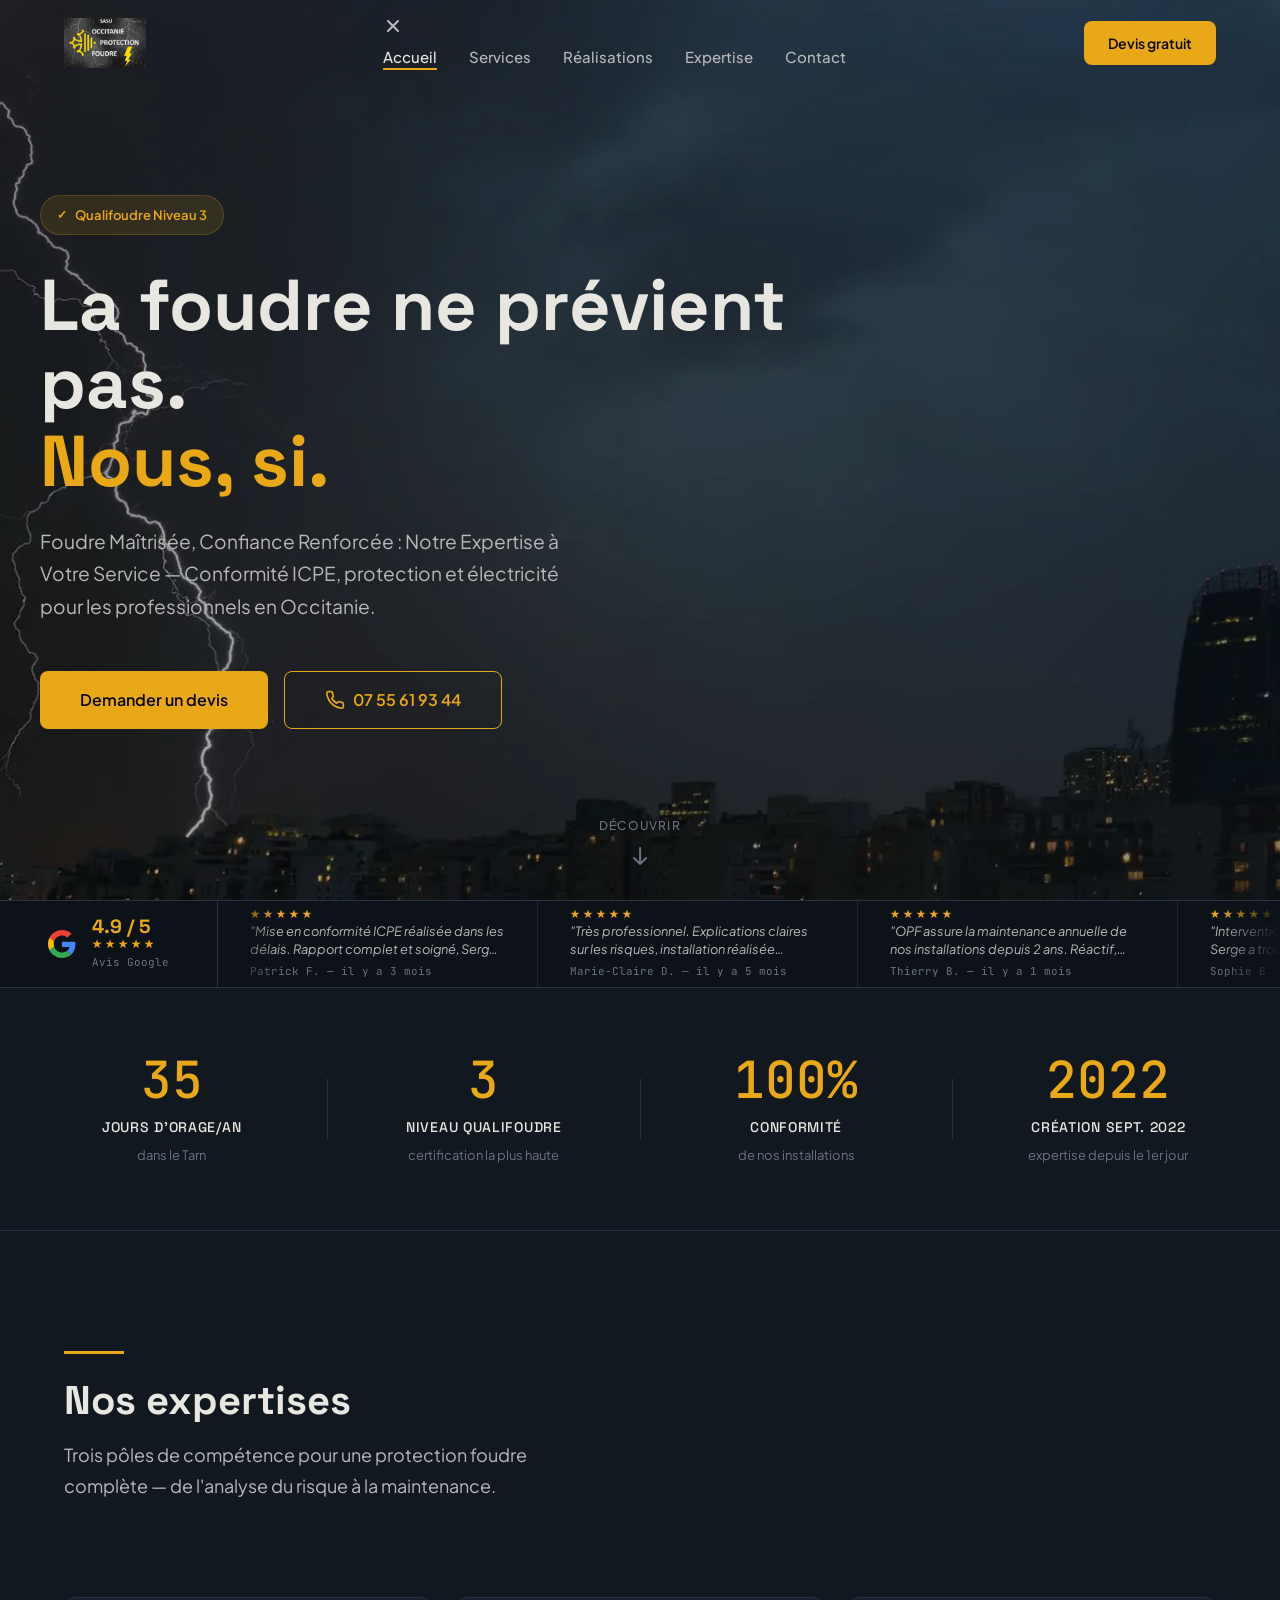
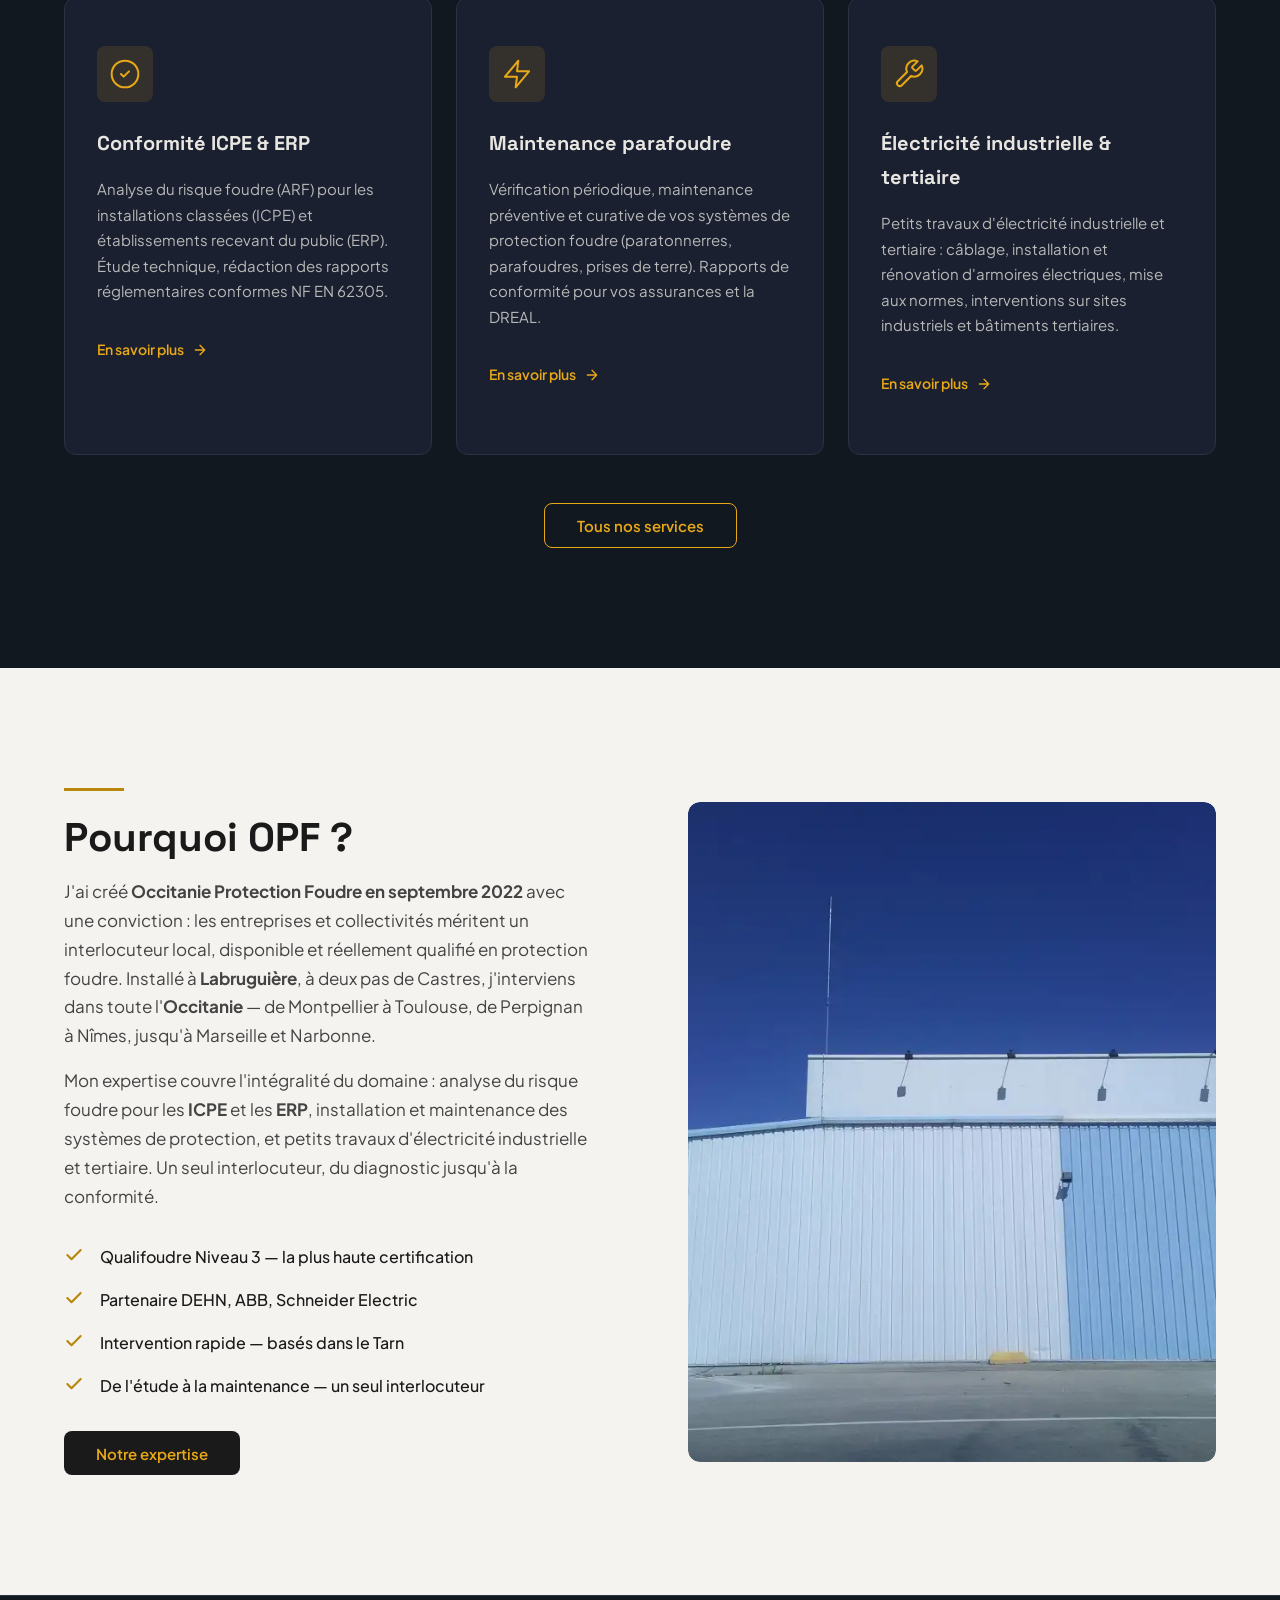
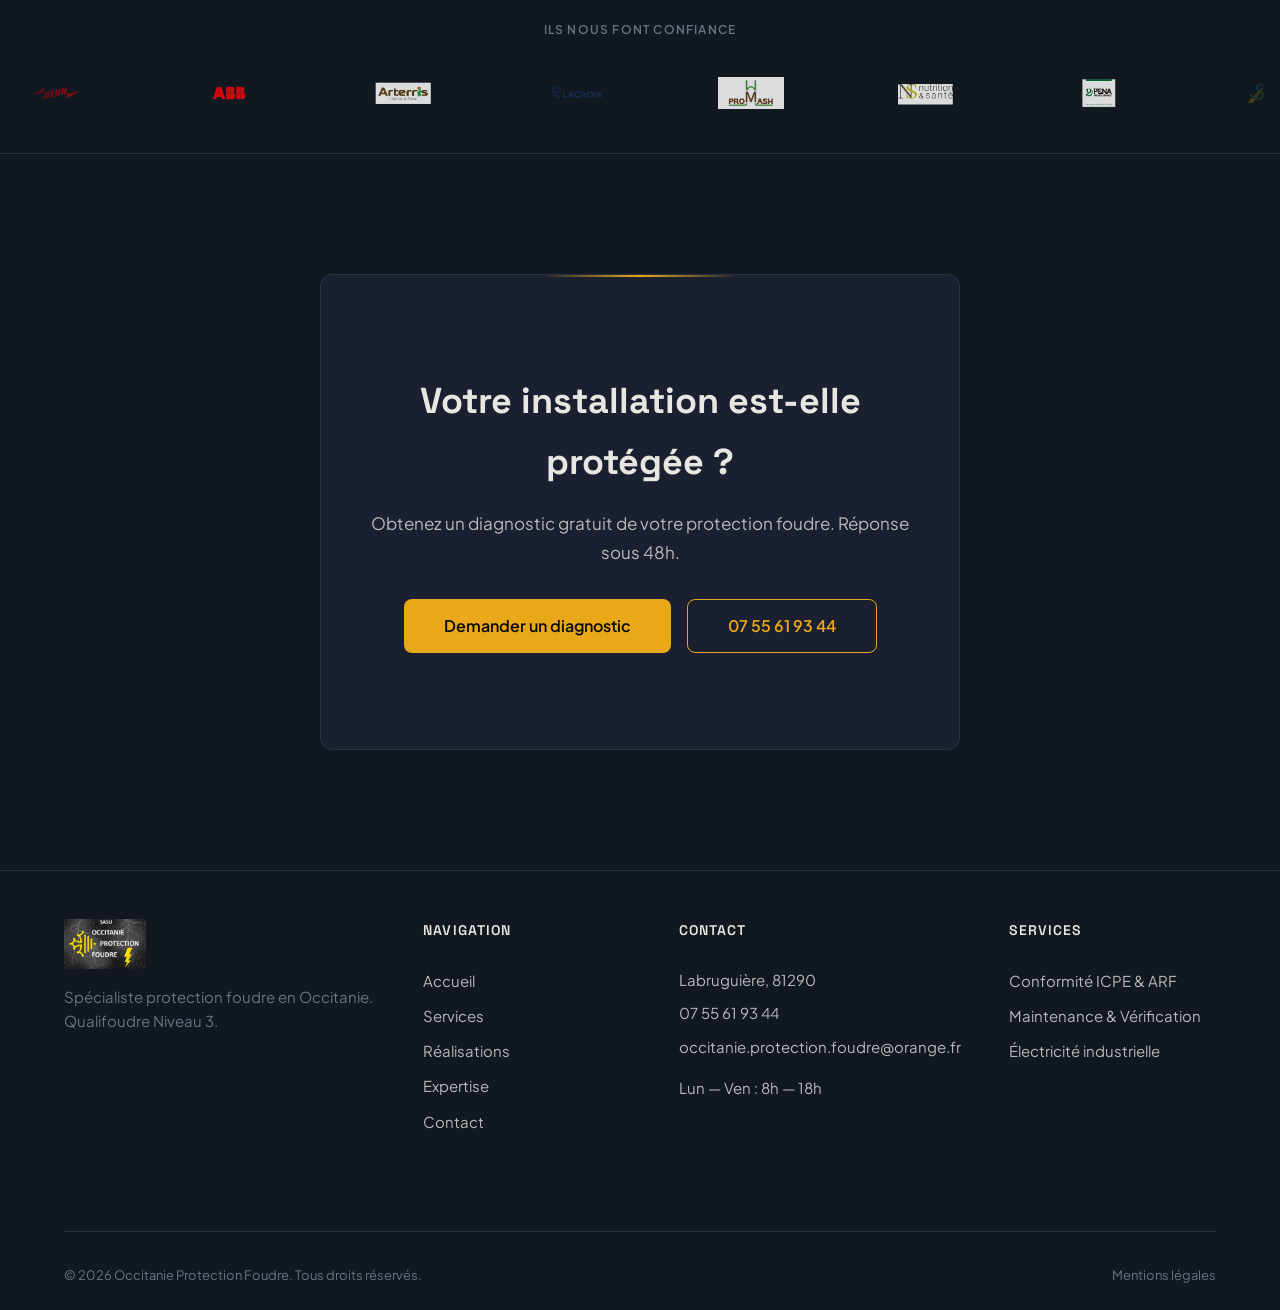
<file: index.html>
<!DOCTYPE html>
<html lang="fr">
<head>
  <meta charset="UTF-8">
  <meta name="viewport" content="width=device-width, initial-scale=1.0">
  <title>Occitanie Protection Foudre | Protection &amp; Conformité Foudre en Occitanie</title>
  <meta name="description" content="Spécialiste protection foudre en Occitanie — paratonnerres, parafoudres, conformité ICPE, maintenance. Qualifoudre Niveau 3. Devis gratuit.">
  <meta name="robots" content="index, follow">
  <link rel="canonical" href="https://www.occitanie-protection-foudre.fr/">

  <!-- Open Graph -->
  <meta property="og:type" content="website">
  <meta property="og:site_name" content="Occitanie Protection Foudre">
  <meta property="og:title" content="Protection Foudre en Occitanie — Paratonnerres, Conformité ICPE">
  <meta property="og:description" content="Spécialiste protection foudre — paratonnerres, parafoudres, conformité ICPE, maintenance. Qualifoudre Niveau 3.">
  <meta property="og:url" content="https://www.occitanie-protection-foudre.fr/">
  <meta property="og:locale" content="fr_FR">

  <!-- Fonts -->
  <link rel="preconnect" href="https://fonts.googleapis.com">
  <link rel="preconnect" href="https://fonts.gstatic.com" crossorigin>
  <link rel="preload" as="style" href="https://fonts.googleapis.com/css2?family=Space+Grotesk:wght@500;700&family=Plus+Jakarta+Sans:wght@400;500;600&family=JetBrains+Mono:wght@500&display=swap">
  <link href="https://fonts.googleapis.com/css2?family=Space+Grotesk:wght@500;700&family=Plus+Jakarta+Sans:wght@400;500;600&family=JetBrains+Mono:wght@500&display=swap" rel="stylesheet">

  <!-- CSS -->
  <link rel="stylesheet" href="css/style.css">

  <!-- Schema.org -->
  <script type="application/ld+json">
  {
    "@context": "https://schema.org",
    "@type": "LocalBusiness",
    "@id": "https://www.occitanie-protection-foudre.fr/#organization",
    "name": "Occitanie Protection Foudre",
    "alternateName": "OPF",
    "url": "https://www.occitanie-protection-foudre.fr",
    "telephone": "+33755619344",
    "email": "occitanie.protection.foudre@orange.fr",
    "address": {
      "@type": "PostalAddress",
      "addressLocality": "Labruguière",
      "postalCode": "81290",
      "addressRegion": "Occitanie",
      "addressCountry": "FR"
    },
    "areaServed": [
      { "@type": "AdministrativeArea", "name": "Occitanie" },
      { "@type": "AdministrativeArea", "name": "Tarn" }
    ],
    "openingHoursSpecification": {
      "@type": "OpeningHoursSpecification",
      "dayOfWeek": ["Monday","Tuesday","Wednesday","Thursday","Friday"],
      "opens": "08:00",
      "closes": "18:00"
    },
    "priceRange": "€€€",
    "description": "Spécialiste protection foudre en Occitanie — paratonnerres, parafoudres, conformité ICPE, maintenance. Qualifoudre Niveau 3.",
    "knowsAbout": ["Protection foudre", "Paratonnerre", "Parafoudre", "Conformité ICPE", "Analyse du risque foudre"],
    "hasOfferCatalog": {
      "@type": "OfferCatalog",
      "name": "Services OPF",
      "itemListElement": [
        {
          "@type": "Offer",
          "itemOffered": { "@type": "Service", "name": "Conformité foudre ICPE", "description": "Analyse du risque foudre, étude technique, mise en conformité des installations classées" }
        },
        {
          "@type": "Offer",
          "itemOffered": { "@type": "Service", "name": "Installation paratonnerres", "description": "Pose et raccordement de paratonnerres et systèmes de protection externe" }
        },
        {
          "@type": "Offer",
          "itemOffered": { "@type": "Service", "name": "Maintenance & vérification", "description": "Vérification périodique, maintenance préventive, rapports de conformité" }
        }
      ]
    }
  }
  </script>
  <script type="application/ld+json">
  {
    "@context": "https://schema.org",
    "@type": "WebSite",
    "name": "Occitanie Protection Foudre",
    "url": "https://www.occitanie-protection-foudre.fr",
    "description": "Spécialiste protection foudre en Occitanie",
    "publisher": { "@id": "https://www.occitanie-protection-foudre.fr/#organization" }
  }
  </script>
</head>
<body>

  <!-- Skip to content -->
  <a href="#main" class="skip-link">Aller au contenu principal</a>

  <!-- Header -->
  <header class="header" id="header">
    <div class="header__inner">
      <a href="index.html" class="header__logo" aria-label="Occitanie Protection Foudre — Accueil">
        <img src="images/logos/logo-opf.jpg" alt="Occitanie Protection Foudre" class="header__logo-img" width="83" height="50">
      </a>
      <nav class="header__nav" id="nav" aria-label="Navigation principale">
        <button class="header__nav-close" id="nav-close" aria-label="Fermer le menu">
          <svg width="20" height="20" viewBox="0 0 24 24" fill="none" stroke="currentColor" stroke-width="2.5" stroke-linecap="round"><line x1="18" y1="6" x2="6" y2="18"/><line x1="6" y1="6" x2="18" y2="18"/></svg>
        </button>
        <ul class="header__nav-list">
          <li><a href="index.html" class="header__nav-link active" aria-current="page">Accueil</a></li>
          <li><a href="services.html" class="header__nav-link">Services</a></li>
          <li><a href="realisations.html" class="header__nav-link">Réalisations</a></li>
          <li><a href="expertise.html" class="header__nav-link">Expertise</a></li>
          <li><a href="contact.html" class="header__nav-link">Contact</a></li>
        </ul>
      </nav>
      <a href="contact.html" class="btn btn--primary header__cta">Devis gratuit</a>
      <button class="header__burger" id="burger" aria-label="Ouvrir le menu" aria-expanded="false" aria-controls="nav">
        <span></span><span></span><span></span>
      </button>
    </div>
  </header>

  <!-- Hero -->
  <section class="hero" id="hero">
    <div class="hero__bg" aria-hidden="true">
      <img src="images/photos/hero-foudre.webp" alt="" class="hero__bg-img" width="1920" height="894" fetchpriority="high" decoding="async">
      <!-- SVG Lightning bolts -->
      <div class="hero__storm" aria-hidden="true">
        <!-- Bolt 1 — main, left-center, tall -->
        <svg class="hero__bolt" viewBox="0 0 1200 750" preserveAspectRatio="xMidYMid slice" xmlns="http://www.w3.org/2000/svg">
          <path d="M 378,0 L 355,98 L 390,94 L 330,212 L 382,206 L 316,350 L 375,342 L 320,472 L 385,463 L 338,598 L 402,590 L 360,730" stroke="rgba(225,242,255,0.92)" stroke-width="2.5" fill="none" stroke-linecap="round" stroke-linejoin="round"/>
          <path d="M 382,206 L 342,292 L 380,283 L 350,372" stroke="rgba(200,230,255,0.62)" stroke-width="1.5" fill="none" stroke-linecap="round" stroke-linejoin="round"/>
        </svg>
        <!-- Bolt 2 — right side -->
        <svg class="hero__bolt" viewBox="0 0 1200 750" preserveAspectRatio="xMidYMid slice" xmlns="http://www.w3.org/2000/svg">
          <path d="M 848,0 L 826,90 L 864,86 L 806,200 L 860,193 L 820,310 L 870,302 L 836,420 L 885,410 L 850,522" stroke="rgba(220,240,255,0.88)" stroke-width="2.2" fill="none" stroke-linecap="round" stroke-linejoin="round"/>
          <path d="M 860,193 L 900,272 L 868,265 L 895,348" stroke="rgba(195,225,255,0.55)" stroke-width="1.4" fill="none" stroke-linecap="round" stroke-linejoin="round"/>
        </svg>
        <!-- Bolt 3 — far left, background -->
        <svg class="hero__bolt" viewBox="0 0 1200 750" preserveAspectRatio="xMidYMid slice" xmlns="http://www.w3.org/2000/svg">
          <path d="M 218,0 L 200,74 L 224,71 L 188,165 L 220,160 L 184,260 L 222,252 L 192,346" stroke="rgba(210,235,255,0.78)" stroke-width="1.8" fill="none" stroke-linecap="round" stroke-linejoin="round"/>
        </svg>
        <!-- Bolt 4 — center-right -->
        <svg class="hero__bolt" viewBox="0 0 1200 750" preserveAspectRatio="xMidYMid slice" xmlns="http://www.w3.org/2000/svg">
          <path d="M 662,0 L 642,86 L 670,83 L 626,195 L 672,188 L 635,300 L 676,292 L 646,404" stroke="rgba(215,238,255,0.82)" stroke-width="2" fill="none" stroke-linecap="round" stroke-linejoin="round"/>
          <path d="M 626,195 L 588,272 L 625,264 L 598,350" stroke="rgba(190,222,255,0.5)" stroke-width="1.3" fill="none" stroke-linecap="round" stroke-linejoin="round"/>
        </svg>
        <div class="hero__flash" id="hero-flash"></div>
      </div>
    </div>
    <div class="hero__content">
      <div class="hero__badge">
        <span class="hero__badge-icon" aria-hidden="true">✓</span>
        Qualifoudre Niveau 3
      </div>
      <h1 class="hero__title">
        La foudre ne prévient pas.<br>
        <span class="hero__title-accent">Nous, si.</span>
      </h1>
      <p class="hero__subtitle">
        Foudre Maîtrisée, Confiance Renforcée&nbsp;: Notre Expertise à Votre Service — Conformité ICPE, protection et électricité pour les professionnels en Occitanie.
      </p>
      <div class="hero__actions">
        <a href="contact.html" class="btn btn--primary btn--lg">Demander un devis</a>
        <a href="tel:+33755619344" class="btn btn--outline btn--lg">
          <svg class="btn__icon" width="20" height="20" viewBox="0 0 24 24" fill="none" stroke="currentColor" stroke-width="2" stroke-linecap="round" stroke-linejoin="round" aria-hidden="true"><path d="M22 16.92v3a2 2 0 0 1-2.18 2 19.79 19.79 0 0 1-8.63-3.07 19.5 19.5 0 0 1-6-6 19.79 19.79 0 0 1-3.07-8.67A2 2 0 0 1 4.11 2h3a2 2 0 0 1 2 1.72 12.84 12.84 0 0 0 .7 2.81 2 2 0 0 1-.45 2.11L8.09 9.91a16 16 0 0 0 6 6l1.27-1.27a2 2 0 0 1 2.11-.45 12.84 12.84 0 0 0 2.81.7A2 2 0 0 1 22 16.92z"/></svg>
          07 55 61 93 44
        </a>
      </div>
    </div>
    <div class="hero__scroll" aria-hidden="true">
      <span>Découvrir</span>
      <svg width="16" height="24" viewBox="0 0 16 24" fill="none"><path d="M8 4v16m0 0l-6-6m6 6l6-6" stroke="currentColor" stroke-width="2" stroke-linecap="round" stroke-linejoin="round"/></svg>
    </div>
  </section>

  <!-- Reviews bandeau -->
  <div class="reviews-band" aria-label="Avis clients Google">
    <div class="reviews-band__label">
      <!-- Google G logo -->
      <svg class="reviews-band__google-icon" width="28" height="28" viewBox="0 0 48 48" xmlns="http://www.w3.org/2000/svg" aria-hidden="true">
        <path fill="#EA4335" d="M24 9.5c3.54 0 6.71 1.22 9.21 3.6l6.85-6.85C35.9 2.38 30.47 0 24 0 14.62 0 6.51 5.38 2.56 13.22l7.98 6.19C12.43 13.72 17.74 9.5 24 9.5z"/>
        <path fill="#4285F4" d="M46.98 24.55c0-1.57-.15-3.09-.38-4.55H24v9.02h12.94c-.58 2.96-2.26 5.48-4.78 7.18l7.73 6c4.51-4.18 7.09-10.36 7.09-17.65z"/>
        <path fill="#FBBC05" d="M10.53 28.59c-.48-1.45-.76-2.99-.76-4.59s.27-3.14.76-4.59l-7.98-6.19C.92 16.46 0 20.12 0 24c0 3.88.92 7.54 2.56 10.78l7.97-6.19z"/>
        <path fill="#34A853" d="M24 48c6.48 0 11.93-2.13 15.89-5.81l-7.73-6c-2.18 1.48-4.97 2.31-8.16 2.31-6.26 0-11.57-4.22-13.47-9.91l-7.98 6.19C6.51 42.62 14.62 48 24 48z"/>
      </svg>
      <div class="reviews-band__label-info">
        <span class="reviews-band__score">4.9 / 5</span>
        <span class="reviews-band__stars">★★★★★</span>
        <span class="reviews-band__count">Avis Google</span>
      </div>
    </div>
    <div class="reviews-band__carousel">
      <div class="reviews-band__track">
        <!-- Reviews × 2 for infinite loop -->
        <div class="reviews-band__item">
          <span class="reviews-band__item-stars">★★★★★</span>
          <p class="reviews-band__item-text">"Mise en conformité ICPE réalisée dans les délais. Rapport complet et soigné, Serge explique bien chaque étape."</p>
          <span class="reviews-band__item-author">Patrick F. — il y a 3 mois</span>
        </div>
        <div class="reviews-band__item">
          <span class="reviews-band__item-stars">★★★★★</span>
          <p class="reviews-band__item-text">"Très professionnel. Explications claires sur les risques, installation réalisée proprement avec rapport de vérification détaillé."</p>
          <span class="reviews-band__item-author">Marie-Claire D. — il y a 5 mois</span>
        </div>
        <div class="reviews-band__item">
          <span class="reviews-band__item-stars">★★★★★</span>
          <p class="reviews-band__item-text">"OPF assure la maintenance annuelle de nos installations depuis 2 ans. Réactif, sérieux, tarif honnête. Un partenaire de confiance."</p>
          <span class="reviews-band__item-author">Thierry B. — il y a 1 mois</span>
        </div>
        <div class="reviews-band__item">
          <span class="reviews-band__item-stars">★★★★★</span>
          <p class="reviews-band__item-text">"Intervention rapide suite à une urgence. Serge a trouvé les dispositifs adaptés à notre configuration. Excellent travail !"</p>
          <span class="reviews-band__item-author">Sophie B. — il y a 7 mois</span>
        </div>
        <div class="reviews-band__item">
          <span class="reviews-band__item-stars">★★★★★</span>
          <p class="reviews-band__item-text">"Compétent, disponible, professionnel. L'ARF était parfaite pour notre inspection DREAL. Merci pour le sérieux du dossier."</p>
          <span class="reviews-band__item-author">Jean-Luc P. — il y a 2 mois</span>
        </div>
        <div class="reviews-band__item">
          <span class="reviews-band__item-stars">★★★★★</span>
          <p class="reviews-band__item-text">"Spécialiste reconnu, connaît parfaitement les normes NF EN 62305. Rigueur du travail irréprochable et suivi post-installation top."</p>
          <span class="reviews-band__item-author">Véronique C. — il y a 4 mois</span>
        </div>
        <!-- Duplicate for seamless loop -->
        <div class="reviews-band__item">
          <span class="reviews-band__item-stars">★★★★★</span>
          <p class="reviews-band__item-text">"Mise en conformité ICPE réalisée dans les délais. Rapport complet et soigné, Serge explique bien chaque étape."</p>
          <span class="reviews-band__item-author">Patrick F. — il y a 3 mois</span>
        </div>
        <div class="reviews-band__item">
          <span class="reviews-band__item-stars">★★★★★</span>
          <p class="reviews-band__item-text">"Très professionnel. Explications claires sur les risques, installation réalisée proprement avec rapport de vérification détaillé."</p>
          <span class="reviews-band__item-author">Marie-Claire D. — il y a 5 mois</span>
        </div>
        <div class="reviews-band__item">
          <span class="reviews-band__item-stars">★★★★★</span>
          <p class="reviews-band__item-text">"OPF assure la maintenance annuelle de nos installations depuis 2 ans. Réactif, sérieux, tarif honnête. Un partenaire de confiance."</p>
          <span class="reviews-band__item-author">Thierry B. — il y a 1 mois</span>
        </div>
        <div class="reviews-band__item">
          <span class="reviews-band__item-stars">★★★★★</span>
          <p class="reviews-band__item-text">"Intervention rapide suite à une urgence. Serge a trouvé les dispositifs adaptés à notre configuration. Excellent travail !"</p>
          <span class="reviews-band__item-author">Sophie B. — il y a 7 mois</span>
        </div>
        <div class="reviews-band__item">
          <span class="reviews-band__item-stars">★★★★★</span>
          <p class="reviews-band__item-text">"Compétent, disponible, professionnel. L'ARF était parfaite pour notre inspection DREAL. Merci pour le sérieux du dossier."</p>
          <span class="reviews-band__item-author">Jean-Luc P. — il y a 2 mois</span>
        </div>
        <div class="reviews-band__item">
          <span class="reviews-band__item-stars">★★★★★</span>
          <p class="reviews-band__item-text">"Spécialiste reconnu, connaît parfaitement les normes NF EN 62305. Rigueur du travail irréprochable et suivi post-installation top."</p>
          <span class="reviews-band__item-author">Véronique C. — il y a 4 mois</span>
        </div>
      </div>
    </div>
  </div>

  <main id="main">

    <!-- Stats -->
    <section class="stats" aria-label="Chiffres clés">
      <div class="stats__inner">
        <div class="stats__item" data-reveal>
          <span class="stats__number" data-count="35">0</span>
          <span class="stats__unit">jours d'orage/an</span>
          <span class="stats__label">dans le Tarn</span>
        </div>
        <div class="stats__divider" aria-hidden="true"></div>
        <div class="stats__item" data-reveal>
          <span class="stats__number" data-count="3">0</span>
          <span class="stats__unit">Niveau Qualifoudre</span>
          <span class="stats__label">certification la plus haute</span>
        </div>
        <div class="stats__divider" aria-hidden="true"></div>
        <div class="stats__item" data-reveal>
          <span class="stats__number" data-count="100" data-suffix="%">0</span>
          <span class="stats__unit">conformité</span>
          <span class="stats__label">de nos installations</span>
        </div>
        <div class="stats__divider" aria-hidden="true"></div>
        <div class="stats__item" data-reveal>
          <span class="stats__number" data-count="2022" data-raw>2022</span>
          <span class="stats__unit">création sept. 2022</span>
          <span class="stats__label">expertise depuis le 1er jour</span>
        </div>
      </div>
    </section>

    <!-- Services -->
    <section class="services section" id="services">
      <div class="container">
        <div class="section__header" data-reveal>
          <div class="section__line" aria-hidden="true"></div>
          <h2 class="section__title">Nos expertises</h2>
          <p class="section__subtitle">Trois pôles de compétence pour une protection foudre complète — de l'analyse du risque à la maintenance.</p>
        </div>
        <div class="services__grid">

          <article class="service-card" data-reveal>
            <div class="service-card__icon" aria-hidden="true">
              <svg width="32" height="32" viewBox="0 0 24 24" fill="none" stroke="currentColor" stroke-width="1.5" stroke-linecap="round" stroke-linejoin="round"><path d="M9 12l2 2 4-4"/><path d="M12 2a10 10 0 1 0 0 20 10 10 0 0 0 0-20z"/></svg>
            </div>
            <h3 class="service-card__title">Conformité ICPE &amp; ERP</h3>
            <p class="service-card__text">Analyse du risque foudre (ARF) pour les installations classées (ICPE) et établissements recevant du public (ERP). Étude technique, rédaction des rapports réglementaires conformes NF&nbsp;EN&nbsp;62305.</p>
            <a href="conformite-icpe.html" class="service-card__link">
              En savoir plus
              <svg width="16" height="16" viewBox="0 0 24 24" fill="none" stroke="currentColor" stroke-width="2" stroke-linecap="round" stroke-linejoin="round" aria-hidden="true"><path d="M5 12h14m-7-7l7 7-7 7"/></svg>
            </a>
          </article>

          <article class="service-card" data-reveal>
            <div class="service-card__icon" aria-hidden="true">
              <svg width="32" height="32" viewBox="0 0 24 24" fill="none" stroke="currentColor" stroke-width="1.5" stroke-linecap="round" stroke-linejoin="round"><path d="M13 2L3 14h9l-1 8 10-12h-9l1-8z"/></svg>
            </div>
            <h3 class="service-card__title">Maintenance parafoudre</h3>
            <p class="service-card__text">Vérification périodique, maintenance préventive et curative de vos systèmes de protection foudre (paratonnerres, parafoudres, prises de terre). Rapports de conformité pour vos assurances et la DREAL.</p>
            <a href="maintenance.html" class="service-card__link">
              En savoir plus
              <svg width="16" height="16" viewBox="0 0 24 24" fill="none" stroke="currentColor" stroke-width="2" stroke-linecap="round" stroke-linejoin="round" aria-hidden="true"><path d="M5 12h14m-7-7l7 7-7 7"/></svg>
            </a>
          </article>

          <article class="service-card" data-reveal>
            <div class="service-card__icon" aria-hidden="true">
              <svg width="32" height="32" viewBox="0 0 24 24" fill="none" stroke="currentColor" stroke-width="1.5" stroke-linecap="round" stroke-linejoin="round"><path d="M14.7 6.3a1 1 0 0 0 0 1.4l1.6 1.6a1 1 0 0 0 1.4 0l3.77-3.77a6 6 0 0 1-7.94 7.94l-6.91 6.91a2.12 2.12 0 0 1-3-3l6.91-6.91a6 6 0 0 1 7.94-7.94l-3.76 3.76z"/></svg>
            </div>
            <h3 class="service-card__title">Électricité industrielle &amp; tertiaire</h3>
            <p class="service-card__text">Petits travaux d'électricité industrielle et tertiaire&nbsp;: câblage, installation et rénovation d'armoires électriques, mise aux normes, interventions sur sites industriels et bâtiments tertiaires.</p>
            <a href="services.html#electricite" class="service-card__link">
              En savoir plus
              <svg width="16" height="16" viewBox="0 0 24 24" fill="none" stroke="currentColor" stroke-width="2" stroke-linecap="round" stroke-linejoin="round" aria-hidden="true"><path d="M5 12h14m-7-7l7 7-7 7"/></svg>
            </a>
          </article>

        </div>
        <div class="services__cta" data-reveal>
          <a href="services.html" class="btn btn--outline">Tous nos services</a>
        </div>
      </div>
    </section>

    <!-- About / Split Section -->
    <section class="about section section--light" id="about">
      <div class="container">
        <div class="about__grid">
          <div class="about__content" data-reveal>
            <div class="section__line" aria-hidden="true"></div>
            <h2 class="section__title">Pourquoi OPF&nbsp;?</h2>
            <p class="about__text">J'ai créé <strong>Occitanie Protection Foudre en septembre&nbsp;2022</strong> avec une conviction&nbsp;: les entreprises et collectivités méritent un interlocuteur local, disponible et réellement qualifié en protection foudre. Installé à <strong>Labruguière</strong>, à deux pas de Castres, j'interviens dans toute l'<strong>Occitanie</strong> — de Montpellier à Toulouse, de Perpignan à Nîmes, jusqu'à Marseille et Narbonne.</p>
            <p class="about__text">Mon expertise couvre l'intégralité du domaine&nbsp;: analyse du risque foudre pour les <strong>ICPE</strong> et les <strong>ERP</strong>, installation et maintenance des systèmes de protection, et petits travaux d'électricité industrielle et tertiaire. Un seul interlocuteur, du diagnostic jusqu'à la conformité.</p>
            <ul class="about__list">
              <li>
                <svg class="about__check" width="20" height="20" viewBox="0 0 24 24" fill="none" stroke="currentColor" stroke-width="2.5" stroke-linecap="round" stroke-linejoin="round" aria-hidden="true"><path d="M20 6L9 17l-5-5"/></svg>
                Qualifoudre Niveau 3 — la plus haute certification
              </li>
              <li>
                <svg class="about__check" width="20" height="20" viewBox="0 0 24 24" fill="none" stroke="currentColor" stroke-width="2.5" stroke-linecap="round" stroke-linejoin="round" aria-hidden="true"><path d="M20 6L9 17l-5-5"/></svg>
                Partenaire DEHN, ABB, Schneider Electric
              </li>
              <li>
                <svg class="about__check" width="20" height="20" viewBox="0 0 24 24" fill="none" stroke="currentColor" stroke-width="2.5" stroke-linecap="round" stroke-linejoin="round" aria-hidden="true"><path d="M20 6L9 17l-5-5"/></svg>
                Intervention rapide — basés dans le Tarn
              </li>
              <li>
                <svg class="about__check" width="20" height="20" viewBox="0 0 24 24" fill="none" stroke="currentColor" stroke-width="2.5" stroke-linecap="round" stroke-linejoin="round" aria-hidden="true"><path d="M20 6L9 17l-5-5"/></svg>
                De l'étude à la maintenance — un seul interlocuteur
              </li>
            </ul>
            <a href="expertise.html" class="btn btn--dark">Notre expertise</a>
          </div>
          <div class="about__visual" data-reveal>
            <div class="about__image-wrapper">
              <img src="images/photos/chantier-01.webp" alt="Intervention OPF — installation paratonnerre" class="about__image" width="1024" height="768" loading="lazy" decoding="async">
            </div>
          </div>
        </div>
      </div>
    </section>

    <!-- Partners / Logos carousel -->
    <section class="partners" aria-label="Partenaires et clients">
      <div class="container">
        <p class="partners__label" style="text-align:center; margin-bottom: var(--space-sm);">Ils nous font confiance</p>
      </div>
      <div class="logo-carousel" aria-label="Logos de nos clients et partenaires">
        <div class="logo-carousel__track">
          <div class="logo-carousel__item"><img src="images/logos/dehn.png" alt="DEHN" loading="lazy"></div>
          <div class="logo-carousel__item"><img src="images/logos/abb.png" alt="ABB" loading="lazy"></div>
          <div class="logo-carousel__item"><img src="images/clients/arterris.png" alt="Arterris" loading="lazy"></div>
          <div class="logo-carousel__item"><img src="images/clients/lacroix.png" alt="Lacroix" loading="lazy"></div>
          <div class="logo-carousel__item"><img src="images/clients/promash.png" alt="Promash" loading="lazy"></div>
          <div class="logo-carousel__item"><img src="images/clients/ns.png" alt="NS" loading="lazy"></div>
          <div class="logo-carousel__item"><img src="images/clients/pena.png" alt="Pena" loading="lazy"></div>
          <div class="logo-carousel__item"><img src="images/clients/smectom.png" alt="SMECTOM" loading="lazy"></div>
          <div class="logo-carousel__item"><img src="images/clients/tryfl.png" alt="Tryfl" loading="lazy"></div>
          <div class="logo-carousel__item"><img src="images/clients/client-1.png" alt="Client" loading="lazy"></div>
          <div class="logo-carousel__item"><img src="images/clients/client-2.png" alt="Client" loading="lazy"></div>
          <div class="logo-carousel__item"><img src="images/clients/client-3.png" alt="Client" loading="lazy"></div>
          <div class="logo-carousel__item"><img src="images/clients/client-4.png" alt="Client" loading="lazy"></div>
          <div class="logo-carousel__item"><img src="images/clients/client-5.png" alt="Client" loading="lazy"></div>
          <div class="logo-carousel__item"><img src="images/clients/client-6.png" alt="Client" loading="lazy"></div>
          <div class="logo-carousel__item"><img src="images/clients/client-7.png" alt="Client" loading="lazy"></div>
          <div class="logo-carousel__item"><img src="images/clients/client-8.png" alt="Client" loading="lazy"></div>
          <div class="logo-carousel__item"><img src="images/clients/client-9.png" alt="Client" loading="lazy"></div>
          <div class="logo-carousel__item"><img src="images/clients/client-10.png" alt="Client" loading="lazy"></div>
          <div class="logo-carousel__item"><img src="images/clients/client-11.png" alt="Client" loading="lazy"></div>
          <div class="logo-carousel__item"><img src="images/clients/client-12.png" alt="Client" loading="lazy"></div>
          <div class="logo-carousel__item"><img src="images/clients/client-13.png" alt="Client" loading="lazy"></div>
          <!-- Duplicate pour boucle infinie -->
          <div class="logo-carousel__item" aria-hidden="true"><img src="images/logos/dehn.png" alt="" loading="lazy"></div>
          <div class="logo-carousel__item" aria-hidden="true"><img src="images/logos/abb.png" alt="" loading="lazy"></div>
          <div class="logo-carousel__item" aria-hidden="true"><img src="images/clients/arterris.png" alt="" loading="lazy"></div>
          <div class="logo-carousel__item" aria-hidden="true"><img src="images/clients/lacroix.png" alt="" loading="lazy"></div>
          <div class="logo-carousel__item" aria-hidden="true"><img src="images/clients/promash.png" alt="" loading="lazy"></div>
          <div class="logo-carousel__item" aria-hidden="true"><img src="images/clients/ns.png" alt="" loading="lazy"></div>
          <div class="logo-carousel__item" aria-hidden="true"><img src="images/clients/pena.png" alt="" loading="lazy"></div>
          <div class="logo-carousel__item" aria-hidden="true"><img src="images/clients/smectom.png" alt="" loading="lazy"></div>
          <div class="logo-carousel__item" aria-hidden="true"><img src="images/clients/tryfl.png" alt="" loading="lazy"></div>
          <div class="logo-carousel__item" aria-hidden="true"><img src="images/clients/client-1.png" alt="" loading="lazy"></div>
          <div class="logo-carousel__item" aria-hidden="true"><img src="images/clients/client-2.png" alt="" loading="lazy"></div>
          <div class="logo-carousel__item" aria-hidden="true"><img src="images/clients/client-3.png" alt="" loading="lazy"></div>
          <div class="logo-carousel__item" aria-hidden="true"><img src="images/clients/client-4.png" alt="" loading="lazy"></div>
          <div class="logo-carousel__item" aria-hidden="true"><img src="images/clients/client-5.png" alt="" loading="lazy"></div>
          <div class="logo-carousel__item" aria-hidden="true"><img src="images/clients/client-6.png" alt="" loading="lazy"></div>
          <div class="logo-carousel__item" aria-hidden="true"><img src="images/clients/client-7.png" alt="" loading="lazy"></div>
          <div class="logo-carousel__item" aria-hidden="true"><img src="images/clients/client-8.png" alt="" loading="lazy"></div>
          <div class="logo-carousel__item" aria-hidden="true"><img src="images/clients/client-9.png" alt="" loading="lazy"></div>
          <div class="logo-carousel__item" aria-hidden="true"><img src="images/clients/client-10.png" alt="" loading="lazy"></div>
          <div class="logo-carousel__item" aria-hidden="true"><img src="images/clients/client-11.png" alt="" loading="lazy"></div>
          <div class="logo-carousel__item" aria-hidden="true"><img src="images/clients/client-12.png" alt="" loading="lazy"></div>
          <div class="logo-carousel__item" aria-hidden="true"><img src="images/clients/client-13.png" alt="" loading="lazy"></div>
        </div>
      </div>
    </section>

    <!-- CTA Final -->
    <section class="cta-section section">
      <div class="container">
        <div class="cta-section__inner" data-reveal>
          <h2 class="cta-section__title">Votre installation est-elle protégée&nbsp;?</h2>
          <p class="cta-section__text">Obtenez un diagnostic gratuit de votre protection foudre. Réponse sous 48h.</p>
          <div class="cta-section__actions">
            <a href="contact.html" class="btn btn--primary btn--lg">Demander un diagnostic</a>
            <a href="tel:+33755619344" class="btn btn--outline btn--lg">07 55 61 93 44</a>
          </div>
        </div>
      </div>
    </section>

  </main>

  <!-- Footer -->
  <footer class="footer">
    <div class="container">
      <div class="footer__grid">
        <div class="footer__brand">
          <a href="index.html" class="footer__logo" aria-label="Occitanie Protection Foudre — Accueil">
            <img src="images/logos/logo-opf.jpg" alt="Occitanie Protection Foudre" class="header__logo-img" width="83" height="50">
          </a>
          <p class="footer__tagline">Spécialiste protection foudre en Occitanie.<br>Qualifoudre Niveau 3.</p>
        </div>
        <nav class="footer__nav" aria-label="Navigation pied de page">
          <h3 class="footer__heading">Navigation</h3>
          <ul>
            <li><a href="index.html">Accueil</a></li>
            <li><a href="services.html">Services</a></li>
            <li><a href="realisations.html">Réalisations</a></li>
            <li><a href="expertise.html">Expertise</a></li>
            <li><a href="contact.html">Contact</a></li>
          </ul>
        </nav>
        <div class="footer__contact">
          <h3 class="footer__heading">Contact</h3>
          <address>
            <p>Labruguière, 81290</p>
            <p><a href="tel:+33755619344">07 55 61 93 44</a></p>
            <p><a href="mailto:occitanie.protection.foudre@orange.fr">occitanie.protection.foudre@orange.fr</a></p>
          </address>
          <p class="footer__hours">Lun — Ven : 8h — 18h</p>
        </div>
        <div class="footer__services">
          <h3 class="footer__heading">Services</h3>
          <ul>
            <li><a href="conformite-icpe.html">Conformité ICPE &amp; ARF</a></li>
            <li><a href="maintenance.html">Maintenance &amp; Vérification</a></li>
            <li><a href="electricite.html">Électricité industrielle</a></li>
          </ul>
        </div>
      </div>
      <div class="footer__bottom">
        <p>&copy; 2026 Occitanie Protection Foudre. Tous droits réservés.</p>
        <p><a href="mentions-legales.html">Mentions légales</a></p>
      </div>
    </div>
  </footer>

  <script src="js/main.js" defer></script>
</body>
</html>
</file>
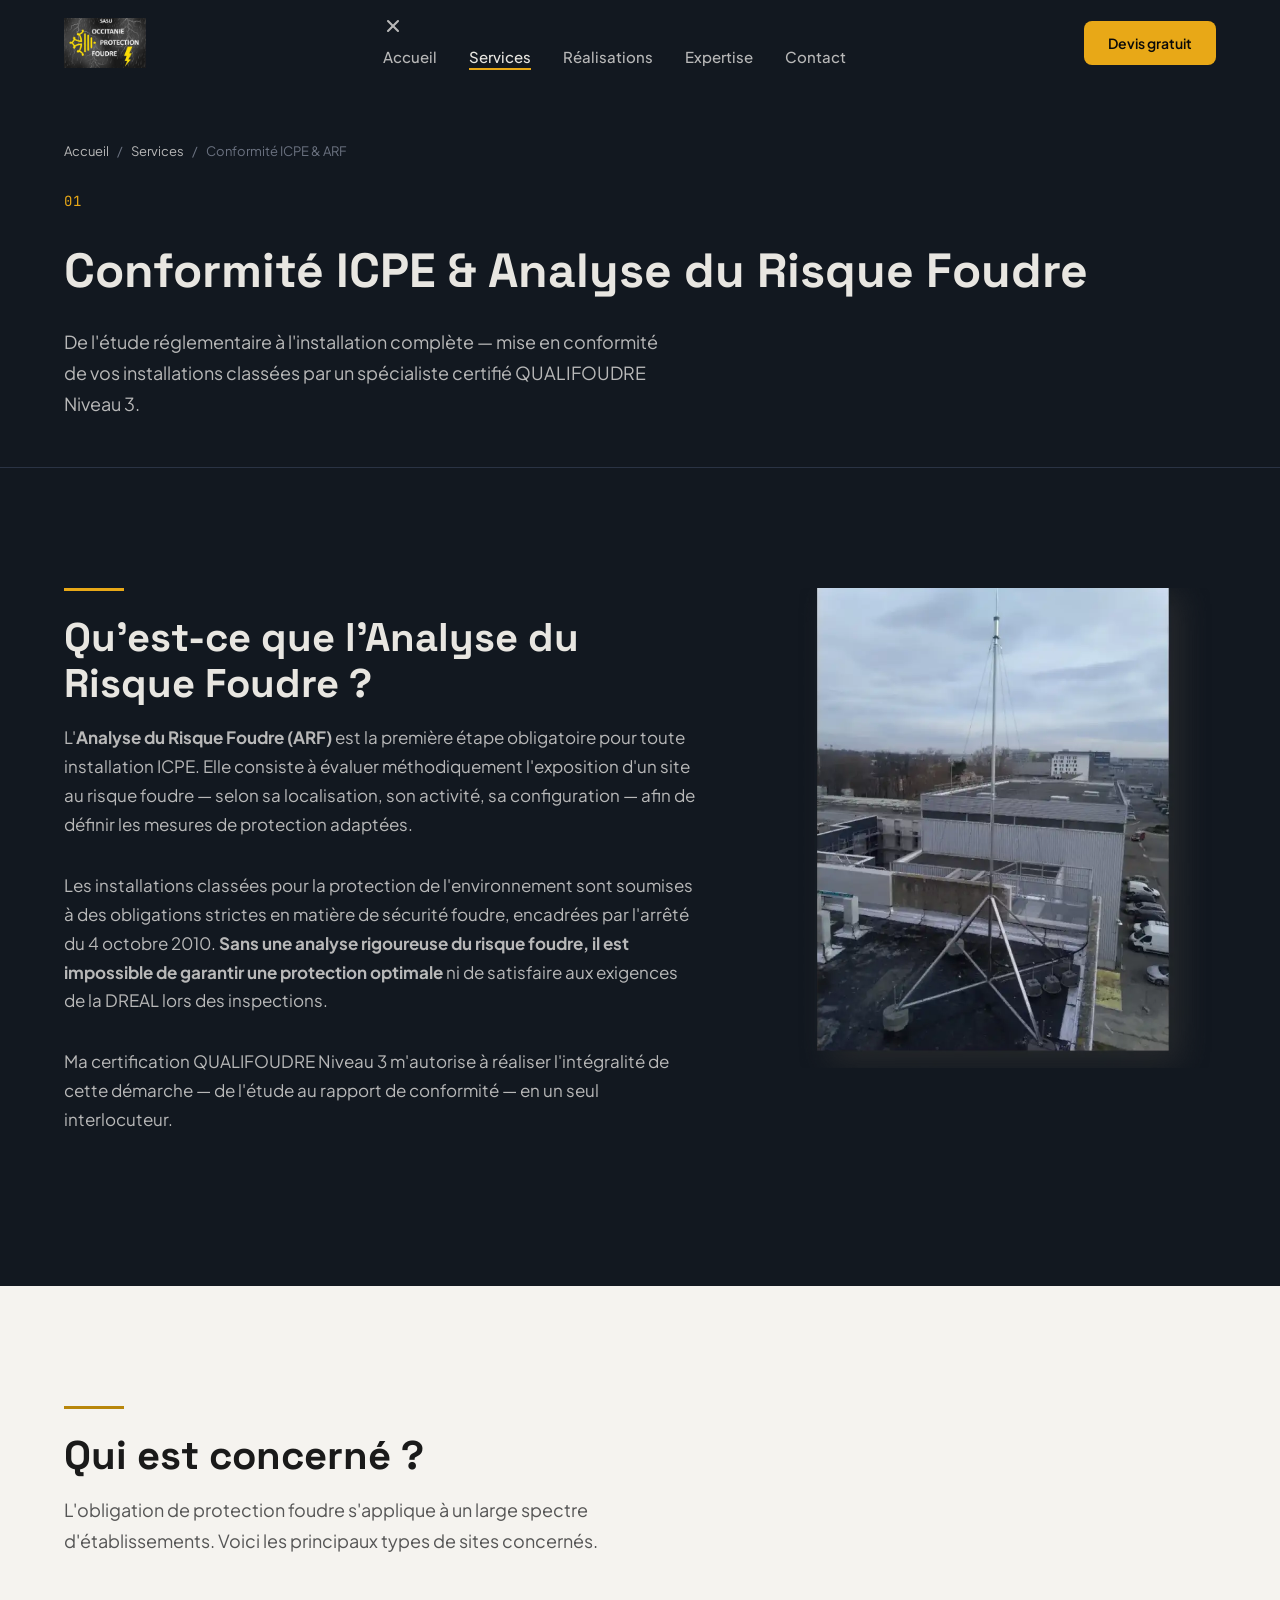
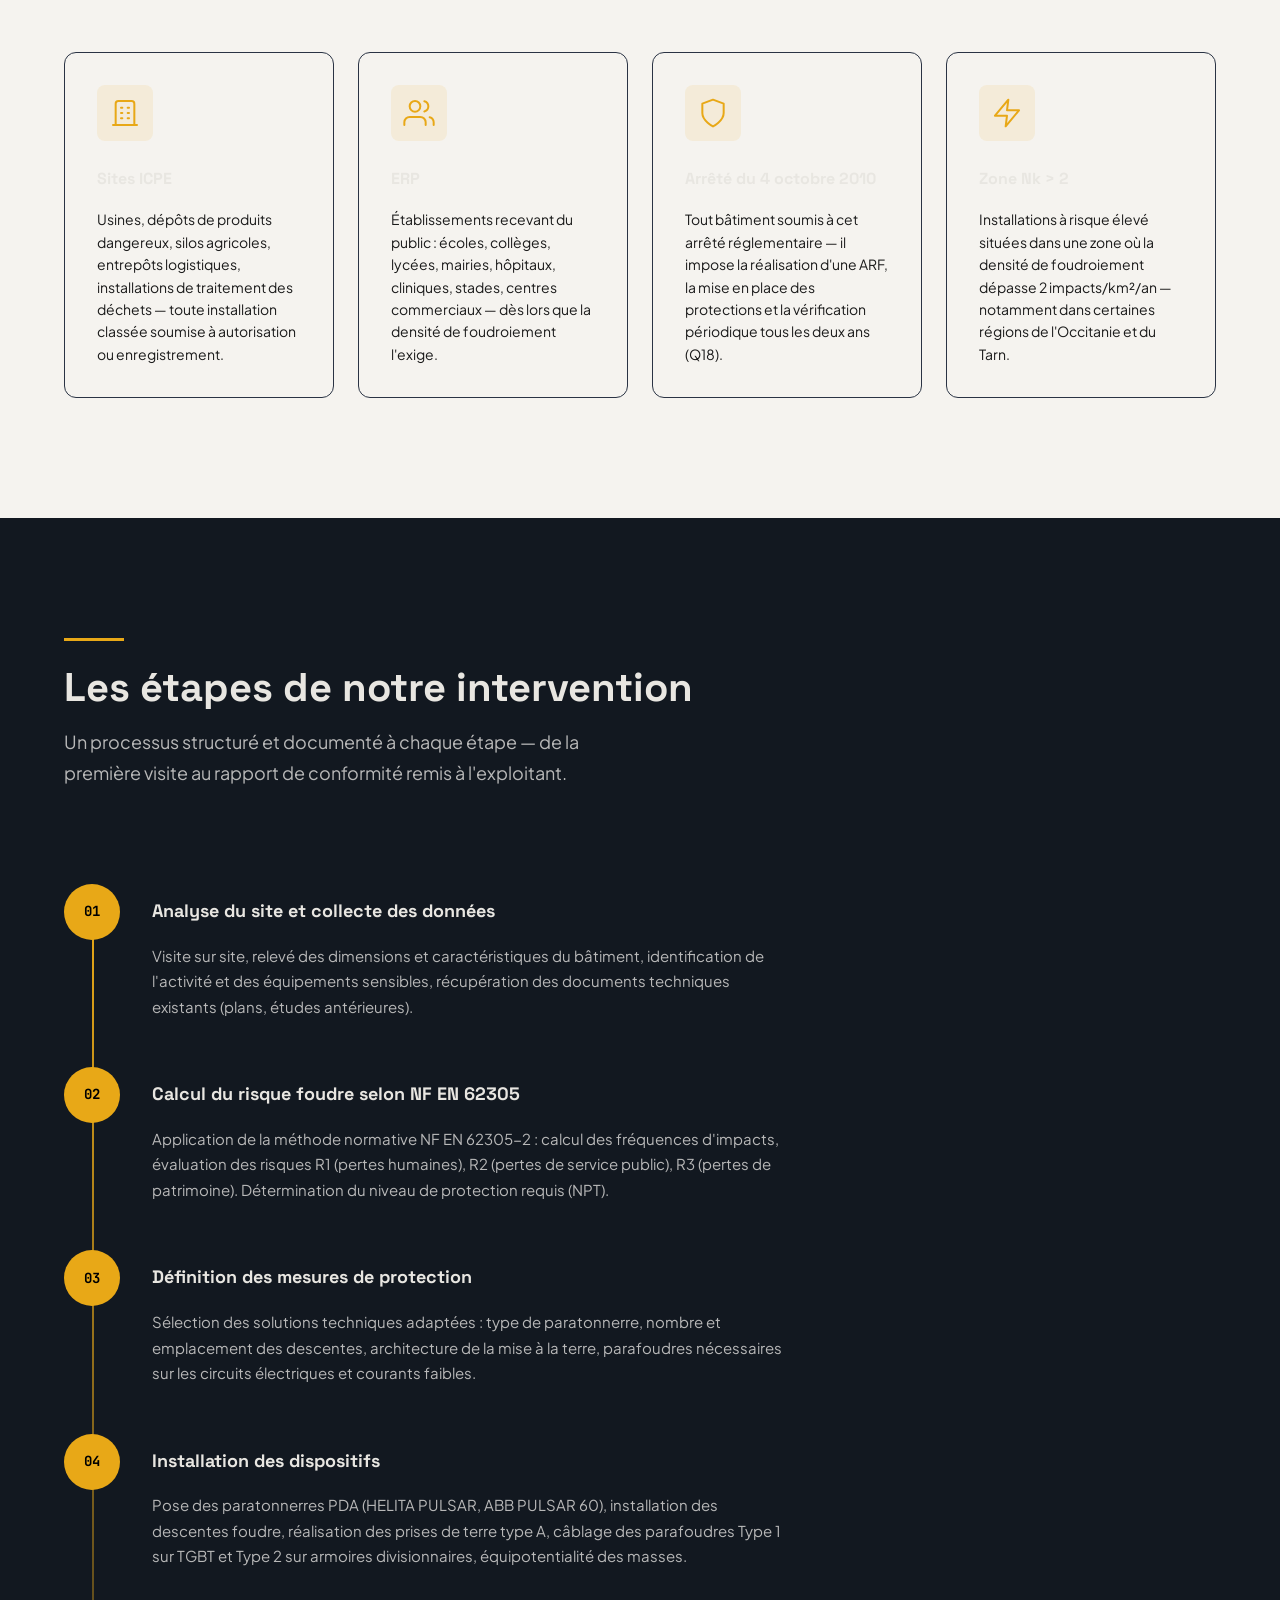
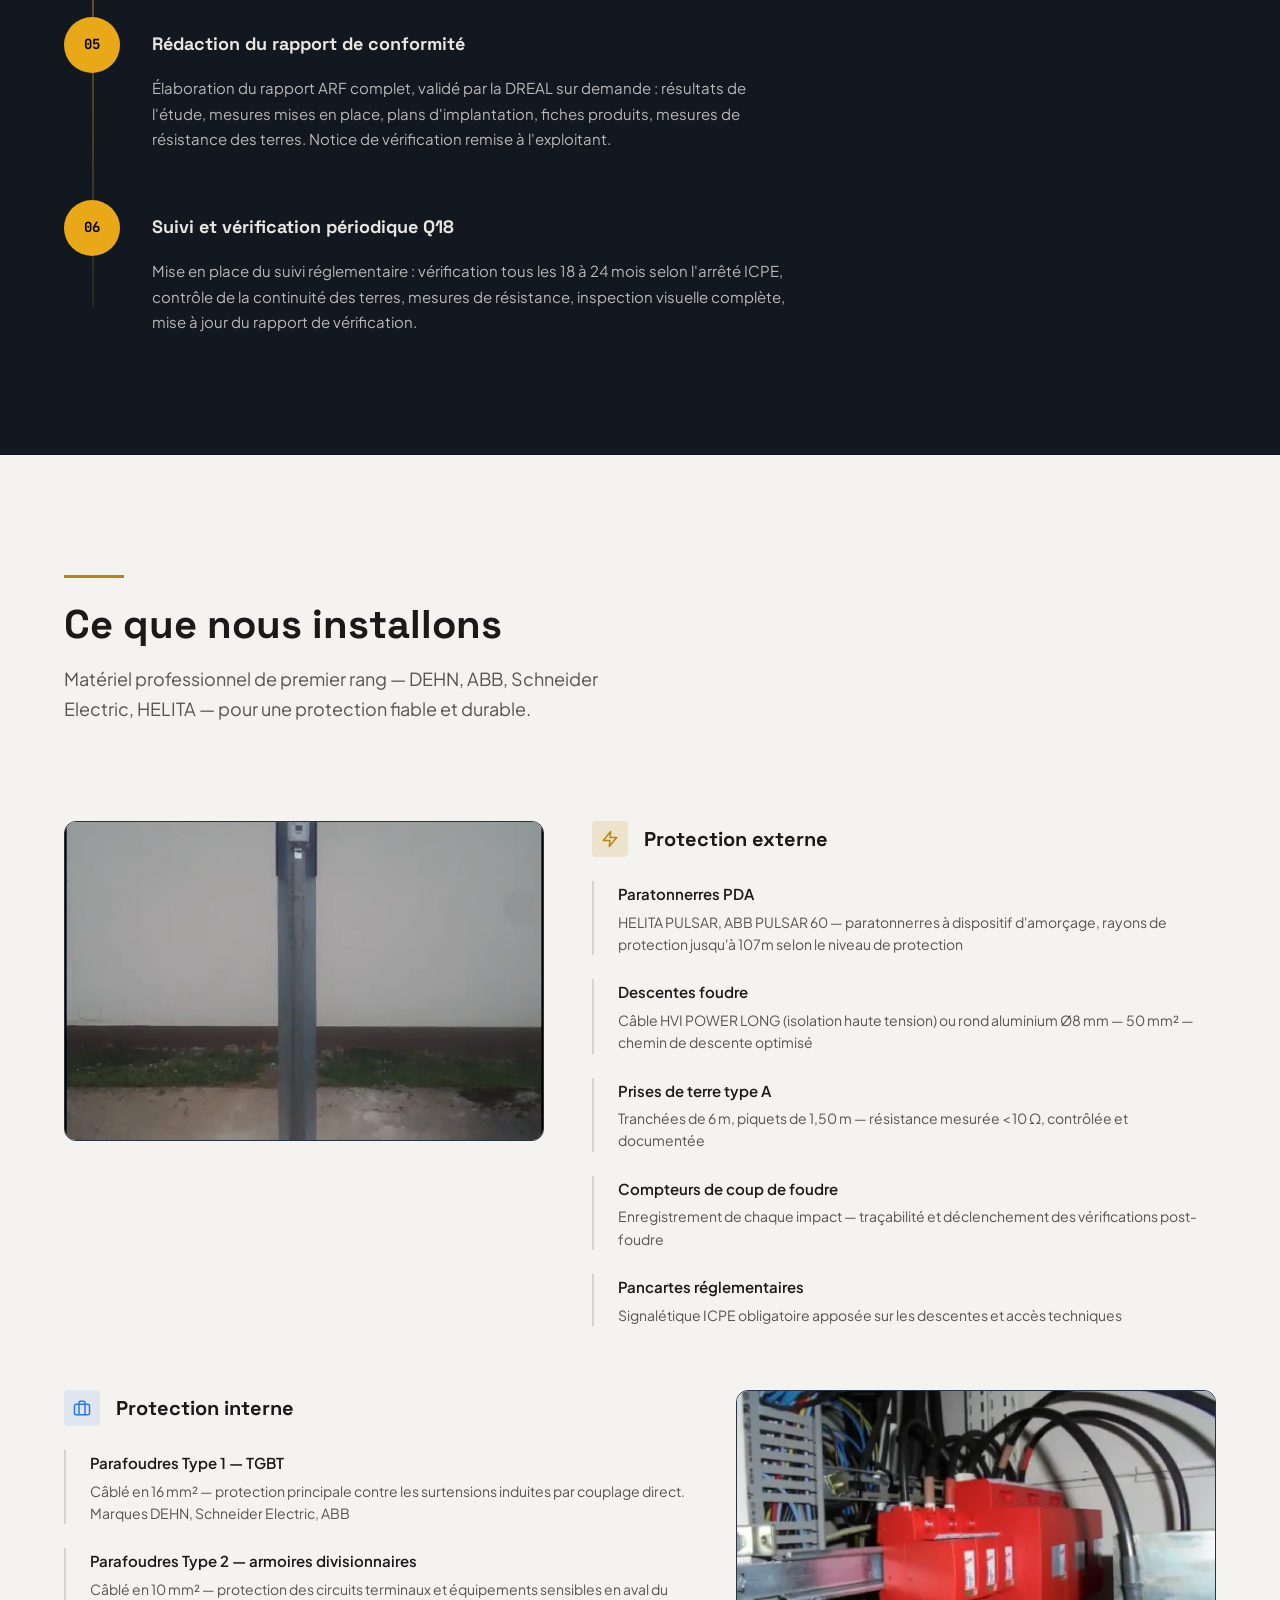
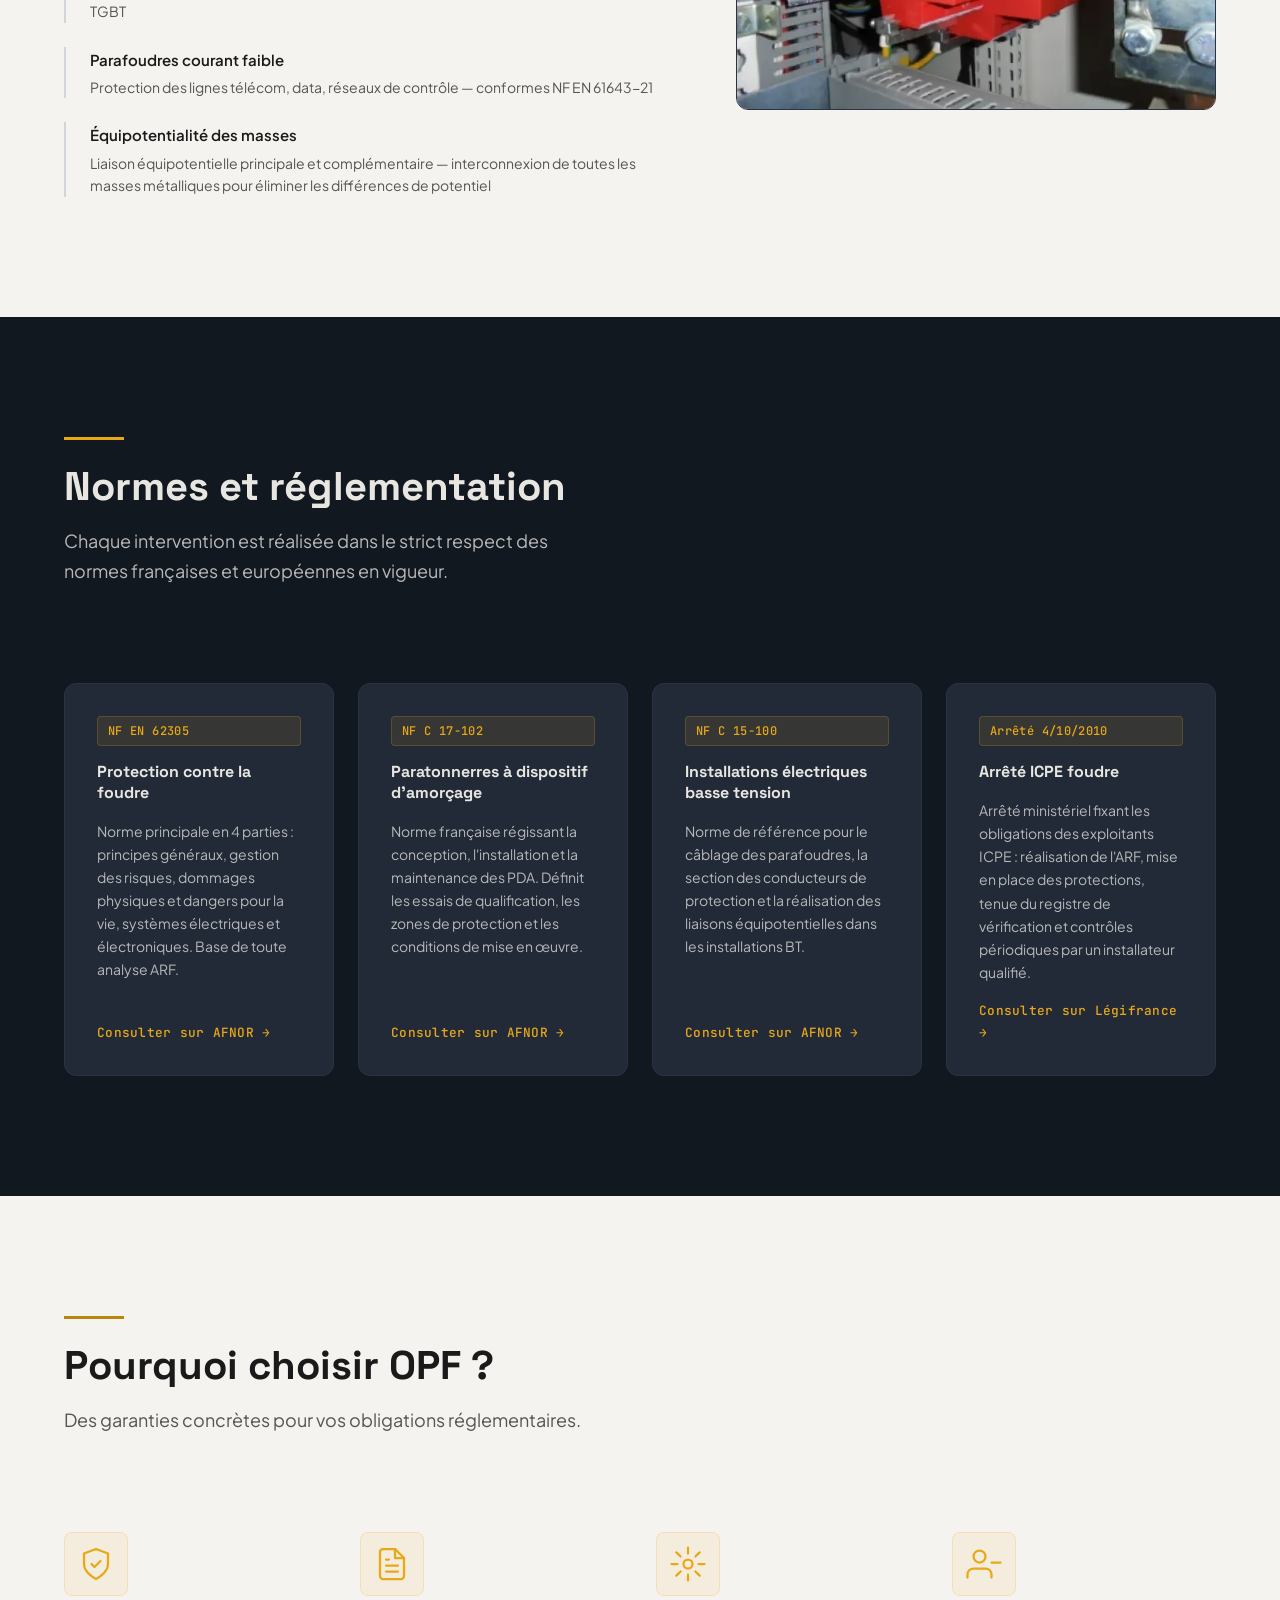
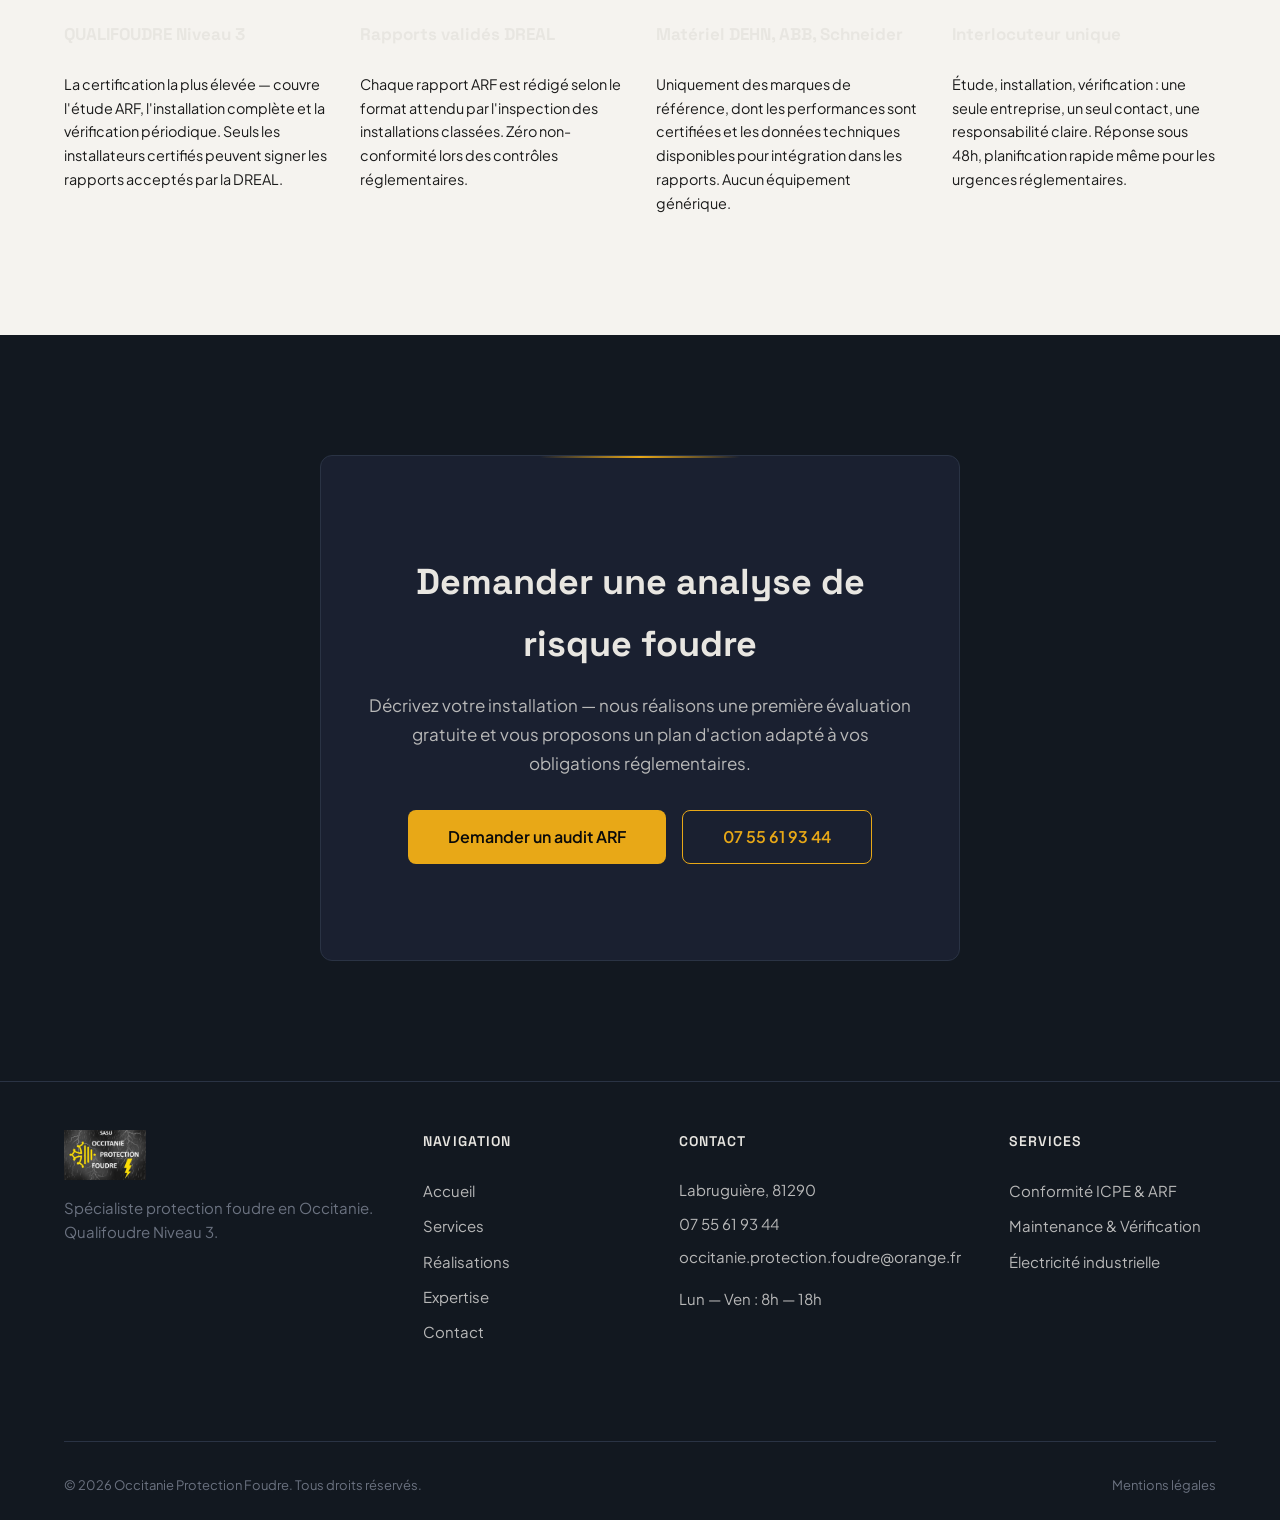
<file: conformite-icpe.html>
<!DOCTYPE html>
<html lang="fr">
<head>
  <meta charset="UTF-8">
  <meta name="viewport" content="width=device-width, initial-scale=1.0">
  <title>Conformité ICPE &amp; Analyse du Risque Foudre | OPF Occitanie</title>
  <meta name="description" content="Mise en conformité ICPE par analyse du risque foudre. Installation paratonnerres PDA, parafoudres Type 1 &amp; 2. Certifié QUALIFOUDRE Niveau 3. Devis gratuit en Occitanie.">
  <meta name="robots" content="index, follow">
  <link rel="canonical" href="https://www.occitanie-protection-foudre.fr/conformite-icpe">

  <meta property="og:type" content="website">
  <meta property="og:site_name" content="Occitanie Protection Foudre">
  <meta property="og:title" content="Conformité ICPE &amp; Analyse du Risque Foudre — OPF Occitanie">
  <meta property="og:description" content="Mise en conformité ICPE par analyse du risque foudre. Installation paratonnerres PDA, parafoudres Type 1 &amp; 2. Certifié QUALIFOUDRE Niveau 3.">
  <meta property="og:url" content="https://www.occitanie-protection-foudre.fr/conformite-icpe">
  <meta property="og:locale" content="fr_FR">

  <link rel="preconnect" href="https://fonts.googleapis.com">
  <link rel="preconnect" href="https://fonts.gstatic.com" crossorigin>
  <link href="https://fonts.googleapis.com/css2?family=Space+Grotesk:wght@500;700&family=Plus+Jakarta+Sans:wght@400;500;600&family=JetBrains+Mono:wght@500&display=swap" rel="stylesheet">
  <link rel="stylesheet" href="css/style.css">

  <script type="application/ld+json">
  {
    "@context": "https://schema.org",
    "@type": "BreadcrumbList",
    "itemListElement": [
      { "@type": "ListItem", "position": 1, "name": "Accueil", "item": "https://www.occitanie-protection-foudre.fr/" },
      { "@type": "ListItem", "position": 2, "name": "Services", "item": "https://www.occitanie-protection-foudre.fr/services" },
      { "@type": "ListItem", "position": 3, "name": "Conformité ICPE &amp; ARF", "item": "https://www.occitanie-protection-foudre.fr/conformite-icpe" }
    ]
  }
  </script>
</head>
<body>

  <a href="#main" class="skip-link">Aller au contenu principal</a>

  <!-- Header -->
  <header class="header" id="header">
    <div class="header__inner">
      <a href="index.html" class="header__logo" aria-label="Occitanie Protection Foudre — Accueil">
        <img src="images/logos/logo-opf.jpg" alt="Occitanie Protection Foudre" class="header__logo-img" width="83" height="50">
      </a>
      <nav class="header__nav" id="nav" aria-label="Navigation principale">
        <button class="header__nav-close" id="nav-close" aria-label="Fermer le menu">
          <svg width="20" height="20" viewBox="0 0 24 24" fill="none" stroke="currentColor" stroke-width="2.5" stroke-linecap="round"><line x1="18" y1="6" x2="6" y2="18"/><line x1="6" y1="6" x2="18" y2="18"/></svg>
        </button>
        <ul class="header__nav-list">
          <li><a href="index.html" class="header__nav-link">Accueil</a></li>
          <li><a href="services.html" class="header__nav-link active" aria-current="page">Services</a></li>
          <li><a href="realisations.html" class="header__nav-link">Réalisations</a></li>
          <li><a href="expertise.html" class="header__nav-link">Expertise</a></li>
          <li><a href="contact.html" class="header__nav-link">Contact</a></li>
        </ul>
      </nav>
      <a href="contact.html" class="btn btn--primary header__cta">Devis gratuit</a>
      <button class="header__burger" id="burger" aria-label="Ouvrir le menu" aria-expanded="false" aria-controls="nav">
        <span></span><span></span><span></span>
      </button>
    </div>
  </header>

  <!-- Page Hero -->
  <section class="page-hero">
    <div class="container">
      <nav class="breadcrumb" aria-label="Fil d'Ariane">
        <ol>
          <li><a href="index.html">Accueil</a></li>
          <li><a href="services.html">Services</a></li>
          <li aria-current="page">Conformité ICPE &amp; ARF</li>
        </ol>
      </nav>
      <div class="page-hero__tag">
        <span class="service-detail__number" style="position:static;display:inline-block;margin-bottom:1rem;">01</span>
      </div>
      <h1 class="page-hero__title">Conformité ICPE &amp;&nbsp;Analyse du Risque Foudre</h1>
      <p class="page-hero__subtitle">De l'étude réglementaire à l'installation complète — mise en conformité de vos installations classées par un spécialiste certifié QUALIFOUDRE Niveau 3.</p>
    </div>
  </section>

  <main id="main">

    <!-- Intro — Qu'est-ce que l'ARF ? -->
    <section class="section" id="arf-intro">
      <div class="container">
        <div class="service-detail__grid" data-reveal>
          <div class="service-detail__content">
            <div class="section__line" aria-hidden="true"></div>
            <h2 class="section__title">Qu'est-ce que l'Analyse du Risque Foudre&nbsp;?</h2>
            <p class="service-detail__text">L'<strong>Analyse du Risque Foudre (ARF)</strong> est la première étape obligatoire pour toute installation ICPE. Elle consiste à évaluer méthodiquement l'exposition d'un site au risque foudre — selon sa localisation, son activité, sa configuration — afin de définir les mesures de protection adaptées.</p>
            <p class="service-detail__text">Les installations classées pour la protection de l'environnement sont soumises à des obligations strictes en matière de sécurité foudre, encadrées par l'arrêté du 4 octobre 2010. <strong>Sans une analyse rigoureuse du risque foudre, il est impossible de garantir une protection optimale</strong> ni de satisfaire aux exigences de la DREAL lors des inspections.</p>
            <p class="service-detail__text">Ma certification QUALIFOUDRE Niveau 3 m'autorise à réaliser l'intégralité de cette démarche — de l'étude au rapport de conformité — en un seul interlocuteur.</p>
          </div>
          <div class="service-detail__visual">
            <img src="images/realisations/paratonnerres.webp" alt="Installation de paratonnerres PDA sur site ICPE — Occitanie Protection Foudre" class="service-detail__image" width="640" height="480" loading="lazy" decoding="async">
          </div>
        </div>
      </div>
    </section>

    <!-- Qui est concerné ? -->
    <section class="section section--light" id="qui-est-concerne">
      <div class="container">
        <div class="section__header" data-reveal>
          <div class="section__line" aria-hidden="true"></div>
          <h2 class="section__title">Qui est concerné&nbsp;?</h2>
          <p class="section__subtitle">L'obligation de protection foudre s'applique à un large spectre d'établissements. Voici les principaux types de sites concernés.</p>
        </div>
        <div class="icpe-cards" data-reveal>
          <article class="icpe-card">
            <div class="icpe-card__icon" aria-hidden="true">
              <svg xmlns="http://www.w3.org/2000/svg" width="32" height="32" viewBox="0 0 24 24" fill="none" stroke="currentColor" stroke-width="1.5" stroke-linecap="round" stroke-linejoin="round"><path d="M3 21h18"/><path d="M9 8h1"/><path d="M9 12h1"/><path d="M9 16h1"/><path d="M14 8h1"/><path d="M14 12h1"/><path d="M14 16h1"/><path d="M5 21V5a2 2 0 0 1 2-2h10a2 2 0 0 1 2 2v16"/></svg>
            </div>
            <h3 class="icpe-card__title">Sites ICPE</h3>
            <p class="icpe-card__text">Usines, dépôts de produits dangereux, silos agricoles, entrepôts logistiques, installations de traitement des déchets — toute installation classée soumise à autorisation ou enregistrement.</p>
          </article>
          <article class="icpe-card">
            <div class="icpe-card__icon" aria-hidden="true">
              <svg xmlns="http://www.w3.org/2000/svg" width="32" height="32" viewBox="0 0 24 24" fill="none" stroke="currentColor" stroke-width="1.5" stroke-linecap="round" stroke-linejoin="round"><path d="M17 21v-2a4 4 0 0 0-4-4H5a4 4 0 0 0-4 4v2"/><circle cx="9" cy="7" r="4"/><path d="M23 21v-2a4 4 0 0 0-3-3.87"/><path d="M16 3.13a4 4 0 0 1 0 7.75"/></svg>
            </div>
            <h3 class="icpe-card__title">ERP</h3>
            <p class="icpe-card__text">Établissements recevant du public : écoles, collèges, lycées, mairies, hôpitaux, cliniques, stades, centres commerciaux — dès lors que la densité de foudroiement l'exige.</p>
          </article>
          <article class="icpe-card">
            <div class="icpe-card__icon" aria-hidden="true">
              <svg xmlns="http://www.w3.org/2000/svg" width="32" height="32" viewBox="0 0 24 24" fill="none" stroke="currentColor" stroke-width="1.5" stroke-linecap="round" stroke-linejoin="round"><path d="M12 22s8-4 8-10V5l-8-3-8 3v7c0 6 8 10 8 10"/></svg>
            </div>
            <h3 class="icpe-card__title">Arrêté du 4 octobre 2010</h3>
            <p class="icpe-card__text">Tout bâtiment soumis à cet arrêté réglementaire — il impose la réalisation d'une ARF, la mise en place des protections et la vérification périodique tous les deux ans (Q18).</p>
          </article>
          <article class="icpe-card">
            <div class="icpe-card__icon" aria-hidden="true">
              <svg xmlns="http://www.w3.org/2000/svg" width="32" height="32" viewBox="0 0 24 24" fill="none" stroke="currentColor" stroke-width="1.5" stroke-linecap="round" stroke-linejoin="round"><path d="M13 2 3 14h9l-1 8 10-12h-9l1-8z"/></svg>
            </div>
            <h3 class="icpe-card__title">Zone Nk &gt; 2</h3>
            <p class="icpe-card__text">Installations à risque élevé situées dans une zone où la densité de foudroiement dépasse 2 impacts/km²/an — notamment dans certaines régions de l'Occitanie et du Tarn.</p>
          </article>
        </div>
      </div>
    </section>

    <!-- Étapes de l'intervention -->
    <section class="section" id="etapes-intervention">
      <div class="container">
        <div class="section__header" data-reveal>
          <div class="section__line" aria-hidden="true"></div>
          <h2 class="section__title">Les étapes de notre intervention</h2>
          <p class="section__subtitle">Un processus structuré et documenté à chaque étape — de la première visite au rapport de conformité remis à l'exploitant.</p>
        </div>
        <ol class="steps-list" data-reveal>
          <li class="steps-list__item">
            <div class="steps-list__number" aria-hidden="true">01</div>
            <div class="steps-list__content">
              <h3 class="steps-list__title">Analyse du site et collecte des données</h3>
              <p class="steps-list__text">Visite sur site, relevé des dimensions et caractéristiques du bâtiment, identification de l'activité et des équipements sensibles, récupération des documents techniques existants (plans, études antérieures).</p>
            </div>
          </li>
          <li class="steps-list__item">
            <div class="steps-list__number" aria-hidden="true">02</div>
            <div class="steps-list__content">
              <h3 class="steps-list__title">Calcul du risque foudre selon NF EN 62305</h3>
              <p class="steps-list__text">Application de la méthode normative NF EN 62305-2 : calcul des fréquences d'impacts, évaluation des risques R1 (pertes humaines), R2 (pertes de service public), R3 (pertes de patrimoine). Détermination du niveau de protection requis (NPT).</p>
            </div>
          </li>
          <li class="steps-list__item">
            <div class="steps-list__number" aria-hidden="true">03</div>
            <div class="steps-list__content">
              <h3 class="steps-list__title">Définition des mesures de protection</h3>
              <p class="steps-list__text">Sélection des solutions techniques adaptées : type de paratonnerre, nombre et emplacement des descentes, architecture de la mise à la terre, parafoudres nécessaires sur les circuits électriques et courants faibles.</p>
            </div>
          </li>
          <li class="steps-list__item">
            <div class="steps-list__number" aria-hidden="true">04</div>
            <div class="steps-list__content">
              <h3 class="steps-list__title">Installation des dispositifs</h3>
              <p class="steps-list__text">Pose des paratonnerres PDA (HELITA PULSAR, ABB PULSAR 60), installation des descentes foudre, réalisation des prises de terre type A, câblage des parafoudres Type 1 sur TGBT et Type 2 sur armoires divisionnaires, équipotentialité des masses.</p>
            </div>
          </li>
          <li class="steps-list__item">
            <div class="steps-list__number" aria-hidden="true">05</div>
            <div class="steps-list__content">
              <h3 class="steps-list__title">Rédaction du rapport de conformité</h3>
              <p class="steps-list__text">Élaboration du rapport ARF complet, validé par la DREAL sur demande : résultats de l'étude, mesures mises en place, plans d'implantation, fiches produits, mesures de résistance des terres. Notice de vérification remise à l'exploitant.</p>
            </div>
          </li>
          <li class="steps-list__item">
            <div class="steps-list__number" aria-hidden="true">06</div>
            <div class="steps-list__content">
              <h3 class="steps-list__title">Suivi et vérification périodique Q18</h3>
              <p class="steps-list__text">Mise en place du suivi réglementaire : vérification tous les 18 à 24 mois selon l'arrêté ICPE, contrôle de la continuité des terres, mesures de résistance, inspection visuelle complète, mise à jour du rapport de vérification.</p>
            </div>
          </li>
        </ol>
      </div>
    </section>

    <!-- Ce que nous installons -->
    <section class="section section--light" id="ce-que-nous-installons">
      <div class="container">
        <div class="section__header" data-reveal>
          <div class="section__line" aria-hidden="true"></div>
          <h2 class="section__title">Ce que nous installons</h2>
          <p class="section__subtitle">Matériel professionnel de premier rang — DEHN, ABB, Schneider Electric, HELITA — pour une protection fiable et durable.</p>
        </div>
        <div class="install-grid" data-reveal>
          <div class="install-block">
            <div class="install-block__image">
              <img src="images/realisations/conducteurs-descente.webp" alt="Descentes foudre et câbles HVI POWER LONG sur bâtiment industriel" width="600" height="400" loading="lazy" decoding="async">
            </div>
            <div class="install-block__content">
              <h3 class="install-block__title">
                <span class="install-block__badge" aria-hidden="true">
                  <svg xmlns="http://www.w3.org/2000/svg" width="18" height="18" viewBox="0 0 24 24" fill="none" stroke="currentColor" stroke-width="2" stroke-linecap="round" stroke-linejoin="round"><path d="M13 2 3 14h9l-1 8 10-12h-9l1-8z"/></svg>
                </span>
                Protection externe
              </h3>
              <ul class="install-block__list">
                <li>
                  <strong>Paratonnerres PDA</strong>
                  <span>HELITA PULSAR, ABB PULSAR 60 — paratonnerres à dispositif d'amorçage, rayons de protection jusqu'à 107m selon le niveau de protection</span>
                </li>
                <li>
                  <strong>Descentes foudre</strong>
                  <span>Câble HVI POWER LONG (isolation haute tension) ou rond aluminium Ø8 mm — 50 mm² — chemin de descente optimisé</span>
                </li>
                <li>
                  <strong>Prises de terre type A</strong>
                  <span>Tranchées de 6 m, piquets de 1,50 m — résistance mesurée &lt; 10 Ω, contrôlée et documentée</span>
                </li>
                <li>
                  <strong>Compteurs de coup de foudre</strong>
                  <span>Enregistrement de chaque impact — traçabilité et déclenchement des vérifications post-foudre</span>
                </li>
                <li>
                  <strong>Pancartes réglementaires</strong>
                  <span>Signalétique ICPE obligatoire apposée sur les descentes et accès techniques</span>
                </li>
              </ul>
            </div>
          </div>
          <div class="install-block install-block--alt">
            <div class="install-block__image">
              <img src="images/realisations/parafoudre.webp" alt="Parafoudres Type 1 et Type 2 installés sur TGBT industriel" width="600" height="400" loading="lazy" decoding="async">
            </div>
            <div class="install-block__content">
              <h3 class="install-block__title">
                <span class="install-block__badge install-block__badge--blue" aria-hidden="true">
                  <svg xmlns="http://www.w3.org/2000/svg" width="18" height="18" viewBox="0 0 24 24" fill="none" stroke="currentColor" stroke-width="2" stroke-linecap="round" stroke-linejoin="round"><rect x="2" y="7" width="20" height="14" rx="2"/><path d="M16 21V5a2 2 0 0 0-2-2h-4a2 2 0 0 0-2 2v16"/></svg>
                </span>
                Protection interne
              </h3>
              <ul class="install-block__list">
                <li>
                  <strong>Parafoudres Type 1 — TGBT</strong>
                  <span>Câblé en 16 mm² — protection principale contre les surtensions induites par couplage direct. Marques DEHN, Schneider Electric, ABB</span>
                </li>
                <li>
                  <strong>Parafoudres Type 2 — armoires divisionnaires</strong>
                  <span>Câblé en 10 mm² — protection des circuits terminaux et équipements sensibles en aval du TGBT</span>
                </li>
                <li>
                  <strong>Parafoudres courant faible</strong>
                  <span>Protection des lignes télécom, data, réseaux de contrôle — conformes NF EN 61643-21</span>
                </li>
                <li>
                  <strong>Équipotentialité des masses</strong>
                  <span>Liaison équipotentielle principale et complémentaire — interconnexion de toutes les masses métalliques pour éliminer les différences de potentiel</span>
                </li>
              </ul>
            </div>
          </div>
        </div>
      </div>
    </section>

    <!-- Normes et réglementation -->
    <section class="section" id="normes-reglementation">
      <div class="container">
        <div class="section__header" data-reveal>
          <div class="section__line" aria-hidden="true"></div>
          <h2 class="section__title">Normes et réglementation</h2>
          <p class="section__subtitle">Chaque intervention est réalisée dans le strict respect des normes françaises et européennes en vigueur.</p>
        </div>
        <div class="norm-cards" data-reveal>
          <a class="norm-card norm-card--link" href="https://www.boutique.afnor.org/fr-fr/recherche?q=NF+EN+62305" target="_blank" rel="noopener noreferrer">
            <div class="norm-card__ref">NF EN 62305</div>
            <h3 class="norm-card__title">Protection contre la foudre</h3>
            <p class="norm-card__text">Norme principale en 4 parties : principes généraux, gestion des risques, dommages physiques et dangers pour la vie, systèmes électriques et électroniques. Base de toute analyse ARF.</p>
            <span class="norm-card__cta">Consulter sur AFNOR →</span>
          </a>
          <a class="norm-card norm-card--link" href="https://www.boutique.afnor.org/fr-fr/recherche?q=NF+C+17-102" target="_blank" rel="noopener noreferrer">
            <div class="norm-card__ref">NF C 17-102</div>
            <h3 class="norm-card__title">Paratonnerres à dispositif d'amorçage</h3>
            <p class="norm-card__text">Norme française régissant la conception, l'installation et la maintenance des PDA. Définit les essais de qualification, les zones de protection et les conditions de mise en œuvre.</p>
            <span class="norm-card__cta">Consulter sur AFNOR →</span>
          </a>
          <a class="norm-card norm-card--link" href="https://www.boutique.afnor.org/fr-fr/recherche?q=NF+C+15-100" target="_blank" rel="noopener noreferrer">
            <div class="norm-card__ref">NF C 15-100</div>
            <h3 class="norm-card__title">Installations électriques basse tension</h3>
            <p class="norm-card__text">Norme de référence pour le câblage des parafoudres, la section des conducteurs de protection et la réalisation des liaisons équipotentielles dans les installations BT.</p>
            <span class="norm-card__cta">Consulter sur AFNOR →</span>
          </a>
          <a class="norm-card norm-card--link" href="https://www.legifrance.gouv.fr/loda/id/JORFTEXT000022953557" target="_blank" rel="noopener noreferrer">
            <div class="norm-card__ref">Arrêté 4/10/2010</div>
            <h3 class="norm-card__title">Arrêté ICPE foudre</h3>
            <p class="norm-card__text">Arrêté ministériel fixant les obligations des exploitants ICPE : réalisation de l'ARF, mise en place des protections, tenue du registre de vérification et contrôles périodiques par un installateur qualifié.</p>
            <span class="norm-card__cta">Consulter sur Légifrance →</span>
          </a>
        </div>
      </div>
    </section>

    <!-- Pourquoi OPF ? -->
    <section class="section section--light" id="pourquoi-opf">
      <div class="container">
        <div class="section__header" data-reveal>
          <div class="section__line" aria-hidden="true"></div>
          <h2 class="section__title">Pourquoi choisir OPF&nbsp;?</h2>
          <p class="section__subtitle">Des garanties concrètes pour vos obligations réglementaires.</p>
        </div>
        <div class="trust-grid" data-reveal>
          <div class="trust-item">
            <div class="trust-item__icon" aria-hidden="true">
              <svg xmlns="http://www.w3.org/2000/svg" width="36" height="36" viewBox="0 0 24 24" fill="none" stroke="currentColor" stroke-width="1.5" stroke-linecap="round" stroke-linejoin="round"><path d="M12 22s8-4 8-10V5l-8-3-8 3v7c0 6 8 10 8 10"/><path d="m9 12 2 2 4-4"/></svg>
            </div>
            <h3 class="trust-item__title">QUALIFOUDRE Niveau 3</h3>
            <p class="trust-item__text">La certification la plus élevée — couvre l'étude ARF, l'installation complète et la vérification périodique. Seuls les installateurs certifiés peuvent signer les rapports acceptés par la DREAL.</p>
          </div>
          <div class="trust-item">
            <div class="trust-item__icon" aria-hidden="true">
              <svg xmlns="http://www.w3.org/2000/svg" width="36" height="36" viewBox="0 0 24 24" fill="none" stroke="currentColor" stroke-width="1.5" stroke-linecap="round" stroke-linejoin="round"><path d="M14 2H6a2 2 0 0 0-2 2v16a2 2 0 0 0 2 2h12a2 2 0 0 0 2-2V8z"/><polyline points="14 2 14 8 20 8"/><line x1="16" y1="13" x2="8" y2="13"/><line x1="16" y1="17" x2="8" y2="17"/><polyline points="10 9 9 9 8 9"/></svg>
            </div>
            <h3 class="trust-item__title">Rapports validés DREAL</h3>
            <p class="trust-item__text">Chaque rapport ARF est rédigé selon le format attendu par l'inspection des installations classées. Zéro non-conformité lors des contrôles réglementaires.</p>
          </div>
          <div class="trust-item">
            <div class="trust-item__icon" aria-hidden="true">
              <svg xmlns="http://www.w3.org/2000/svg" width="36" height="36" viewBox="0 0 24 24" fill="none" stroke="currentColor" stroke-width="1.5" stroke-linecap="round" stroke-linejoin="round"><circle cx="12" cy="12" r="3"/><path d="M12 1v4M12 19v4M4.22 4.22l2.83 2.83M16.95 16.95l2.83 2.83M1 12h4M19 12h4M4.22 19.78l2.83-2.83M16.95 7.05l2.83-2.83"/></svg>
            </div>
            <h3 class="trust-item__title">Matériel DEHN, ABB, Schneider</h3>
            <p class="trust-item__text">Uniquement des marques de référence, dont les performances sont certifiées et les données techniques disponibles pour intégration dans les rapports. Aucun équipement générique.</p>
          </div>
          <div class="trust-item">
            <div class="trust-item__icon" aria-hidden="true">
              <svg xmlns="http://www.w3.org/2000/svg" width="36" height="36" viewBox="0 0 24 24" fill="none" stroke="currentColor" stroke-width="1.5" stroke-linecap="round" stroke-linejoin="round"><path d="M17 21v-2a4 4 0 0 0-4-4H5a4 4 0 0 0-4 4v2"/><circle cx="9" cy="7" r="4"/><line x1="23" y1="11" x2="17" y2="11"/></svg>
            </div>
            <h3 class="trust-item__title">Interlocuteur unique</h3>
            <p class="trust-item__text">Étude, installation, vérification : une seule entreprise, un seul contact, une responsabilité claire. Réponse sous 48h, planification rapide même pour les urgences réglementaires.</p>
          </div>
        </div>
      </div>
    </section>

    <!-- CTA -->
    <section class="cta-section section">
      <div class="container">
        <div class="cta-section__inner" data-reveal>
          <h2 class="cta-section__title">Demander une analyse de risque foudre</h2>
          <p class="cta-section__text">Décrivez votre installation — nous réalisons une première évaluation gratuite et vous proposons un plan d'action adapté à vos obligations réglementaires.</p>
          <div class="cta-section__actions">
            <a href="contact.html" class="btn btn--primary btn--lg">Demander un audit ARF</a>
            <a href="tel:+33755619344" class="btn btn--outline btn--lg">07 55 61 93 44</a>
          </div>
        </div>
      </div>
    </section>

  </main>

  <!-- Footer -->
  <footer class="footer">
    <div class="container">
      <div class="footer__grid">
        <div class="footer__brand">
          <a href="index.html" class="footer__logo" aria-label="Occitanie Protection Foudre — Accueil">
            <img src="images/logos/logo-opf.jpg" alt="Occitanie Protection Foudre" class="header__logo-img" width="83" height="50" loading="lazy">
          </a>
          <p class="footer__tagline">Spécialiste protection foudre en Occitanie.<br>Qualifoudre Niveau 3.</p>
        </div>
        <nav class="footer__nav" aria-label="Navigation pied de page">
          <h3 class="footer__heading">Navigation</h3>
          <ul>
            <li><a href="index.html">Accueil</a></li>
            <li><a href="services.html">Services</a></li>
            <li><a href="realisations.html">Réalisations</a></li>
            <li><a href="expertise.html">Expertise</a></li>
            <li><a href="contact.html">Contact</a></li>
          </ul>
        </nav>
        <div class="footer__contact">
          <h3 class="footer__heading">Contact</h3>
          <address>
            <p>Labruguière, 81290</p>
            <p><a href="tel:+33755619344">07 55 61 93 44</a></p>
            <p><a href="mailto:occitanie.protection.foudre@orange.fr">occitanie.protection.foudre@orange.fr</a></p>
          </address>
          <p class="footer__hours">Lun — Ven : 8h — 18h</p>
        </div>
        <div class="footer__services">
          <h3 class="footer__heading">Services</h3>
          <ul>
            <li><a href="conformite-icpe.html">Conformité ICPE &amp; ARF</a></li>
            <li><a href="services.html#protection">Maintenance &amp; Vérification</a></li>
            <li><a href="services.html#maintenance">Électricité industrielle</a></li>
          </ul>
        </div>
      </div>
      <div class="footer__bottom">
        <p>&copy; 2026 Occitanie Protection Foudre. Tous droits réservés.</p>
        <p><a href="mentions-legales.html">Mentions légales</a></p>
      </div>
    </div>
  </footer>

  <script src="js/main.js" defer></script>
</body>
</html>
</file>
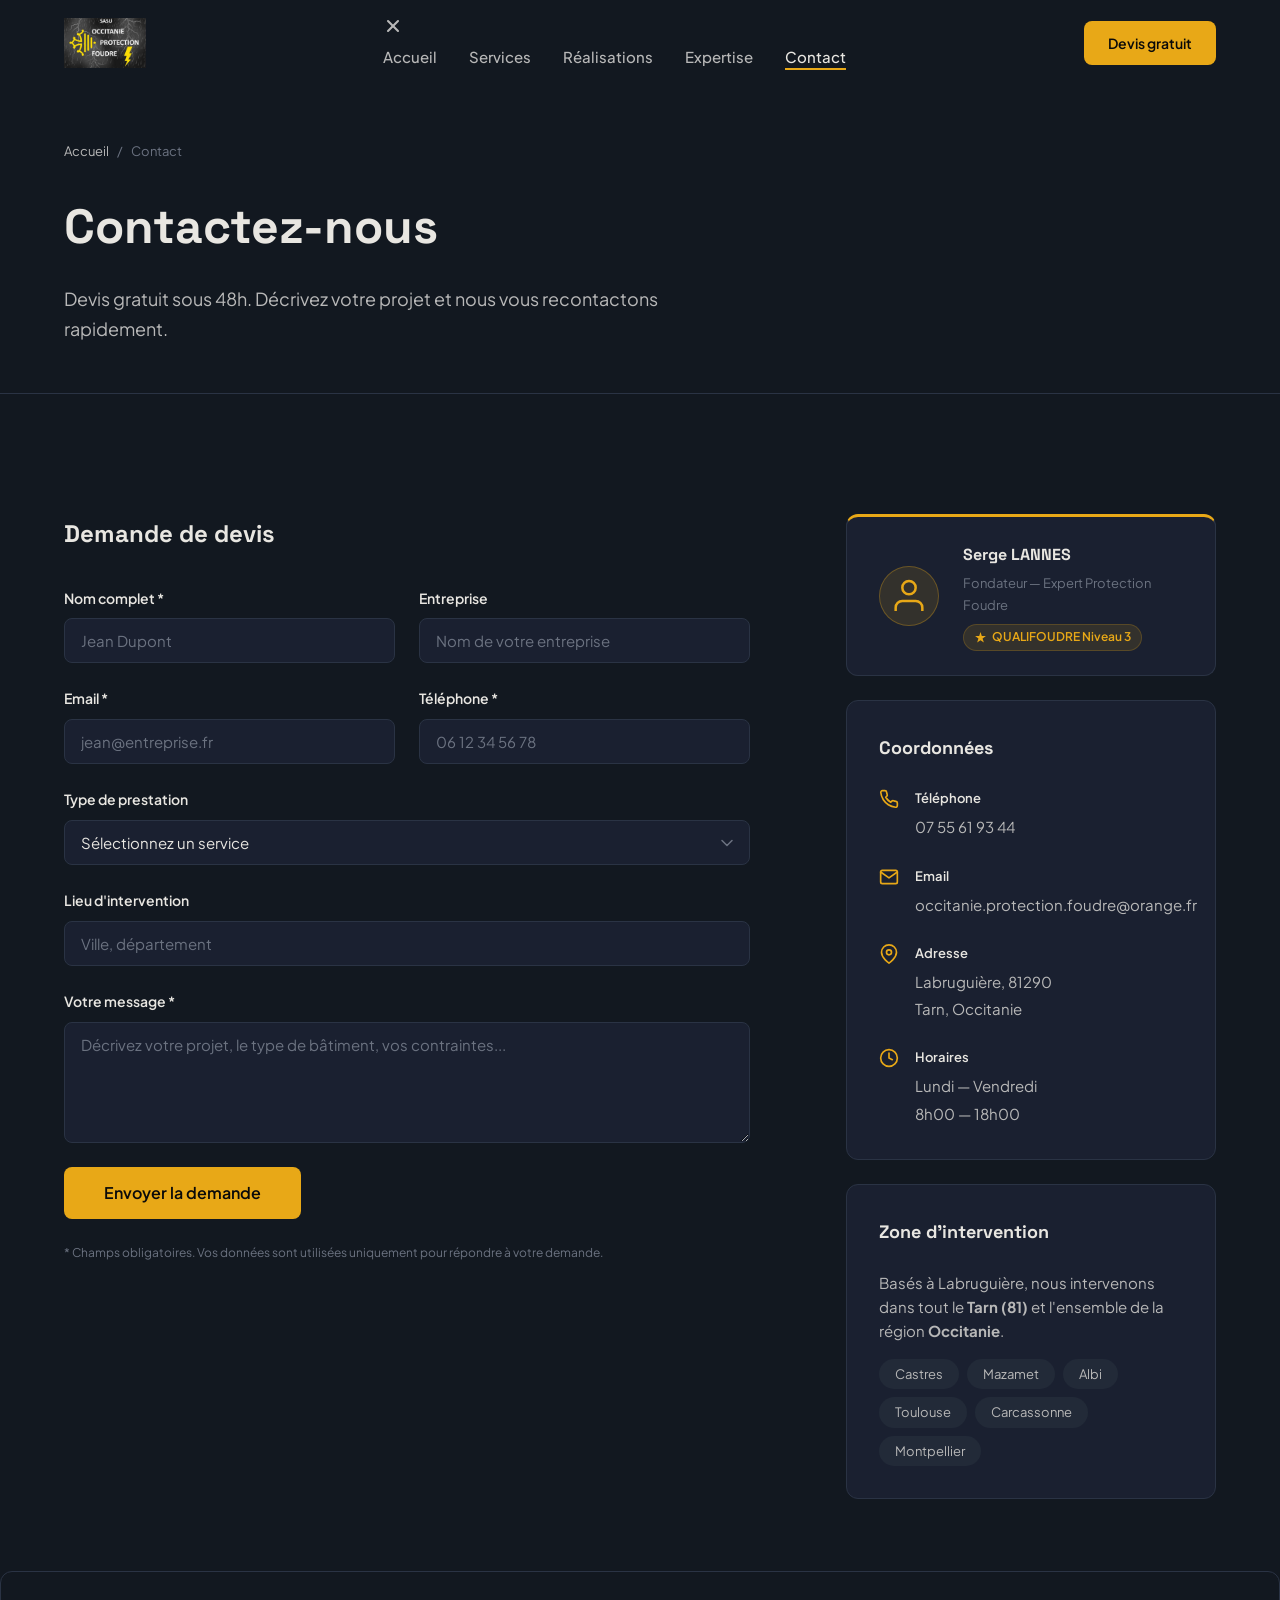
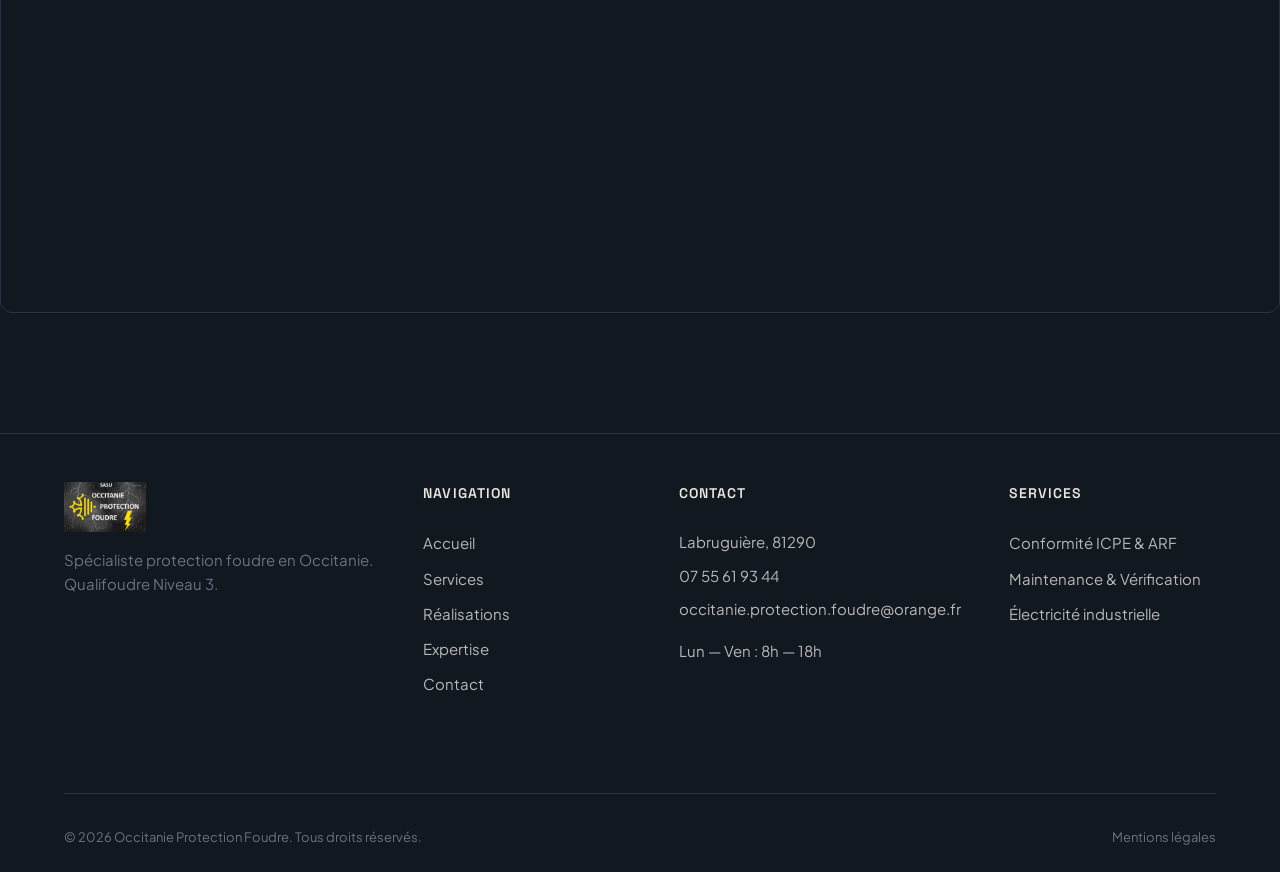
<file: contact.html>
<!DOCTYPE html>
<html lang="fr">
<head>
  <meta charset="UTF-8">
  <meta name="viewport" content="width=device-width, initial-scale=1.0">
  <title>Contact | OPF — Devis Protection Foudre Gratuit en Occitanie</title>
  <meta name="description" content="Contactez Occitanie Protection Foudre pour un devis gratuit. Protection foudre, conformité ICPE, maintenance. Basés à Labruguière, nous intervenons dans tout le Tarn et l'Occitanie.">
  <meta name="robots" content="index, follow">
  <link rel="canonical" href="https://www.occitanie-protection-foudre.fr/contact">

  <meta property="og:type" content="website">
  <meta property="og:site_name" content="Occitanie Protection Foudre">
  <meta property="og:title" content="Contact — Devis Protection Foudre Gratuit">
  <meta property="og:description" content="Devis gratuit sous 48h. Protection foudre, conformité ICPE, maintenance en Occitanie.">
  <meta property="og:url" content="https://www.occitanie-protection-foudre.fr/contact">
  <meta property="og:locale" content="fr_FR">

  <link rel="preconnect" href="https://fonts.googleapis.com">
  <link rel="preconnect" href="https://fonts.gstatic.com" crossorigin>
  <link href="https://fonts.googleapis.com/css2?family=Space+Grotesk:wght@500;700&family=Plus+Jakarta+Sans:wght@400;500;600&family=JetBrains+Mono:wght@500&display=swap" rel="stylesheet">
  <link rel="stylesheet" href="css/style.css">

  <script type="application/ld+json">
  {
    "@context": "https://schema.org",
    "@type": "BreadcrumbList",
    "itemListElement": [
      { "@type": "ListItem", "position": 1, "name": "Accueil", "item": "https://www.occitanie-protection-foudre.fr/" },
      { "@type": "ListItem", "position": 2, "name": "Contact", "item": "https://www.occitanie-protection-foudre.fr/contact" }
    ]
  }
  </script>
</head>
<body>

  <a href="#main" class="skip-link">Aller au contenu principal</a>

  <header class="header" id="header">
    <div class="header__inner">
      <a href="index.html" class="header__logo" aria-label="Occitanie Protection Foudre — Accueil">
        <img src="images/logos/logo-opf.jpg" alt="Occitanie Protection Foudre" class="header__logo-img" width="83" height="50">
      </a>
      <nav class="header__nav" id="nav" aria-label="Navigation principale">
        <button class="header__nav-close" id="nav-close" aria-label="Fermer le menu">
          <svg width="20" height="20" viewBox="0 0 24 24" fill="none" stroke="currentColor" stroke-width="2.5" stroke-linecap="round"><line x1="18" y1="6" x2="6" y2="18"/><line x1="6" y1="6" x2="18" y2="18"/></svg>
        </button>
        <ul class="header__nav-list">
          <li><a href="index.html" class="header__nav-link">Accueil</a></li>
          <li><a href="services.html" class="header__nav-link">Services</a></li>
          <li><a href="realisations.html" class="header__nav-link">Réalisations</a></li>
          <li><a href="expertise.html" class="header__nav-link">Expertise</a></li>
          <li><a href="contact.html" class="header__nav-link active" aria-current="page">Contact</a></li>
        </ul>
      </nav>
      <a href="contact.html" class="btn btn--primary header__cta">Devis gratuit</a>
      <button class="header__burger" id="burger" aria-label="Ouvrir le menu" aria-expanded="false" aria-controls="nav">
        <span></span><span></span><span></span>
      </button>
    </div>
  </header>

  <section class="page-hero">
    <div class="container">
      <nav class="breadcrumb" aria-label="Fil d'Ariane">
        <ol>
          <li><a href="index.html">Accueil</a></li>
          <li aria-current="page">Contact</li>
        </ol>
      </nav>
      <h1 class="page-hero__title">Contactez-nous</h1>
      <p class="page-hero__subtitle">Devis gratuit sous 48h. Décrivez votre projet et nous vous recontactons rapidement.</p>
    </div>
  </section>

  <main id="main">

    <section class="contact section">
      <div class="container">
        <div class="contact__grid">

          <!-- Formulaire -->
          <div class="contact__form-wrapper" data-reveal>
            <h2 class="contact__form-title">Demande de devis</h2>
            <form class="contact-form" id="contact-form" action="#" method="POST" novalidate>
              <div class="contact-form__row">
                <div class="contact-form__field">
                  <label for="name" class="contact-form__label">Nom complet *</label>
                  <input type="text" id="name" name="name" required autocomplete="name" class="contact-form__input" placeholder="Jean Dupont">
                </div>
                <div class="contact-form__field">
                  <label for="company" class="contact-form__label">Entreprise</label>
                  <input type="text" id="company" name="company" autocomplete="organization" class="contact-form__input" placeholder="Nom de votre entreprise">
                </div>
              </div>
              <div class="contact-form__row">
                <div class="contact-form__field">
                  <label for="email" class="contact-form__label">Email *</label>
                  <input type="email" id="email" name="email" required autocomplete="email" inputmode="email" class="contact-form__input" placeholder="jean@entreprise.fr">
                </div>
                <div class="contact-form__field">
                  <label for="phone" class="contact-form__label">Téléphone *</label>
                  <input type="tel" id="phone" name="phone" required autocomplete="tel" inputmode="tel" class="contact-form__input" placeholder="06 12 34 56 78">
                </div>
              </div>
              <div class="contact-form__field">
                <label for="service" class="contact-form__label">Type de prestation</label>
                <select id="service" name="service" class="contact-form__input contact-form__select">
                  <option value="">Sélectionnez un service</option>
                  <option value="arf">Analyse du Risque Foudre (ARF)</option>
                  <option value="conformite">Mise en conformité ICPE</option>
                  <option value="installation">Installation paratonnerre / parafoudre</option>
                  <option value="verification">Vérification périodique Q18</option>
                  <option value="maintenance">Contrat de maintenance</option>
                  <option value="autre">Autre</option>
                </select>
              </div>
              <div class="contact-form__field">
                <label for="location" class="contact-form__label">Lieu d'intervention</label>
                <input type="text" id="location" name="location" class="contact-form__input" placeholder="Ville, département">
              </div>
              <div class="contact-form__field">
                <label for="message" class="contact-form__label">Votre message *</label>
                <textarea id="message" name="message" required rows="5" class="contact-form__input contact-form__textarea" placeholder="Décrivez votre projet, le type de bâtiment, vos contraintes..."></textarea>
              </div>
              <button type="submit" class="btn btn--primary btn--lg contact-form__submit">Envoyer la demande</button>
              <p class="contact-form__note">* Champs obligatoires. Vos données sont utilisées uniquement pour répondre à votre demande.</p>
            </form>
          </div>

          <!-- Infos -->
          <aside class="contact__info" data-reveal>

            <!-- Carte de présentation -->
            <div class="contact-person-card">
              <div class="contact-person-card__avatar" aria-hidden="true">
                <svg width="40" height="40" viewBox="0 0 24 24" fill="none" stroke="currentColor" stroke-width="1.5"><path d="M20 21v-2a4 4 0 0 0-4-4H8a4 4 0 0 0-4 4v2"/><circle cx="12" cy="7" r="4"/></svg>
              </div>
              <div class="contact-person-card__info">
                <strong class="contact-person-card__name">Serge LANNES</strong>
                <span class="contact-person-card__role">Fondateur — Expert Protection Foudre</span>
                <span class="contact-person-card__cert">
                  <svg width="13" height="13" viewBox="0 0 24 24" fill="currentColor" aria-hidden="true"><path d="M12 2l2.4 7.4H22l-6.2 4.5 2.4 7.4L12 17l-6.2 4.3 2.4-7.4L2 9.4h7.6z"/></svg>
                  QUALIFOUDRE Niveau 3
                </span>
              </div>
            </div>

            <div class="contact-info-card">
              <h3 class="contact-info-card__title">Coordonnées</h3>
              <address class="contact-info-card__address">
                <div class="contact-info-card__item">
                  <svg width="20" height="20" viewBox="0 0 24 24" fill="none" stroke="currentColor" stroke-width="2" stroke-linecap="round" stroke-linejoin="round" aria-hidden="true"><path d="M22 16.92v3a2 2 0 0 1-2.18 2 19.79 19.79 0 0 1-8.63-3.07 19.5 19.5 0 0 1-6-6 19.79 19.79 0 0 1-3.07-8.67A2 2 0 0 1 4.11 2h3a2 2 0 0 1 2 1.72 12.84 12.84 0 0 0 .7 2.81 2 2 0 0 1-.45 2.11L8.09 9.91a16 16 0 0 0 6 6l1.27-1.27a2 2 0 0 1 2.11-.45 12.84 12.84 0 0 0 2.81.7A2 2 0 0 1 22 16.92z"/></svg>
                  <div>
                    <strong>Téléphone</strong>
                    <a href="tel:+33755619344">07 55 61 93 44</a>
                  </div>
                </div>
                <div class="contact-info-card__item">
                  <svg width="20" height="20" viewBox="0 0 24 24" fill="none" stroke="currentColor" stroke-width="2" stroke-linecap="round" stroke-linejoin="round" aria-hidden="true"><path d="M4 4h16c1.1 0 2 .9 2 2v12c0 1.1-.9 2-2 2H4c-1.1 0-2-.9-2-2V6c0-1.1.9-2 2-2z"/><polyline points="22,6 12,13 2,6"/></svg>
                  <div>
                    <strong>Email</strong>
                    <a href="mailto:occitanie.protection.foudre@orange.fr">occitanie.protection.foudre@orange.fr</a>
                  </div>
                </div>
                <div class="contact-info-card__item">
                  <svg width="20" height="20" viewBox="0 0 24 24" fill="none" stroke="currentColor" stroke-width="2" stroke-linecap="round" stroke-linejoin="round" aria-hidden="true"><path d="M21 10c0 7-9 13-9 13s-9-6-9-13a9 9 0 0 1 18 0z"/><circle cx="12" cy="10" r="3"/></svg>
                  <div>
                    <strong>Adresse</strong>
                    <span>Labruguière, 81290<br>Tarn, Occitanie</span>
                  </div>
                </div>
                <div class="contact-info-card__item">
                  <svg width="20" height="20" viewBox="0 0 24 24" fill="none" stroke="currentColor" stroke-width="2" stroke-linecap="round" stroke-linejoin="round" aria-hidden="true"><circle cx="12" cy="12" r="10"/><polyline points="12 6 12 12 16 14"/></svg>
                  <div>
                    <strong>Horaires</strong>
                    <span>Lundi — Vendredi<br>8h00 — 18h00</span>
                  </div>
                </div>
              </address>
            </div>

            <div class="contact-info-card contact-info-card--zone">
              <h3 class="contact-info-card__title">Zone d'intervention</h3>
              <p>Basés à Labruguière, nous intervenons dans tout le <strong>Tarn (81)</strong> et l'ensemble de la région <strong>Occitanie</strong>.</p>
              <ul class="contact-info-card__zones">
                <li>Castres</li>
                <li>Mazamet</li>
                <li>Albi</li>
                <li>Toulouse</li>
                <li>Carcassonne</li>
                <li>Montpellier</li>
              </ul>
            </div>
          </aside>

        </div>
      </div>

      <!-- Carte -->
      <div class="contact-map" data-reveal>
        <iframe
          src="https://maps.google.com/maps?q=Labrugui%C3%A8re+81290+France&output=embed&z=13"
          width="100%"
          height="340"
          style="border:0; border-radius:12px; display:block;"
          allowfullscreen
          loading="lazy"
          referrerpolicy="no-referrer-when-downgrade"
          title="Occitanie Protection Foudre — Labruguière 81290">
        </iframe>
      </div>

    </section>

  </main>

  <footer class="footer">
    <div class="container">
      <div class="footer__grid">
        <div class="footer__brand">
          <a href="index.html" class="footer__logo" aria-label="Occitanie Protection Foudre — Accueil">
            <img src="images/logos/logo-opf.jpg" alt="Occitanie Protection Foudre" class="header__logo-img" width="83" height="50" loading="lazy">
          </a>
          <p class="footer__tagline">Spécialiste protection foudre en Occitanie.<br>Qualifoudre Niveau 3.</p>
        </div>
        <nav class="footer__nav" aria-label="Navigation pied de page">
          <h3 class="footer__heading">Navigation</h3>
          <ul>
            <li><a href="index.html">Accueil</a></li>
            <li><a href="services.html">Services</a></li>
            <li><a href="realisations.html">Réalisations</a></li>
            <li><a href="expertise.html">Expertise</a></li>
            <li><a href="contact.html">Contact</a></li>
          </ul>
        </nav>
        <div class="footer__contact">
          <h3 class="footer__heading">Contact</h3>
          <address>
            <p>Labruguière, 81290</p>
            <p><a href="tel:+33755619344">07 55 61 93 44</a></p>
            <p><a href="mailto:occitanie.protection.foudre@orange.fr">occitanie.protection.foudre@orange.fr</a></p>
          </address>
          <p class="footer__hours">Lun — Ven : 8h — 18h</p>
        </div>
        <div class="footer__services">
          <h3 class="footer__heading">Services</h3>
          <ul>
            <li><a href="conformite-icpe.html">Conformité ICPE &amp; ARF</a></li>
            <li><a href="maintenance.html">Maintenance &amp; Vérification</a></li>
            <li><a href="electricite.html">Électricité industrielle</a></li>
          </ul>
        </div>
      </div>
      <div class="footer__bottom">
        <p>&copy; 2026 Occitanie Protection Foudre. Tous droits réservés.</p>
        <p><a href="mentions-legales.html">Mentions légales</a></p>
      </div>
    </div>
  </footer>

  <script src="js/main.js" defer></script>
</body>
</html>
</file>
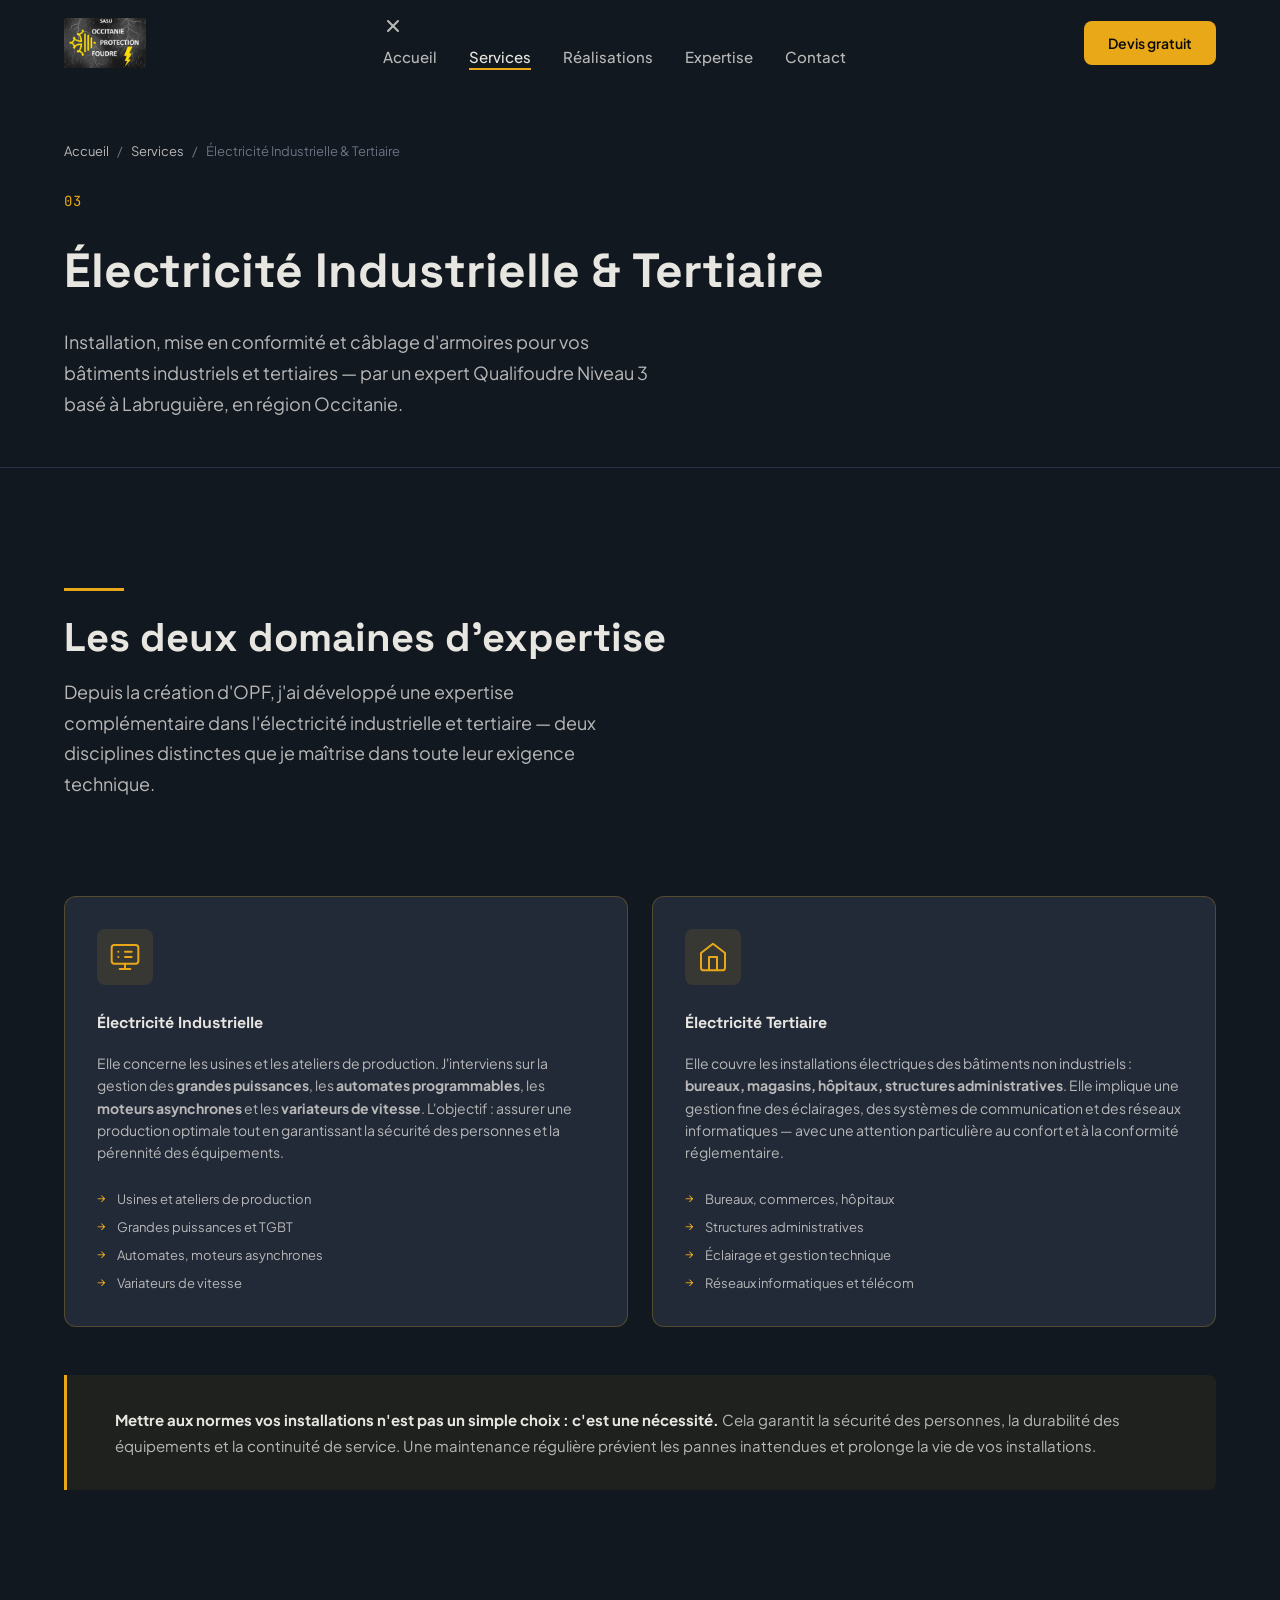
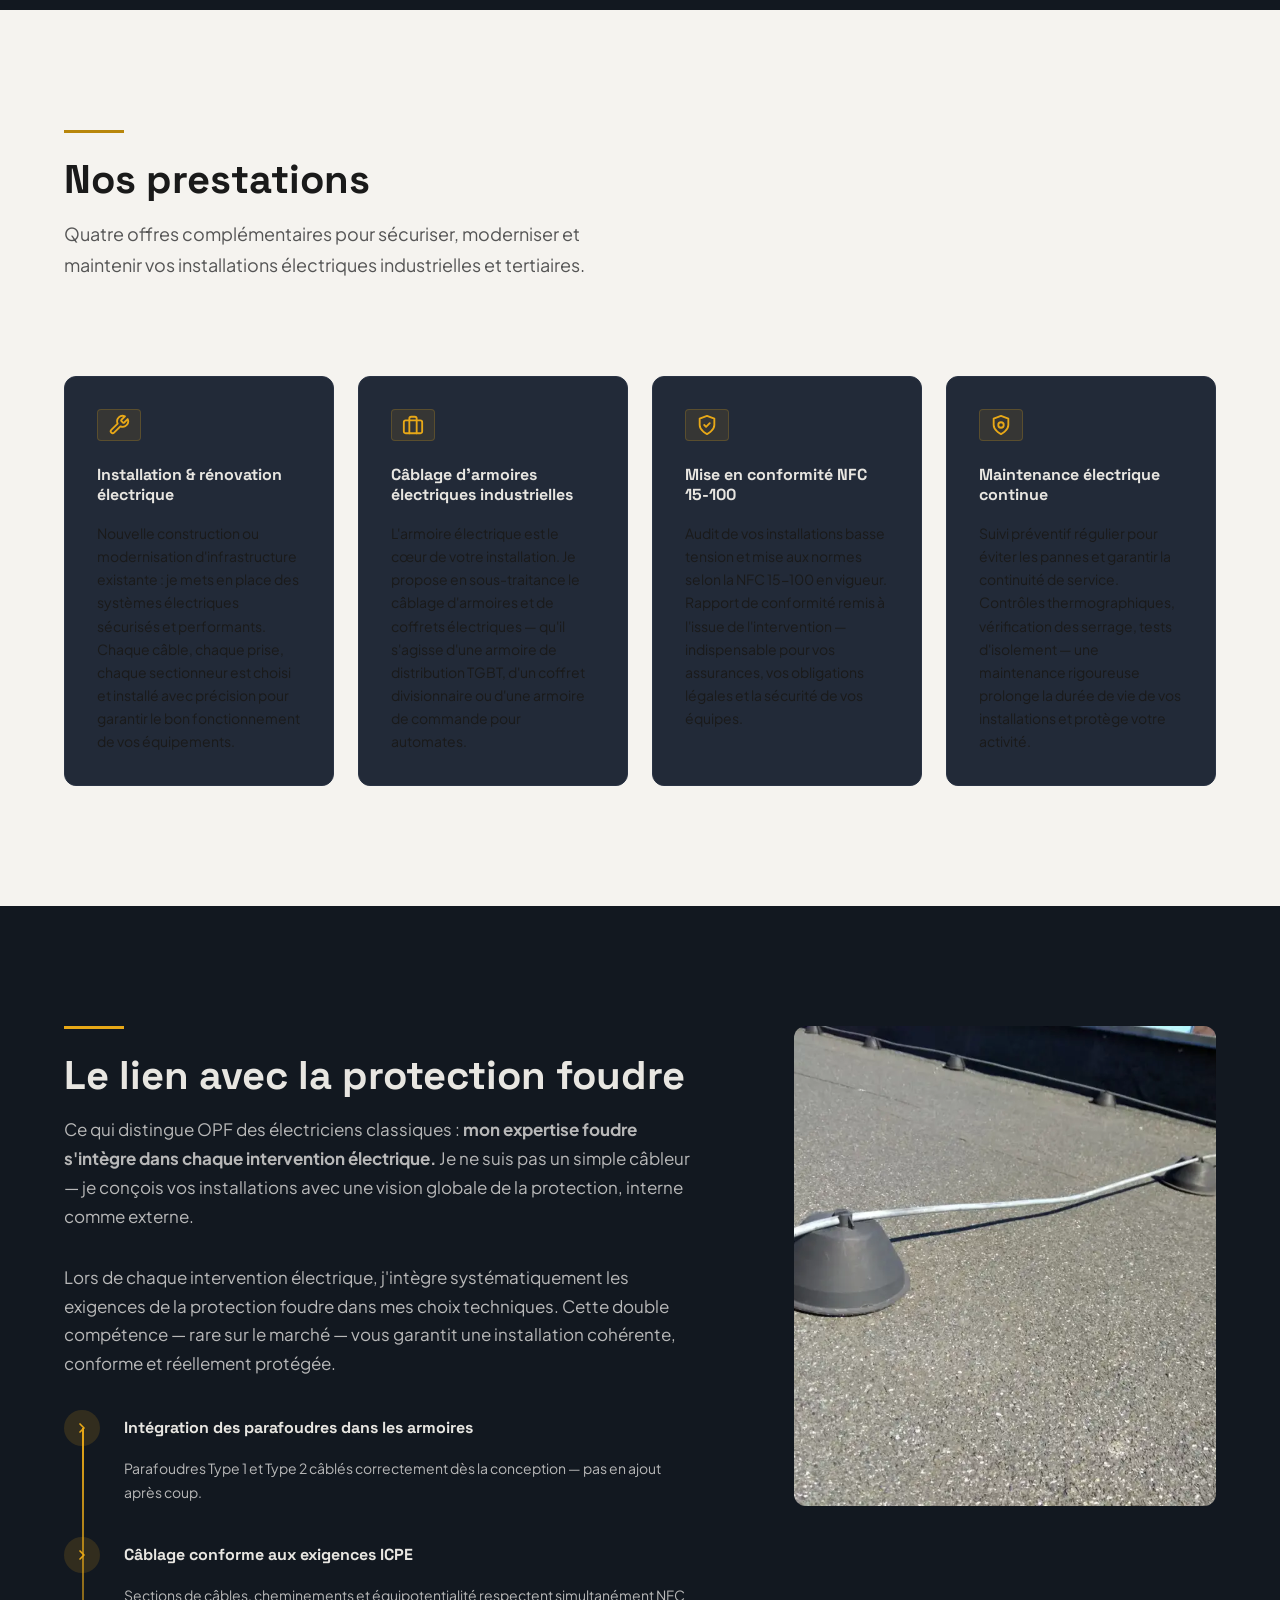
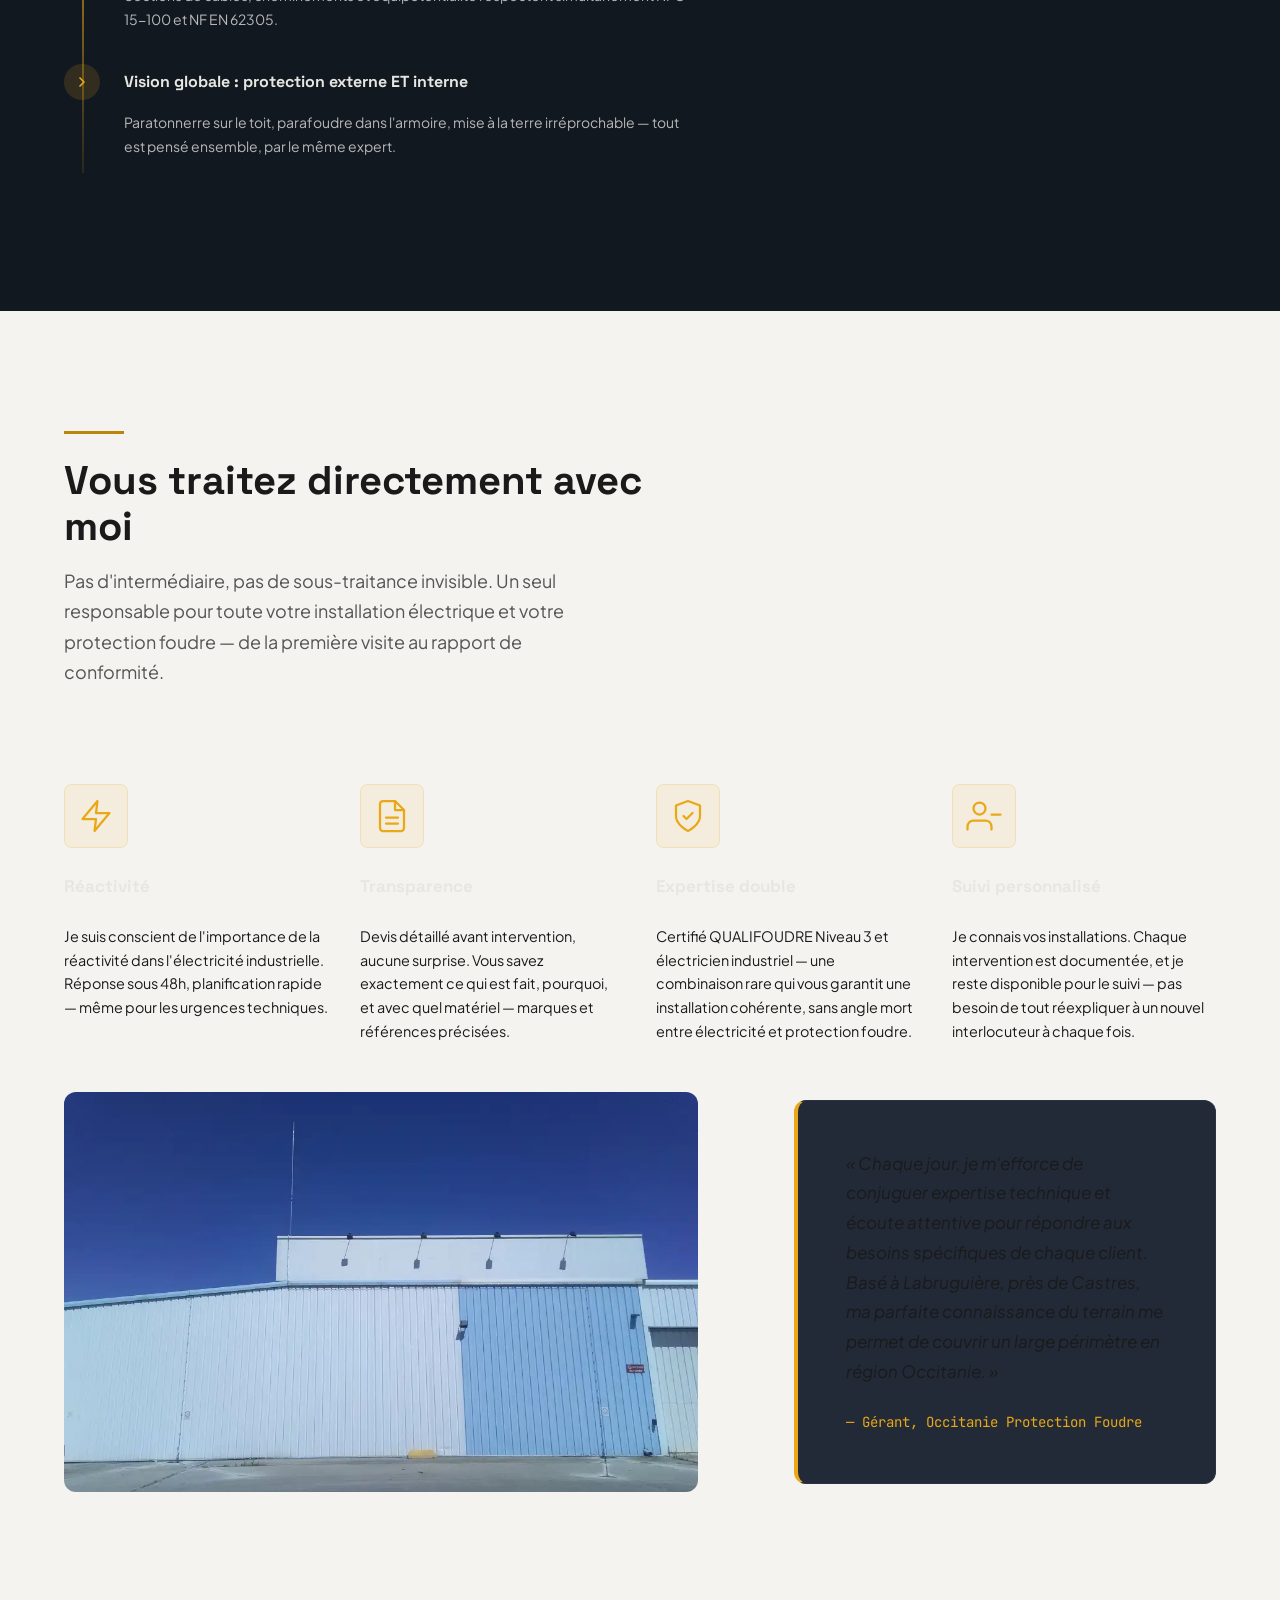
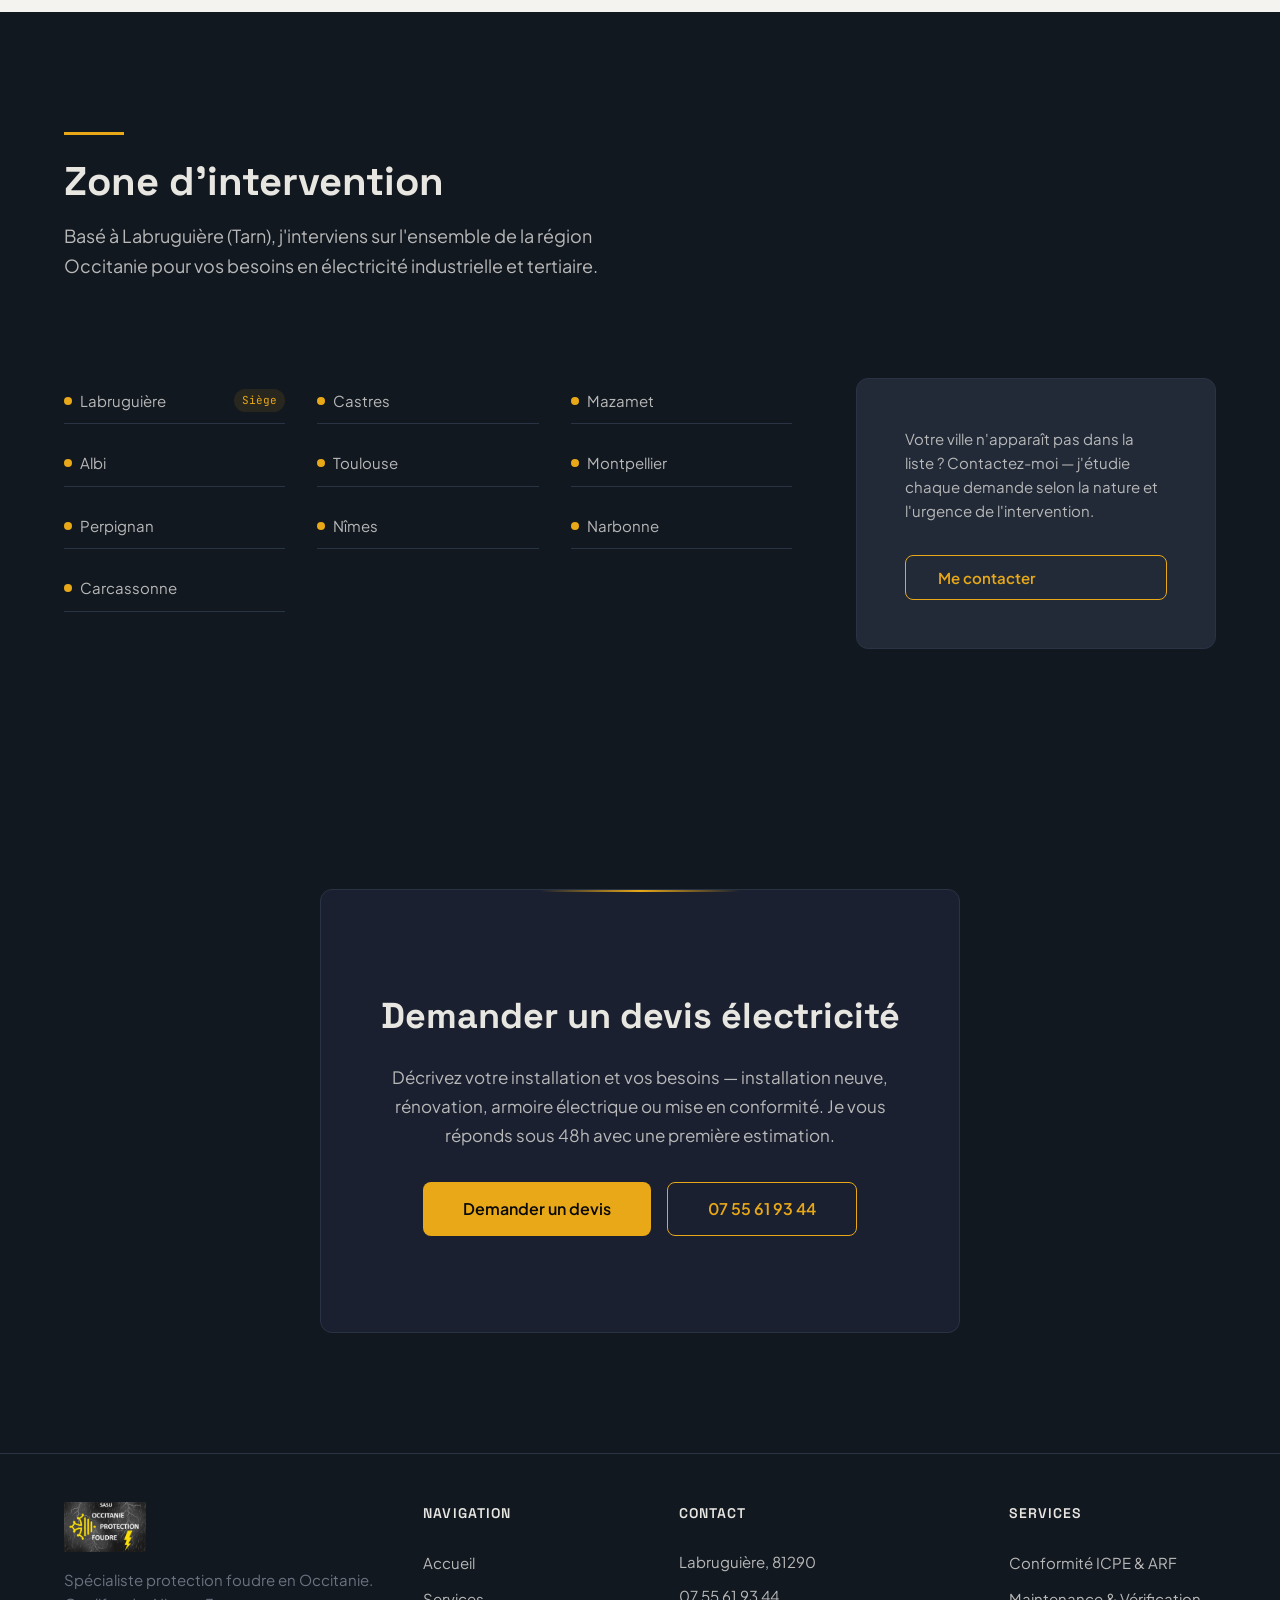
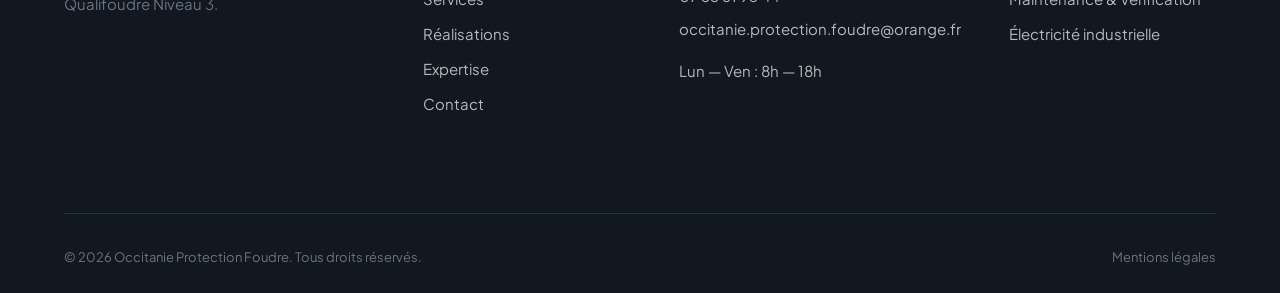
<file: electricite.html>
<!DOCTYPE html>
<html lang="fr">
<head>
  <meta charset="UTF-8">
  <meta name="viewport" content="width=device-width, initial-scale=1.0">
  <title>Électricité Industrielle &amp; Tertiaire | OPF Occitanie</title>
  <meta name="description" content="Électricité industrielle et tertiaire en Occitanie. Installation, câblage armoires, mise en conformité NFC 15-100. Expert Qualifoudre Niveau 3 à Labruguière.">
  <meta name="robots" content="index, follow">
  <link rel="canonical" href="https://www.occitanie-protection-foudre.fr/electricite-industrielle">

  <meta property="og:type" content="website">
  <meta property="og:site_name" content="Occitanie Protection Foudre">
  <meta property="og:title" content="Électricité Industrielle &amp; Tertiaire — OPF Occitanie">
  <meta property="og:description" content="Électricité industrielle et tertiaire en Occitanie. Installation, câblage armoires, mise en conformité NFC 15-100. Expert Qualifoudre Niveau 3 à Labruguière.">
  <meta property="og:url" content="https://www.occitanie-protection-foudre.fr/electricite-industrielle">
  <meta property="og:locale" content="fr_FR">

  <link rel="preconnect" href="https://fonts.googleapis.com">
  <link rel="preconnect" href="https://fonts.gstatic.com" crossorigin>
  <link href="https://fonts.googleapis.com/css2?family=Space+Grotesk:wght@500;700&family=Plus+Jakarta+Sans:wght@400;500;600&family=JetBrains+Mono:wght@500&display=swap" rel="stylesheet">
  <link rel="stylesheet" href="css/style.css">

  <script type="application/ld+json">
  {
    "@context": "https://schema.org",
    "@type": "BreadcrumbList",
    "itemListElement": [
      { "@type": "ListItem", "position": 1, "name": "Accueil", "item": "https://www.occitanie-protection-foudre.fr/" },
      { "@type": "ListItem", "position": 2, "name": "Services", "item": "https://www.occitanie-protection-foudre.fr/services" },
      { "@type": "ListItem", "position": 3, "name": "Électricité Industrielle &amp; Tertiaire", "item": "https://www.occitanie-protection-foudre.fr/electricite-industrielle" }
    ]
  }
  </script>
</head>
<body>

  <a href="#main" class="skip-link">Aller au contenu principal</a>

  <!-- Header -->
  <header class="header" id="header">
    <div class="header__inner">
      <a href="index.html" class="header__logo" aria-label="Occitanie Protection Foudre — Accueil">
        <img src="images/logos/logo-opf.jpg" alt="Occitanie Protection Foudre" class="header__logo-img" width="83" height="50">
      </a>
      <nav class="header__nav" id="nav" aria-label="Navigation principale">
        <button class="header__nav-close" id="nav-close" aria-label="Fermer le menu">
          <svg width="20" height="20" viewBox="0 0 24 24" fill="none" stroke="currentColor" stroke-width="2.5" stroke-linecap="round"><line x1="18" y1="6" x2="6" y2="18"/><line x1="6" y1="6" x2="18" y2="18"/></svg>
        </button>
        <ul class="header__nav-list">
          <li><a href="index.html" class="header__nav-link">Accueil</a></li>
          <li><a href="services.html" class="header__nav-link active" aria-current="page">Services</a></li>
          <li><a href="realisations.html" class="header__nav-link">Réalisations</a></li>
          <li><a href="expertise.html" class="header__nav-link">Expertise</a></li>
          <li><a href="contact.html" class="header__nav-link">Contact</a></li>
        </ul>
      </nav>
      <a href="contact.html" class="btn btn--primary header__cta">Devis gratuit</a>
      <button class="header__burger" id="burger" aria-label="Ouvrir le menu" aria-expanded="false" aria-controls="nav">
        <span></span><span></span><span></span>
      </button>
    </div>
  </header>

  <!-- Page Hero -->
  <section class="page-hero">
    <div class="container">
      <nav class="breadcrumb" aria-label="Fil d'Ariane">
        <ol>
          <li><a href="index.html">Accueil</a></li>
          <li><a href="services.html">Services</a></li>
          <li aria-current="page">Électricité Industrielle &amp; Tertiaire</li>
        </ol>
      </nav>
      <div class="page-hero__tag">
        <span class="service-detail__number" style="position:static;display:inline-block;margin-bottom:1rem;">03</span>
      </div>
      <h1 class="page-hero__title">Électricité Industrielle &amp;&nbsp;Tertiaire</h1>
      <p class="page-hero__subtitle">Installation, mise en conformité et câblage d'armoires pour vos bâtiments industriels et tertiaires — par un expert Qualifoudre Niveau 3 basé à Labruguière, en région Occitanie.</p>
    </div>
  </section>

  <main id="main">

    <!-- Intro — Les deux domaines d'expertise -->
    <section class="section" id="domaines-expertise">
      <div class="container">
        <div class="section__header" data-reveal>
          <div class="section__line" aria-hidden="true"></div>
          <h2 class="section__title">Les deux domaines d'expertise</h2>
          <p class="section__subtitle">Depuis la création d'OPF, j'ai développé une expertise complémentaire dans l'électricité industrielle et tertiaire — deux disciplines distinctes que je maîtrise dans toute leur exigence technique.</p>
        </div>
        <div class="icpe-cards icpe-cards--two" data-reveal>
          <article class="icpe-card icpe-card--highlight">
            <div class="icpe-card__icon" aria-hidden="true">
              <svg xmlns="http://www.w3.org/2000/svg" width="32" height="32" viewBox="0 0 24 24" fill="none" stroke="currentColor" stroke-width="1.5" stroke-linecap="round" stroke-linejoin="round"><rect x="2" y="3" width="20" height="14" rx="2"/><path d="M8 21h8M12 17v4"/><path d="M7 8h.01M7 12h.01M12 8h5M12 12h5"/></svg>
            </div>
            <h3 class="icpe-card__title">Électricité Industrielle</h3>
            <p class="icpe-card__text">Elle concerne les usines et les ateliers de production. J'interviens sur la gestion des <strong>grandes puissances</strong>, les <strong>automates programmables</strong>, les <strong>moteurs asynchrones</strong> et les <strong>variateurs de vitesse</strong>. L'objectif : assurer une production optimale tout en garantissant la sécurité des personnes et la pérennité des équipements.</p>
            <ul class="icpe-card__list">
              <li>Usines et ateliers de production</li>
              <li>Grandes puissances et TGBT</li>
              <li>Automates, moteurs asynchrones</li>
              <li>Variateurs de vitesse</li>
            </ul>
          </article>
          <article class="icpe-card icpe-card--highlight">
            <div class="icpe-card__icon" aria-hidden="true">
              <svg xmlns="http://www.w3.org/2000/svg" width="32" height="32" viewBox="0 0 24 24" fill="none" stroke="currentColor" stroke-width="1.5" stroke-linecap="round" stroke-linejoin="round"><path d="M3 9l9-7 9 7v11a2 2 0 0 1-2 2H5a2 2 0 0 1-2-2z"/><polyline points="9 22 9 12 15 12 15 22"/></svg>
            </div>
            <h3 class="icpe-card__title">Électricité Tertiaire</h3>
            <p class="icpe-card__text">Elle couvre les installations électriques des bâtiments non industriels : <strong>bureaux, magasins, hôpitaux, structures administratives</strong>. Elle implique une gestion fine des éclairages, des systèmes de communication et des réseaux informatiques — avec une attention particulière au confort et à la conformité réglementaire.</p>
            <ul class="icpe-card__list">
              <li>Bureaux, commerces, hôpitaux</li>
              <li>Structures administratives</li>
              <li>Éclairage et gestion technique</li>
              <li>Réseaux informatiques et télécom</li>
            </ul>
          </article>
        </div>
        <div class="section__note" data-reveal>
          <p><strong>Mettre aux normes vos installations n'est pas un simple choix : c'est une nécessité.</strong> Cela garantit la sécurité des personnes, la durabilité des équipements et la continuité de service. Une maintenance régulière prévient les pannes inattendues et prolonge la vie de vos installations.</p>
        </div>
      </div>
    </section>

    <!-- Nos prestations -->
    <section class="section section--light" id="prestations">
      <div class="container">
        <div class="section__header" data-reveal>
          <div class="section__line" aria-hidden="true"></div>
          <h2 class="section__title">Nos prestations</h2>
          <p class="section__subtitle">Quatre offres complémentaires pour sécuriser, moderniser et maintenir vos installations électriques industrielles et tertiaires.</p>
        </div>
        <div class="norm-cards" data-reveal>
          <article class="norm-card">
            <div class="norm-card__ref">
              <svg xmlns="http://www.w3.org/2000/svg" width="22" height="22" viewBox="0 0 24 24" fill="none" stroke="currentColor" stroke-width="2" stroke-linecap="round" stroke-linejoin="round"><path d="M14.7 6.3a1 1 0 0 0 0 1.4l1.6 1.6a1 1 0 0 0 1.4 0l3.77-3.77a6 6 0 0 1-7.94 7.94l-6.91 6.91a2.12 2.12 0 0 1-3-3l6.91-6.91a6 6 0 0 1 7.94-7.94l-3.76 3.76z"/></svg>
            </div>
            <h3 class="norm-card__title">Installation &amp; rénovation électrique</h3>
            <p class="norm-card__text">Nouvelle construction ou modernisation d'infrastructure existante : je mets en place des systèmes électriques sécurisés et performants. Chaque câble, chaque prise, chaque sectionneur est choisi et installé avec précision pour garantir le bon fonctionnement de vos équipements.</p>
          </article>
          <article class="norm-card">
            <div class="norm-card__ref">
              <svg xmlns="http://www.w3.org/2000/svg" width="22" height="22" viewBox="0 0 24 24" fill="none" stroke="currentColor" stroke-width="2" stroke-linecap="round" stroke-linejoin="round"><rect x="2" y="7" width="20" height="14" rx="2"/><path d="M16 21V5a2 2 0 0 0-2-2h-4a2 2 0 0 0-2 2v16"/></svg>
            </div>
            <h3 class="norm-card__title">Câblage d'armoires électriques industrielles</h3>
            <p class="norm-card__text">L'armoire électrique est le cœur de votre installation. Je propose en sous-traitance le câblage d'armoires et de coffrets électriques — qu'il s'agisse d'une armoire de distribution TGBT, d'un coffret divisionnaire ou d'une armoire de commande pour automates.</p>
          </article>
          <article class="norm-card">
            <div class="norm-card__ref">
              <svg xmlns="http://www.w3.org/2000/svg" width="22" height="22" viewBox="0 0 24 24" fill="none" stroke="currentColor" stroke-width="2" stroke-linecap="round" stroke-linejoin="round"><path d="M12 22s8-4 8-10V5l-8-3-8 3v7c0 6 8 10 8 10"/><path d="m9 12 2 2 4-4"/></svg>
            </div>
            <h3 class="norm-card__title">Mise en conformité NFC 15-100</h3>
            <p class="norm-card__text">Audit de vos installations basse tension et mise aux normes selon la NFC 15-100 en vigueur. Rapport de conformité remis à l'issue de l'intervention — indispensable pour vos assurances, vos obligations légales et la sécurité de vos équipes.</p>
          </article>
          <article class="norm-card">
            <div class="norm-card__ref">
              <svg xmlns="http://www.w3.org/2000/svg" width="22" height="22" viewBox="0 0 24 24" fill="none" stroke="currentColor" stroke-width="2" stroke-linecap="round" stroke-linejoin="round"><path d="M12 22s8-4 8-10V5l-8-3-8 3v7c0 6 8 10 8 10"/><circle cx="12" cy="12" r="3"/></svg>
            </div>
            <h3 class="norm-card__title">Maintenance électrique continue</h3>
            <p class="norm-card__text">Suivi préventif régulier pour éviter les pannes et garantir la continuité de service. Contrôles thermographiques, vérification des serrage, tests d'isolement — une maintenance rigoureuse prolonge la durée de vie de vos installations et protège votre activité.</p>
          </article>
        </div>
      </div>
    </section>

    <!-- Le lien avec la protection foudre -->
    <section class="section" id="lien-foudre">
      <div class="container">
        <div class="service-detail__grid" data-reveal>
          <div class="service-detail__content">
            <div class="section__line" aria-hidden="true"></div>
            <h2 class="section__title">Le lien avec la protection foudre</h2>
            <p class="service-detail__text">Ce qui distingue OPF des électriciens classiques : <strong>mon expertise foudre s'intègre dans chaque intervention électrique.</strong> Je ne suis pas un simple câbleur — je conçois vos installations avec une vision globale de la protection, interne comme externe.</p>
            <p class="service-detail__text">Lors de chaque intervention électrique, j'intègre systématiquement les exigences de la protection foudre dans mes choix techniques. Cette double compétence — rare sur le marché — vous garantit une installation cohérente, conforme et réellement protégée.</p>
            <ul class="steps-list steps-list--compact">
              <li class="steps-list__item">
                <div class="steps-list__number steps-list__number--sm" aria-hidden="true">
                  <svg xmlns="http://www.w3.org/2000/svg" width="16" height="16" viewBox="0 0 24 24" fill="none" stroke="currentColor" stroke-width="2.5" stroke-linecap="round" stroke-linejoin="round"><path d="m9 18 6-6-6-6"/></svg>
                </div>
                <div class="steps-list__content">
                  <h3 class="steps-list__title">Intégration des parafoudres dans les armoires</h3>
                  <p class="steps-list__text">Parafoudres Type 1 et Type 2 câblés correctement dès la conception — pas en ajout après coup.</p>
                </div>
              </li>
              <li class="steps-list__item">
                <div class="steps-list__number steps-list__number--sm" aria-hidden="true">
                  <svg xmlns="http://www.w3.org/2000/svg" width="16" height="16" viewBox="0 0 24 24" fill="none" stroke="currentColor" stroke-width="2.5" stroke-linecap="round" stroke-linejoin="round"><path d="m9 18 6-6-6-6"/></svg>
                </div>
                <div class="steps-list__content">
                  <h3 class="steps-list__title">Câblage conforme aux exigences ICPE</h3>
                  <p class="steps-list__text">Sections de câbles, cheminements et équipotentialité respectent simultanément NFC 15-100 et NF EN 62305.</p>
                </div>
              </li>
              <li class="steps-list__item">
                <div class="steps-list__number steps-list__number--sm" aria-hidden="true">
                  <svg xmlns="http://www.w3.org/2000/svg" width="16" height="16" viewBox="0 0 24 24" fill="none" stroke="currentColor" stroke-width="2.5" stroke-linecap="round" stroke-linejoin="round"><path d="m9 18 6-6-6-6"/></svg>
                </div>
                <div class="steps-list__content">
                  <h3 class="steps-list__title">Vision globale : protection externe ET interne</h3>
                  <p class="steps-list__text">Paratonnerre sur le toit, parafoudre dans l'armoire, mise à la terre irréprochable — tout est pensé ensemble, par le même expert.</p>
                </div>
              </li>
            </ul>
          </div>
          <div class="service-detail__visual">
            <img src="images/content/protection-foudre-4.webp" alt="Armoire électrique industrielle avec parafoudres intégrés — Occitanie Protection Foudre" class="service-detail__image" width="640" height="480" loading="lazy" decoding="async">
          </div>
        </div>
      </div>
    </section>

    <!-- Interlocuteur unique -->
    <section class="section section--light" id="interlocuteur-unique">
      <div class="container">
        <div class="section__header" data-reveal>
          <div class="section__line" aria-hidden="true"></div>
          <h2 class="section__title">Vous traitez directement avec moi</h2>
          <p class="section__subtitle">Pas d'intermédiaire, pas de sous-traitance invisible. Un seul responsable pour toute votre installation électrique et votre protection foudre — de la première visite au rapport de conformité.</p>
        </div>
        <div class="trust-grid" data-reveal>
          <div class="trust-item">
            <div class="trust-item__icon" aria-hidden="true">
              <svg xmlns="http://www.w3.org/2000/svg" width="36" height="36" viewBox="0 0 24 24" fill="none" stroke="currentColor" stroke-width="1.5" stroke-linecap="round" stroke-linejoin="round"><path d="M13 2 3 14h9l-1 8 10-12h-9l1-8z"/></svg>
            </div>
            <h3 class="trust-item__title">Réactivité</h3>
            <p class="trust-item__text">Je suis conscient de l'importance de la réactivité dans l'électricité industrielle. Réponse sous 48h, planification rapide — même pour les urgences techniques.</p>
          </div>
          <div class="trust-item">
            <div class="trust-item__icon" aria-hidden="true">
              <svg xmlns="http://www.w3.org/2000/svg" width="36" height="36" viewBox="0 0 24 24" fill="none" stroke="currentColor" stroke-width="1.5" stroke-linecap="round" stroke-linejoin="round"><path d="M14 2H6a2 2 0 0 0-2 2v16a2 2 0 0 0 2 2h12a2 2 0 0 0 2-2V8z"/><polyline points="14 2 14 8 20 8"/><line x1="16" y1="13" x2="8" y2="13"/><line x1="16" y1="17" x2="8" y2="17"/></svg>
            </div>
            <h3 class="trust-item__title">Transparence</h3>
            <p class="trust-item__text">Devis détaillé avant intervention, aucune surprise. Vous savez exactement ce qui est fait, pourquoi, et avec quel matériel — marques et références précisées.</p>
          </div>
          <div class="trust-item">
            <div class="trust-item__icon" aria-hidden="true">
              <svg xmlns="http://www.w3.org/2000/svg" width="36" height="36" viewBox="0 0 24 24" fill="none" stroke="currentColor" stroke-width="1.5" stroke-linecap="round" stroke-linejoin="round"><path d="M12 22s8-4 8-10V5l-8-3-8 3v7c0 6 8 10 8 10"/><path d="m9 12 2 2 4-4"/></svg>
            </div>
            <h3 class="trust-item__title">Expertise double</h3>
            <p class="trust-item__text">Certifié QUALIFOUDRE Niveau 3 et électricien industriel — une combinaison rare qui vous garantit une installation cohérente, sans angle mort entre électricité et protection foudre.</p>
          </div>
          <div class="trust-item">
            <div class="trust-item__icon" aria-hidden="true">
              <svg xmlns="http://www.w3.org/2000/svg" width="36" height="36" viewBox="0 0 24 24" fill="none" stroke="currentColor" stroke-width="1.5" stroke-linecap="round" stroke-linejoin="round"><path d="M17 21v-2a4 4 0 0 0-4-4H5a4 4 0 0 0-4 4v2"/><circle cx="9" cy="7" r="4"/><line x1="23" y1="11" x2="17" y2="11"/></svg>
            </div>
            <h3 class="trust-item__title">Suivi personnalisé</h3>
            <p class="trust-item__text">Je connais vos installations. Chaque intervention est documentée, et je reste disponible pour le suivi — pas besoin de tout réexpliquer à un nouvel interlocuteur à chaque fois.</p>
          </div>
        </div>
        <div class="service-detail__grid service-detail__grid--centered" data-reveal style="margin-top:3rem;">
          <div class="service-detail__content">
            <img src="images/photos/chantier-01.webp" alt="Intervention électrique sur site industriel en Occitanie — OPF" class="service-detail__image" width="640" height="400" loading="lazy" decoding="async">
          </div>
          <div class="service-detail__content">
            <blockquote class="service-detail__quote">
              <p>« Chaque jour, je m'efforce de conjuguer expertise technique et écoute attentive pour répondre aux besoins spécifiques de chaque client. Basé à Labruguière, près de Castres, ma parfaite connaissance du terrain me permet de couvrir un large périmètre en région Occitanie. »</p>
              <footer>— Gérant, Occitanie Protection Foudre</footer>
            </blockquote>
          </div>
        </div>
      </div>
    </section>

    <!-- Zone d'intervention -->
    <section class="section" id="zone-intervention">
      <div class="container">
        <div class="section__header" data-reveal>
          <div class="section__line" aria-hidden="true"></div>
          <h2 class="section__title">Zone d'intervention</h2>
          <p class="section__subtitle">Basé à Labruguière (Tarn), j'interviens sur l'ensemble de la région Occitanie pour vos besoins en électricité industrielle et tertiaire.</p>
        </div>
        <div class="zone-grid" data-reveal>
          <ul class="zone-list">
            <li class="zone-list__item">
              <span class="zone-list__dot" aria-hidden="true"></span>
              <span>Labruguière</span>
              <span class="zone-list__tag">Siège</span>
            </li>
            <li class="zone-list__item">
              <span class="zone-list__dot" aria-hidden="true"></span>
              <span>Castres</span>
            </li>
            <li class="zone-list__item">
              <span class="zone-list__dot" aria-hidden="true"></span>
              <span>Mazamet</span>
            </li>
            <li class="zone-list__item">
              <span class="zone-list__dot" aria-hidden="true"></span>
              <span>Albi</span>
            </li>
            <li class="zone-list__item">
              <span class="zone-list__dot" aria-hidden="true"></span>
              <span>Toulouse</span>
            </li>
            <li class="zone-list__item">
              <span class="zone-list__dot" aria-hidden="true"></span>
              <span>Montpellier</span>
            </li>
            <li class="zone-list__item">
              <span class="zone-list__dot" aria-hidden="true"></span>
              <span>Perpignan</span>
            </li>
            <li class="zone-list__item">
              <span class="zone-list__dot" aria-hidden="true"></span>
              <span>Nîmes</span>
            </li>
            <li class="zone-list__item">
              <span class="zone-list__dot" aria-hidden="true"></span>
              <span>Narbonne</span>
            </li>
            <li class="zone-list__item">
              <span class="zone-list__dot" aria-hidden="true"></span>
              <span>Carcassonne</span>
            </li>
          </ul>
          <div class="zone-note">
            <p>Votre ville n'apparaît pas dans la liste&nbsp;? Contactez-moi — j'étudie chaque demande selon la nature et l'urgence de l'intervention.</p>
            <a href="contact.html" class="btn btn--outline">Me contacter</a>
          </div>
        </div>
      </div>
    </section>

    <!-- CTA -->
    <section class="cta-section section">
      <div class="container">
        <div class="cta-section__inner" data-reveal>
          <h2 class="cta-section__title">Demander un devis électricité</h2>
          <p class="cta-section__text">Décrivez votre installation et vos besoins — installation neuve, rénovation, armoire électrique ou mise en conformité. Je vous réponds sous 48h avec une première estimation.</p>
          <div class="cta-section__actions">
            <a href="contact.html" class="btn btn--primary btn--lg">Demander un devis</a>
            <a href="tel:+33755619344" class="btn btn--outline btn--lg">07 55 61 93 44</a>
          </div>
        </div>
      </div>
    </section>

  </main>

  <!-- Footer -->
  <footer class="footer">
    <div class="container">
      <div class="footer__grid">
        <div class="footer__brand">
          <a href="index.html" class="footer__logo" aria-label="Occitanie Protection Foudre — Accueil">
            <img src="images/logos/logo-opf.jpg" alt="Occitanie Protection Foudre" class="header__logo-img" width="83" height="50" loading="lazy">
          </a>
          <p class="footer__tagline">Spécialiste protection foudre en Occitanie.<br>Qualifoudre Niveau 3.</p>
        </div>
        <nav class="footer__nav" aria-label="Navigation pied de page">
          <h3 class="footer__heading">Navigation</h3>
          <ul>
            <li><a href="index.html">Accueil</a></li>
            <li><a href="services.html">Services</a></li>
            <li><a href="realisations.html">Réalisations</a></li>
            <li><a href="expertise.html">Expertise</a></li>
            <li><a href="contact.html">Contact</a></li>
          </ul>
        </nav>
        <div class="footer__contact">
          <h3 class="footer__heading">Contact</h3>
          <address>
            <p>Labruguière, 81290</p>
            <p><a href="tel:+33755619344">07 55 61 93 44</a></p>
            <p><a href="mailto:occitanie.protection.foudre@orange.fr">occitanie.protection.foudre@orange.fr</a></p>
          </address>
          <p class="footer__hours">Lun — Ven : 8h — 18h</p>
        </div>
        <div class="footer__services">
          <h3 class="footer__heading">Services</h3>
          <ul>
            <li><a href="conformite-icpe.html">Conformité ICPE &amp; ARF</a></li>
            <li><a href="services.html#protection">Maintenance &amp; Vérification</a></li>
            <li><a href="electricite.html">Électricité industrielle</a></li>
          </ul>
        </div>
      </div>
      <div class="footer__bottom">
        <p>&copy; 2026 Occitanie Protection Foudre. Tous droits réservés.</p>
        <p><a href="mentions-legales.html">Mentions légales</a></p>
      </div>
    </div>
  </footer>

  <script src="js/main.js" defer></script>
</body>
</html>
</file>
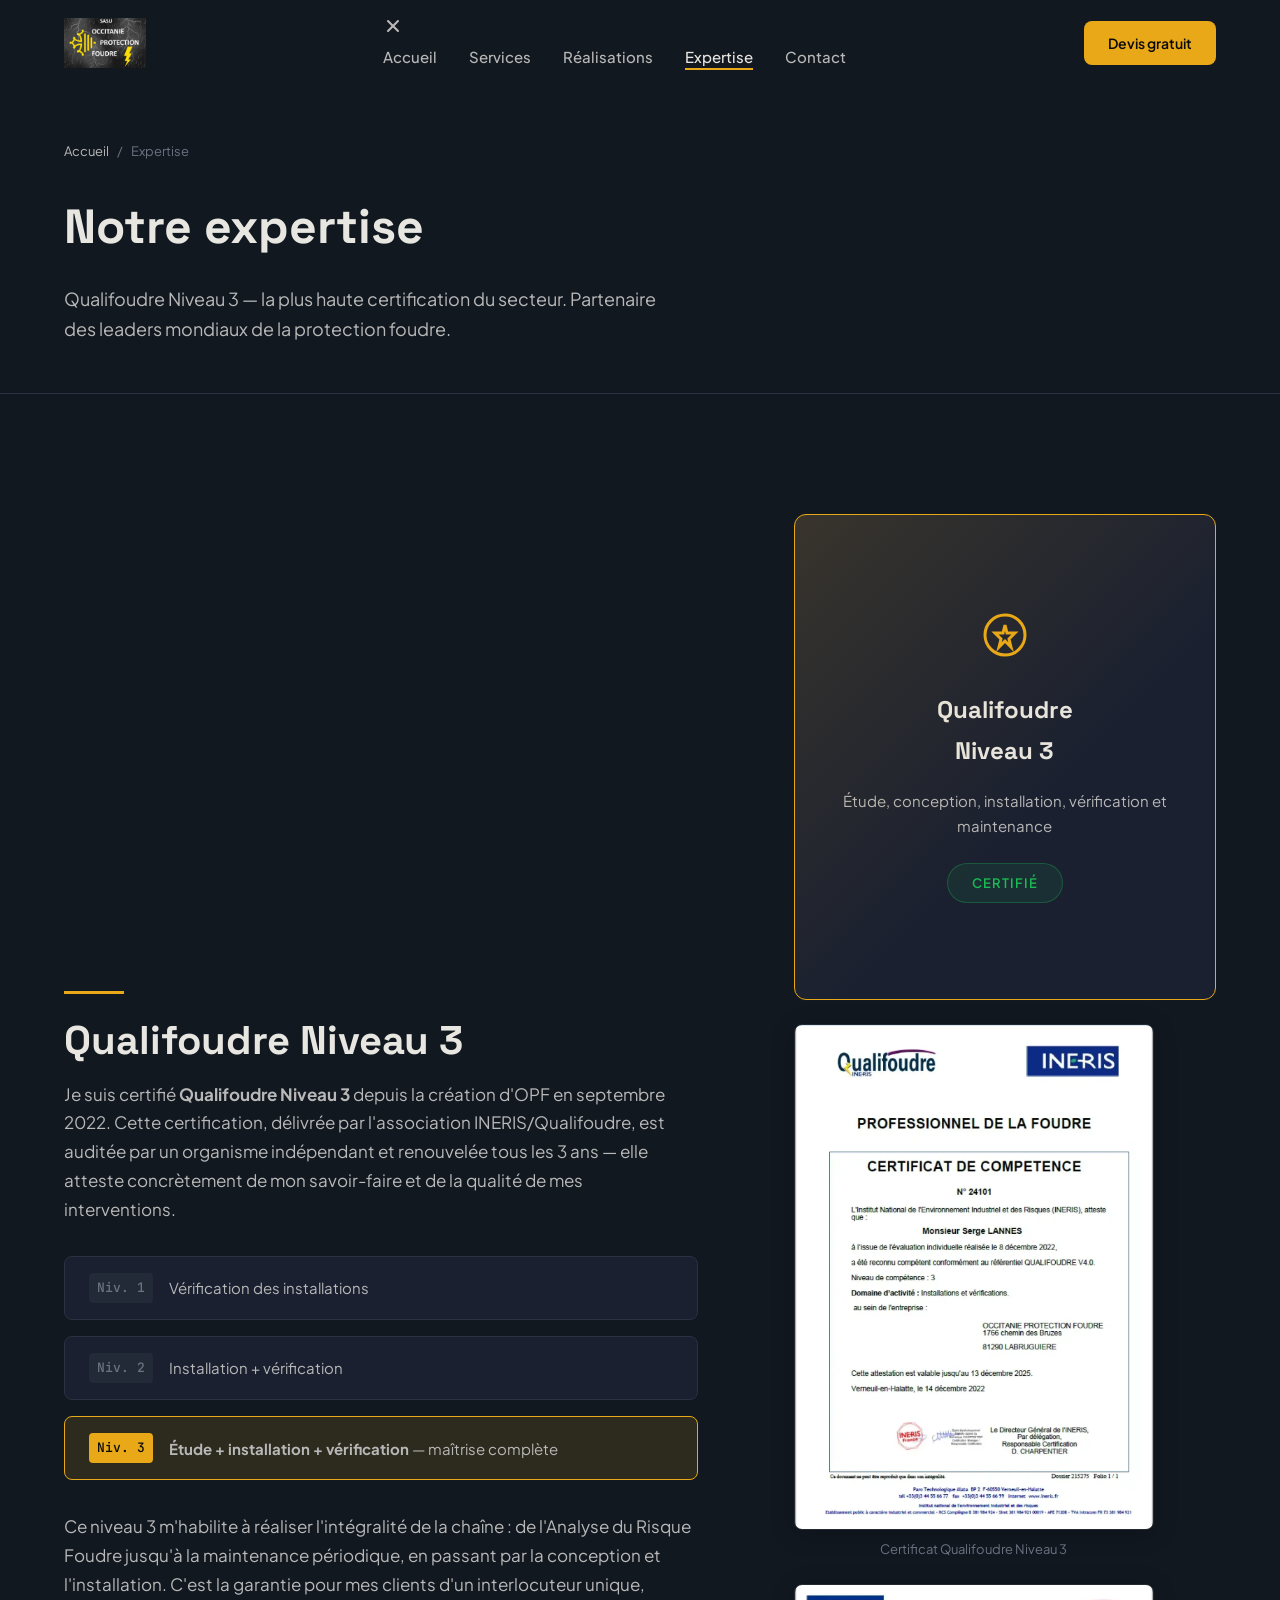
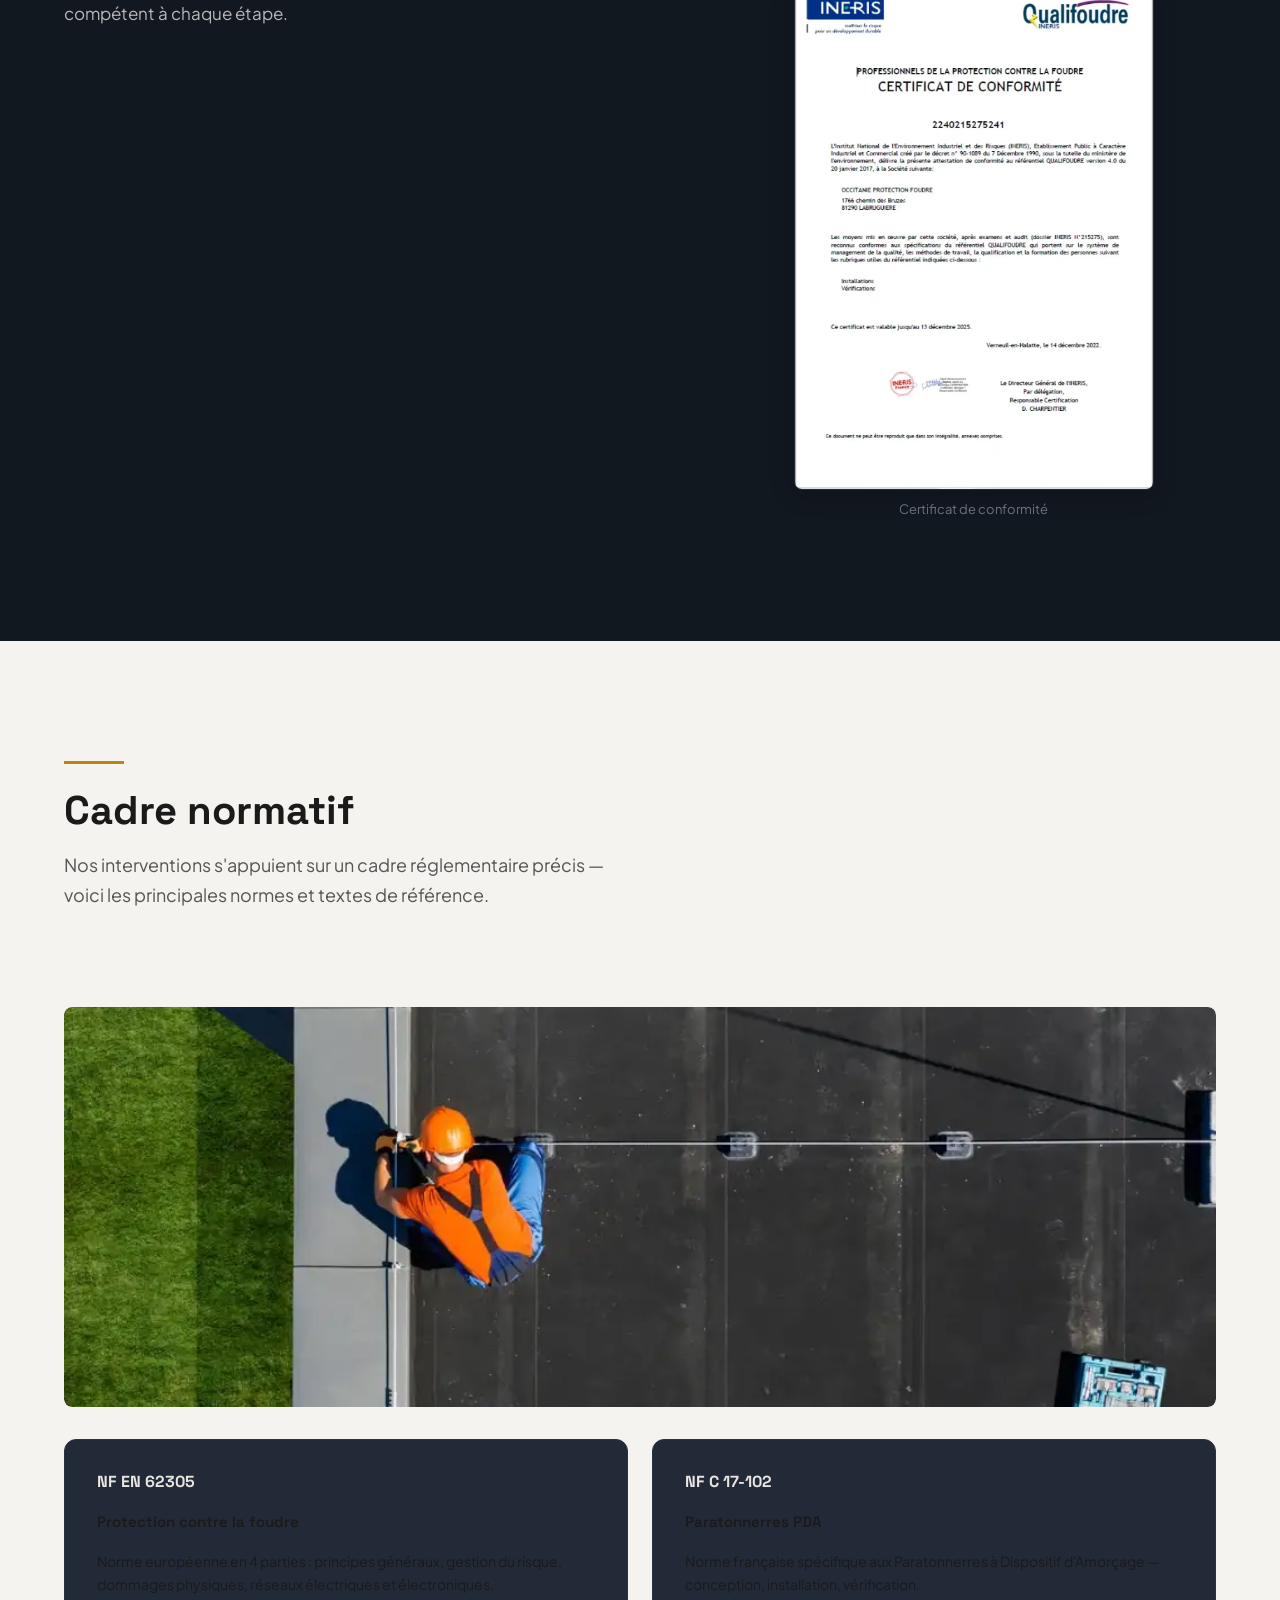
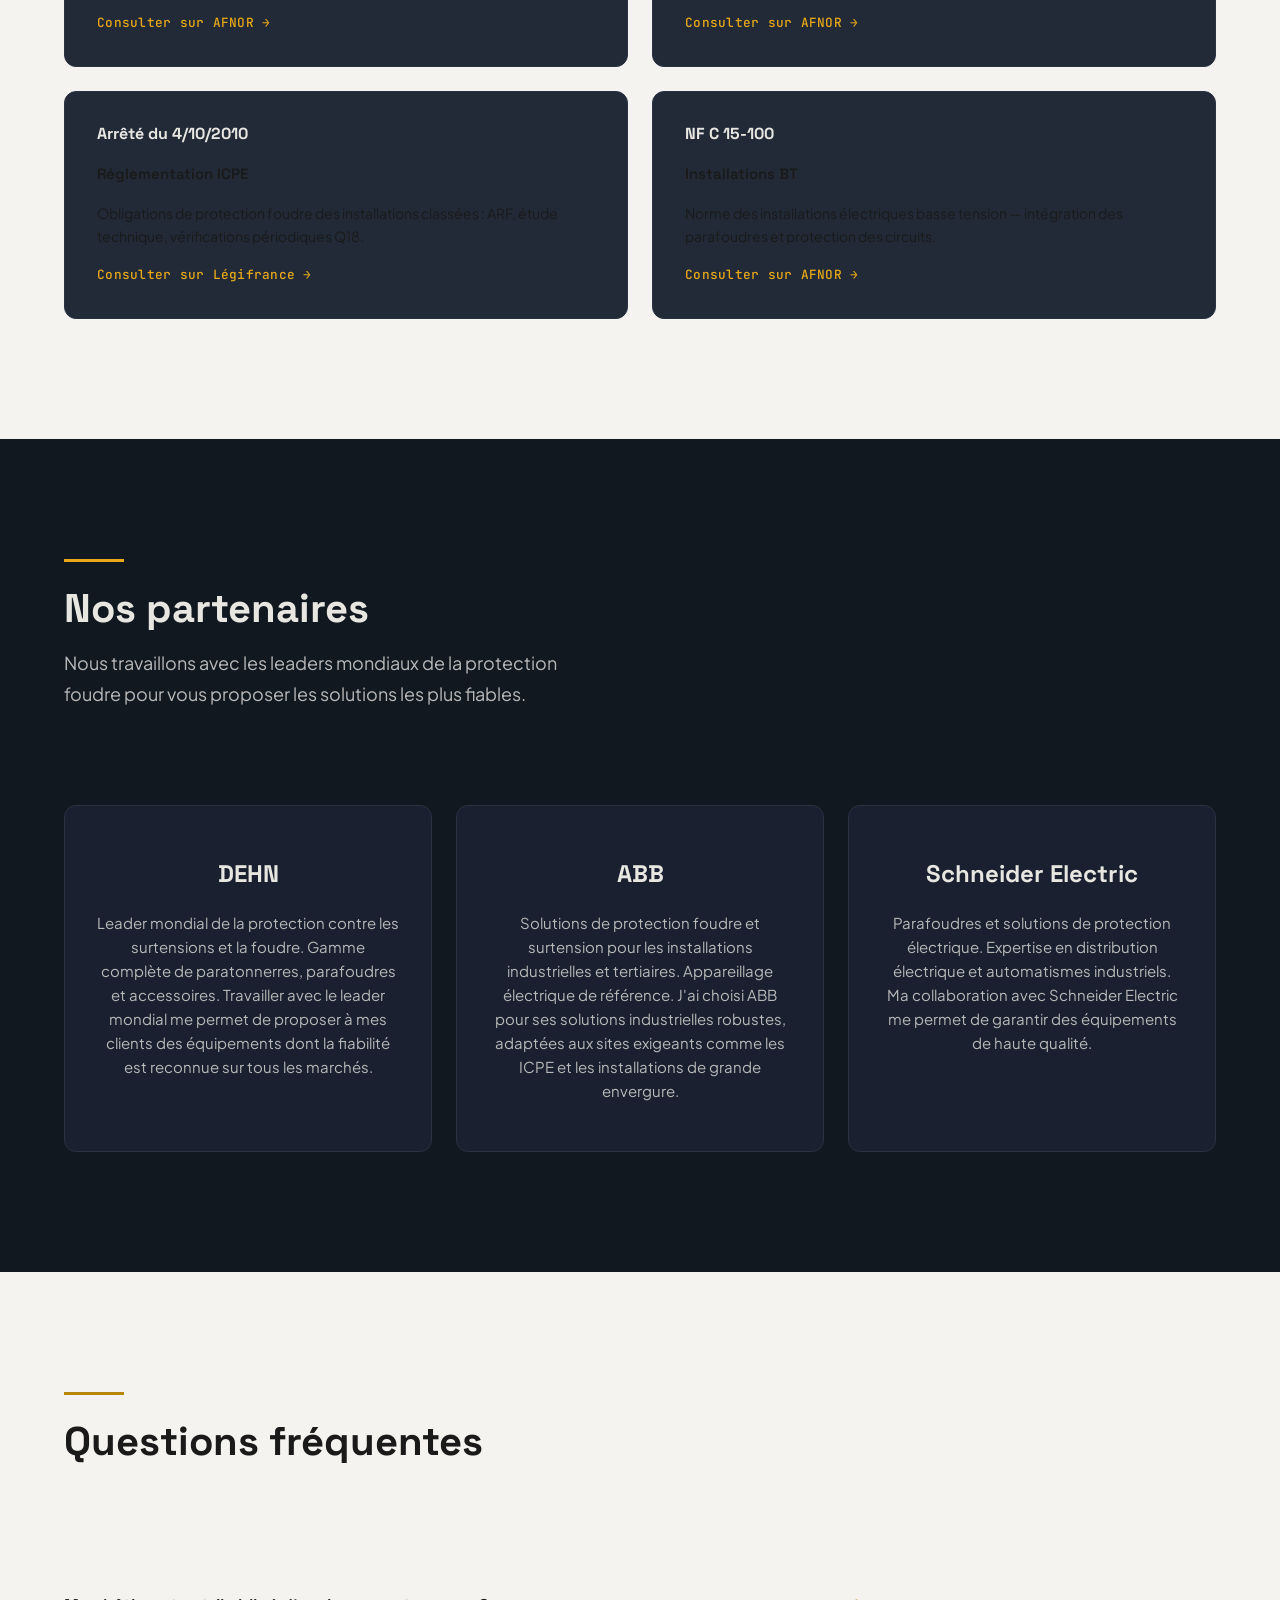
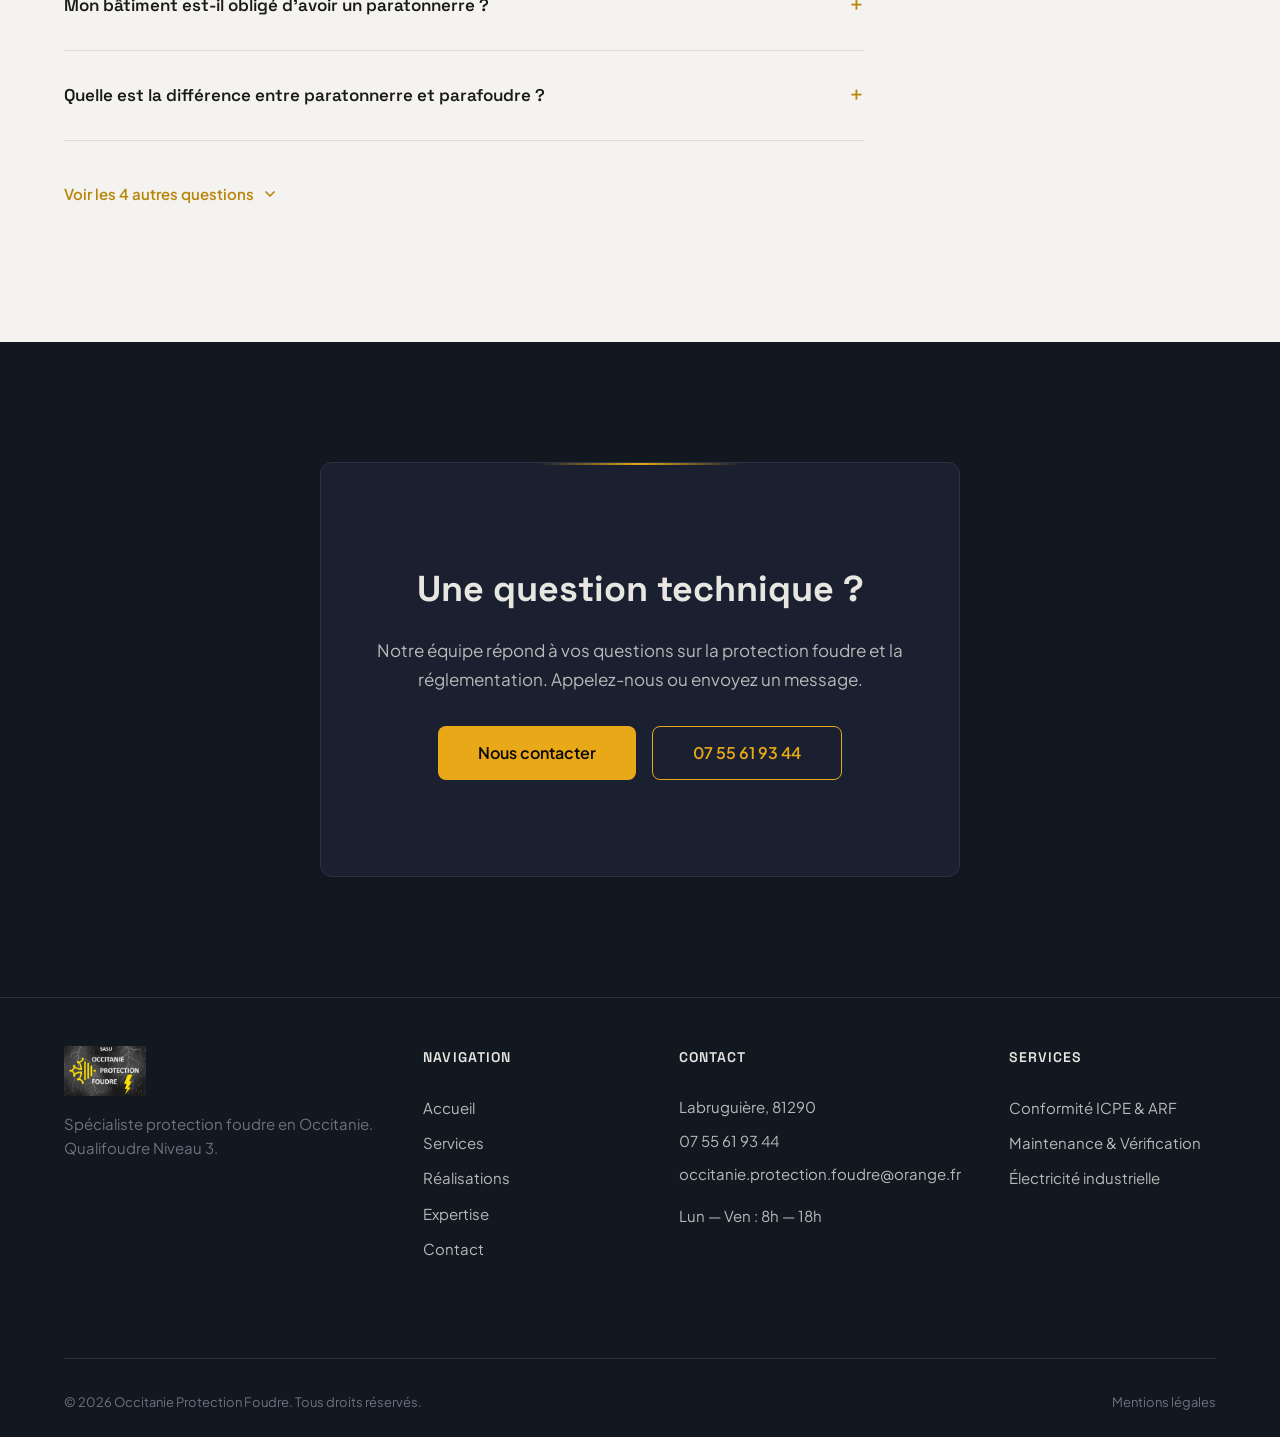
<file: expertise.html>
<!DOCTYPE html>
<html lang="fr">
<head>
  <meta charset="UTF-8">
  <meta name="viewport" content="width=device-width, initial-scale=1.0">
  <title>Expertise Protection Foudre | OPF — Qualifoudre Niveau 3, Normes, Partenaires</title>
  <meta name="description" content="Certifié Qualifoudre Niveau 3, partenaire DEHN, ABB et Schneider Electric. Découvrez notre expertise en protection foudre et les normes qui encadrent nos interventions.">
  <meta name="robots" content="index, follow">
  <link rel="canonical" href="https://www.occitanie-protection-foudre.fr/expertise">

  <meta property="og:type" content="website">
  <meta property="og:site_name" content="Occitanie Protection Foudre">
  <meta property="og:title" content="Notre Expertise — Qualifoudre Niveau 3, Normes, Partenaires">
  <meta property="og:description" content="Certifié Qualifoudre Niveau 3. Partenaire DEHN, ABB, Schneider Electric. Expertise en protection foudre depuis 2022.">
  <meta property="og:url" content="https://www.occitanie-protection-foudre.fr/expertise">
  <meta property="og:locale" content="fr_FR">

  <link rel="preconnect" href="https://fonts.googleapis.com">
  <link rel="preconnect" href="https://fonts.gstatic.com" crossorigin>
  <link href="https://fonts.googleapis.com/css2?family=Space+Grotesk:wght@500;700&family=Plus+Jakarta+Sans:wght@400;500;600&family=JetBrains+Mono:wght@500&display=swap" rel="stylesheet">
  <link rel="stylesheet" href="css/style.css">

  <script type="application/ld+json">
  {
    "@context": "https://schema.org",
    "@type": "BreadcrumbList",
    "itemListElement": [
      { "@type": "ListItem", "position": 1, "name": "Accueil", "item": "https://www.occitanie-protection-foudre.fr/" },
      { "@type": "ListItem", "position": 2, "name": "Expertise", "item": "https://www.occitanie-protection-foudre.fr/expertise" }
    ]
  }
  </script>
</head>
<body>

  <a href="#main" class="skip-link">Aller au contenu principal</a>

  <header class="header" id="header">
    <div class="header__inner">
      <a href="index.html" class="header__logo" aria-label="Occitanie Protection Foudre — Accueil">
        <img src="images/logos/logo-opf.jpg" alt="Occitanie Protection Foudre" class="header__logo-img" width="83" height="50">
      </a>
      <nav class="header__nav" id="nav" aria-label="Navigation principale">
        <button class="header__nav-close" id="nav-close" aria-label="Fermer le menu">
          <svg width="20" height="20" viewBox="0 0 24 24" fill="none" stroke="currentColor" stroke-width="2.5" stroke-linecap="round"><line x1="18" y1="6" x2="6" y2="18"/><line x1="6" y1="6" x2="18" y2="18"/></svg>
        </button>
        <ul class="header__nav-list">
          <li><a href="index.html" class="header__nav-link">Accueil</a></li>
          <li><a href="services.html" class="header__nav-link">Services</a></li>
          <li><a href="realisations.html" class="header__nav-link">Réalisations</a></li>
          <li><a href="expertise.html" class="header__nav-link active" aria-current="page">Expertise</a></li>
          <li><a href="contact.html" class="header__nav-link">Contact</a></li>
        </ul>
      </nav>
      <a href="contact.html" class="btn btn--primary header__cta">Devis gratuit</a>
      <button class="header__burger" id="burger" aria-label="Ouvrir le menu" aria-expanded="false" aria-controls="nav">
        <span></span><span></span><span></span>
      </button>
    </div>
  </header>

  <section class="page-hero">
    <div class="container">
      <nav class="breadcrumb" aria-label="Fil d'Ariane">
        <ol>
          <li><a href="index.html">Accueil</a></li>
          <li aria-current="page">Expertise</li>
        </ol>
      </nav>
      <h1 class="page-hero__title">Notre expertise</h1>
      <p class="page-hero__subtitle">Qualifoudre Niveau 3 — la plus haute certification du secteur. Partenaire des leaders mondiaux de la protection foudre.</p>
    </div>
  </section>

  <main id="main">

    <!-- Certification -->
    <section class="section" id="qualifoudre">
      <div class="container">
        <div class="expertise-split" data-reveal>
          <div class="expertise-split__content">
            <div class="section__line" aria-hidden="true"></div>
            <h2 class="section__title">Qualifoudre Niveau 3</h2>
            <p>Je suis certifié <strong>Qualifoudre Niveau 3</strong> depuis la création d'OPF en septembre 2022. Cette certification, délivrée par l'association INERIS/Qualifoudre, est auditée par un organisme indépendant et renouvelée tous les 3 ans — elle atteste concrètement de mon savoir-faire et de la qualité de mes interventions.</p>
            <div class="expertise-levels">
              <div class="expertise-level">
                <span class="expertise-level__badge">Niv. 1</span>
                <span class="expertise-level__text">Vérification des installations</span>
              </div>
              <div class="expertise-level">
                <span class="expertise-level__badge">Niv. 2</span>
                <span class="expertise-level__text">Installation + vérification</span>
              </div>
              <div class="expertise-level expertise-level--active">
                <span class="expertise-level__badge expertise-level__badge--active">Niv. 3</span>
                <span class="expertise-level__text"><strong>Étude + installation + vérification</strong> — maîtrise complète</span>
              </div>
            </div>
            <p>Ce niveau 3 m'habilite à réaliser l'intégralité de la chaîne : de l'Analyse du Risque Foudre jusqu'à la maintenance périodique, en passant par la conception et l'installation. C'est la garantie pour mes clients d'un interlocuteur unique, compétent à chaque étape.</p>
          </div>
          <div class="expertise-split__visual">
            <div class="certification-card">
              <div class="certification-card__icon" aria-hidden="true">
                <svg width="48" height="48" viewBox="0 0 24 24" fill="none" stroke="currentColor" stroke-width="1.5"><path d="M12 15l-3 3 1-4-3-3h4L12 7l1 4h4l-3 3 1 4-3-3z"/><circle cx="12" cy="12" r="10"/></svg>
              </div>
              <h3 class="certification-card__title">Qualifoudre<br>Niveau 3</h3>
              <p class="certification-card__text">Étude, conception, installation, vérification et maintenance</p>
              <span class="certification-card__status">Certifié</span>
            </div>
            <figure class="certification-proof">
              <a href="images/certificates/certificat.webp" target="_blank" rel="noopener" aria-label="Voir le certificat Qualifoudre en plein écran">
                <img src="images/certificates/certificat.webp" alt="Certificat Qualifoudre Niveau 3 — Occitanie Protection Foudre" class="certification-proof__img" width="400" height="566" loading="lazy" decoding="async">
              </a>
              <figcaption class="certification-proof__caption">Certificat Qualifoudre Niveau 3</figcaption>
            </figure>
            <figure class="certification-proof">
              <a href="images/certificates/certificat-conformite.webp" target="_blank" rel="noopener" aria-label="Voir le certificat de conformité en plein écran">
                <img src="images/certificates/certificat-conformite.webp" alt="Certificat de conformité — Occitanie Protection Foudre" class="certification-proof__img" width="400" height="566" loading="lazy" decoding="async">
              </a>
              <figcaption class="certification-proof__caption">Certificat de conformité</figcaption>
            </figure>
          </div>
        </div>
      </div>
    </section>

    <!-- Normes -->
    <section class="section section--light" id="normes">
      <div class="container">
        <div class="section__header" data-reveal>
          <div class="section__line" aria-hidden="true"></div>
          <h2 class="section__title">Cadre normatif</h2>
          <p class="section__subtitle">Nos interventions s'appuient sur un cadre réglementaire précis — voici les principales normes et textes de référence.</p>
        </div>
        <div class="norms-illustration" data-reveal>
          <img src="images/content/protection-foudre-1.webp" alt="Installation de protection foudre conforme aux normes NF EN 62305" class="norms-illustration__img" width="800" height="450" loading="lazy" decoding="async">
        </div>
        <div class="norms-grid">
          <a class="norm-card norm-card--link" href="https://www.boutique.afnor.org/fr-fr/recherche?q=NF+EN+62305" target="_blank" rel="noopener noreferrer" data-reveal>
            <h3 class="norm-card__title">NF EN 62305</h3>
            <p class="norm-card__subtitle">Protection contre la foudre</p>
            <p class="norm-card__text">Norme européenne en 4 parties : principes généraux, gestion du risque, dommages physiques, réseaux électriques et électroniques.</p>
            <span class="norm-card__cta">Consulter sur AFNOR →</span>
          </a>
          <a class="norm-card norm-card--link" href="https://www.boutique.afnor.org/fr-fr/recherche?q=NF+C+17-102" target="_blank" rel="noopener noreferrer" data-reveal>
            <h3 class="norm-card__title">NF C 17-102</h3>
            <p class="norm-card__subtitle">Paratonnerres PDA</p>
            <p class="norm-card__text">Norme française spécifique aux Paratonnerres à Dispositif d'Amorçage — conception, installation, vérification.</p>
            <span class="norm-card__cta">Consulter sur AFNOR →</span>
          </a>
          <a class="norm-card norm-card--link" href="https://www.legifrance.gouv.fr/loda/id/JORFTEXT000022953557" target="_blank" rel="noopener noreferrer" data-reveal>
            <h3 class="norm-card__title">Arrêté du 4/10/2010</h3>
            <p class="norm-card__subtitle">Réglementation ICPE</p>
            <p class="norm-card__text">Obligations de protection foudre des installations classées : ARF, étude technique, vérifications périodiques Q18.</p>
            <span class="norm-card__cta">Consulter sur Légifrance →</span>
          </a>
          <a class="norm-card norm-card--link" href="https://www.boutique.afnor.org/fr-fr/recherche?q=NF+C+15-100" target="_blank" rel="noopener noreferrer" data-reveal>
            <h3 class="norm-card__title">NF C 15-100</h3>
            <p class="norm-card__subtitle">Installations BT</p>
            <p class="norm-card__text">Norme des installations électriques basse tension — intégration des parafoudres et protection des circuits.</p>
            <span class="norm-card__cta">Consulter sur AFNOR →</span>
          </a>
        </div>
      </div>
    </section>

    <!-- Partenaires -->
    <section class="section" id="partenaires">
      <div class="container">
        <div class="section__header" data-reveal>
          <div class="section__line" aria-hidden="true"></div>
          <h2 class="section__title">Nos partenaires</h2>
          <p class="section__subtitle">Nous travaillons avec les leaders mondiaux de la protection foudre pour vous proposer les solutions les plus fiables.</p>
        </div>
        <div class="partner-cards">
          <div class="partner-card" data-reveal>
            <div class="partner-card__logo">DEHN</div>
            <p class="partner-card__text">Leader mondial de la protection contre les surtensions et la foudre. Gamme complète de paratonnerres, parafoudres et accessoires. Travailler avec le leader mondial me permet de proposer à mes clients des équipements dont la fiabilité est reconnue sur tous les marchés.</p>
          </div>
          <div class="partner-card" data-reveal>
            <div class="partner-card__logo">ABB</div>
            <p class="partner-card__text">Solutions de protection foudre et surtension pour les installations industrielles et tertiaires. Appareillage électrique de référence. J'ai choisi ABB pour ses solutions industrielles robustes, adaptées aux sites exigeants comme les ICPE et les installations de grande envergure.</p>
          </div>
          <div class="partner-card" data-reveal>
            <div class="partner-card__logo">Schneider Electric</div>
            <p class="partner-card__text">Parafoudres et solutions de protection électrique. Expertise en distribution électrique et automatismes industriels. Ma collaboration avec Schneider Electric me permet de garantir des équipements de haute qualité.</p>
          </div>
        </div>
      </div>
    </section>

    <!-- FAQ -->
    <section class="section section--light" id="faq">
      <div class="container">
        <div class="section__header" data-reveal>
          <div class="section__line" aria-hidden="true"></div>
          <h2 class="section__title">Questions fréquentes</h2>
        </div>
        <div class="faq-list">
          <details class="faq-item" data-reveal>
            <summary class="faq-item__question">Mon bâtiment est-il obligé d'avoir un paratonnerre&nbsp;?</summary>
            <div class="faq-item__answer">
              <p>Pas systématiquement. L'obligation dépend de la classification du bâtiment (ICPE, ERP, IGH) et de l'analyse du risque foudre. Les installations classées (usines, silos, stations-service...) sont soumises à l'arrêté du 4 octobre 2010 qui impose une ARF. Pour les autres bâtiments, c'est une question d'évaluation du risque et de protection des personnes et des biens.</p>
            </div>
          </details>
          <details class="faq-item" data-reveal>
            <summary class="faq-item__question">Quelle est la différence entre paratonnerre et parafoudre&nbsp;?</summary>
            <div class="faq-item__answer">
              <p>Le <strong>paratonnerre</strong> capte la foudre et la conduit à la terre — c'est la protection <em>externe</em>. Le <strong>parafoudre</strong> protège les équipements électriques et électroniques contre les surtensions qui se propagent dans les réseaux — c'est la protection <em>interne</em>. Une protection complète combine les deux.</p>
            </div>
          </details>
          <details class="faq-item faq-item--hidden" data-reveal>
            <summary class="faq-item__question">À quelle fréquence faut-il vérifier une installation de protection foudre&nbsp;?</summary>
            <div class="faq-item__answer">
              <p>Pour les installations ICPE, la vérification est <strong>annuelle</strong> (ou tous les 2 ans selon l'arrêté). Elle comprend un contrôle visuel, des mesures de résistance de terre, et la vérification des parafoudres. Pour les autres bâtiments, une vérification tous les 2 à 3 ans est recommandée.</p>
            </div>
          </details>
          <details class="faq-item faq-item--hidden" data-reveal>
            <summary class="faq-item__question">Qu'est-ce que la certification Qualifoudre&nbsp;?</summary>
            <div class="faq-item__answer">
              <p>Qualifoudre est une certification professionnelle qui atteste de la compétence d'une entreprise en protection foudre. Elle est délivrée sur audit par un organisme indépendant et renouvelée tous les 3 ans. Le <strong>Niveau 3</strong> (le nôtre) est le plus élevé — il couvre l'étude, la conception, l'installation et la vérification.</p>
            </div>
          </details>
          <details class="faq-item faq-item--hidden" data-reveal>
            <summary class="faq-item__question">Combien coûte une installation de protection foudre&nbsp;?</summary>
            <div class="faq-item__answer">
              <p>Le coût dépend de nombreux facteurs : taille et hauteur du bâtiment, type d'activité, niveau de protection requis, état de l'installation électrique existante. Une étude préalable est indispensable pour établir un devis précis. Contactez-nous pour un diagnostic gratuit.</p>
            </div>
          </details>
          <details class="faq-item faq-item--hidden" data-reveal>
            <summary class="faq-item__question">Intervenez-vous en dehors du Tarn&nbsp;?</summary>
            <div class="faq-item__answer">
              <p>Oui, et ma zone d'intervention est très large. Basé à <strong>Labruguière (81)</strong>, j'interviens dans tout le <strong>Tarn</strong> et l'ensemble de la région <strong>Occitanie</strong> — ce qui couvre des villes comme <strong>Toulouse, Montpellier, Perpignan, Nîmes, Marseille</strong> et <strong>Narbonne</strong>. Si votre site se trouve en dehors de ces zones, contactez-moi : j'étudie chaque demande au cas par cas.</p>
            </div>
          </details>
          <button class="faq-more" id="faq-more" aria-expanded="false">
            Voir les 4 autres questions
            <svg width="16" height="16" viewBox="0 0 24 24" fill="none" stroke="currentColor" stroke-width="2.5" stroke-linecap="round" stroke-linejoin="round" aria-hidden="true"><polyline points="6 9 12 15 18 9"/></svg>
          </button>
        </div>
      </div>
    </section>

    <!-- CTA -->
    <section class="cta-section section">
      <div class="container">
        <div class="cta-section__inner" data-reveal>
          <h2 class="cta-section__title">Une question technique&nbsp;?</h2>
          <p class="cta-section__text">Notre équipe répond à vos questions sur la protection foudre et la réglementation. Appelez-nous ou envoyez un message.</p>
          <div class="cta-section__actions">
            <a href="contact.html" class="btn btn--primary btn--lg">Nous contacter</a>
            <a href="tel:+33755619344" class="btn btn--outline btn--lg">07 55 61 93 44</a>
          </div>
        </div>
      </div>
    </section>

  </main>

  <footer class="footer">
    <div class="container">
      <div class="footer__grid">
        <div class="footer__brand">
          <a href="index.html" class="footer__logo" aria-label="Occitanie Protection Foudre — Accueil">
            <img src="images/logos/logo-opf.jpg" alt="Occitanie Protection Foudre" class="header__logo-img" width="83" height="50" loading="lazy">
          </a>
          <p class="footer__tagline">Spécialiste protection foudre en Occitanie.<br>Qualifoudre Niveau 3.</p>
        </div>
        <nav class="footer__nav" aria-label="Navigation pied de page">
          <h3 class="footer__heading">Navigation</h3>
          <ul>
            <li><a href="index.html">Accueil</a></li>
            <li><a href="services.html">Services</a></li>
            <li><a href="realisations.html">Réalisations</a></li>
            <li><a href="expertise.html">Expertise</a></li>
            <li><a href="contact.html">Contact</a></li>
          </ul>
        </nav>
        <div class="footer__contact">
          <h3 class="footer__heading">Contact</h3>
          <address>
            <p>Labruguière, 81290</p>
            <p><a href="tel:+33755619344">07 55 61 93 44</a></p>
            <p><a href="mailto:occitanie.protection.foudre@orange.fr">occitanie.protection.foudre@orange.fr</a></p>
          </address>
          <p class="footer__hours">Lun — Ven : 8h — 18h</p>
        </div>
        <div class="footer__services">
          <h3 class="footer__heading">Services</h3>
          <ul>
            <li><a href="conformite-icpe.html">Conformité ICPE &amp; ARF</a></li>
            <li><a href="maintenance.html">Maintenance &amp; Vérification</a></li>
            <li><a href="electricite.html">Électricité industrielle</a></li>
          </ul>
        </div>
      </div>
      <div class="footer__bottom">
        <p>&copy; 2026 Occitanie Protection Foudre. Tous droits réservés.</p>
        <p><a href="mentions-legales.html">Mentions légales</a></p>
      </div>
    </div>
  </footer>

  <script src="js/main.js" defer></script>
</body>
</html>
</file>
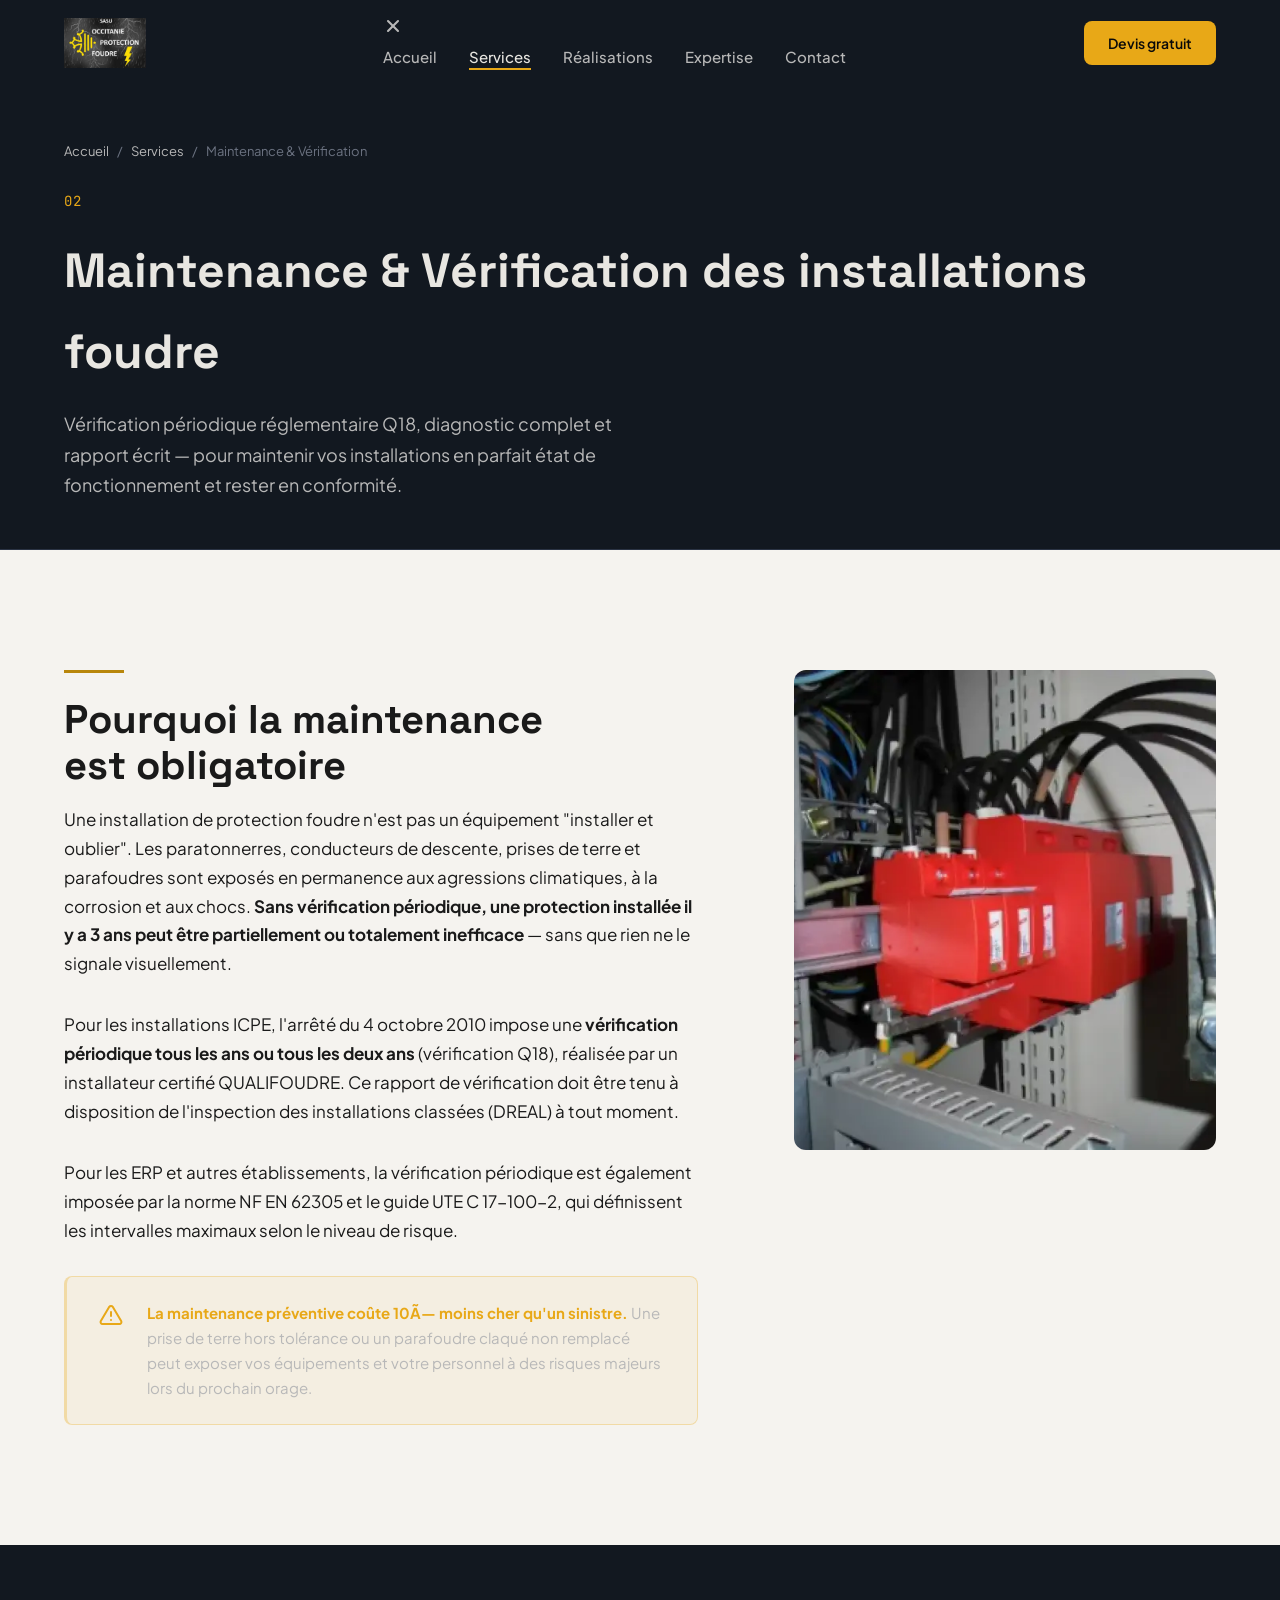
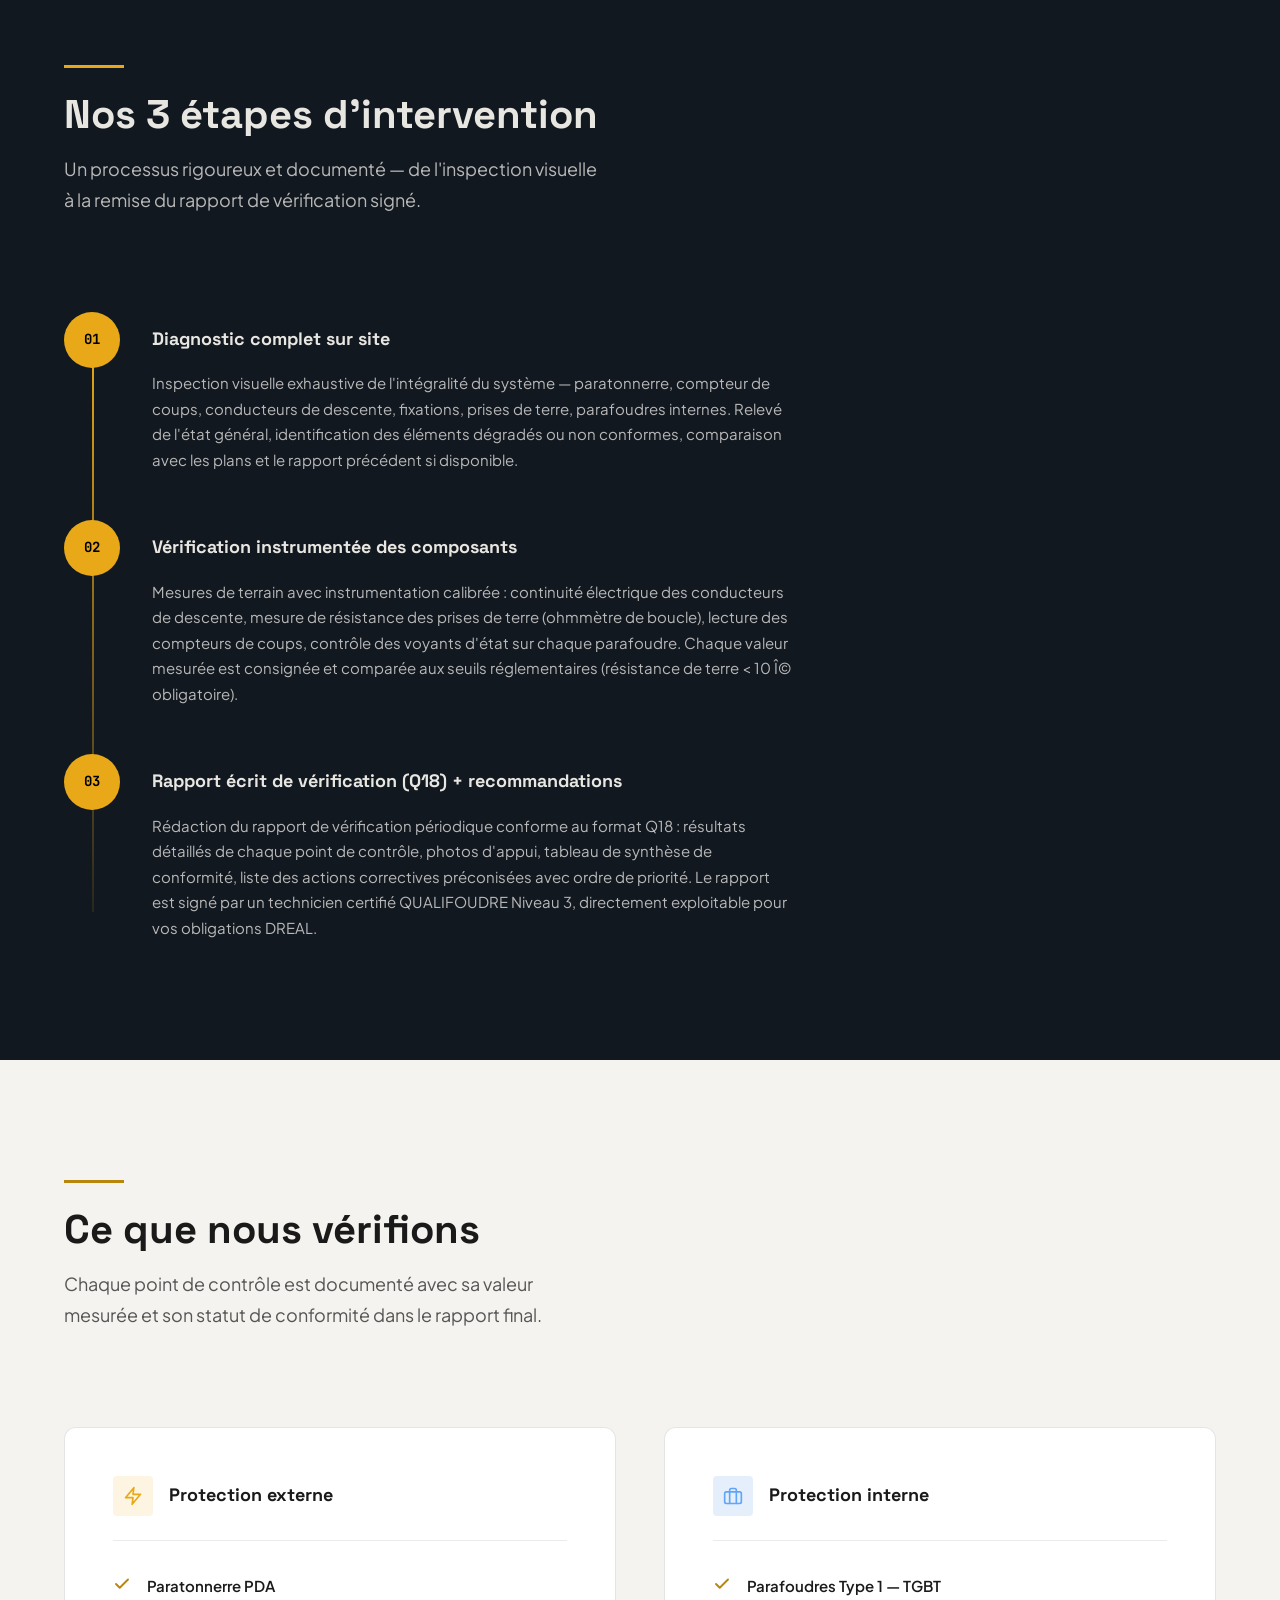
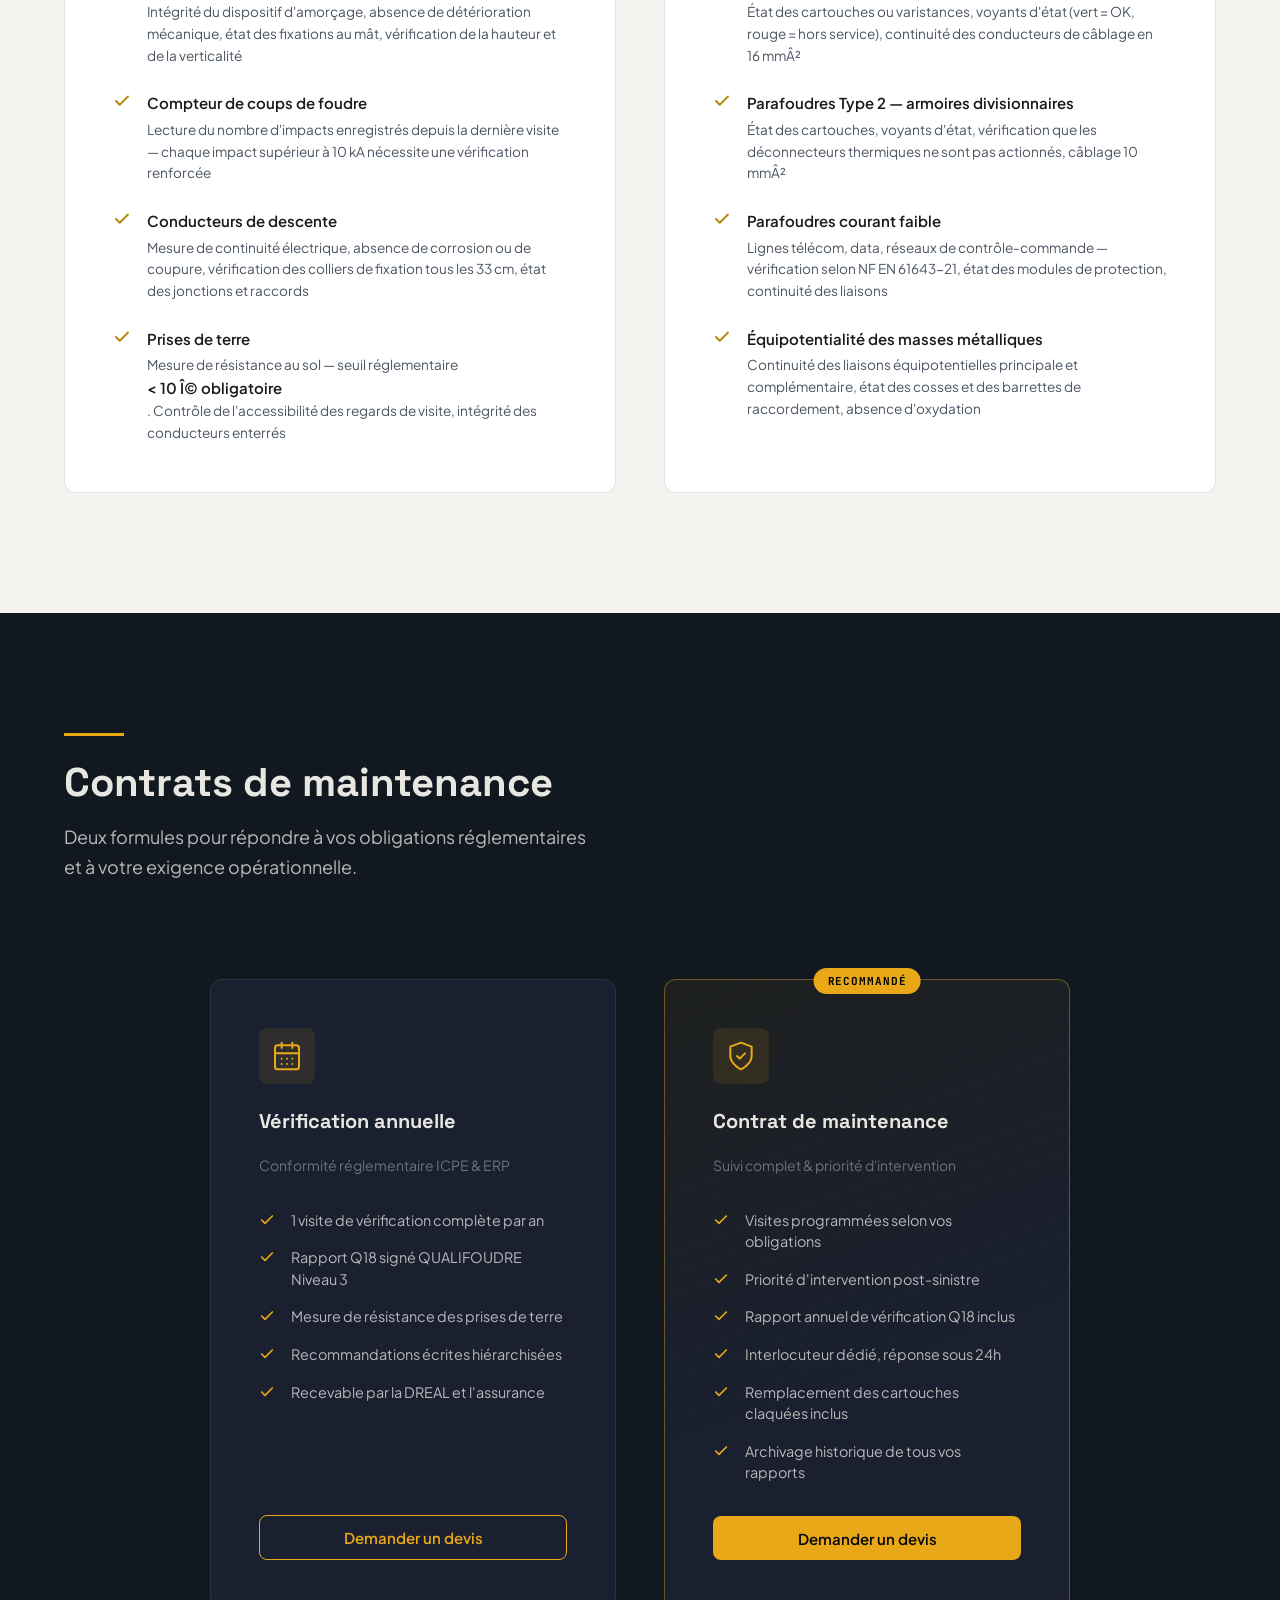
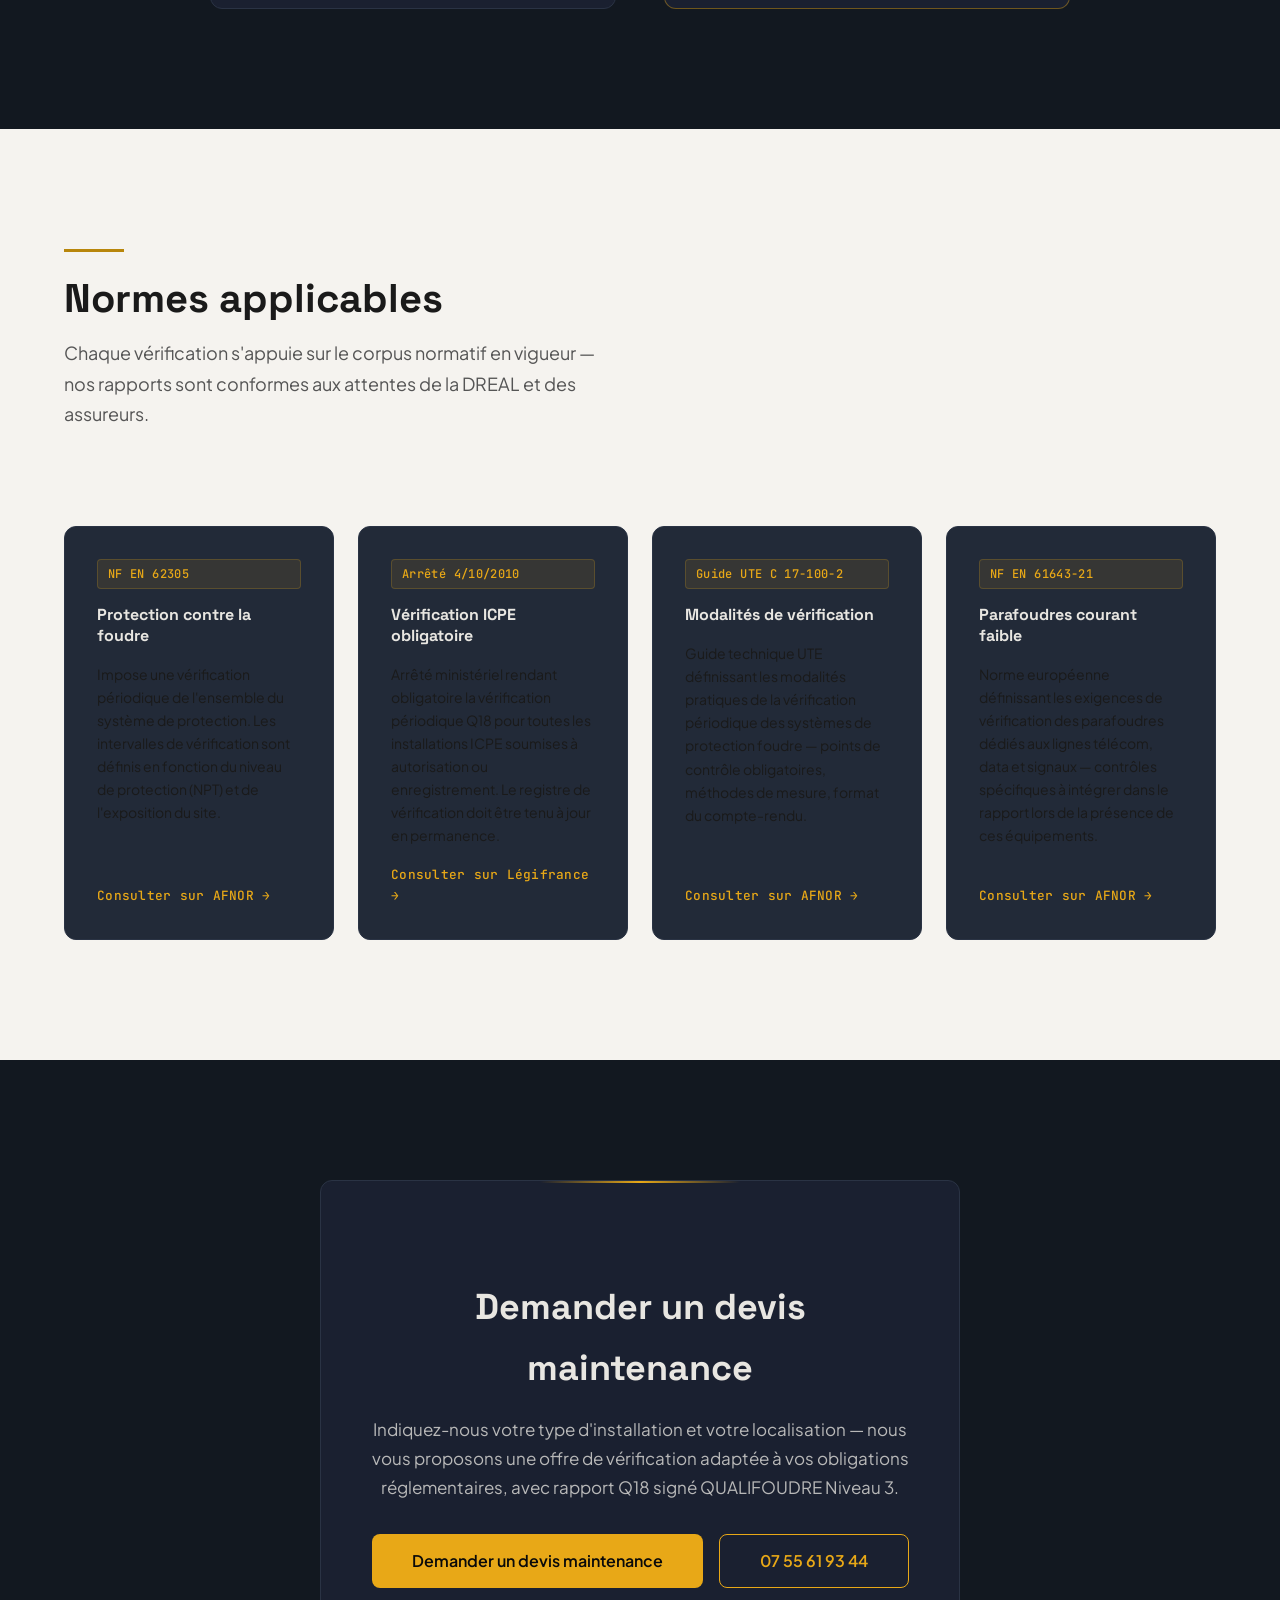
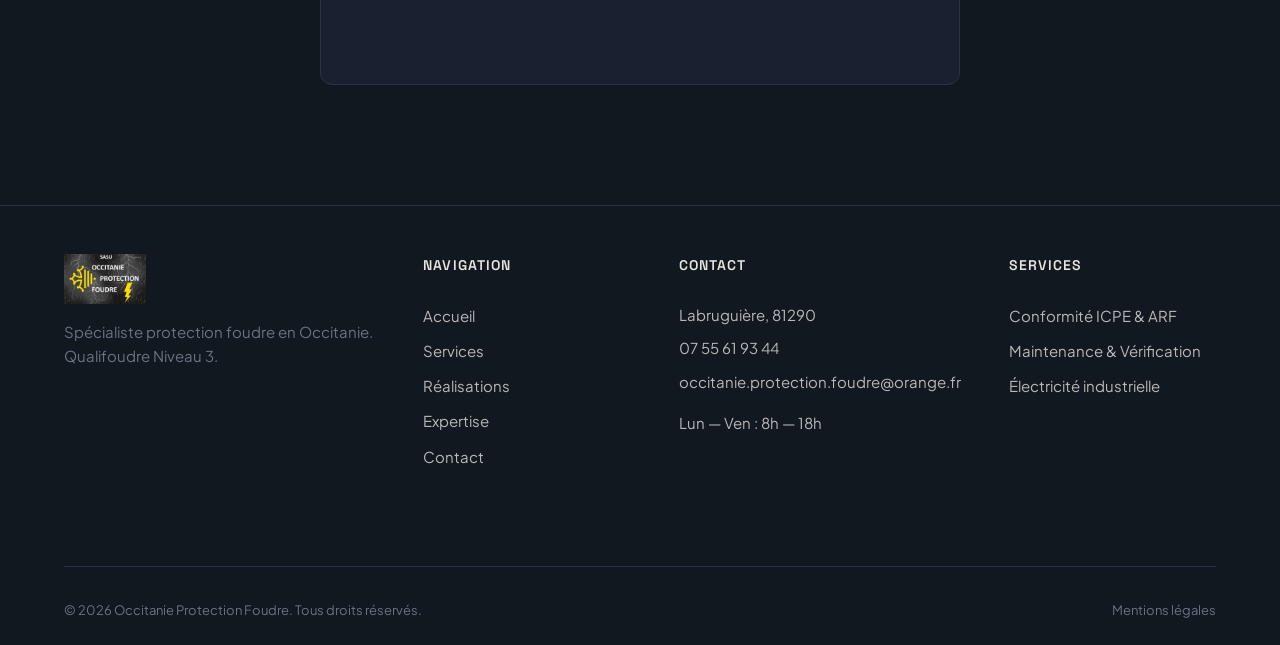
<file: maintenance.html>
<!DOCTYPE html>
<html lang="fr">
<head>
  <meta charset="UTF-8">
  <meta name="viewport" content="width=device-width, initial-scale=1.0">
  <title>Maintenance Parafoudre &amp; Vérification Foudre | OPF Occitanie</title>
  <meta name="description" content="Maintenance préventive et vérification périodique de vos installations foudre. Rapport Q18, mesure de résistance des terres. Certifié QUALIFOUDRE Niveau 3.">
  <meta name="robots" content="index, follow">
  <link rel="canonical" href="https://www.occitanie-protection-foudre.fr/maintenance-parafoudre">

  <meta property="og:type" content="website">
  <meta property="og:site_name" content="Occitanie Protection Foudre">
  <meta property="og:title" content="Maintenance Parafoudre &amp; Vérification Foudre — OPF Occitanie">
  <meta property="og:description" content="Maintenance préventive et vérification périodique de vos installations foudre. Rapport Q18, mesure de résistance des terres. Certifié QUALIFOUDRE Niveau 3.">
  <meta property="og:url" content="https://www.occitanie-protection-foudre.fr/maintenance-parafoudre">
  <meta property="og:locale" content="fr_FR">

  <link rel="preconnect" href="https://fonts.googleapis.com">
  <link rel="preconnect" href="https://fonts.gstatic.com" crossorigin>
  <link href="https://fonts.googleapis.com/css2?family=Space+Grotesk:wght@500;700&family=Plus+Jakarta+Sans:wght@400;500;600&family=JetBrains+Mono:wght@500&display=swap" rel="stylesheet">
  <link rel="stylesheet" href="css/style.css">

  <script type="application/ld+json">
  {
    "@context": "https://schema.org",
    "@type": "BreadcrumbList",
    "itemListElement": [
      { "@type": "ListItem", "position": 1, "name": "Accueil", "item": "https://www.occitanie-protection-foudre.fr/" },
      { "@type": "ListItem", "position": 2, "name": "Services", "item": "https://www.occitanie-protection-foudre.fr/services" },
      { "@type": "ListItem", "position": 3, "name": "Maintenance &amp; Vérification", "item": "https://www.occitanie-protection-foudre.fr/maintenance-parafoudre" }
    ]
  }
  </script>
</head>
<body>

  <a href="#main" class="skip-link">Aller au contenu principal</a>

  <!-- Header -->
  <header class="header" id="header">
    <div class="header__inner">
      <a href="index.html" class="header__logo" aria-label="Occitanie Protection Foudre — Accueil">
        <img src="images/logos/logo-opf.jpg" alt="Occitanie Protection Foudre" class="header__logo-img" width="83" height="50">
      </a>
      <nav class="header__nav" id="nav" aria-label="Navigation principale">
        <button class="header__nav-close" id="nav-close" aria-label="Fermer le menu">
          <svg width="20" height="20" viewBox="0 0 24 24" fill="none" stroke="currentColor" stroke-width="2.5" stroke-linecap="round"><line x1="18" y1="6" x2="6" y2="18"/><line x1="6" y1="6" x2="18" y2="18"/></svg>
        </button>
        <ul class="header__nav-list">
          <li><a href="index.html" class="header__nav-link">Accueil</a></li>
          <li><a href="services.html" class="header__nav-link active" aria-current="page">Services</a></li>
          <li><a href="realisations.html" class="header__nav-link">Réalisations</a></li>
          <li><a href="expertise.html" class="header__nav-link">Expertise</a></li>
          <li><a href="contact.html" class="header__nav-link">Contact</a></li>
        </ul>
      </nav>
      <a href="contact.html" class="btn btn--primary header__cta">Devis gratuit</a>
      <button class="header__burger" id="burger" aria-label="Ouvrir le menu" aria-expanded="false" aria-controls="nav">
        <span></span><span></span><span></span>
      </button>
    </div>
  </header>

  <!-- Page Hero -->
  <section class="page-hero">
    <div class="container">
      <nav class="breadcrumb" aria-label="Fil d'Ariane">
        <ol>
          <li><a href="index.html">Accueil</a></li>
          <li><a href="services.html">Services</a></li>
          <li aria-current="page">Maintenance &amp; Vérification</li>
        </ol>
      </nav>
      <div class="page-hero__tag">
        <span class="service-detail__number" style="position:static;display:inline-block;margin-bottom:1rem;">02</span>
      </div>
      <h1 class="page-hero__title">Maintenance &amp;&nbsp;Vérification des installations foudre</h1>
      <p class="page-hero__subtitle">Vérification périodique réglementaire Q18, diagnostic complet et rapport écrit — pour maintenir vos installations en parfait état de fonctionnement et rester en conformité.</p>
    </div>
  </section>

  <main id="main">

    <!-- Pourquoi la maintenance est obligatoire -->
    <section class="section section--light" id="pourquoi-maintenance">
      <div class="container">
        <div class="service-detail__grid" data-reveal>
          <div class="service-detail__content">
            <div class="section__line" aria-hidden="true"></div>
            <h2 class="section__title">Pourquoi la maintenance est&nbsp;obligatoire</h2>
            <p class="service-detail__text">Une installation de protection foudre n'est pas un équipement "installer et oublier". Les paratonnerres, conducteurs de descente, prises de terre et parafoudres sont exposés en permanence aux agressions climatiques, à la corrosion et aux chocs. <strong>Sans vérification périodique, une protection installée il y a 3 ans peut être partiellement ou totalement inefficace</strong> — sans que rien ne le signale visuellement.</p>
            <p class="service-detail__text">Pour les installations ICPE, l'arrêté du 4 octobre 2010 impose une <strong>vérification périodique tous les ans ou tous les deux ans</strong> (vérification Q18), réalisée par un installateur certifié QUALIFOUDRE. Ce rapport de vérification doit être tenu à disposition de l'inspection des installations classées (DREAL) à tout moment.</p>
            <p class="service-detail__text">Pour les ERP et autres établissements, la vérification périodique est également imposée par la norme NF EN 62305 et le guide UTE C 17-100-2, qui définissent les intervalles maximaux selon le niveau de risque.</p>
            <div class="maintenance-alert" role="note" aria-label="Information importante">
              <div class="maintenance-alert__icon" aria-hidden="true">
                <svg xmlns="http://www.w3.org/2000/svg" width="24" height="24" viewBox="0 0 24 24" fill="none" stroke="currentColor" stroke-width="2" stroke-linecap="round" stroke-linejoin="round"><path d="M10.29 3.86 1.82 18a2 2 0 0 0 1.71 3h16.94a2 2 0 0 0 1.71-3L13.71 3.86a2 2 0 0 0-3.42 0z"/><line x1="12" y1="9" x2="12" y2="13"/><line x1="12" y1="17" x2="12.01" y2="17"/></svg>
              </div>
              <p><strong>La maintenance préventive coûte 10Ã— moins cher qu'un sinistre.</strong> Une prise de terre hors tolérance ou un parafoudre claqué non remplacé peut exposer vos équipements et votre personnel à des risques majeurs lors du prochain orage.</p>
            </div>
          </div>
          <div class="service-detail__visual">
            <img src="images/realisations/parafoudre.webp" alt="Vérification d'un parafoudre Type 1 installé sur TGBT industriel — Occitanie Protection Foudre" class="service-detail__image" width="640" height="480" loading="lazy" decoding="async">
          </div>
        </div>
      </div>
    </section>

    <!-- Nos 3 étapes d'intervention -->
    <section class="section" id="etapes-intervention">
      <div class="container">
        <div class="section__header" data-reveal>
          <div class="section__line" aria-hidden="true"></div>
          <h2 class="section__title">Nos 3 étapes d'intervention</h2>
          <p class="section__subtitle">Un processus rigoureux et documenté — de l'inspection visuelle à la remise du rapport de vérification signé.</p>
        </div>
        <ol class="steps-list" data-reveal>
          <li class="steps-list__item">
            <div class="steps-list__number" aria-hidden="true">01</div>
            <div class="steps-list__content">
              <h3 class="steps-list__title">Diagnostic complet sur site</h3>
              <p class="steps-list__text">Inspection visuelle exhaustive de l'intégralité du système — paratonnerre, compteur de coups, conducteurs de descente, fixations, prises de terre, parafoudres internes. Relevé de l'état général, identification des éléments dégradés ou non conformes, comparaison avec les plans et le rapport précédent si disponible.</p>
            </div>
          </li>
          <li class="steps-list__item">
            <div class="steps-list__number" aria-hidden="true">02</div>
            <div class="steps-list__content">
              <h3 class="steps-list__title">Vérification instrumentée des composants</h3>
              <p class="steps-list__text">Mesures de terrain avec instrumentation calibrée : continuité électrique des conducteurs de descente, mesure de résistance des prises de terre (ohmmètre de boucle), lecture des compteurs de coups, contrôle des voyants d'état sur chaque parafoudre. Chaque valeur mesurée est consignée et comparée aux seuils réglementaires (résistance de terre &lt; 10 Î© obligatoire).</p>
            </div>
          </li>
          <li class="steps-list__item">
            <div class="steps-list__number" aria-hidden="true">03</div>
            <div class="steps-list__content">
              <h3 class="steps-list__title">Rapport écrit de vérification (Q18) + recommandations</h3>
              <p class="steps-list__text">Rédaction du rapport de vérification périodique conforme au format Q18 : résultats détaillés de chaque point de contrôle, photos d'appui, tableau de synthèse de conformité, liste des actions correctives préconisées avec ordre de priorité. Le rapport est signé par un technicien certifié QUALIFOUDRE Niveau 3, directement exploitable pour vos obligations DREAL.</p>
            </div>
          </li>
        </ol>
      </div>
    </section>

    <!-- Ce que nous vérifions -->
    <section class="section section--light" id="points-de-controle">
      <div class="container">
        <div class="section__header" data-reveal>
          <div class="section__line" aria-hidden="true"></div>
          <h2 class="section__title">Ce que nous vérifions</h2>
          <p class="section__subtitle">Chaque point de contrôle est documenté avec sa valeur mesurée et son statut de conformité dans le rapport final.</p>
        </div>
        <div class="checklist-grid" data-reveal>

          <!-- Protection externe -->
          <div class="checklist-block">
            <div class="checklist-block__header">
              <span class="checklist-block__badge checklist-block__badge--amber" aria-hidden="true">
                <svg xmlns="http://www.w3.org/2000/svg" width="20" height="20" viewBox="0 0 24 24" fill="none" stroke="currentColor" stroke-width="2" stroke-linecap="round" stroke-linejoin="round"><path d="M13 2 3 14h9l-1 8 10-12h-9l1-8z"/></svg>
              </span>
              <h3 class="checklist-block__title">Protection externe</h3>
            </div>
            <ul class="checklist-block__list">
              <li class="checklist-block__item">
                <svg class="checklist-block__check" xmlns="http://www.w3.org/2000/svg" width="18" height="18" viewBox="0 0 24 24" fill="none" stroke="currentColor" stroke-width="2.5" stroke-linecap="round" stroke-linejoin="round" aria-hidden="true"><path d="M20 6 9 17l-5-5"/></svg>
                <div>
                  <strong>Paratonnerre PDA</strong>
                  <span>Intégrité du dispositif d'amorçage, absence de détérioration mécanique, état des fixations au mât, vérification de la hauteur et de la verticalité</span>
                </div>
              </li>
              <li class="checklist-block__item">
                <svg class="checklist-block__check" xmlns="http://www.w3.org/2000/svg" width="18" height="18" viewBox="0 0 24 24" fill="none" stroke="currentColor" stroke-width="2.5" stroke-linecap="round" stroke-linejoin="round" aria-hidden="true"><path d="M20 6 9 17l-5-5"/></svg>
                <div>
                  <strong>Compteur de coups de foudre</strong>
                  <span>Lecture du nombre d'impacts enregistrés depuis la dernière visite — chaque impact supérieur à 10 kA nécessite une vérification renforcée</span>
                </div>
              </li>
              <li class="checklist-block__item">
                <svg class="checklist-block__check" xmlns="http://www.w3.org/2000/svg" width="18" height="18" viewBox="0 0 24 24" fill="none" stroke="currentColor" stroke-width="2.5" stroke-linecap="round" stroke-linejoin="round" aria-hidden="true"><path d="M20 6 9 17l-5-5"/></svg>
                <div>
                  <strong>Conducteurs de descente</strong>
                  <span>Mesure de continuité électrique, absence de corrosion ou de coupure, vérification des colliers de fixation tous les 33 cm, état des jonctions et raccords</span>
                </div>
              </li>
              <li class="checklist-block__item">
                <svg class="checklist-block__check" xmlns="http://www.w3.org/2000/svg" width="18" height="18" viewBox="0 0 24 24" fill="none" stroke="currentColor" stroke-width="2.5" stroke-linecap="round" stroke-linejoin="round" aria-hidden="true"><path d="M20 6 9 17l-5-5"/></svg>
                <div>
                  <strong>Prises de terre</strong>
                  <span>Mesure de résistance au sol — seuil réglementaire <strong>&lt; 10 Î© obligatoire</strong>. Contrôle de l'accessibilité des regards de visite, intégrité des conducteurs enterrés</span>
                </div>
              </li>
            </ul>
          </div>

          <!-- Protection interne -->
          <div class="checklist-block">
            <div class="checklist-block__header">
              <span class="checklist-block__badge checklist-block__badge--blue" aria-hidden="true">
                <svg xmlns="http://www.w3.org/2000/svg" width="20" height="20" viewBox="0 0 24 24" fill="none" stroke="currentColor" stroke-width="2" stroke-linecap="round" stroke-linejoin="round"><rect x="2" y="7" width="20" height="14" rx="2"/><path d="M16 21V5a2 2 0 0 0-2-2h-4a2 2 0 0 0-2 2v16"/></svg>
              </span>
              <h3 class="checklist-block__title">Protection interne</h3>
            </div>
            <ul class="checklist-block__list">
              <li class="checklist-block__item">
                <svg class="checklist-block__check" xmlns="http://www.w3.org/2000/svg" width="18" height="18" viewBox="0 0 24 24" fill="none" stroke="currentColor" stroke-width="2.5" stroke-linecap="round" stroke-linejoin="round" aria-hidden="true"><path d="M20 6 9 17l-5-5"/></svg>
                <div>
                  <strong>Parafoudres Type 1 — TGBT</strong>
                  <span>État des cartouches ou varistances, voyants d'état (vert = OK, rouge = hors service), continuité des conducteurs de câblage en 16 mmÂ²</span>
                </div>
              </li>
              <li class="checklist-block__item">
                <svg class="checklist-block__check" xmlns="http://www.w3.org/2000/svg" width="18" height="18" viewBox="0 0 24 24" fill="none" stroke="currentColor" stroke-width="2.5" stroke-linecap="round" stroke-linejoin="round" aria-hidden="true"><path d="M20 6 9 17l-5-5"/></svg>
                <div>
                  <strong>Parafoudres Type 2 — armoires divisionnaires</strong>
                  <span>État des cartouches, voyants d'état, vérification que les déconnecteurs thermiques ne sont pas actionnés, câblage 10 mmÂ²</span>
                </div>
              </li>
              <li class="checklist-block__item">
                <svg class="checklist-block__check" xmlns="http://www.w3.org/2000/svg" width="18" height="18" viewBox="0 0 24 24" fill="none" stroke="currentColor" stroke-width="2.5" stroke-linecap="round" stroke-linejoin="round" aria-hidden="true"><path d="M20 6 9 17l-5-5"/></svg>
                <div>
                  <strong>Parafoudres courant faible</strong>
                  <span>Lignes télécom, data, réseaux de contrôle-commande — vérification selon NF EN 61643-21, état des modules de protection, continuité des liaisons</span>
                </div>
              </li>
              <li class="checklist-block__item">
                <svg class="checklist-block__check" xmlns="http://www.w3.org/2000/svg" width="18" height="18" viewBox="0 0 24 24" fill="none" stroke="currentColor" stroke-width="2.5" stroke-linecap="round" stroke-linejoin="round" aria-hidden="true"><path d="M20 6 9 17l-5-5"/></svg>
                <div>
                  <strong>Équipotentialité des masses métalliques</strong>
                  <span>Continuité des liaisons équipotentielles principale et complémentaire, état des cosses et des barrettes de raccordement, absence d'oxydation</span>
                </div>
              </li>
            </ul>
          </div>

        </div>
      </div>
    </section>

    <!-- Contrats de maintenance -->
    <section class="section" id="contrats-maintenance">
      <div class="container">
        <div class="section__header" data-reveal>
          <div class="section__line" aria-hidden="true"></div>
          <h2 class="section__title">Contrats de maintenance</h2>
          <p class="section__subtitle">Deux formules pour répondre à vos obligations réglementaires et à votre exigence opérationnelle.</p>
        </div>
        <div class="offer-cards" data-reveal>

          <article class="offer-card">
            <div class="offer-card__header">
              <div class="offer-card__icon" aria-hidden="true">
                <svg xmlns="http://www.w3.org/2000/svg" width="32" height="32" viewBox="0 0 24 24" fill="none" stroke="currentColor" stroke-width="1.5" stroke-linecap="round" stroke-linejoin="round"><rect x="3" y="4" width="18" height="18" rx="2"/><line x1="16" y1="2" x2="16" y2="6"/><line x1="8" y1="2" x2="8" y2="6"/><line x1="3" y1="10" x2="21" y2="10"/><path d="M8 14h.01M12 14h.01M16 14h.01M8 18h.01M12 18h.01M16 18h.01"/></svg>
              </div>
              <h3 class="offer-card__title">Vérification annuelle</h3>
              <p class="offer-card__subtitle">Conformité réglementaire ICPE &amp; ERP</p>
            </div>
            <ul class="offer-card__features">
              <li>
                <svg xmlns="http://www.w3.org/2000/svg" width="16" height="16" viewBox="0 0 24 24" fill="none" stroke="currentColor" stroke-width="2.5" stroke-linecap="round" stroke-linejoin="round" aria-hidden="true"><path d="M20 6 9 17l-5-5"/></svg>
                1 visite de vérification complète par an
              </li>
              <li>
                <svg xmlns="http://www.w3.org/2000/svg" width="16" height="16" viewBox="0 0 24 24" fill="none" stroke="currentColor" stroke-width="2.5" stroke-linecap="round" stroke-linejoin="round" aria-hidden="true"><path d="M20 6 9 17l-5-5"/></svg>
                Rapport Q18 signé QUALIFOUDRE Niveau 3
              </li>
              <li>
                <svg xmlns="http://www.w3.org/2000/svg" width="16" height="16" viewBox="0 0 24 24" fill="none" stroke="currentColor" stroke-width="2.5" stroke-linecap="round" stroke-linejoin="round" aria-hidden="true"><path d="M20 6 9 17l-5-5"/></svg>
                Mesure de résistance des prises de terre
              </li>
              <li>
                <svg xmlns="http://www.w3.org/2000/svg" width="16" height="16" viewBox="0 0 24 24" fill="none" stroke="currentColor" stroke-width="2.5" stroke-linecap="round" stroke-linejoin="round" aria-hidden="true"><path d="M20 6 9 17l-5-5"/></svg>
                Recommandations écrites hiérarchisées
              </li>
              <li>
                <svg xmlns="http://www.w3.org/2000/svg" width="16" height="16" viewBox="0 0 24 24" fill="none" stroke="currentColor" stroke-width="2.5" stroke-linecap="round" stroke-linejoin="round" aria-hidden="true"><path d="M20 6 9 17l-5-5"/></svg>
                Recevable par la DREAL et l'assurance
              </li>
            </ul>
            <a href="contact.html" class="btn btn--outline offer-card__cta">Demander un devis</a>
          </article>

          <article class="offer-card offer-card--featured">
            <div class="offer-card__badge">Recommandé</div>
            <div class="offer-card__header">
              <div class="offer-card__icon" aria-hidden="true">
                <svg xmlns="http://www.w3.org/2000/svg" width="32" height="32" viewBox="0 0 24 24" fill="none" stroke="currentColor" stroke-width="1.5" stroke-linecap="round" stroke-linejoin="round"><path d="M12 22s8-4 8-10V5l-8-3-8 3v7c0 6 8 10 8 10"/><path d="m9 12 2 2 4-4"/></svg>
              </div>
              <h3 class="offer-card__title">Contrat de maintenance</h3>
              <p class="offer-card__subtitle">Suivi complet &amp; priorité d'intervention</p>
            </div>
            <ul class="offer-card__features">
              <li>
                <svg xmlns="http://www.w3.org/2000/svg" width="16" height="16" viewBox="0 0 24 24" fill="none" stroke="currentColor" stroke-width="2.5" stroke-linecap="round" stroke-linejoin="round" aria-hidden="true"><path d="M20 6 9 17l-5-5"/></svg>
                Visites programmées selon vos obligations
              </li>
              <li>
                <svg xmlns="http://www.w3.org/2000/svg" width="16" height="16" viewBox="0 0 24 24" fill="none" stroke="currentColor" stroke-width="2.5" stroke-linecap="round" stroke-linejoin="round" aria-hidden="true"><path d="M20 6 9 17l-5-5"/></svg>
                Priorité d'intervention post-sinistre
              </li>
              <li>
                <svg xmlns="http://www.w3.org/2000/svg" width="16" height="16" viewBox="0 0 24 24" fill="none" stroke="currentColor" stroke-width="2.5" stroke-linecap="round" stroke-linejoin="round" aria-hidden="true"><path d="M20 6 9 17l-5-5"/></svg>
                Rapport annuel de vérification Q18 inclus
              </li>
              <li>
                <svg xmlns="http://www.w3.org/2000/svg" width="16" height="16" viewBox="0 0 24 24" fill="none" stroke="currentColor" stroke-width="2.5" stroke-linecap="round" stroke-linejoin="round" aria-hidden="true"><path d="M20 6 9 17l-5-5"/></svg>
                Interlocuteur dédié, réponse sous 24h
              </li>
              <li>
                <svg xmlns="http://www.w3.org/2000/svg" width="16" height="16" viewBox="0 0 24 24" fill="none" stroke="currentColor" stroke-width="2.5" stroke-linecap="round" stroke-linejoin="round" aria-hidden="true"><path d="M20 6 9 17l-5-5"/></svg>
                Remplacement des cartouches claquées inclus
              </li>
              <li>
                <svg xmlns="http://www.w3.org/2000/svg" width="16" height="16" viewBox="0 0 24 24" fill="none" stroke="currentColor" stroke-width="2.5" stroke-linecap="round" stroke-linejoin="round" aria-hidden="true"><path d="M20 6 9 17l-5-5"/></svg>
                Archivage historique de tous vos rapports
              </li>
            </ul>
            <a href="contact.html" class="btn btn--primary offer-card__cta">Demander un devis</a>
          </article>

        </div>
      </div>
    </section>

    <!-- Normes applicables -->
    <section class="section section--light" id="normes-applicables">
      <div class="container">
        <div class="section__header" data-reveal>
          <div class="section__line" aria-hidden="true"></div>
          <h2 class="section__title">Normes applicables</h2>
          <p class="section__subtitle">Chaque vérification s'appuie sur le corpus normatif en vigueur — nos rapports sont conformes aux attentes de la DREAL et des assureurs.</p>
        </div>
        <div class="norm-cards" data-reveal>
          <a class="norm-card norm-card--link" href="https://www.boutique.afnor.org/fr-fr/recherche?q=NF+EN+62305" target="_blank" rel="noopener noreferrer">
            <div class="norm-card__ref">NF EN 62305</div>
            <h3 class="norm-card__title">Protection contre la foudre</h3>
            <p class="norm-card__text">Impose une vérification périodique de l'ensemble du système de protection. Les intervalles de vérification sont définis en fonction du niveau de protection (NPT) et de l'exposition du site.</p>
            <span class="norm-card__cta">Consulter sur AFNOR →</span>
          </a>
          <a class="norm-card norm-card--link" href="https://www.legifrance.gouv.fr/loda/id/JORFTEXT000022953557" target="_blank" rel="noopener noreferrer">
            <div class="norm-card__ref">Arrêté 4/10/2010</div>
            <h3 class="norm-card__title">Vérification ICPE obligatoire</h3>
            <p class="norm-card__text">Arrêté ministériel rendant obligatoire la vérification périodique Q18 pour toutes les installations ICPE soumises à autorisation ou enregistrement. Le registre de vérification doit être tenu à jour en permanence.</p>
            <span class="norm-card__cta">Consulter sur Légifrance →</span>
          </a>
          <a class="norm-card norm-card--link" href="https://www.boutique.afnor.org/fr-fr/recherche?q=UTE+C+17-100" target="_blank" rel="noopener noreferrer">
            <div class="norm-card__ref">Guide UTE C 17-100-2</div>
            <h3 class="norm-card__title">Modalités de vérification</h3>
            <p class="norm-card__text">Guide technique UTE définissant les modalités pratiques de la vérification périodique des systèmes de protection foudre — points de contrôle obligatoires, méthodes de mesure, format du compte-rendu.</p>
            <span class="norm-card__cta">Consulter sur AFNOR →</span>
          </a>
          <a class="norm-card norm-card--link" href="https://www.boutique.afnor.org/fr-fr/recherche?q=NF+EN+61643-21" target="_blank" rel="noopener noreferrer">
            <div class="norm-card__ref">NF EN 61643-21</div>
            <h3 class="norm-card__title">Parafoudres courant faible</h3>
            <p class="norm-card__text">Norme européenne définissant les exigences de vérification des parafoudres dédiés aux lignes télécom, data et signaux — contrôles spécifiques à intégrer dans le rapport lors de la présence de ces équipements.</p>
            <span class="norm-card__cta">Consulter sur AFNOR →</span>
          </a>
        </div>
      </div>
    </section>

    <!-- CTA -->
    <section class="cta-section section">
      <div class="container">
        <div class="cta-section__inner" data-reveal>
          <h2 class="cta-section__title">Demander un devis maintenance</h2>
          <p class="cta-section__text">Indiquez-nous votre type d'installation et votre localisation — nous vous proposons une offre de vérification adaptée à vos obligations réglementaires, avec rapport Q18 signé QUALIFOUDRE Niveau 3.</p>
          <div class="cta-section__actions">
            <a href="contact.html" class="btn btn--primary btn--lg">Demander un devis maintenance</a>
            <a href="tel:+33755619344" class="btn btn--outline btn--lg">07 55 61 93 44</a>
          </div>
        </div>
      </div>
    </section>

  </main>

  <!-- Footer -->
  <footer class="footer">
    <div class="container">
      <div class="footer__grid">
        <div class="footer__brand">
          <a href="index.html" class="footer__logo" aria-label="Occitanie Protection Foudre — Accueil">
            <img src="images/logos/logo-opf.jpg" alt="Occitanie Protection Foudre" class="header__logo-img" width="83" height="50" loading="lazy">
          </a>
          <p class="footer__tagline">Spécialiste protection foudre en Occitanie.<br>Qualifoudre Niveau 3.</p>
        </div>
        <nav class="footer__nav" aria-label="Navigation pied de page">
          <h3 class="footer__heading">Navigation</h3>
          <ul>
            <li><a href="index.html">Accueil</a></li>
            <li><a href="services.html">Services</a></li>
            <li><a href="realisations.html">Réalisations</a></li>
            <li><a href="expertise.html">Expertise</a></li>
            <li><a href="contact.html">Contact</a></li>
          </ul>
        </nav>
        <div class="footer__contact">
          <h3 class="footer__heading">Contact</h3>
          <address>
            <p>Labruguière, 81290</p>
            <p><a href="tel:+33755619344">07 55 61 93 44</a></p>
            <p><a href="mailto:occitanie.protection.foudre@orange.fr">occitanie.protection.foudre@orange.fr</a></p>
          </address>
          <p class="footer__hours">Lun — Ven : 8h — 18h</p>
        </div>
        <div class="footer__services">
          <h3 class="footer__heading">Services</h3>
          <ul>
            <li><a href="conformite-icpe.html">Conformité ICPE &amp; ARF</a></li>
            <li><a href="maintenance.html" aria-current="page">Maintenance &amp; Vérification</a></li>
            <li><a href="services.html#electricite">Électricité industrielle</a></li>
          </ul>
        </div>
      </div>
      <div class="footer__bottom">
        <p>&copy; 2026 Occitanie Protection Foudre. Tous droits réservés.</p>
        <p><a href="mentions-legales.html">Mentions légales</a></p>
      </div>
    </div>
  </footer>

  <script src="js/main.js" defer></script>
</body>
</html>
</file>
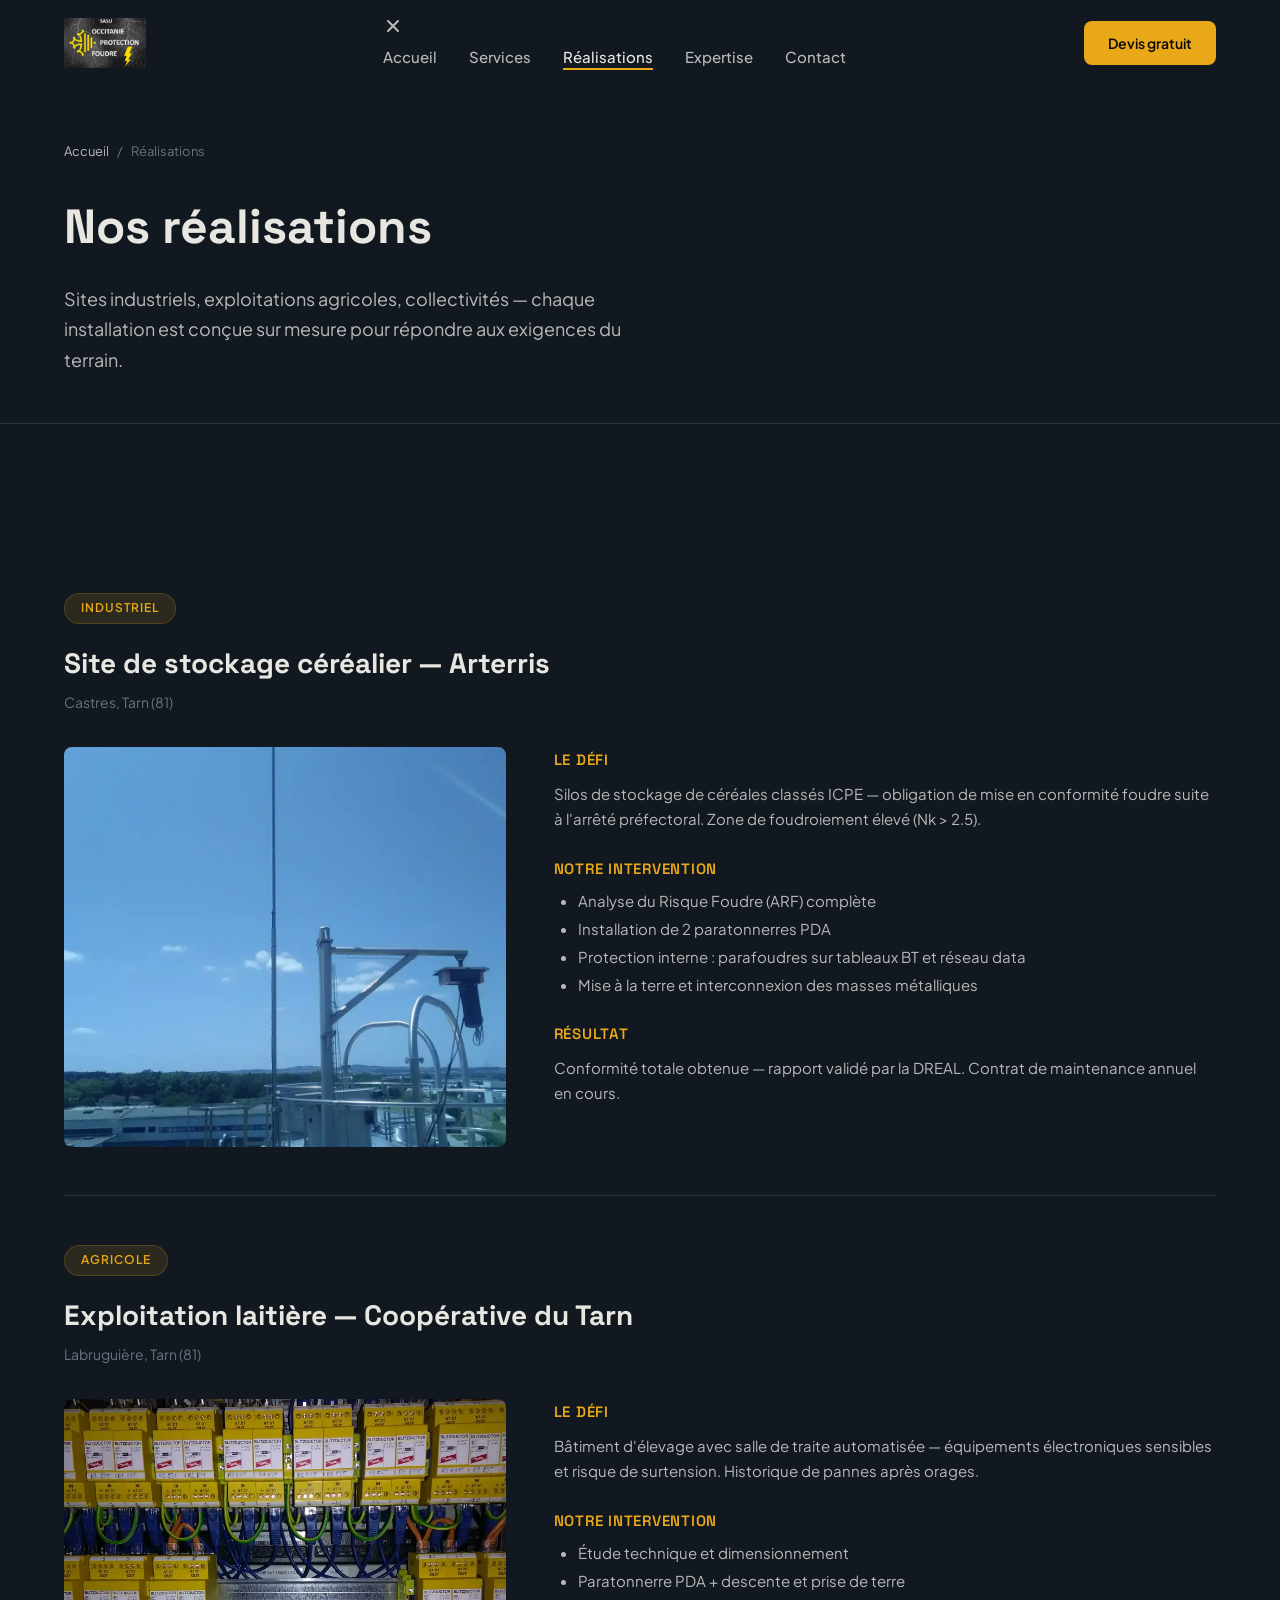
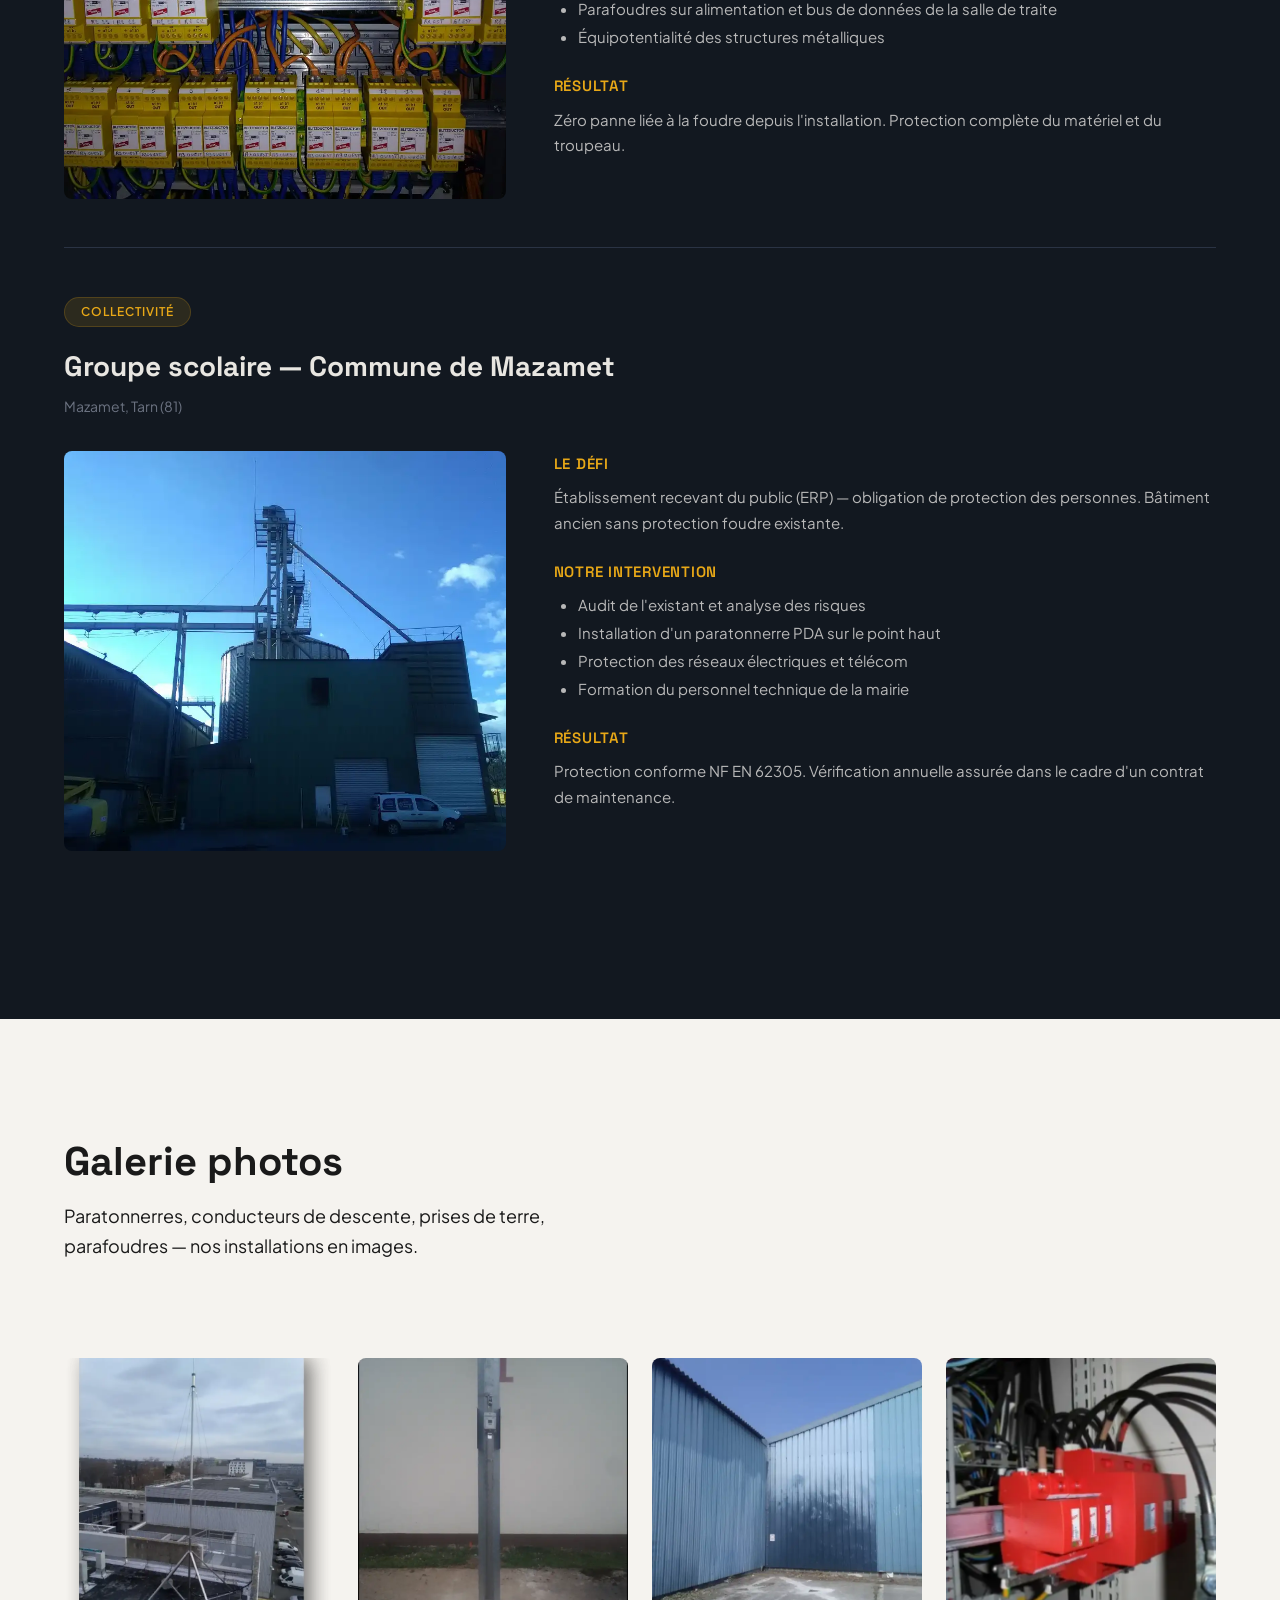
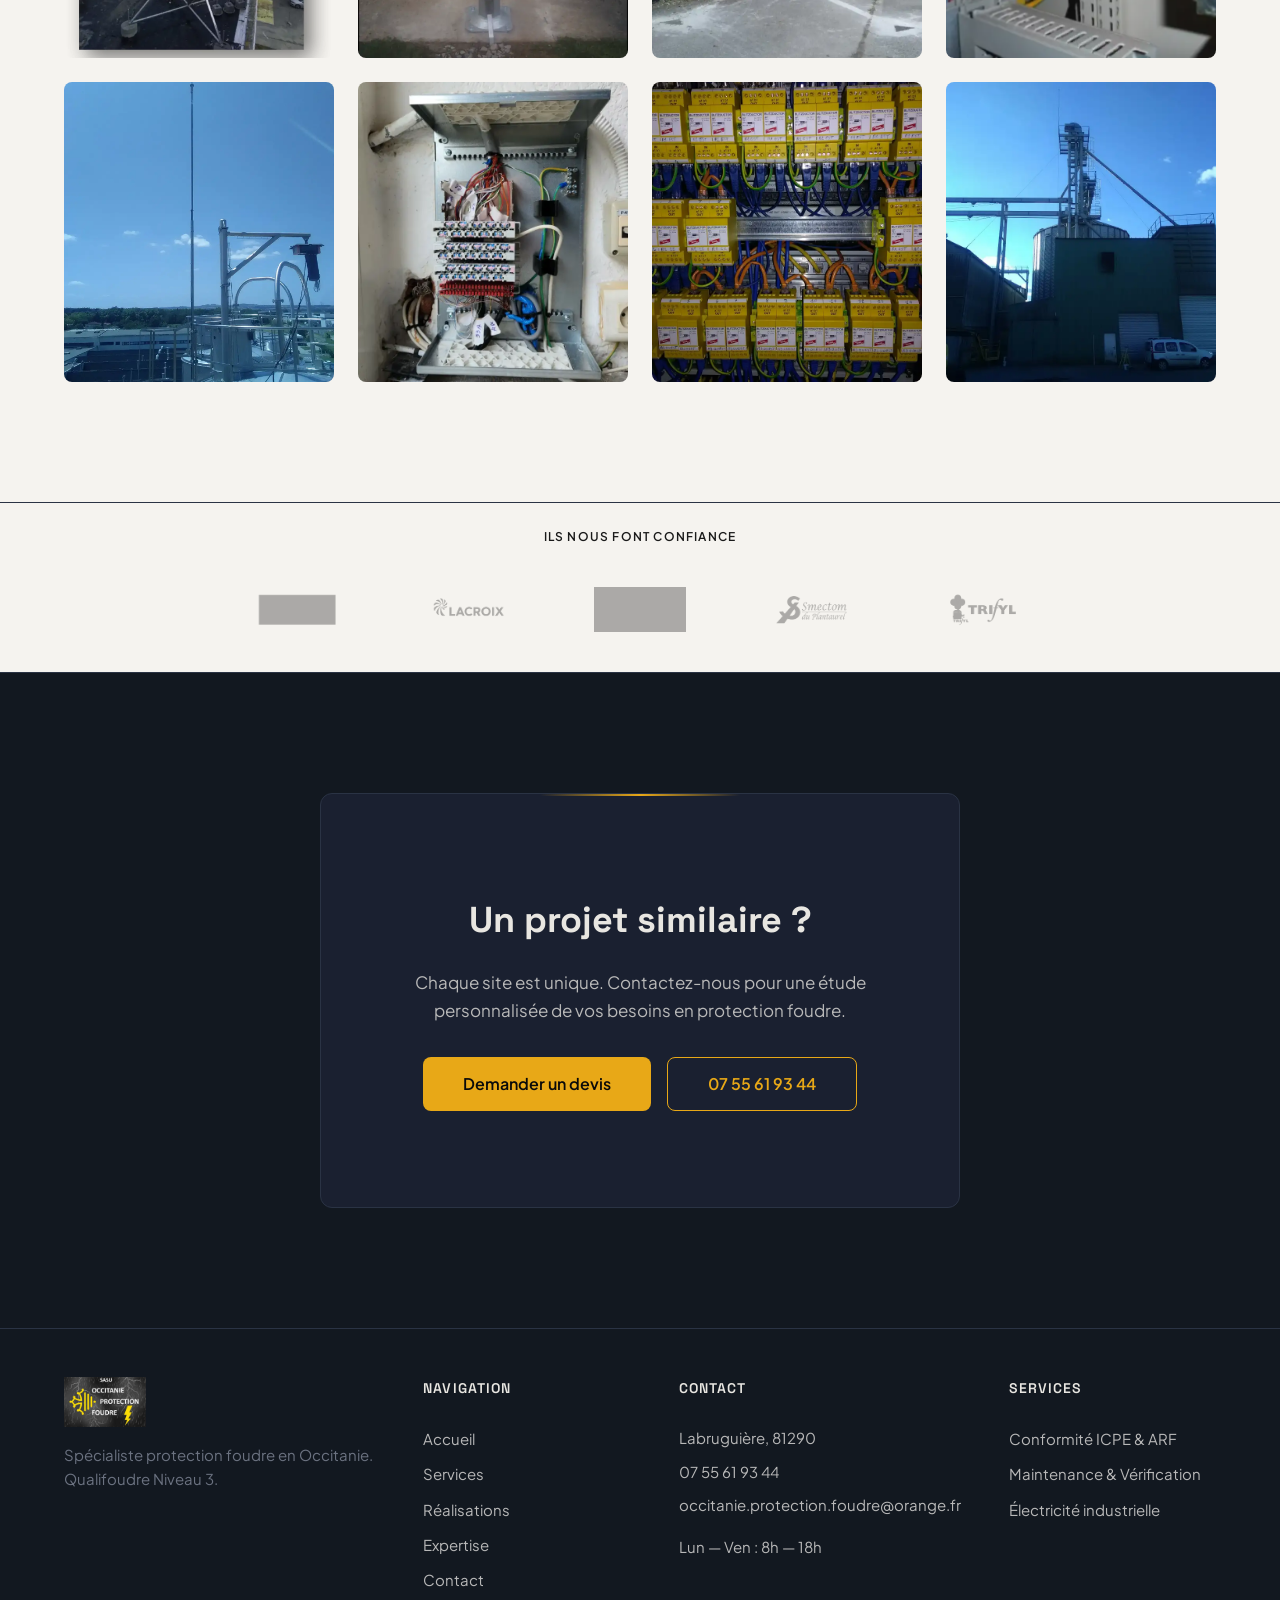
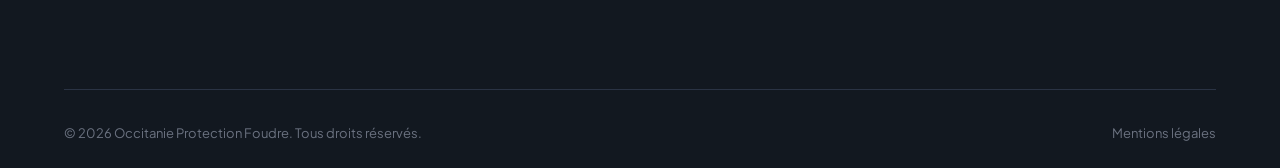
<file: realisations.html>
<!DOCTYPE html>
<html lang="fr">
<head>
  <meta charset="UTF-8">
  <meta name="viewport" content="width=device-width, initial-scale=1.0">
  <title>Réalisations Protection Foudre | OPF — Nos Chantiers en Occitanie</title>
  <meta name="description" content="Découvrez nos réalisations en protection foudre : sites industriels, agricoles, collectivités. Photos et études de cas en Tarn et Occitanie.">
  <meta name="robots" content="index, follow">
  <link rel="canonical" href="https://www.occitanie-protection-foudre.fr/realisations">

  <meta property="og:type" content="website">
  <meta property="og:site_name" content="Occitanie Protection Foudre">
  <meta property="og:title" content="Nos Réalisations — Protection Foudre en Occitanie">
  <meta property="og:description" content="Photos et études de cas : sites industriels, agricoles, collectivités protégés contre la foudre.">
  <meta property="og:url" content="https://www.occitanie-protection-foudre.fr/realisations">
  <meta property="og:locale" content="fr_FR">

  <link rel="preconnect" href="https://fonts.googleapis.com">
  <link rel="preconnect" href="https://fonts.gstatic.com" crossorigin>
  <link href="https://fonts.googleapis.com/css2?family=Space+Grotesk:wght@500;700&family=Plus+Jakarta+Sans:wght@400;500;600&family=JetBrains+Mono:wght@500&display=swap" rel="stylesheet">
  <link rel="stylesheet" href="css/style.css">

  <script type="application/ld+json">
  {
    "@context": "https://schema.org",
    "@type": "BreadcrumbList",
    "itemListElement": [
      { "@type": "ListItem", "position": 1, "name": "Accueil", "item": "https://www.occitanie-protection-foudre.fr/" },
      { "@type": "ListItem", "position": 2, "name": "Réalisations", "item": "https://www.occitanie-protection-foudre.fr/realisations" }
    ]
  }
  </script>
</head>
<body>

  <a href="#main" class="skip-link">Aller au contenu principal</a>

  <header class="header" id="header">
    <div class="header__inner">
      <a href="index.html" class="header__logo" aria-label="Occitanie Protection Foudre — Accueil">
        <img src="images/logos/logo-opf.jpg" alt="Occitanie Protection Foudre" class="header__logo-img" width="83" height="50">
      </a>
      <nav class="header__nav" id="nav" aria-label="Navigation principale">
        <button class="header__nav-close" id="nav-close" aria-label="Fermer le menu">
          <svg width="20" height="20" viewBox="0 0 24 24" fill="none" stroke="currentColor" stroke-width="2.5" stroke-linecap="round"><line x1="18" y1="6" x2="6" y2="18"/><line x1="6" y1="6" x2="18" y2="18"/></svg>
        </button>
        <ul class="header__nav-list">
          <li><a href="index.html" class="header__nav-link">Accueil</a></li>
          <li><a href="services.html" class="header__nav-link">Services</a></li>
          <li><a href="realisations.html" class="header__nav-link active" aria-current="page">Réalisations</a></li>
          <li><a href="expertise.html" class="header__nav-link">Expertise</a></li>
          <li><a href="contact.html" class="header__nav-link">Contact</a></li>
        </ul>
      </nav>
      <a href="contact.html" class="btn btn--primary header__cta">Devis gratuit</a>
      <button class="header__burger" id="burger" aria-label="Ouvrir le menu" aria-expanded="false" aria-controls="nav">
        <span></span><span></span><span></span>
      </button>
    </div>
  </header>

  <section class="page-hero">
    <div class="container">
      <nav class="breadcrumb" aria-label="Fil d'Ariane">
        <ol>
          <li><a href="index.html">Accueil</a></li>
          <li aria-current="page">Réalisations</li>
        </ol>
      </nav>
      <h1 class="page-hero__title">Nos réalisations</h1>
      <p class="page-hero__subtitle">Sites industriels, exploitations agricoles, collectivités — chaque installation est conçue sur mesure pour répondre aux exigences du terrain.</p>
    </div>
  </section>

  <main id="main">

    <!-- Case Studies -->
    <section class="cases section">
      <div class="container">

        <article class="case" data-reveal>
          <div class="case__header">
            <span class="case__tag">Industriel</span>
            <h2 class="case__title">Site de stockage céréalier — Arterris</h2>
            <p class="case__location">Castres, Tarn (81)</p>
          </div>
          <div class="case__grid">
            <img src="images/realisations/paratonnerre-puls.webp" alt="Installation paratonnerre PDA sur site industriel Arterris — Castres" loading="lazy" width="600" height="400" class="case__image">
            <div class="case__details">
              <h3 class="case__detail-title">Le défi</h3>
              <p>Silos de stockage de céréales classés ICPE — obligation de mise en conformité foudre suite à l'arrêté préfectoral. Zone de foudroiement élevé (Nk&nbsp;>&nbsp;2.5).</p>
              <h3 class="case__detail-title">Notre intervention</h3>
              <ul>
                <li>Analyse du Risque Foudre (ARF) complète</li>
                <li>Installation de 2 paratonnerres PDA</li>
                <li>Protection interne : parafoudres sur tableaux BT et réseau data</li>
                <li>Mise à la terre et interconnexion des masses métalliques</li>
              </ul>
              <h3 class="case__detail-title">Résultat</h3>
              <p>Conformité totale obtenue — rapport validé par la DREAL. Contrat de maintenance annuel en cours.</p>
            </div>
          </div>
        </article>

        <article class="case" data-reveal>
          <div class="case__header">
            <span class="case__tag">Agricole</span>
            <h2 class="case__title">Exploitation laitière — Coopérative du Tarn</h2>
            <p class="case__location">Labruguière, Tarn (81)</p>
          </div>
          <div class="case__grid">
            <img src="images/realisations/chantier-2020.webp" alt="Protection foudre exploitation agricole — Labruguière" loading="lazy" width="600" height="400" class="case__image">
            <div class="case__details">
              <h3 class="case__detail-title">Le défi</h3>
              <p>Bâtiment d'élevage avec salle de traite automatisée — équipements électroniques sensibles et risque de surtension. Historique de pannes après orages.</p>
              <h3 class="case__detail-title">Notre intervention</h3>
              <ul>
                <li>Étude technique et dimensionnement</li>
                <li>Paratonnerre PDA + descente et prise de terre</li>
                <li>Parafoudres sur alimentation et bus de données de la salle de traite</li>
                <li>Équipotentialité des structures métalliques</li>
              </ul>
              <h3 class="case__detail-title">Résultat</h3>
              <p>Zéro panne liée à la foudre depuis l'installation. Protection complète du matériel et du troupeau.</p>
            </div>
          </div>
        </article>

        <article class="case" data-reveal>
          <div class="case__header">
            <span class="case__tag">Collectivité</span>
            <h2 class="case__title">Groupe scolaire — Commune de Mazamet</h2>
            <p class="case__location">Mazamet, Tarn (81)</p>
          </div>
          <div class="case__grid">
            <img src="images/realisations/chantier-2025.webp" alt="Installation protection foudre groupe scolaire — Mazamet" loading="lazy" width="600" height="400" class="case__image">
            <div class="case__details">
              <h3 class="case__detail-title">Le défi</h3>
              <p>Établissement recevant du public (ERP) — obligation de protection des personnes. Bâtiment ancien sans protection foudre existante.</p>
              <h3 class="case__detail-title">Notre intervention</h3>
              <ul>
                <li>Audit de l'existant et analyse des risques</li>
                <li>Installation d'un paratonnerre PDA sur le point haut</li>
                <li>Protection des réseaux électriques et télécom</li>
                <li>Formation du personnel technique de la mairie</li>
              </ul>
              <h3 class="case__detail-title">Résultat</h3>
              <p>Protection conforme NF EN 62305. Vérification annuelle assurée dans le cadre d'un contrat de maintenance.</p>
            </div>
          </div>
        </article>

      </div>
    </section>

    <!-- Galerie photos -->
    <section class="gallery section section--light">
      <div class="container">
        <div class="section__header" data-reveal>
          <h2 class="section__title" style="color: var(--text-on-light);">Galerie photos</h2>
          <p class="section__subtitle" style="color: var(--text-muted-on-light);">Paratonnerres, conducteurs de descente, prises de terre, parafoudres — nos installations en images.</p>
        </div>
        <div class="gallery__grid" data-reveal>
          <figure class="gallery__item">
            <img src="images/realisations/paratonnerres.webp" alt="Installation de paratonnerres" loading="lazy" width="400" height="300" class="gallery__img">
          </figure>
          <figure class="gallery__item">
            <img src="images/realisations/conducteurs-descente.webp" alt="Conducteurs de descente" loading="lazy" width="400" height="300" class="gallery__img">
          </figure>
          <figure class="gallery__item">
            <img src="images/realisations/terre.webp" alt="Mise à la terre" loading="lazy" width="400" height="300" class="gallery__img">
          </figure>
          <figure class="gallery__item">
            <img src="images/realisations/parafoudre.webp" alt="Installation de parafoudres" loading="lazy" width="400" height="300" class="gallery__img">
          </figure>
          <figure class="gallery__item">
            <img src="images/realisations/paratonnerre-puls.webp" alt="Paratonnerre à dispositif d'amorçage" loading="lazy" width="400" height="300" class="gallery__img">
          </figure>
          <figure class="gallery__item">
            <img src="images/realisations/installation.webp" alt="Installation protection foudre" loading="lazy" width="400" height="300" class="gallery__img">
          </figure>
          <figure class="gallery__item">
            <img src="images/realisations/chantier-2020.webp" alt="Chantier protection foudre" loading="lazy" width="400" height="300" class="gallery__img">
          </figure>
          <figure class="gallery__item">
            <img src="images/realisations/chantier-2025.webp" alt="Chantier récent 2025" loading="lazy" width="400" height="300" class="gallery__img">
          </figure>
        </div>
      </div>
    </section>

    <!-- Logos clients -->
    <section class="partners section section--light" aria-label="Nos clients">
      <div class="container">
        <div class="section__header section__header--compact" data-reveal>
          <p class="partners__label" style="color: var(--text-on-light);">Ils nous font confiance</p>
        </div>
        <div class="partners__grid" data-reveal>
          <div class="partners__logo"><img src="images/clients/arterris.png" alt="Arterris" class="partners__logo-img" loading="lazy" width="120" height="60"></div>
          <div class="partners__logo"><img src="images/clients/lacroix.png" alt="Lacroix" class="partners__logo-img" loading="lazy" width="120" height="60"></div>
          <div class="partners__logo"><img src="images/clients/promash.png" alt="Promash" class="partners__logo-img" loading="lazy" width="120" height="60"></div>
          <div class="partners__logo"><img src="images/clients/smectom.png" alt="SMECTOM" class="partners__logo-img" loading="lazy" width="120" height="60"></div>
          <div class="partners__logo"><img src="images/clients/tryfl.png" alt="Tryfl" class="partners__logo-img" loading="lazy" width="120" height="60"></div>
        </div>
      </div>
    </section>

    <!-- CTA -->
    <section class="cta-section section">
      <div class="container">
        <div class="cta-section__inner" data-reveal>
          <h2 class="cta-section__title">Un projet similaire&nbsp;?</h2>
          <p class="cta-section__text">Chaque site est unique. Contactez-nous pour une étude personnalisée de vos besoins en protection foudre.</p>
          <div class="cta-section__actions">
            <a href="contact.html" class="btn btn--primary btn--lg">Demander un devis</a>
            <a href="tel:+33755619344" class="btn btn--outline btn--lg">07 55 61 93 44</a>
          </div>
        </div>
      </div>
    </section>

  </main>

  <footer class="footer">
    <div class="container">
      <div class="footer__grid">
        <div class="footer__brand">
          <a href="index.html" class="footer__logo" aria-label="Occitanie Protection Foudre — Accueil">
            <img src="images/logos/logo-opf.jpg" alt="Occitanie Protection Foudre" class="header__logo-img" width="83" height="50" loading="lazy">
          </a>
          <p class="footer__tagline">Spécialiste protection foudre en Occitanie.<br>Qualifoudre Niveau 3.</p>
        </div>
        <nav class="footer__nav" aria-label="Navigation pied de page">
          <h3 class="footer__heading">Navigation</h3>
          <ul>
            <li><a href="index.html">Accueil</a></li>
            <li><a href="services.html">Services</a></li>
            <li><a href="realisations.html">Réalisations</a></li>
            <li><a href="expertise.html">Expertise</a></li>
            <li><a href="contact.html">Contact</a></li>
          </ul>
        </nav>
        <div class="footer__contact">
          <h3 class="footer__heading">Contact</h3>
          <address>
            <p>Labruguière, 81290</p>
            <p><a href="tel:+33755619344">07 55 61 93 44</a></p>
            <p><a href="mailto:occitanie.protection.foudre@orange.fr">occitanie.protection.foudre@orange.fr</a></p>
          </address>
          <p class="footer__hours">Lun — Ven : 8h — 18h</p>
        </div>
        <div class="footer__services">
          <h3 class="footer__heading">Services</h3>
          <ul>
            <li><a href="conformite-icpe.html">Conformité ICPE &amp; ARF</a></li>
            <li><a href="maintenance.html">Maintenance &amp; Vérification</a></li>
            <li><a href="electricite.html">Électricité industrielle</a></li>
          </ul>
        </div>
      </div>
      <div class="footer__bottom">
        <p>&copy; 2026 Occitanie Protection Foudre. Tous droits réservés.</p>
        <p><a href="mentions-legales.html">Mentions légales</a></p>
      </div>
    </div>
  </footer>

  <script src="js/main.js" defer></script>
</body>
</html>
</file>
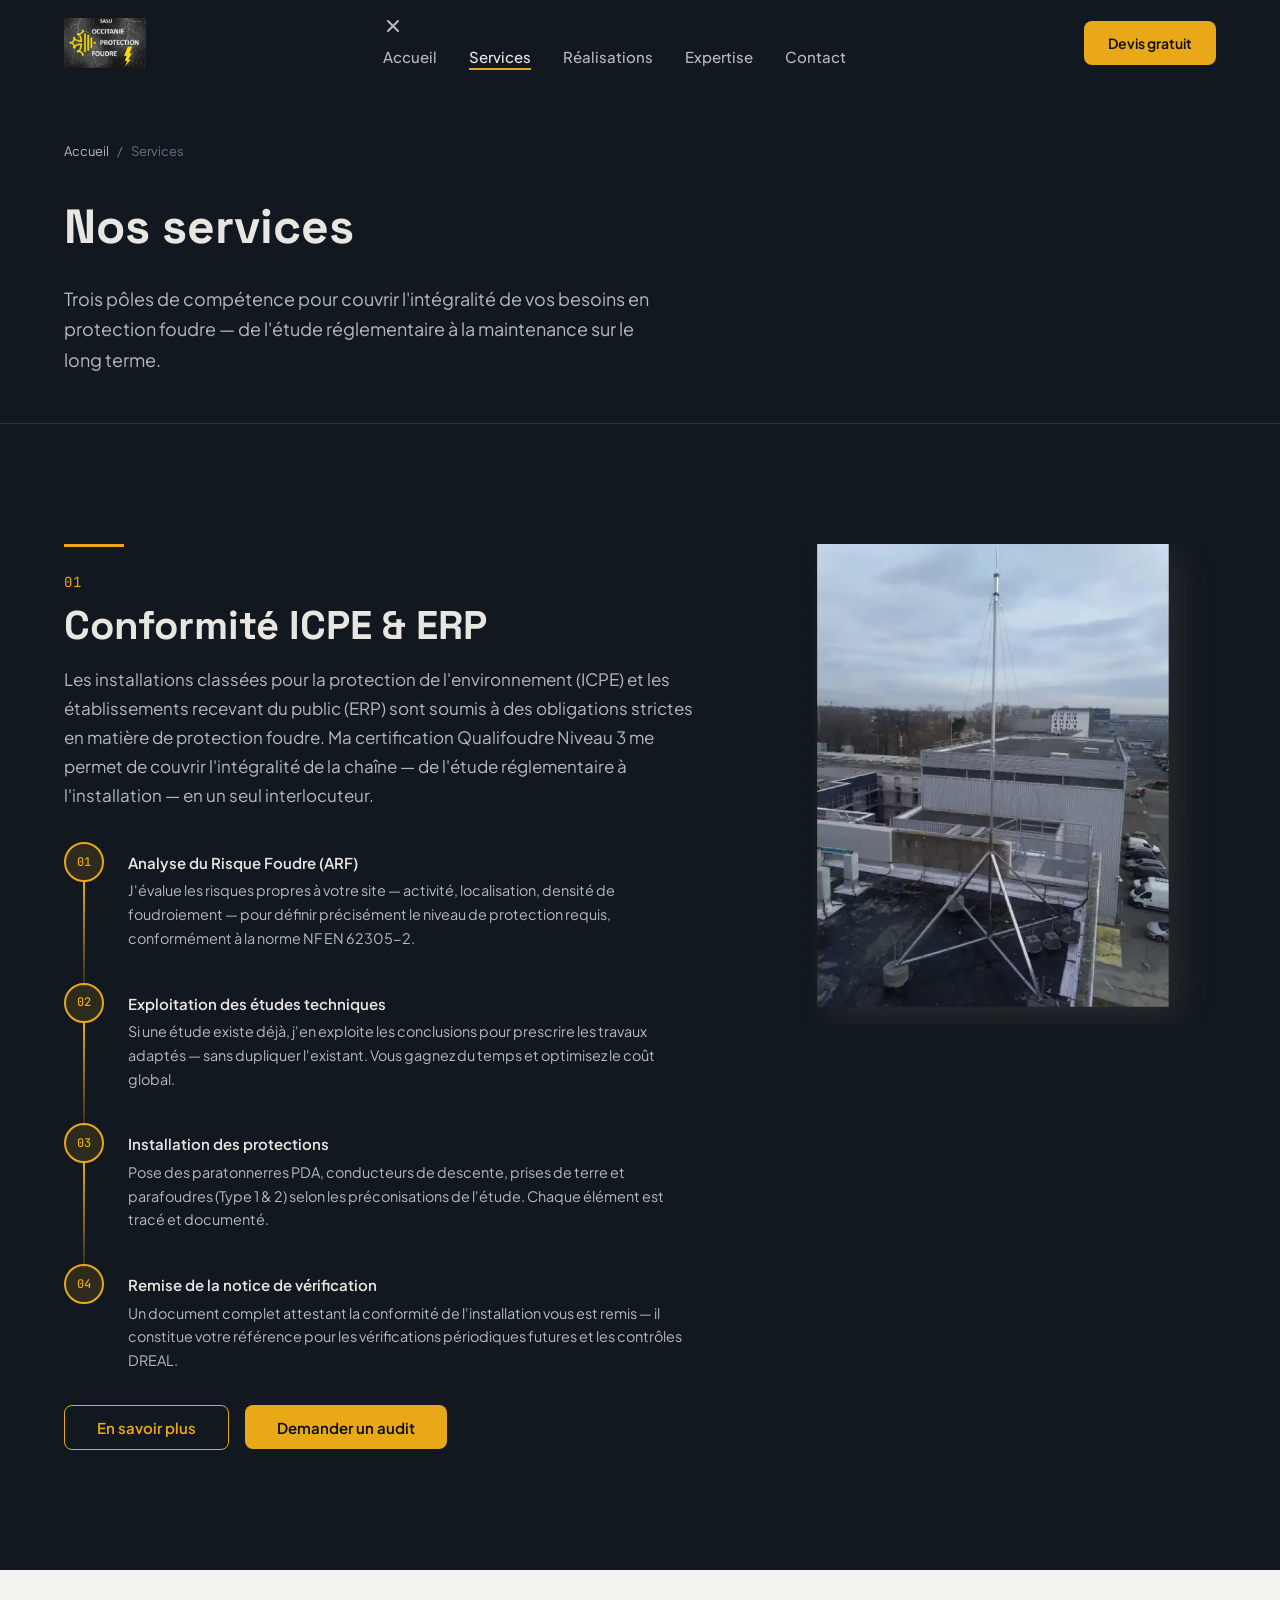
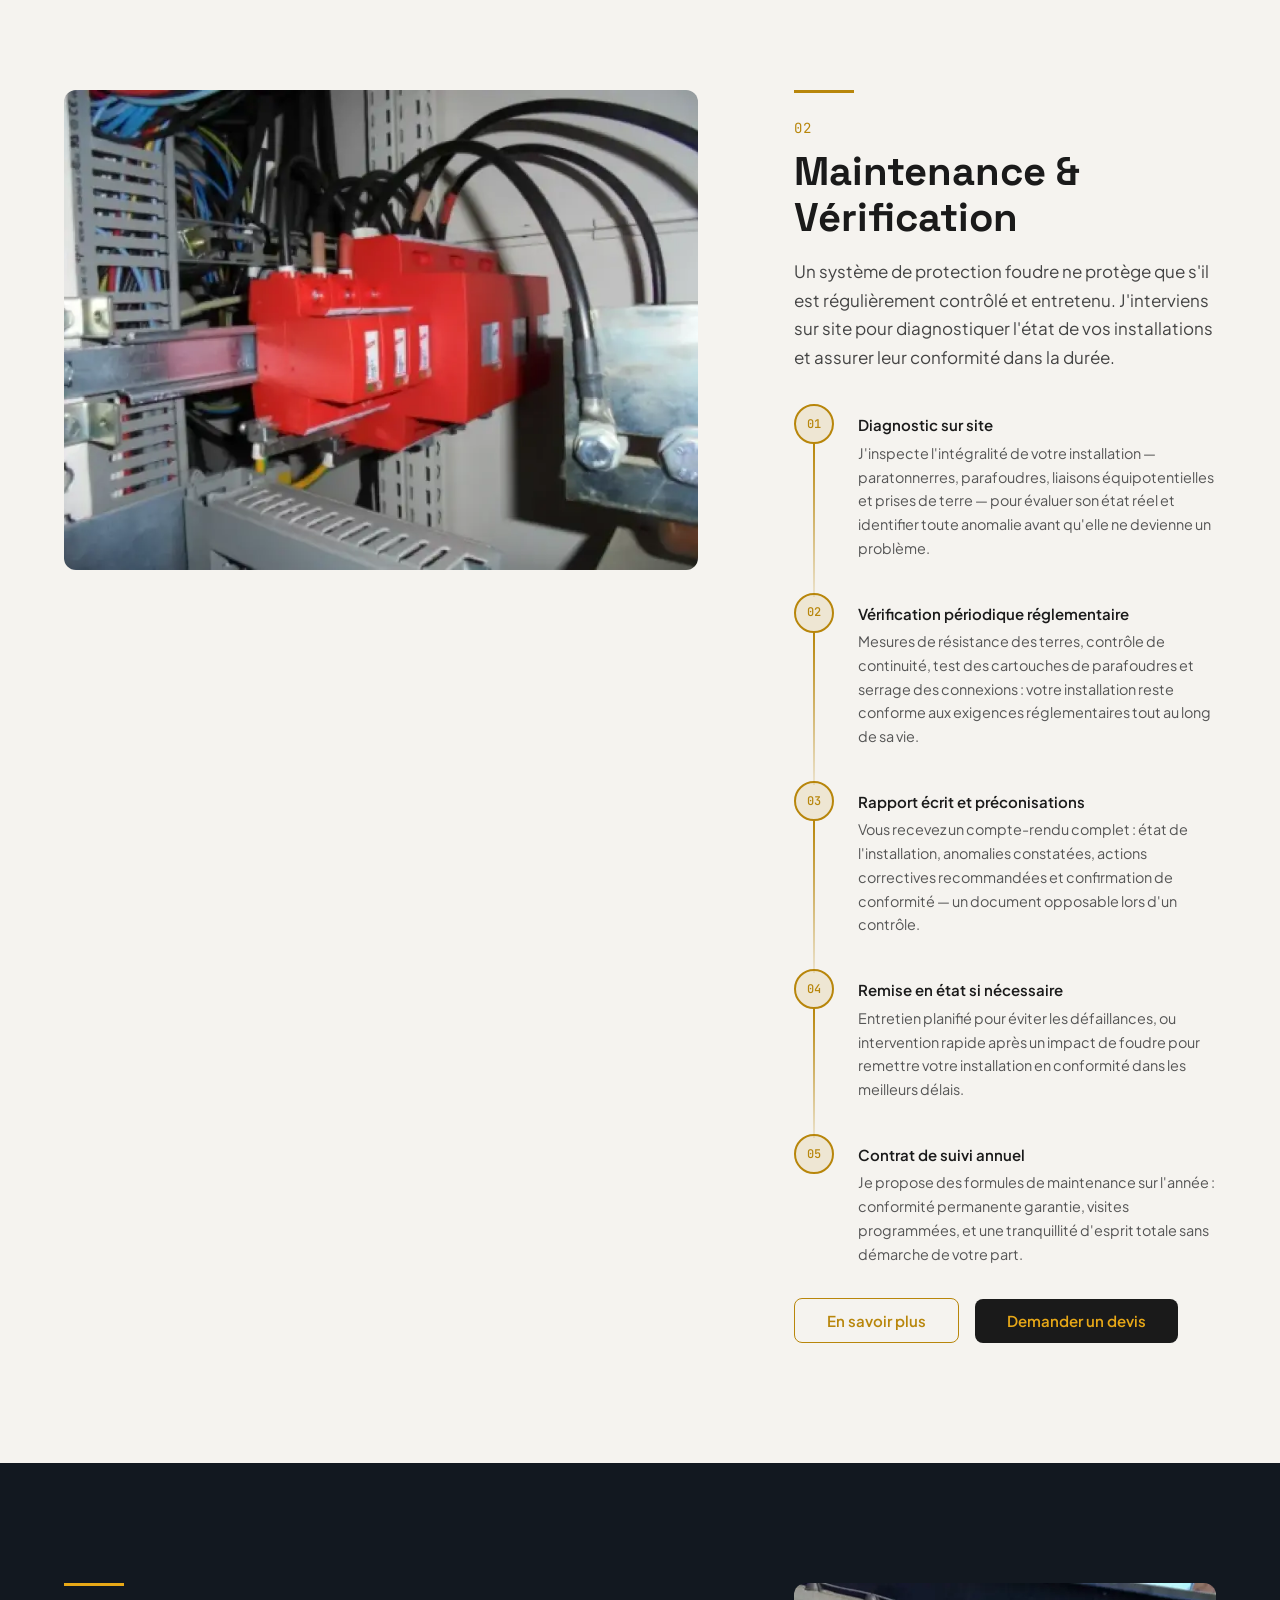
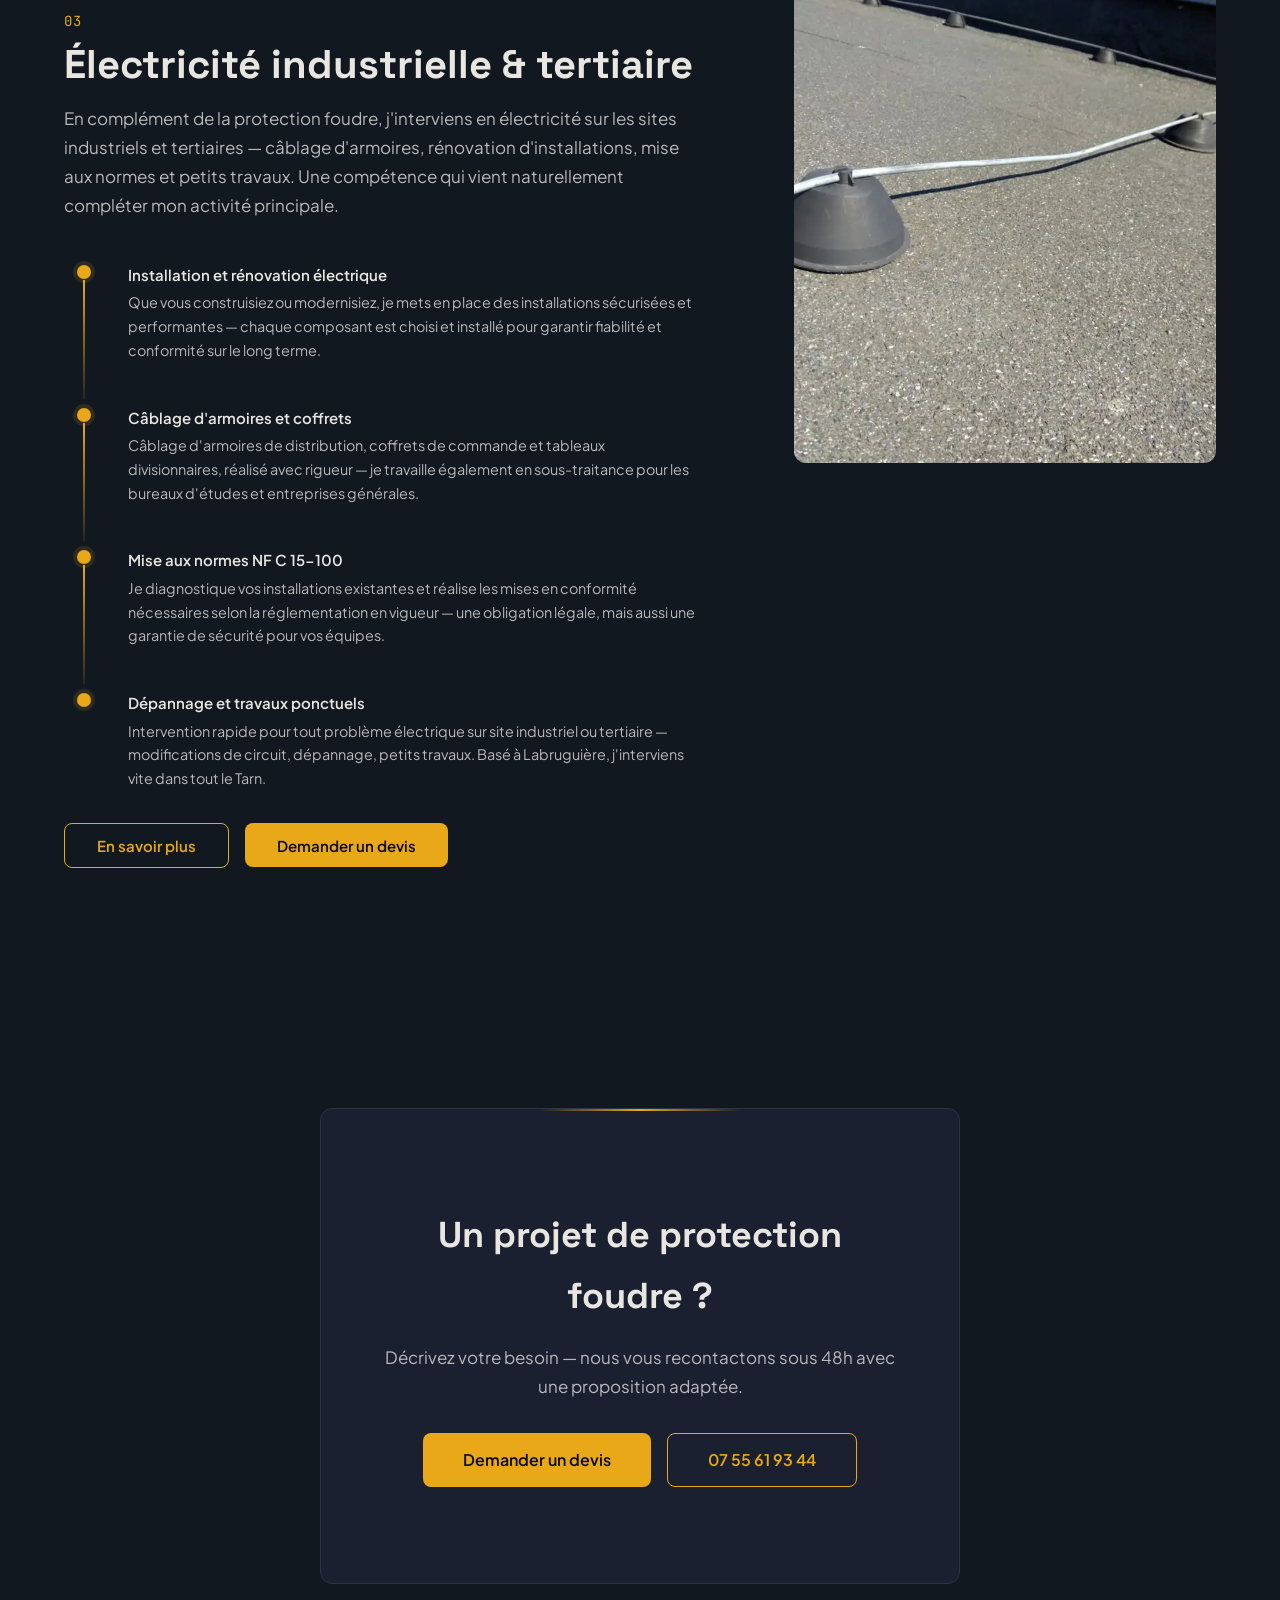
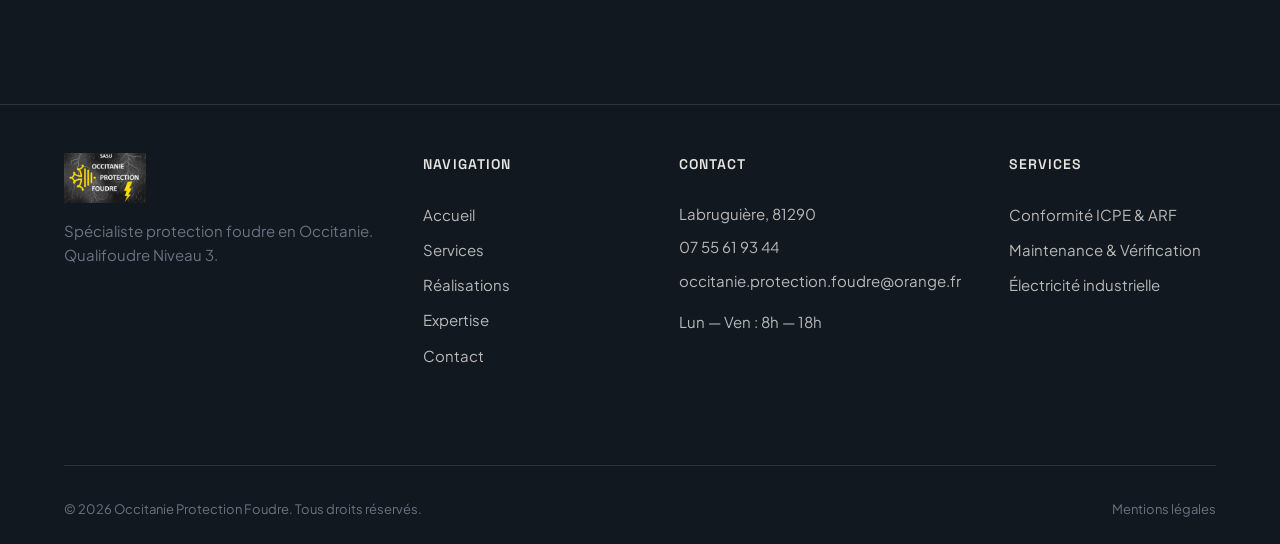
<file: services.html>
<!DOCTYPE html>
<html lang="fr">
<head>
  <meta charset="UTF-8">
  <meta name="viewport" content="width=device-width, initial-scale=1.0">
  <title>Services Protection Foudre | OPF — Conformité, Installation, Maintenance</title>
  <meta name="description" content="Nos services de protection foudre : conformité ICPE, installation paratonnerres et parafoudres, maintenance et vérification périodique. Qualifoudre Niveau 3 en Occitanie.">
  <meta name="robots" content="index, follow">
  <link rel="canonical" href="https://www.occitanie-protection-foudre.fr/services">

  <meta property="og:type" content="website">
  <meta property="og:site_name" content="Occitanie Protection Foudre">
  <meta property="og:title" content="Services Protection Foudre — Conformité, Installation, Maintenance">
  <meta property="og:description" content="Conformité ICPE, installation paratonnerres, maintenance. Qualifoudre Niveau 3 en Occitanie.">
  <meta property="og:url" content="https://www.occitanie-protection-foudre.fr/services">
  <meta property="og:locale" content="fr_FR">

  <link rel="preconnect" href="https://fonts.googleapis.com">
  <link rel="preconnect" href="https://fonts.gstatic.com" crossorigin>
  <link href="https://fonts.googleapis.com/css2?family=Space+Grotesk:wght@500;700&family=Plus+Jakarta+Sans:wght@400;500;600&family=JetBrains+Mono:wght@500&display=swap" rel="stylesheet">
  <link rel="stylesheet" href="css/style.css">

  <script type="application/ld+json">
  {
    "@context": "https://schema.org",
    "@type": "BreadcrumbList",
    "itemListElement": [
      { "@type": "ListItem", "position": 1, "name": "Accueil", "item": "https://www.occitanie-protection-foudre.fr/" },
      { "@type": "ListItem", "position": 2, "name": "Services", "item": "https://www.occitanie-protection-foudre.fr/services" }
    ]
  }
  </script>
</head>
<body>

  <a href="#main" class="skip-link">Aller au contenu principal</a>

  <!-- Header -->
  <header class="header" id="header">
    <div class="header__inner">
      <a href="index.html" class="header__logo" aria-label="Occitanie Protection Foudre — Accueil">
        <img src="images/logos/logo-opf.jpg" alt="Occitanie Protection Foudre" class="header__logo-img" width="83" height="50">
      </a>
      <nav class="header__nav" id="nav" aria-label="Navigation principale">
        <button class="header__nav-close" id="nav-close" aria-label="Fermer le menu">
          <svg width="20" height="20" viewBox="0 0 24 24" fill="none" stroke="currentColor" stroke-width="2.5" stroke-linecap="round"><line x1="18" y1="6" x2="6" y2="18"/><line x1="6" y1="6" x2="18" y2="18"/></svg>
        </button>
        <ul class="header__nav-list">
          <li><a href="index.html" class="header__nav-link">Accueil</a></li>
          <li><a href="services.html" class="header__nav-link active" aria-current="page">Services</a></li>
          <li><a href="realisations.html" class="header__nav-link">Réalisations</a></li>
          <li><a href="expertise.html" class="header__nav-link">Expertise</a></li>
          <li><a href="contact.html" class="header__nav-link">Contact</a></li>
        </ul>
      </nav>
      <a href="contact.html" class="btn btn--primary header__cta">Devis gratuit</a>
      <button class="header__burger" id="burger" aria-label="Ouvrir le menu" aria-expanded="false" aria-controls="nav">
        <span></span><span></span><span></span>
      </button>
    </div>
  </header>

  <!-- Page Hero -->
  <section class="page-hero">
    <div class="container">
      <nav class="breadcrumb" aria-label="Fil d'Ariane">
        <ol>
          <li><a href="index.html">Accueil</a></li>
          <li aria-current="page">Services</li>
        </ol>
      </nav>
      <h1 class="page-hero__title">Nos services</h1>
      <p class="page-hero__subtitle">Trois pôles de compétence pour couvrir l'intégralité de vos besoins en protection foudre — de l'étude réglementaire à la maintenance sur le long terme.</p>
    </div>
  </section>

  <main id="main">

    <!-- Service 1: Conformité -->
    <section class="service-detail section" id="conformite">
      <div class="container">
        <div class="service-detail__grid">
          <div class="service-detail__content" data-reveal>
            <div class="section__line" aria-hidden="true"></div>
            <span class="service-detail__number">01</span>
            <h2 class="section__title">Conformité ICPE &amp; ERP</h2>
            <p class="service-detail__text">Les installations classées pour la protection de l'environnement (ICPE) et les établissements recevant du public (ERP) sont soumis à des obligations strictes en matière de protection foudre. Ma certification Qualifoudre Niveau 3 me permet de couvrir l'intégralité de la chaîne — de l'étude réglementaire à l'installation — en un seul interlocuteur.</p>
            <ol class="service-steps">
              <li class="service-step">
                <div class="service-step__num">01</div>
                <div class="service-step__body">
                  <strong class="service-step__title">Analyse du Risque Foudre (ARF)</strong>
                  <span class="service-step__text">J'évalue les risques propres à votre site — activité, localisation, densité de foudroiement — pour définir précisément le niveau de protection requis, conformément à la norme NF EN 62305-2.</span>
                </div>
              </li>
              <li class="service-step">
                <div class="service-step__num">02</div>
                <div class="service-step__body">
                  <strong class="service-step__title">Exploitation des études techniques</strong>
                  <span class="service-step__text">Si une étude existe déjà, j'en exploite les conclusions pour prescrire les travaux adaptés — sans dupliquer l'existant. Vous gagnez du temps et optimisez le coût global.</span>
                </div>
              </li>
              <li class="service-step">
                <div class="service-step__num">03</div>
                <div class="service-step__body">
                  <strong class="service-step__title">Installation des protections</strong>
                  <span class="service-step__text">Pose des paratonnerres PDA, conducteurs de descente, prises de terre et parafoudres (Type 1 &amp; 2) selon les préconisations de l'étude. Chaque élément est tracé et documenté.</span>
                </div>
              </li>
              <li class="service-step service-step--last">
                <div class="service-step__num">04</div>
                <div class="service-step__body">
                  <strong class="service-step__title">Remise de la notice de vérification</strong>
                  <span class="service-step__text">Un document complet attestant la conformité de l'installation vous est remis — il constitue votre référence pour les vérifications périodiques futures et les contrôles DREAL.</span>
                </div>
              </li>
            </ol>
            <div class="service-detail__actions">
              <a href="conformite-icpe.html" class="btn btn--outline">En savoir plus</a>
              <a href="contact.html" class="btn btn--primary">Demander un audit</a>
            </div>
          </div>
          <div class="service-detail__visual" data-reveal>
            <img src="images/realisations/paratonnerres.webp" alt="Installation de paratonnerre — conformité ICPE et ERP par OPF" class="service-detail__image" width="640" height="480" loading="lazy" decoding="async">
          </div>
        </div>
      </div>
    </section>

    <!-- Service 2: Protection & Installation -->
    <section class="service-detail service-detail--alt section section--light" id="protection">
      <div class="container">
        <div class="service-detail__grid service-detail__grid--reverse">
          <div class="service-detail__content" data-reveal>
            <div class="section__line" aria-hidden="true"></div>
            <span class="service-detail__number">02</span>
            <h2 class="section__title">Maintenance &amp; Vérification</h2>
            <p class="service-detail__text">Un système de protection foudre ne protège que s'il est régulièrement contrôlé et entretenu. J'interviens sur site pour diagnostiquer l'état de vos installations et assurer leur conformité dans la durée.</p>
            <ol class="service-steps service-steps--light">
              <li class="service-step">
                <div class="service-step__num">01</div>
                <div class="service-step__body">
                  <strong class="service-step__title">Diagnostic sur site</strong>
                  <span class="service-step__text">J'inspecte l'intégralité de votre installation — paratonnerres, parafoudres, liaisons équipotentielles et prises de terre — pour évaluer son état réel et identifier toute anomalie avant qu'elle ne devienne un problème.</span>
                </div>
              </li>
              <li class="service-step">
                <div class="service-step__num">02</div>
                <div class="service-step__body">
                  <strong class="service-step__title">Vérification périodique réglementaire</strong>
                  <span class="service-step__text">Mesures de résistance des terres, contrôle de continuité, test des cartouches de parafoudres et serrage des connexions : votre installation reste conforme aux exigences réglementaires tout au long de sa vie.</span>
                </div>
              </li>
              <li class="service-step">
                <div class="service-step__num">03</div>
                <div class="service-step__body">
                  <strong class="service-step__title">Rapport écrit et préconisations</strong>
                  <span class="service-step__text">Vous recevez un compte-rendu complet : état de l'installation, anomalies constatées, actions correctives recommandées et confirmation de conformité — un document opposable lors d'un contrôle.</span>
                </div>
              </li>
              <li class="service-step">
                <div class="service-step__num">04</div>
                <div class="service-step__body">
                  <strong class="service-step__title">Remise en état si nécessaire</strong>
                  <span class="service-step__text">Entretien planifié pour éviter les défaillances, ou intervention rapide après un impact de foudre pour remettre votre installation en conformité dans les meilleurs délais.</span>
                </div>
              </li>
              <li class="service-step service-step--last">
                <div class="service-step__num">05</div>
                <div class="service-step__body">
                  <strong class="service-step__title">Contrat de suivi annuel</strong>
                  <span class="service-step__text">Je propose des formules de maintenance sur l'année : conformité permanente garantie, visites programmées, et une tranquillité d'esprit totale sans démarche de votre part.</span>
                </div>
              </li>
            </ol>
            <div class="service-detail__actions">
              <a href="maintenance.html" class="btn btn--outline" style="border-color: var(--accent-dark); color: var(--accent-dark);">En savoir plus</a>
              <a href="contact.html" class="btn btn--dark">Demander un devis</a>
            </div>
          </div>
          <div class="service-detail__visual" data-reveal>
            <img src="images/realisations/parafoudre.webp" alt="Vérification et maintenance de parafoudre sur site industriel" class="service-detail__image" width="640" height="480" loading="lazy" decoding="async">
          </div>
        </div>
      </div>
    </section>

    <!-- Service 3: Maintenance -->
    <section class="service-detail section" id="maintenance">
      <div class="container">
        <div class="service-detail__grid">
          <div class="service-detail__content" data-reveal>
            <div class="section__line" aria-hidden="true"></div>
            <span class="service-detail__number">03</span>
            <h2 class="section__title">Électricité industrielle &amp; tertiaire</h2>
            <p class="service-detail__text">En complément de la protection foudre, j'interviens en électricité sur les sites industriels et tertiaires — câblage d'armoires, rénovation d'installations, mise aux normes et petits travaux. Une compétence qui vient naturellement compléter mon activité principale.</p>
            <ul class="service-features">
              <li class="service-feature">
                <div class="service-feature__dot" aria-hidden="true"></div>
                <div class="service-feature__body">
                  <strong class="service-step__title">Installation et rénovation électrique</strong>
                  <span class="service-step__text">Que vous construisiez ou modernisiez, je mets en place des installations sécurisées et performantes — chaque composant est choisi et installé pour garantir fiabilité et conformité sur le long terme.</span>
                </div>
              </li>
              <li class="service-feature">
                <div class="service-feature__dot" aria-hidden="true"></div>
                <div class="service-feature__body">
                  <strong class="service-step__title">Câblage d'armoires et coffrets</strong>
                  <span class="service-step__text">Câblage d'armoires de distribution, coffrets de commande et tableaux divisionnaires, réalisé avec rigueur — je travaille également en sous-traitance pour les bureaux d'études et entreprises générales.</span>
                </div>
              </li>
              <li class="service-feature">
                <div class="service-feature__dot" aria-hidden="true"></div>
                <div class="service-feature__body">
                  <strong class="service-step__title">Mise aux normes NF C 15-100</strong>
                  <span class="service-step__text">Je diagnostique vos installations existantes et réalise les mises en conformité nécessaires selon la réglementation en vigueur — une obligation légale, mais aussi une garantie de sécurité pour vos équipes.</span>
                </div>
              </li>
              <li class="service-feature service-feature--last">
                <div class="service-feature__dot" aria-hidden="true"></div>
                <div class="service-feature__body">
                  <strong class="service-step__title">Dépannage et travaux ponctuels</strong>
                  <span class="service-step__text">Intervention rapide pour tout problème électrique sur site industriel ou tertiaire — modifications de circuit, dépannage, petits travaux. Basé à Labruguière, j'interviens vite dans tout le Tarn.</span>
                </div>
              </li>
            </ul>
            <div class="service-detail__actions">
              <a href="electricite.html" class="btn btn--outline">En savoir plus</a>
              <a href="contact.html" class="btn btn--primary">Demander un devis</a>
            </div>
          </div>
          <div class="service-detail__visual" data-reveal>
            <img src="images/content/protection-foudre-4.webp" alt="Travaux d'électricité industrielle — câblage et mise aux normes" class="service-detail__image" width="640" height="480" loading="lazy" decoding="async">
          </div>
        </div>
      </div>
    </section>

    <!-- CTA -->
    <section class="cta-section section">
      <div class="container">
        <div class="cta-section__inner" data-reveal>
          <h2 class="cta-section__title">Un projet de protection foudre&nbsp;?</h2>
          <p class="cta-section__text">Décrivez votre besoin — nous vous recontactons sous 48h avec une proposition adaptée.</p>
          <div class="cta-section__actions">
            <a href="contact.html" class="btn btn--primary btn--lg">Demander un devis</a>
            <a href="tel:+33755619344" class="btn btn--outline btn--lg">07 55 61 93 44</a>
          </div>
        </div>
      </div>
    </section>

  </main>

  <!-- Footer -->
  <footer class="footer">
    <div class="container">
      <div class="footer__grid">
        <div class="footer__brand">
          <a href="index.html" class="footer__logo" aria-label="Occitanie Protection Foudre — Accueil">
            <img src="images/logos/logo-opf.jpg" alt="Occitanie Protection Foudre" class="header__logo-img" width="83" height="50" loading="lazy">
          </a>
          <p class="footer__tagline">Spécialiste protection foudre en Occitanie.<br>Qualifoudre Niveau 3.</p>
        </div>
        <nav class="footer__nav" aria-label="Navigation pied de page">
          <h3 class="footer__heading">Navigation</h3>
          <ul>
            <li><a href="index.html">Accueil</a></li>
            <li><a href="services.html">Services</a></li>
            <li><a href="realisations.html">Réalisations</a></li>
            <li><a href="expertise.html">Expertise</a></li>
            <li><a href="contact.html">Contact</a></li>
          </ul>
        </nav>
        <div class="footer__contact">
          <h3 class="footer__heading">Contact</h3>
          <address>
            <p>Labruguière, 81290</p>
            <p><a href="tel:+33755619344">07 55 61 93 44</a></p>
            <p><a href="mailto:occitanie.protection.foudre@orange.fr">occitanie.protection.foudre@orange.fr</a></p>
          </address>
          <p class="footer__hours">Lun — Ven : 8h — 18h</p>
        </div>
        <div class="footer__services">
          <h3 class="footer__heading">Services</h3>
          <ul>
            <li><a href="conformite-icpe.html">Conformité ICPE &amp; ARF</a></li>
            <li><a href="maintenance.html">Maintenance &amp; Vérification</a></li>
            <li><a href="electricite.html">Électricité industrielle</a></li>
          </ul>
        </div>
      </div>
      <div class="footer__bottom">
        <p>&copy; 2026 Occitanie Protection Foudre. Tous droits réservés.</p>
        <p><a href="mentions-legales.html">Mentions légales</a></p>
      </div>
    </div>
  </footer>

  <script src="js/main.js" defer></script>
</body>
</html>
</file>
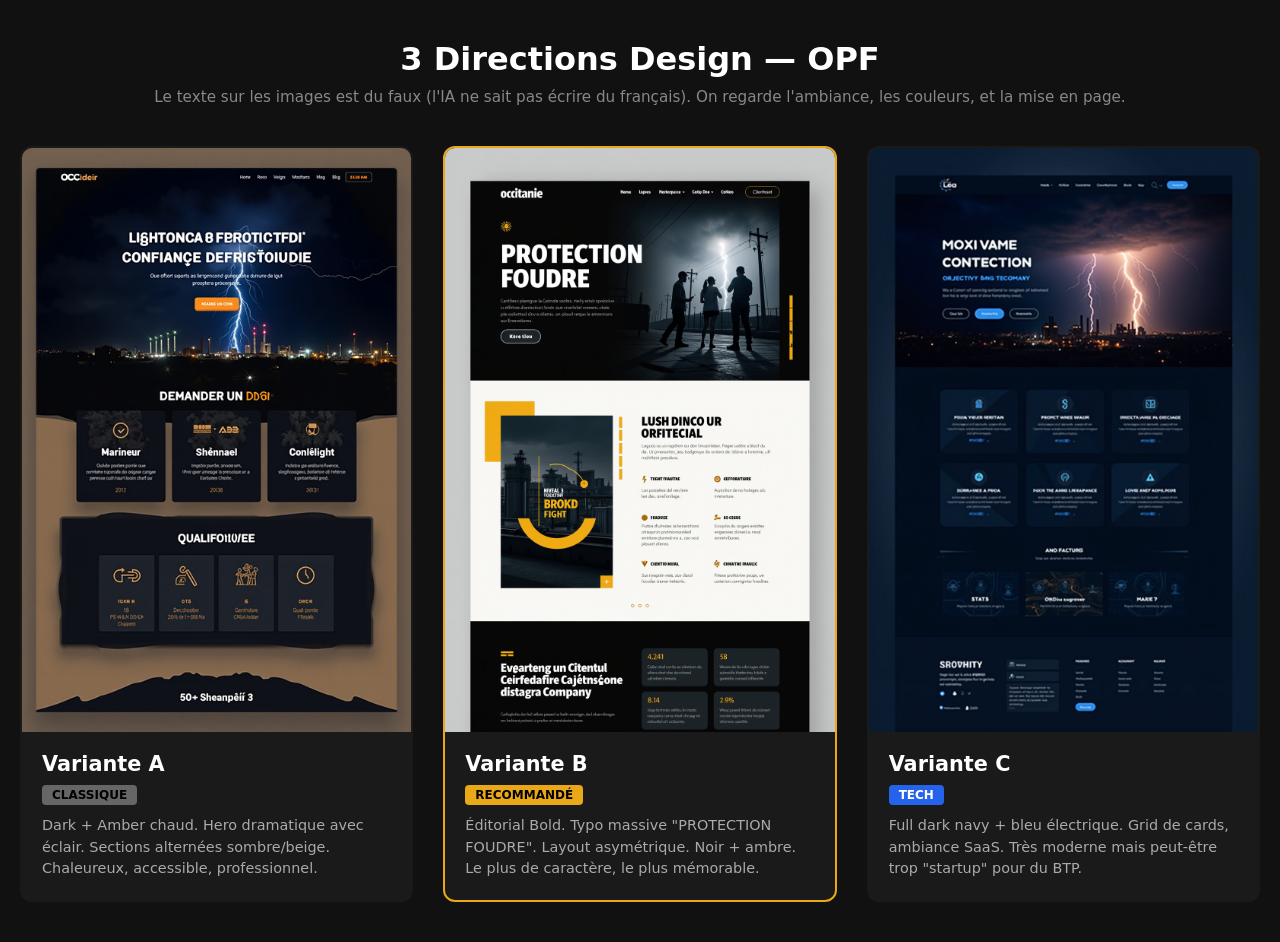
<file: design-exploration/comparaison.html>
<!DOCTYPE html>
<html lang="fr">
<head>
<meta charset="UTF-8">
<title>Comparaison Design — Occitanie Protection Foudre</title>
<style>
  * { margin: 0; padding: 0; box-sizing: border-box; }
  body { background: #111; color: #fff; font-family: system-ui, sans-serif; padding: 40px 20px; }
  h1 { text-align: center; font-size: 2rem; margin-bottom: 10px; }
  .subtitle { text-align: center; color: #888; margin-bottom: 40px; font-size: 0.95rem; }
  .grid { display: grid; grid-template-columns: repeat(3, 1fr); gap: 30px; max-width: 1600px; margin: 0 auto; }
  .card { background: #1a1a1a; border-radius: 12px; overflow: hidden; border: 2px solid transparent; transition: border-color 0.3s; cursor: pointer; }
  .card:hover { border-color: #E8A817; }
  .card img { width: 100%; height: auto; display: block; }
  .card-info { padding: 20px; }
  .card-info h2 { font-size: 1.3rem; margin-bottom: 8px; }
  .card-info .tag { display: inline-block; background: #E8A817; color: #000; padding: 3px 10px; border-radius: 4px; font-size: 0.75rem; font-weight: 700; margin-bottom: 10px; }
  .card-info p { color: #aaa; font-size: 0.9rem; line-height: 1.5; }
  .reco { border-color: #E8A817; }
  .reco .tag { background: #E8A817; }
  @media (max-width: 900px) { .grid { grid-template-columns: 1fr; max-width: 600px; } }
</style>
</head>
<body>
  <h1>3 Directions Design — OPF</h1>
  <p class="subtitle">Le texte sur les images est du faux (l'IA ne sait pas écrire du français). On regarde l'ambiance, les couleurs, et la mise en page.</p>
  <div class="grid">
    <div class="card">
      <img src="variant-A.jpg" alt="Variante A">
      <div class="card-info">
        <h2>Variante A</h2>
        <span class="tag" style="background:#666">CLASSIQUE</span>
        <p>Dark + Amber chaud. Hero dramatique avec éclair. Sections alternées sombre/beige. Chaleureux, accessible, professionnel.</p>
      </div>
    </div>
    <div class="card reco">
      <img src="variant-B.jpg" alt="Variante B">
      <div class="card-info">
        <h2>Variante B</h2>
        <span class="tag">RECOMMANDÉ</span>
        <p>Éditorial Bold. Typo massive "PROTECTION FOUDRE". Layout asymétrique. Noir + ambre. Le plus de caractère, le plus mémorable.</p>
      </div>
    </div>
    <div class="card">
      <img src="variant-C.jpg" alt="Variante C">
      <div class="card-info">
        <h2>Variante C</h2>
        <span class="tag" style="background:#2563EB;color:#fff">TECH</span>
        <p>Full dark navy + bleu électrique. Grid de cards, ambiance SaaS. Très moderne mais peut-être trop "startup" pour du BTP.</p>
      </div>
    </div>
  </div>
</body>
</html>
</file>
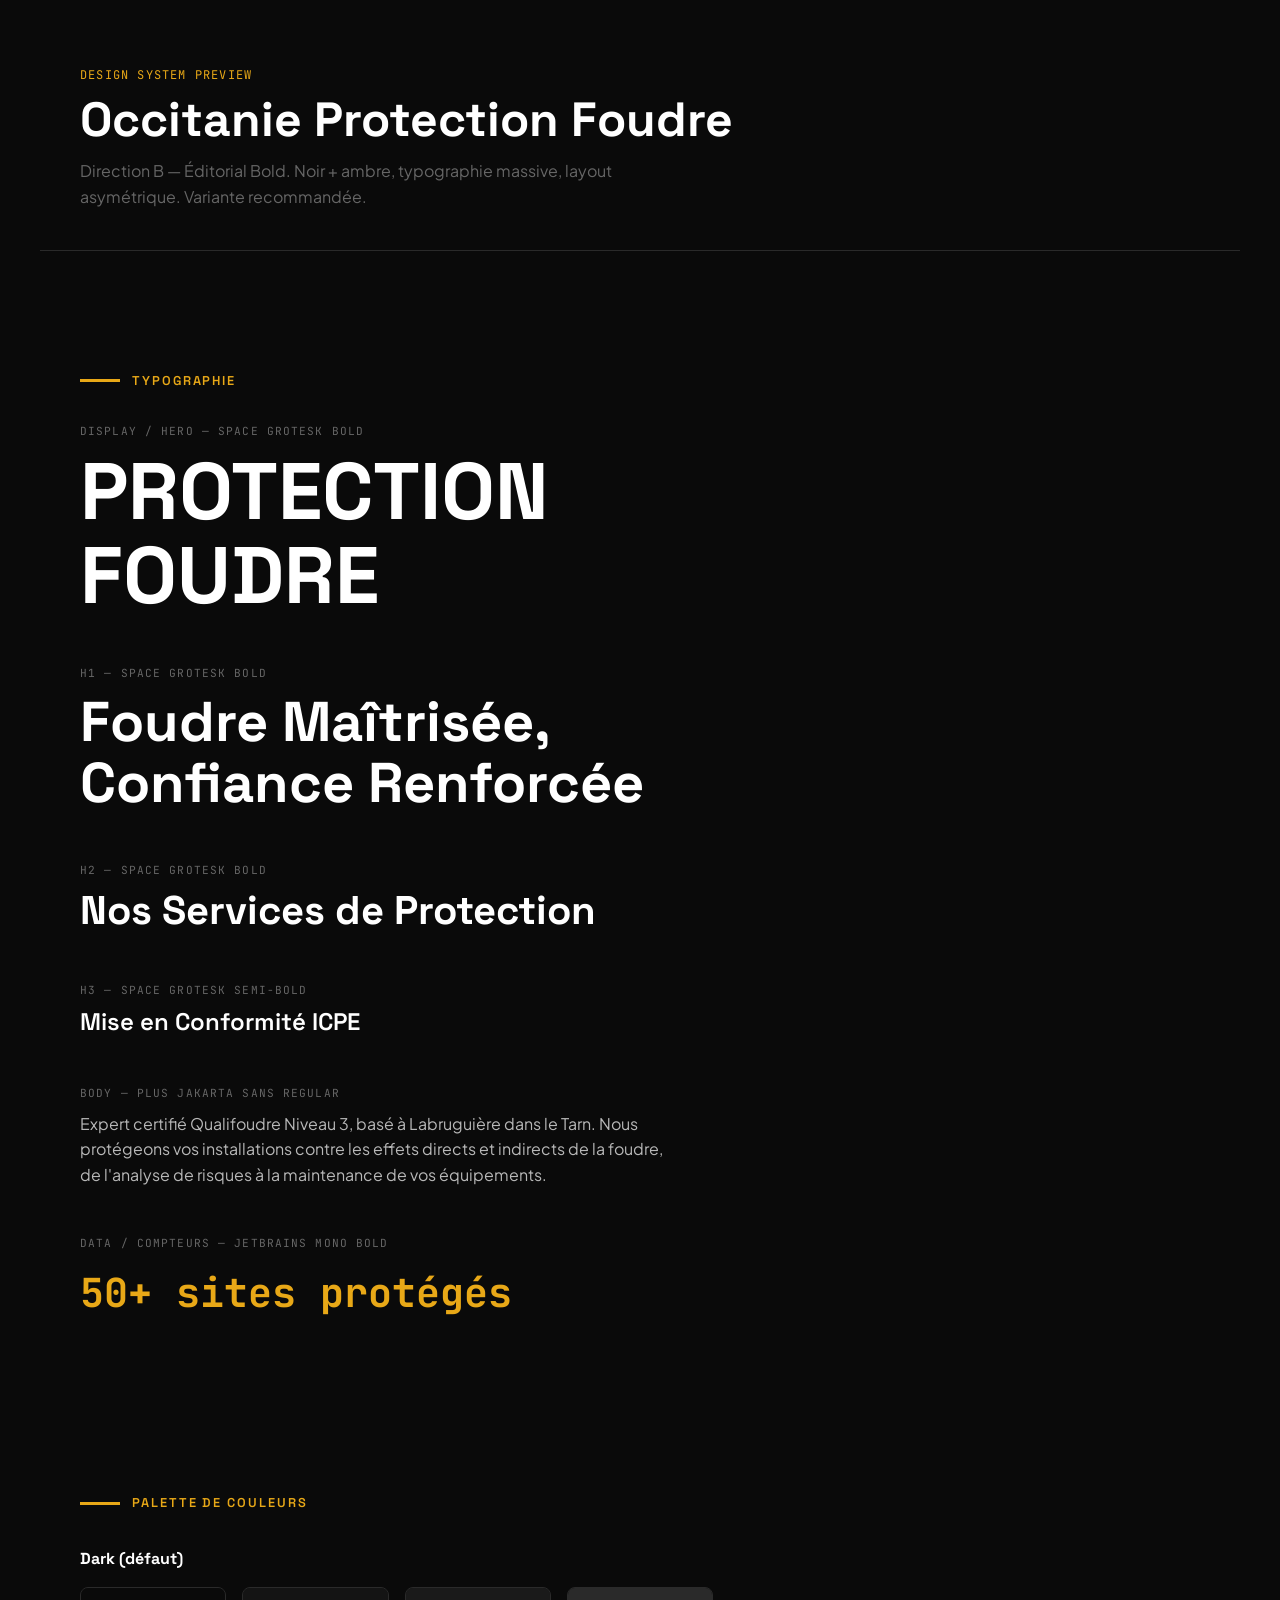
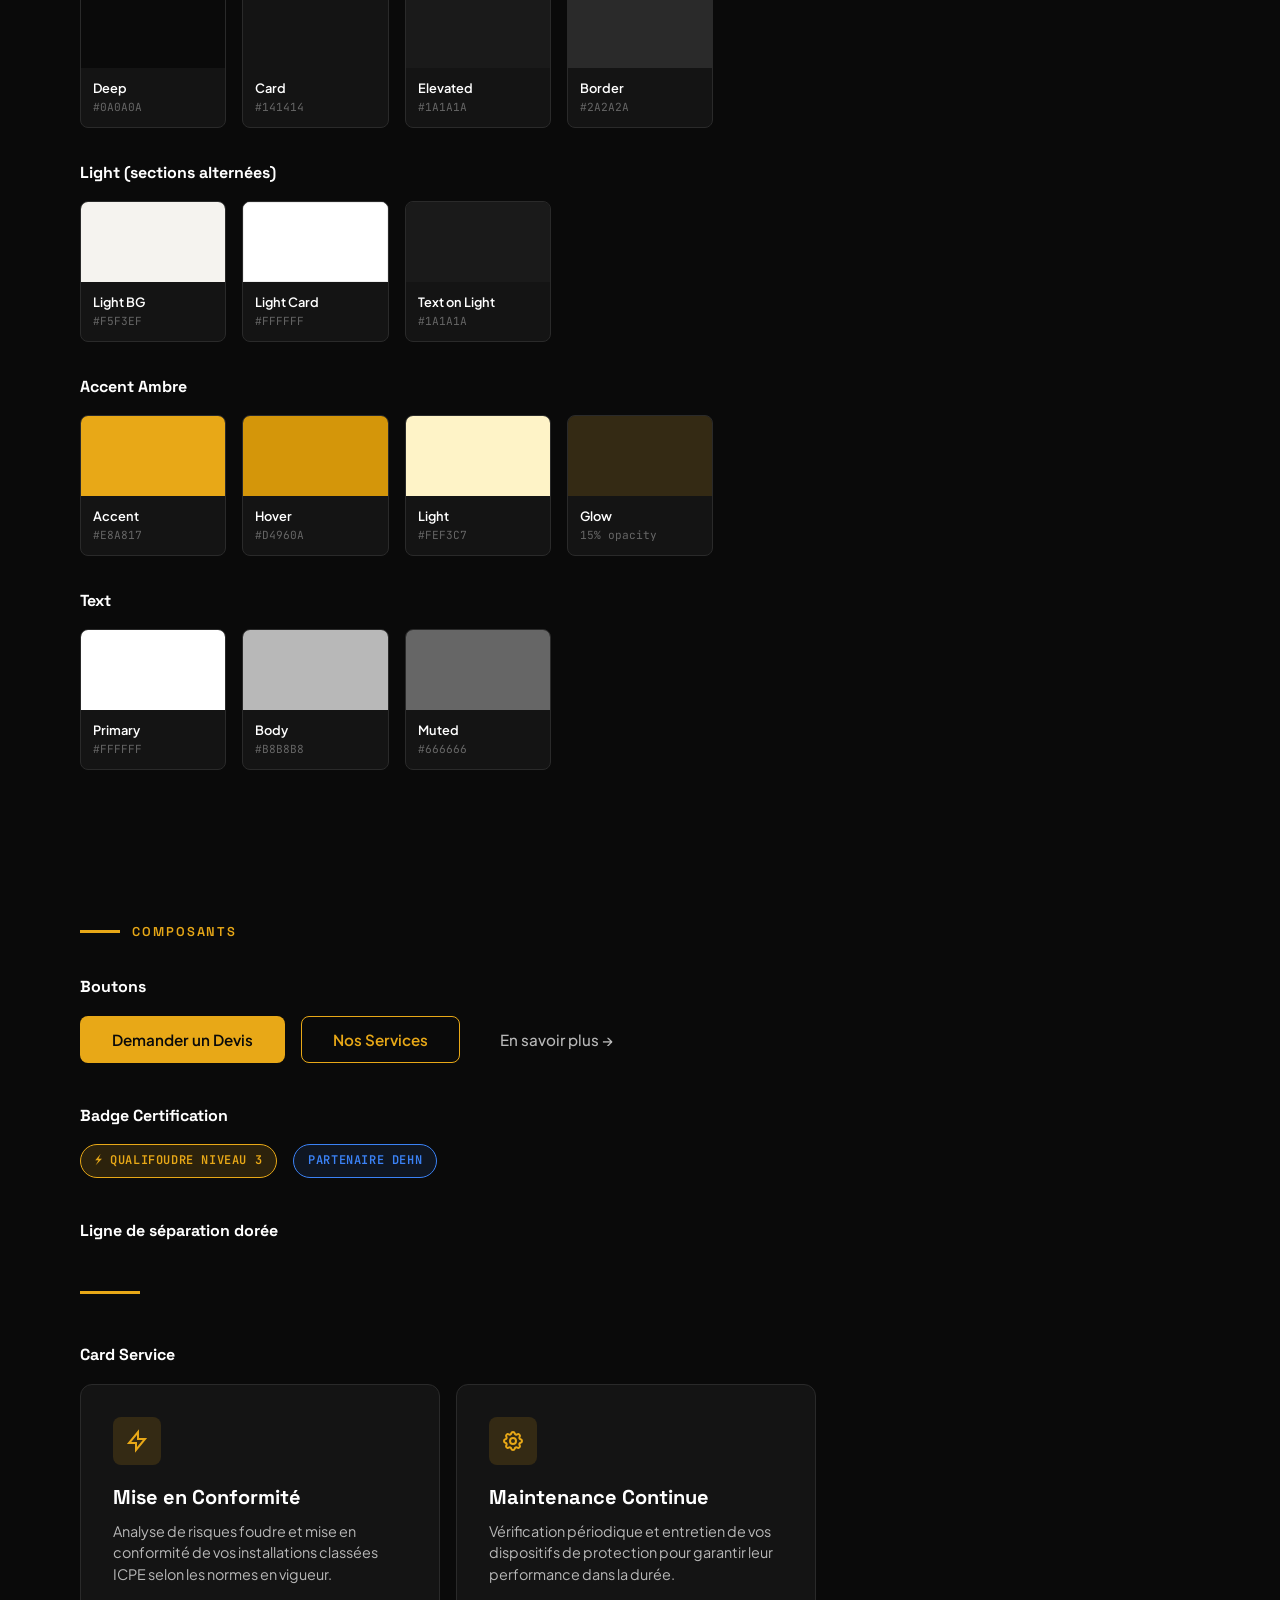
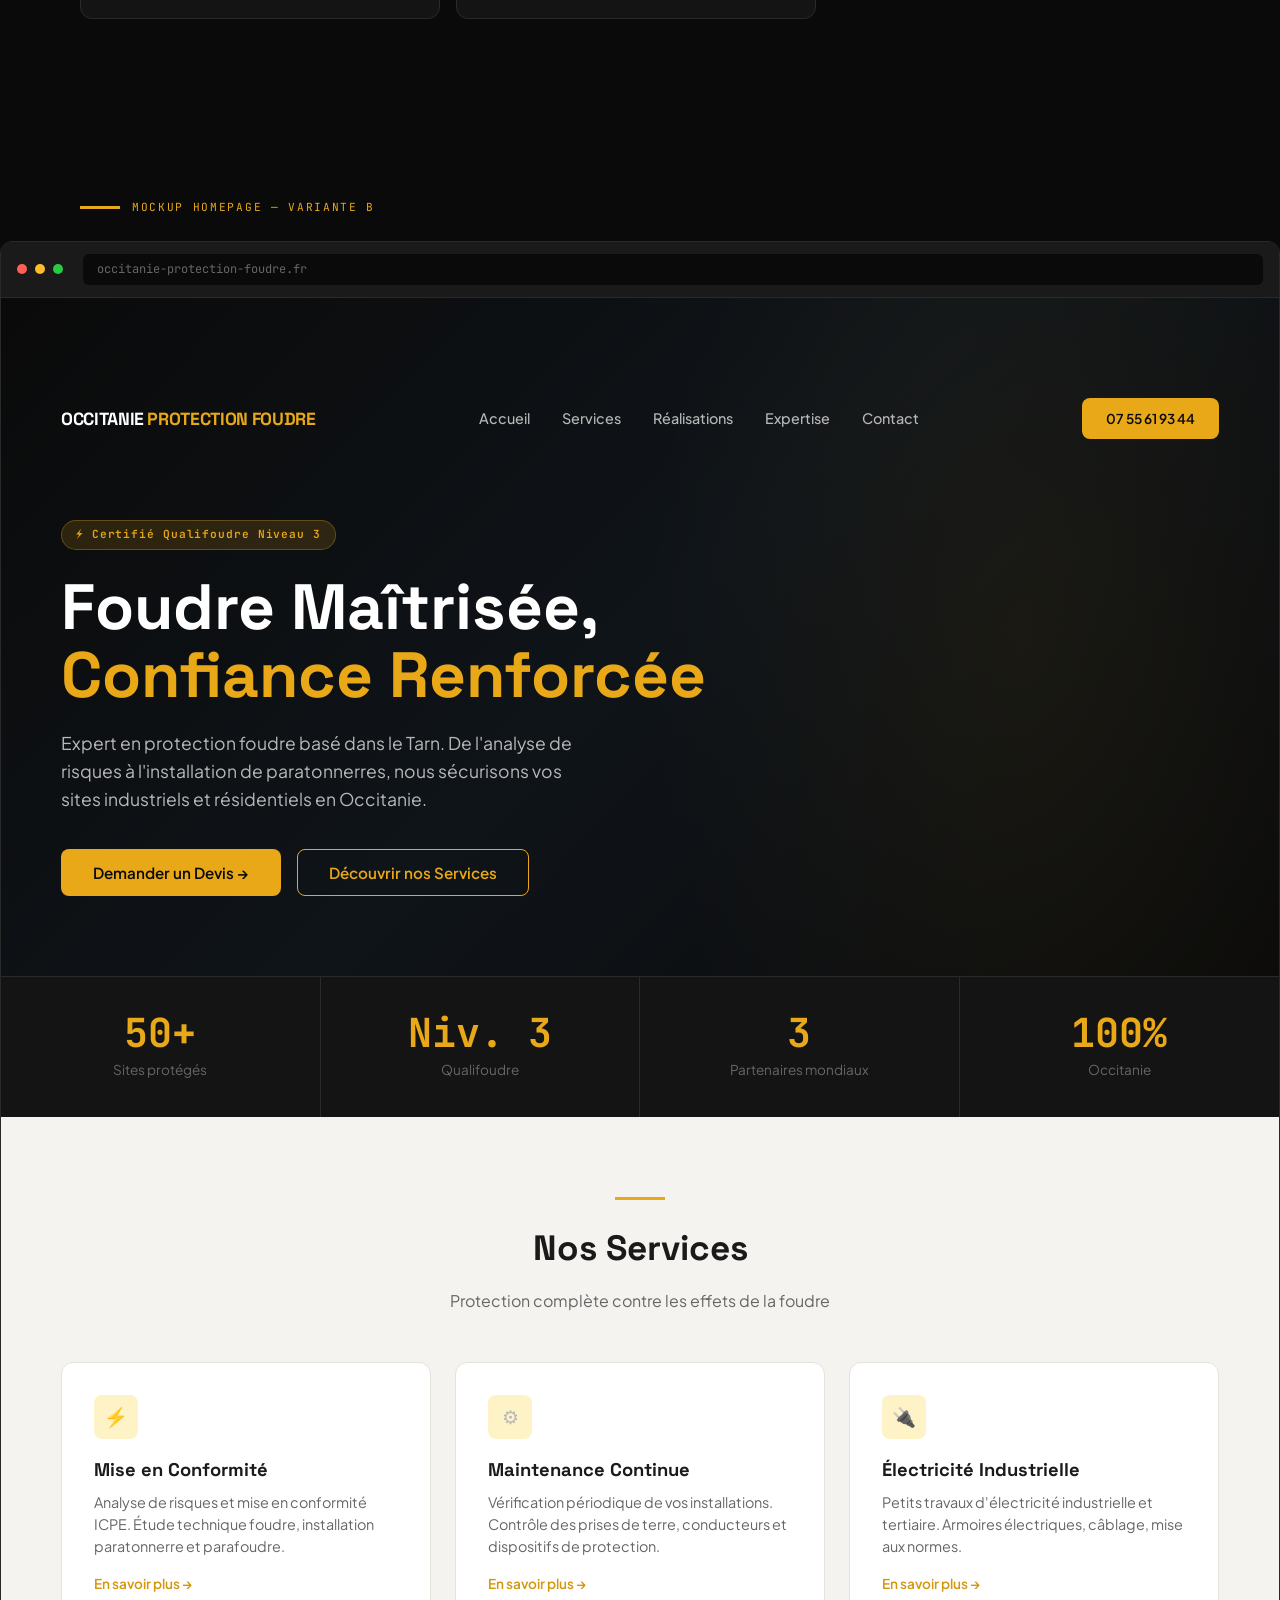
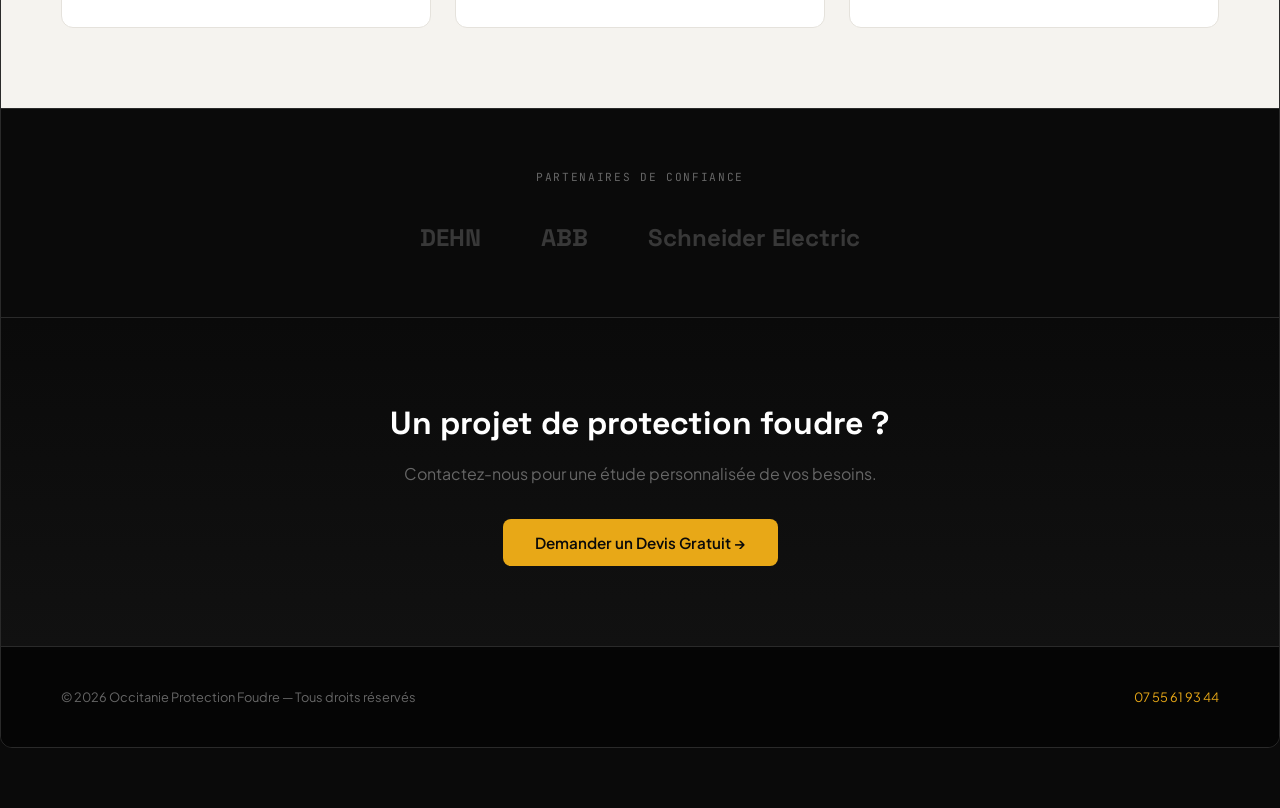
<file: design-exploration/opf-preview.html>
<!DOCTYPE html>
<html lang="fr">
<head>
<meta charset="UTF-8">
<meta name="viewport" content="width=device-width, initial-scale=1">
<title>Design System Preview — Occitanie Protection Foudre</title>
<link rel="preconnect" href="https://fonts.googleapis.com">
<link rel="preconnect" href="https://fonts.gstatic.com" crossorigin>
<link href="https://fonts.googleapis.com/css2?family=Space+Grotesk:wght@400;500;600;700&family=Plus+Jakarta+Sans:wght@400;500;600;700&family=JetBrains+Mono:wght@400;500;700&display=swap" rel="stylesheet">
<style>
  :root {
    --bg-deep: #0A0A0A;
    --bg-card: #141414;
    --bg-elevated: #1A1A1A;
    --border: #2A2A2A;
    --bg-light: #F5F3EF;
    --bg-light-card: #FFFFFF;
    --text-on-light: #1A1A1A;
    --accent: #E8A817;
    --accent-hover: #D4960A;
    --accent-light: #FEF3C7;
    --accent-glow: rgba(232, 168, 23, 0.15);
    --text-primary: #FFFFFF;
    --text-body: #B8B8B8;
    --text-muted: #666666;
    --font-display: 'Space Grotesk', sans-serif;
    --font-body: 'Plus Jakarta Sans', sans-serif;
    --font-mono: 'JetBrains Mono', monospace;
    --radius-sm: 4px;
    --radius-md: 8px;
    --radius-lg: 12px;
  }

  * { margin: 0; padding: 0; box-sizing: border-box; }
  html { scroll-behavior: smooth; }
  body { background: var(--bg-deep); color: var(--text-body); font-family: var(--font-body); font-size: 16px; line-height: 1.6; }

  /* ===== SECTION: Design System Header ===== */
  .ds-header {
    padding: 60px 40px 40px;
    max-width: 1200px;
    margin: 0 auto;
    border-bottom: 1px solid var(--border);
    margin-bottom: 60px;
  }
  .ds-header small { color: var(--accent); font-family: var(--font-mono); font-size: 0.75rem; letter-spacing: 0.1em; text-transform: uppercase; }
  .ds-header h1 { font-family: var(--font-display); font-size: 3rem; font-weight: 700; color: var(--text-primary); margin: 8px 0 12px; line-height: 1.1; }
  .ds-header p { color: var(--text-muted); max-width: 600px; }

  /* ===== SECTIONS ===== */
  .section { padding: 60px 40px; max-width: 1200px; margin: 0 auto; }
  .section-title {
    font-family: var(--font-display);
    font-size: 0.8rem;
    font-weight: 600;
    color: var(--accent);
    letter-spacing: 0.15em;
    text-transform: uppercase;
    margin-bottom: 32px;
    display: flex;
    align-items: center;
    gap: 12px;
  }
  .section-title::before { content: ''; width: 40px; height: 3px; background: var(--accent); display: inline-block; }

  /* ===== TYPOGRAPHY SPECIMEN ===== */
  .type-specimen { margin-bottom: 48px; }
  .type-specimen .label { font-family: var(--font-mono); font-size: 0.7rem; color: var(--text-muted); margin-bottom: 8px; letter-spacing: 0.1em; text-transform: uppercase; }
  .type-hero { font-family: var(--font-display); font-size: clamp(2.5rem, 5vw + 1rem, 5rem); font-weight: 700; color: var(--text-primary); line-height: 1.05; margin-bottom: 8px; }
  .type-h1 { font-family: var(--font-display); font-size: clamp(2rem, 4vw + 0.5rem, 3.5rem); font-weight: 700; color: var(--text-primary); line-height: 1.1; margin-bottom: 8px; }
  .type-h2 { font-family: var(--font-display); font-size: clamp(1.5rem, 3vw + 0.5rem, 2.5rem); font-weight: 700; color: var(--text-primary); line-height: 1.15; margin-bottom: 8px; }
  .type-h3 { font-family: var(--font-display); font-size: 1.5rem; font-weight: 600; color: var(--text-primary); line-height: 1.2; margin-bottom: 8px; }
  .type-body { font-family: var(--font-body); font-size: 1rem; color: var(--text-body); line-height: 1.6; max-width: 600px; margin-bottom: 8px; }
  .type-mono { font-family: var(--font-mono); font-size: 2.5rem; font-weight: 700; color: var(--accent); margin-bottom: 8px; }

  /* ===== COLOR PALETTE ===== */
  .colors { display: grid; grid-template-columns: repeat(auto-fill, minmax(140px, 1fr)); gap: 16px; margin-bottom: 32px; }
  .color-swatch { border-radius: var(--radius-md); overflow: hidden; background: var(--bg-card); border: 1px solid var(--border); }
  .color-swatch .swatch { height: 80px; }
  .color-swatch .info { padding: 10px 12px; }
  .color-swatch .info .name { font-size: 0.8rem; font-weight: 600; color: var(--text-primary); }
  .color-swatch .info .hex { font-family: var(--font-mono); font-size: 0.7rem; color: var(--text-muted); }

  /* ===== COMPONENTS ===== */
  .components-grid { display: flex; flex-wrap: wrap; gap: 16px; align-items: flex-start; margin-bottom: 40px; }
  .btn-primary {
    display: inline-flex; align-items: center; gap: 8px;
    background: var(--accent); color: #0A0A0A; font-family: var(--font-body);
    font-weight: 600; font-size: 0.95rem; padding: 14px 32px;
    border: none; border-radius: var(--radius-md); cursor: pointer;
    transition: all 0.2s ease;
  }
  .btn-primary:hover { background: var(--accent-hover); transform: translateY(-2px); }
  .btn-secondary {
    display: inline-flex; align-items: center; gap: 8px;
    background: transparent; color: var(--accent); font-family: var(--font-body);
    font-weight: 600; font-size: 0.95rem; padding: 13px 31px;
    border: 1px solid var(--accent); border-radius: var(--radius-md); cursor: pointer;
    transition: all 0.2s ease;
  }
  .btn-secondary:hover { background: var(--accent-glow); }
  .btn-ghost {
    display: inline-flex; align-items: center; gap: 8px;
    background: transparent; color: var(--text-body); font-family: var(--font-body);
    font-weight: 500; font-size: 0.95rem; padding: 14px 24px;
    border: none; cursor: pointer; transition: color 0.2s;
  }
  .btn-ghost:hover { color: var(--accent); }

  .badge {
    display: inline-flex; align-items: center; gap: 6px;
    background: var(--accent-glow); border: 1px solid var(--accent);
    color: var(--accent); font-family: var(--font-mono); font-size: 0.75rem;
    font-weight: 600; padding: 6px 14px; border-radius: 9999px;
    letter-spacing: 0.05em;
  }

  .card-demo {
    background: var(--bg-card); border: 1px solid var(--border);
    border-radius: var(--radius-lg); padding: 32px; max-width: 360px;
    transition: all 0.3s ease;
  }
  .card-demo:hover { border-color: var(--accent); box-shadow: 0 0 30px var(--accent-glow); transform: translateY(-4px); }
  .card-demo .card-icon { width: 48px; height: 48px; background: var(--accent-glow); border-radius: var(--radius-md); display: flex; align-items: center; justify-content: center; margin-bottom: 16px; }
  .card-demo .card-icon svg { width: 24px; height: 24px; color: var(--accent); }
  .card-demo h3 { font-family: var(--font-display); font-size: 1.25rem; font-weight: 700; color: var(--text-primary); margin-bottom: 8px; }
  .card-demo p { font-size: 0.9rem; color: var(--text-body); line-height: 1.5; }

  /* ===== DIVIDER ===== */
  .gold-divider { width: 60px; height: 3px; background: var(--accent); margin: 48px 0; }

  /* ===== HOMEPAGE MOCKUP ===== */
  .mockup-section { background: var(--bg-deep); padding: 0; max-width: 100%; margin-top: 80px; }
  .mockup-label {
    max-width: 1200px; margin: 0 auto; padding: 0 40px;
    font-family: var(--font-mono); font-size: 0.7rem; color: var(--accent);
    letter-spacing: 0.15em; text-transform: uppercase; margin-bottom: 24px;
    display: flex; align-items: center; gap: 12px;
  }
  .mockup-label::before { content: ''; width: 40px; height: 3px; background: var(--accent); }

  /* Mockup Frame */
  .mockup-frame {
    max-width: 1400px; margin: 0 auto; background: var(--bg-deep);
    border: 1px solid var(--border); border-radius: 12px; overflow: hidden;
  }
  .mockup-browser-bar {
    background: #1A1A1A; padding: 12px 16px; display: flex; align-items: center; gap: 8px;
    border-bottom: 1px solid var(--border);
  }
  .mockup-dot { width: 10px; height: 10px; border-radius: 50%; }
  .mockup-dot.red { background: #FF5F57; }
  .mockup-dot.yellow { background: #FFBD2E; }
  .mockup-dot.green { background: #28CA41; }
  .mockup-url {
    flex: 1; background: #0A0A0A; border-radius: 6px; padding: 6px 14px;
    margin-left: 12px; font-family: var(--font-mono); font-size: 0.75rem; color: var(--text-muted);
  }

  /* Hero */
  .mock-hero {
    background: linear-gradient(135deg, #0A0A0A 0%, #0F1419 50%, #0A0A0A 100%);
    padding: 100px 60px 80px;
    position: relative;
    overflow: hidden;
  }
  .mock-hero::before {
    content: '';
    position: absolute;
    top: -50%;
    right: -10%;
    width: 60%;
    height: 200%;
    background: radial-gradient(ellipse, rgba(232, 168, 23, 0.06) 0%, transparent 70%);
    pointer-events: none;
  }
  .mock-nav {
    display: flex; justify-content: space-between; align-items: center;
    margin-bottom: 80px; position: relative; z-index: 1;
  }
  .mock-logo { font-family: var(--font-display); font-weight: 700; font-size: 1.1rem; color: var(--text-primary); letter-spacing: -0.02em; }
  .mock-logo span { color: var(--accent); }
  .mock-nav-links { display: flex; gap: 32px; }
  .mock-nav-links a { color: var(--text-body); text-decoration: none; font-size: 0.9rem; font-weight: 500; transition: color 0.2s; }
  .mock-nav-links a:hover { color: var(--accent); }
  .mock-nav-cta { background: var(--accent); color: #0A0A0A; font-weight: 600; font-size: 0.85rem; padding: 10px 24px; border-radius: var(--radius-md); text-decoration: none; }

  .mock-hero-content { position: relative; z-index: 1; max-width: 700px; }
  .mock-hero-badge { display: inline-flex; align-items: center; gap: 6px; background: var(--accent-glow); border: 1px solid rgba(232,168,23,0.3); color: var(--accent); font-family: var(--font-mono); font-size: 0.7rem; font-weight: 600; padding: 5px 14px; border-radius: 9999px; letter-spacing: 0.08em; margin-bottom: 24px; }
  .mock-hero h1 {
    font-family: var(--font-display); font-weight: 700;
    font-size: clamp(2.8rem, 5vw, 4.5rem);
    color: var(--text-primary); line-height: 1.05; margin-bottom: 20px;
  }
  .mock-hero h1 em { font-style: normal; color: var(--accent); }
  .mock-hero p { font-size: 1.1rem; color: var(--text-body); max-width: 520px; margin-bottom: 36px; line-height: 1.6; }
  .mock-hero-buttons { display: flex; gap: 16px; flex-wrap: wrap; }

  /* Stats */
  .mock-stats {
    display: grid; grid-template-columns: repeat(4, 1fr);
    border-top: 1px solid var(--border); padding: 0;
    background: var(--bg-card);
  }
  .mock-stat {
    padding: 36px 32px; text-align: center;
    border-right: 1px solid var(--border);
  }
  .mock-stat:last-child { border-right: none; }
  .mock-stat .number { font-family: var(--font-mono); font-size: 2.5rem; font-weight: 700; color: var(--accent); line-height: 1; margin-bottom: 6px; }
  .mock-stat .label { font-size: 0.85rem; color: var(--text-muted); }

  /* Services preview */
  .mock-services {
    background: var(--bg-light);
    padding: 80px 60px;
  }
  .mock-services .section-intro { text-align: center; margin-bottom: 48px; }
  .mock-services .gold-line { width: 50px; height: 3px; background: var(--accent); margin: 0 auto 20px; }
  .mock-services h2 { font-family: var(--font-display); font-size: 2.2rem; font-weight: 700; color: var(--text-on-light); margin-bottom: 12px; }
  .mock-services .subtitle { color: #666; font-size: 1rem; max-width: 500px; margin: 0 auto; }
  .mock-services-grid { display: grid; grid-template-columns: repeat(3, 1fr); gap: 24px; }
  .mock-service-card {
    background: var(--bg-light-card); border-radius: var(--radius-lg);
    padding: 32px; border: 1px solid #E5E2DC;
    transition: all 0.3s ease;
  }
  .mock-service-card:hover { transform: translateY(-4px); box-shadow: 0 12px 40px rgba(0,0,0,0.08); }
  .mock-service-card .icon { width: 44px; height: 44px; background: var(--accent-light); border-radius: var(--radius-md); display: flex; align-items: center; justify-content: center; margin-bottom: 16px; font-size: 1.2rem; }
  .mock-service-card h3 { font-family: var(--font-display); font-size: 1.15rem; font-weight: 700; color: var(--text-on-light); margin-bottom: 8px; }
  .mock-service-card p { font-size: 0.9rem; color: #666; line-height: 1.5; margin-bottom: 16px; }
  .mock-service-card .link { color: var(--accent-hover); font-weight: 600; font-size: 0.85rem; text-decoration: none; display: flex; align-items: center; gap: 4px; }

  /* Partners */
  .mock-partners { padding: 60px; text-align: center; background: var(--bg-deep); border-top: 1px solid var(--border); }
  .mock-partners .label { font-family: var(--font-mono); font-size: 0.7rem; color: var(--text-muted); letter-spacing: 0.15em; text-transform: uppercase; margin-bottom: 32px; }
  .mock-partners-logos { display: flex; justify-content: center; align-items: center; gap: 60px; opacity: 0.5; }
  .mock-partners-logos span { font-family: var(--font-display); font-weight: 700; font-size: 1.5rem; color: var(--text-muted); }

  /* CTA */
  .mock-cta {
    padding: 80px 60px; text-align: center;
    background: linear-gradient(180deg, var(--bg-deep) 0%, #111 100%);
    border-top: 1px solid var(--border);
  }
  .mock-cta h2 { font-family: var(--font-display); font-size: 2rem; font-weight: 700; color: var(--text-primary); margin-bottom: 12px; }
  .mock-cta p { color: var(--text-muted); margin-bottom: 32px; }

  /* Footer */
  .mock-footer {
    padding: 40px 60px;
    background: #050505;
    border-top: 1px solid var(--border);
    display: flex; justify-content: space-between; align-items: center;
    font-size: 0.8rem; color: var(--text-muted);
  }

  @media (max-width: 768px) {
    .mock-hero { padding: 60px 24px 50px; }
    .mock-nav-links { display: none; }
    .mock-stats { grid-template-columns: repeat(2, 1fr); }
    .mock-stat { border-bottom: 1px solid var(--border); }
    .mock-services { padding: 50px 24px; }
    .mock-services-grid { grid-template-columns: 1fr; }
    .mock-partners-logos { flex-wrap: wrap; gap: 30px; }
    .section { padding: 40px 20px; }
    .colors { grid-template-columns: repeat(3, 1fr); }
  }
</style>
</head>
<body>

  <!-- ===== DESIGN SYSTEM HEADER ===== -->
  <div class="ds-header">
    <small>Design System Preview</small>
    <h1>Occitanie Protection Foudre</h1>
    <p>Direction B — Éditorial Bold. Noir + ambre, typographie massive, layout asymétrique. Variante recommandée.</p>
  </div>

  <!-- ===== TYPOGRAPHY ===== -->
  <div class="section">
    <div class="section-title">Typographie</div>

    <div class="type-specimen">
      <div class="label">Display / Hero — Space Grotesk Bold</div>
      <div class="type-hero">PROTECTION<br>FOUDRE</div>
    </div>

    <div class="type-specimen">
      <div class="label">H1 — Space Grotesk Bold</div>
      <div class="type-h1">Foudre Maîtrisée,<br>Confiance Renforcée</div>
    </div>

    <div class="type-specimen">
      <div class="label">H2 — Space Grotesk Bold</div>
      <div class="type-h2">Nos Services de Protection</div>
    </div>

    <div class="type-specimen">
      <div class="label">H3 — Space Grotesk Semi-Bold</div>
      <div class="type-h3">Mise en Conformité ICPE</div>
    </div>

    <div class="type-specimen">
      <div class="label">Body — Plus Jakarta Sans Regular</div>
      <div class="type-body">Expert certifié Qualifoudre Niveau 3, basé à Labruguière dans le Tarn. Nous protégeons vos installations contre les effets directs et indirects de la foudre, de l'analyse de risques à la maintenance de vos équipements.</div>
    </div>

    <div class="type-specimen">
      <div class="label">Data / Compteurs — JetBrains Mono Bold</div>
      <div class="type-mono">50+ sites protégés</div>
    </div>
  </div>

  <!-- ===== COLORS ===== -->
  <div class="section">
    <div class="section-title">Palette de Couleurs</div>

    <h3 style="font-family: var(--font-display); color: var(--text-primary); font-size: 1rem; margin-bottom: 16px;">Dark (défaut)</h3>
    <div class="colors">
      <div class="color-swatch"><div class="swatch" style="background:#0A0A0A;"></div><div class="info"><div class="name">Deep</div><div class="hex">#0A0A0A</div></div></div>
      <div class="color-swatch"><div class="swatch" style="background:#141414;"></div><div class="info"><div class="name">Card</div><div class="hex">#141414</div></div></div>
      <div class="color-swatch"><div class="swatch" style="background:#1A1A1A;"></div><div class="info"><div class="name">Elevated</div><div class="hex">#1A1A1A</div></div></div>
      <div class="color-swatch"><div class="swatch" style="background:#2A2A2A;"></div><div class="info"><div class="name">Border</div><div class="hex">#2A2A2A</div></div></div>
    </div>

    <h3 style="font-family: var(--font-display); color: var(--text-primary); font-size: 1rem; margin-bottom: 16px;">Light (sections alternées)</h3>
    <div class="colors">
      <div class="color-swatch"><div class="swatch" style="background:#F5F3EF;"></div><div class="info"><div class="name">Light BG</div><div class="hex">#F5F3EF</div></div></div>
      <div class="color-swatch"><div class="swatch" style="background:#FFFFFF; border: 1px solid #eee;"></div><div class="info"><div class="name">Light Card</div><div class="hex">#FFFFFF</div></div></div>
      <div class="color-swatch"><div class="swatch" style="background:#1A1A1A;"></div><div class="info"><div class="name">Text on Light</div><div class="hex">#1A1A1A</div></div></div>
    </div>

    <h3 style="font-family: var(--font-display); color: var(--text-primary); font-size: 1rem; margin-bottom: 16px;">Accent Ambre</h3>
    <div class="colors">
      <div class="color-swatch"><div class="swatch" style="background:#E8A817;"></div><div class="info"><div class="name">Accent</div><div class="hex">#E8A817</div></div></div>
      <div class="color-swatch"><div class="swatch" style="background:#D4960A;"></div><div class="info"><div class="name">Hover</div><div class="hex">#D4960A</div></div></div>
      <div class="color-swatch"><div class="swatch" style="background:#FEF3C7;"></div><div class="info"><div class="name">Light</div><div class="hex">#FEF3C7</div></div></div>
      <div class="color-swatch"><div class="swatch" style="background:rgba(232,168,23,0.15);"></div><div class="info"><div class="name">Glow</div><div class="hex">15% opacity</div></div></div>
    </div>

    <h3 style="font-family: var(--font-display); color: var(--text-primary); font-size: 1rem; margin-bottom: 16px;">Text</h3>
    <div class="colors">
      <div class="color-swatch"><div class="swatch" style="background:#FFFFFF;"></div><div class="info"><div class="name">Primary</div><div class="hex">#FFFFFF</div></div></div>
      <div class="color-swatch"><div class="swatch" style="background:#B8B8B8;"></div><div class="info"><div class="name">Body</div><div class="hex">#B8B8B8</div></div></div>
      <div class="color-swatch"><div class="swatch" style="background:#666666;"></div><div class="info"><div class="name">Muted</div><div class="hex">#666666</div></div></div>
    </div>
  </div>

  <!-- ===== COMPONENTS ===== -->
  <div class="section">
    <div class="section-title">Composants</div>

    <h3 style="font-family: var(--font-display); color: var(--text-primary); font-size: 1rem; margin-bottom: 16px;">Boutons</h3>
    <div class="components-grid" style="margin-bottom: 40px;">
      <button class="btn-primary">Demander un Devis</button>
      <button class="btn-secondary">Nos Services</button>
      <button class="btn-ghost">En savoir plus &rarr;</button>
    </div>

    <h3 style="font-family: var(--font-display); color: var(--text-primary); font-size: 1rem; margin-bottom: 16px;">Badge Certification</h3>
    <div class="components-grid" style="margin-bottom: 40px;">
      <span class="badge">&#9889; QUALIFOUDRE NIVEAU 3</span>
      <span class="badge" style="border-color: #3B82F6; color: #3B82F6; background: rgba(59,130,246,0.1);">PARTENAIRE DEHN</span>
    </div>

    <h3 style="font-family: var(--font-display); color: var(--text-primary); font-size: 1rem; margin-bottom: 16px;">Ligne de séparation dorée</h3>
    <div class="gold-divider"></div>

    <h3 style="font-family: var(--font-display); color: var(--text-primary); font-size: 1rem; margin-bottom: 16px; margin-top: 40px;">Card Service</h3>
    <div class="components-grid">
      <div class="card-demo">
        <div class="card-icon">
          <svg xmlns="http://www.w3.org/2000/svg" fill="none" viewBox="0 0 24 24" stroke="currentColor" stroke-width="2"><path d="M13 10V3L4 14h7v7l9-11h-7z"/></svg>
        </div>
        <h3>Mise en Conformité</h3>
        <p>Analyse de risques foudre et mise en conformité de vos installations classées ICPE selon les normes en vigueur.</p>
      </div>
      <div class="card-demo">
        <div class="card-icon">
          <svg xmlns="http://www.w3.org/2000/svg" fill="none" viewBox="0 0 24 24" stroke="currentColor" stroke-width="2"><path d="M10.325 4.317c.426-1.756 2.924-1.756 3.35 0a1.724 1.724 0 002.573 1.066c1.543-.94 3.31.826 2.37 2.37a1.724 1.724 0 001.066 2.573c1.756.426 1.756 2.924 0 3.35a1.724 1.724 0 00-1.066 2.573c.94 1.543-.826 3.31-2.37 2.37a1.724 1.724 0 00-2.573 1.066c-.426 1.756-2.924 1.756-3.35 0a1.724 1.724 0 00-2.573-1.066c-1.543.94-3.31-.826-2.37-2.37a1.724 1.724 0 00-1.066-2.573c-1.756-.426-1.756-2.924 0-3.35a1.724 1.724 0 001.066-2.573c-.94-1.543.826-3.31 2.37-2.37.996.608 2.296.07 2.572-1.065z"/><circle cx="12" cy="12" r="3"/></svg>
        </div>
        <h3>Maintenance Continue</h3>
        <p>Vérification périodique et entretien de vos dispositifs de protection pour garantir leur performance dans la durée.</p>
      </div>
    </div>
  </div>

  <!-- ===== HOMEPAGE MOCKUP ===== -->
  <div class="mockup-section">
    <div class="mockup-label">Mockup Homepage — Variante B</div>
    <div class="mockup-frame">
      <div class="mockup-browser-bar">
        <span class="mockup-dot red"></span>
        <span class="mockup-dot yellow"></span>
        <span class="mockup-dot green"></span>
        <span class="mockup-url">occitanie-protection-foudre.fr</span>
      </div>

      <!-- Hero -->
      <div class="mock-hero">
        <nav class="mock-nav">
          <div class="mock-logo">OCCITANIE <span>PROTECTION FOUDRE</span></div>
          <div class="mock-nav-links">
            <a href="#">Accueil</a>
            <a href="#">Services</a>
            <a href="#">Réalisations</a>
            <a href="#">Expertise</a>
            <a href="#">Contact</a>
          </div>
          <a href="#" class="mock-nav-cta">07 55 61 93 44</a>
        </nav>

        <div class="mock-hero-content">
          <div class="mock-hero-badge">&#9889; Certifié Qualifoudre Niveau 3</div>
          <h1>Foudre Maîtrisée,<br><em>Confiance Renforcée</em></h1>
          <p>Expert en protection foudre basé dans le Tarn. De l'analyse de risques à l'installation de paratonnerres, nous sécurisons vos sites industriels et résidentiels en Occitanie.</p>
          <div class="mock-hero-buttons">
            <button class="btn-primary">Demander un Devis &rarr;</button>
            <button class="btn-secondary">Découvrir nos Services</button>
          </div>
        </div>
      </div>

      <!-- Stats -->
      <div class="mock-stats">
        <div class="mock-stat">
          <div class="number">50+</div>
          <div class="label">Sites protégés</div>
        </div>
        <div class="mock-stat">
          <div class="number">Niv. 3</div>
          <div class="label">Qualifoudre</div>
        </div>
        <div class="mock-stat">
          <div class="number">3</div>
          <div class="label">Partenaires mondiaux</div>
        </div>
        <div class="mock-stat">
          <div class="number">100%</div>
          <div class="label">Occitanie</div>
        </div>
      </div>

      <!-- Services -->
      <div class="mock-services">
        <div class="section-intro">
          <div class="gold-line" style="width:50px;height:3px;background:var(--accent);margin:0 auto 20px;"></div>
          <h2>Nos Services</h2>
          <p class="subtitle">Protection complète contre les effets de la foudre</p>
        </div>
        <div class="mock-services-grid">
          <div class="mock-service-card">
            <div class="icon">&#9889;</div>
            <h3>Mise en Conformité</h3>
            <p>Analyse de risques et mise en conformité ICPE. Étude technique foudre, installation paratonnerre et parafoudre.</p>
            <a href="#" class="link">En savoir plus &rarr;</a>
          </div>
          <div class="mock-service-card">
            <div class="icon">&#9881;</div>
            <h3>Maintenance Continue</h3>
            <p>Vérification périodique de vos installations. Contrôle des prises de terre, conducteurs et dispositifs de protection.</p>
            <a href="#" class="link">En savoir plus &rarr;</a>
          </div>
          <div class="mock-service-card">
            <div class="icon">&#128268;</div>
            <h3>Électricité Industrielle</h3>
            <p>Petits travaux d'électricité industrielle et tertiaire. Armoires électriques, câblage, mise aux normes.</p>
            <a href="#" class="link">En savoir plus &rarr;</a>
          </div>
        </div>
      </div>

      <!-- Partners -->
      <div class="mock-partners">
        <div class="label">Partenaires de confiance</div>
        <div class="mock-partners-logos">
          <span>DEHN</span>
          <span>ABB</span>
          <span>Schneider Electric</span>
        </div>
      </div>

      <!-- CTA -->
      <div class="mock-cta">
        <h2>Un projet de protection foudre ?</h2>
        <p>Contactez-nous pour une étude personnalisée de vos besoins.</p>
        <button class="btn-primary">Demander un Devis Gratuit &rarr;</button>
      </div>

      <!-- Footer -->
      <div class="mock-footer">
        <span>&copy; 2026 Occitanie Protection Foudre — Tous droits réservés</span>
        <span style="color: var(--accent);">07 55 61 93 44</span>
      </div>
    </div>
  </div>

  <div style="height: 60px;"></div>
</body>
</html>
</file>
<file: css/style.css>
/* ============================================
   OPF — Occitanie Protection Foudre
   Design System: Editorial Bold
   ============================================ */

/* --- Custom Properties --- */
:root {
  /* Dark palette */
  --bg-deep: #121820;
  --bg-card: #1A2030;
  --bg-elevated: #222A38;
  --border: #2A3344;

  /* Light palette */
  --bg-light: #F5F3EF;
  --bg-light-card: #FFFFFF;
  --text-on-light: #1A1A1A;

  /* Accent ambre */
  --accent: #E8A817;
  --accent-dark: #B8860B;
  --accent-hover: #D4960A;
  --accent-light: #FEF3C7;
  --accent-glow: rgba(232, 168, 23, 0.12);

  /* Secondary */
  --secondary: #2A7AE4;
  --secondary-light: rgba(42, 122, 228, 0.1);

  /* Text on dark */
  --text-primary: #E8E6E1;
  --text-body: #B8B8B8;
  --text-muted: #6B7280;

  /* Typography */
  --font-display: 'Space Grotesk', sans-serif;
  --font-body: 'Plus Jakarta Sans', sans-serif;
  --font-mono: 'JetBrains Mono', monospace;

  /* Spacing */
  --space-2xs: 4px;
  --space-xs: 8px;
  --space-sm: 16px;
  --space-md: 24px;
  --space-lg: 32px;
  --space-xl: 48px;
  --space-2xl: 64px;
  --space-3xl: 96px;
  --section-gap: 120px;

  /* Border radius */
  --radius-sm: 4px;
  --radius-md: 8px;
  --radius-lg: 12px;
  --radius-full: 9999px;

  /* Motion */
  --ease-enter: cubic-bezier(0.22, 1, 0.36, 1);
  --ease-exit: cubic-bezier(0.55, 0, 1, 0.45);
  --ease-move: cubic-bezier(0.65, 0, 0.35, 1);
  --duration-micro: 100ms;
  --duration-short: 200ms;
  --duration-medium: 400ms;
  --duration-long: 600ms;

  /* Layout */
  --max-content: 1200px;
  --max-wide: 1400px;
}

/* --- Reset --- */
*,
*::before,
*::after {
  box-sizing: border-box;
  margin: 0;
  padding: 0;
}

html {
  scroll-behavior: smooth;
  -webkit-text-size-adjust: 100%;
}

body {
  font-family: var(--font-body);
  font-size: 1rem;
  line-height: 1.7;
  color: var(--text-body);
  background: var(--bg-deep);
  -webkit-font-smoothing: antialiased;
  -moz-osx-font-smoothing: grayscale;
}

img, svg {
  display: block;
  max-width: 100%;
}

a {
  color: inherit;
  text-decoration: none;
}

ul, ol {
  list-style: none;
}

address {
  font-style: normal;
}

button {
  font: inherit;
  color: inherit;
  background: none;
  border: none;
  cursor: pointer;
}

/* --- Utilities --- */
.container {
  width: 100%;
  max-width: var(--max-content);
  margin: 0 auto;
  padding: 0 var(--space-md);
}

.section {
  padding: var(--section-gap) 0;
}

.section--light {
  background: var(--bg-light);
  color: var(--text-on-light);
}

.section__header {
  max-width: 640px;
  margin-bottom: var(--space-3xl);
}

.section__header--compact {
  margin-bottom: var(--space-md);
  text-align: center;
  max-width: 100%;
}

.section__line {
  width: 60px;
  height: 3px;
  background: var(--accent);
  margin-bottom: var(--space-md);
}

.section--light .section__line {
  background: var(--accent-dark);
}

.section__title {
  font-family: var(--font-display);
  font-weight: 700;
  font-size: clamp(1.5rem, 2.5vw + 0.5rem, 2.5rem);
  line-height: 1.15;
  color: var(--text-primary);
  margin-bottom: var(--space-sm);
}

.section--light .section__title {
  color: var(--text-on-light);
}

.section__subtitle {
  font-size: 1.125rem;
  line-height: 1.7;
  color: var(--text-body);
  max-width: 540px;
}

.section--light .section__subtitle {
  color: #555;
}

/* --- Skip Link --- */
.skip-link {
  position: fixed;
  top: -100%;
  left: var(--space-sm);
  min-height: 44px;
  z-index: 9999;
  padding: var(--space-xs) var(--space-sm);
  background: var(--accent);
  color: #0A0A0A;
  font-weight: 600;
  border-radius: var(--radius-md);
  transition: top var(--duration-short) var(--ease-enter);
}

.skip-link:focus {
  top: var(--space-sm);
}

/* --- Buttons --- */
.btn {
  display: inline-flex;
  align-items: center;
  gap: var(--space-xs);
  padding: 14px 32px;
  min-height: 44px;
  font-family: var(--font-body);
  font-weight: 600;
  font-size: 0.9375rem;
  line-height: 1;
  border-radius: var(--radius-md);
  transition: all var(--duration-short) var(--ease-enter);
  white-space: nowrap;
}

.btn--primary {
  background: var(--accent);
  color: #0A0A0A;
}

.btn--primary:hover {
  background: var(--accent-hover);
  transform: translateY(-2px);
}

.btn--outline {
  border: 1px solid var(--accent);
  color: var(--accent);
  background: transparent;
}

.btn--outline:hover {
  background: var(--accent-glow);
}

.btn--dark {
  background: var(--text-on-light);
  color: var(--accent);
}

.btn--dark:hover {
  background: #333;
  transform: translateY(-2px);
}

.btn--lg {
  padding: 18px 40px;
  font-size: 1rem;
}

.btn__icon {
  flex-shrink: 0;
}

.section--light .btn--outline {
  border-color: var(--accent-dark);
  color: var(--accent-dark);
}

.section--light .btn--outline:hover {
  background: rgba(184, 134, 11, 0.08);
}

/* --- Header --- */
.header {
  position: fixed;
  top: 0;
  left: 0;
  right: 0;
  z-index: 1000;
  padding: var(--space-sm) 0;
  transition: background var(--duration-medium) var(--ease-enter),
              padding var(--duration-medium) var(--ease-enter);
}

.header--solid {
  background: rgba(18, 24, 32, 0.95);
  backdrop-filter: blur(12px);
  -webkit-backdrop-filter: blur(12px);
  padding: var(--space-xs) 0;
  border-bottom: 1px solid var(--border);
}

.header__inner {
  display: flex;
  align-items: center;
  justify-content: space-between;
  max-width: var(--max-content);
  margin: 0 auto;
  padding: 0 var(--space-md);
}

.header__logo {
  display: flex;
  align-items: center;
  gap: var(--space-xs);
}

.header__logo-icon {
  font-size: 1.5rem;
}

.header__logo-text {
  font-family: var(--font-display);
  font-weight: 700;
  font-size: 1.5rem;
  color: var(--text-primary);
}

.header__logo-img {
  height: 50px;
  width: auto;
  display: block;
}

.header__nav-list {
  display: flex;
  gap: var(--space-lg);
}

.header__nav-link {
  font-size: 0.9375rem;
  font-weight: 500;
  color: var(--text-body);
  transition: color var(--duration-micro);
  position: relative;
}

.header__nav-link::after {
  content: '';
  position: absolute;
  bottom: -4px;
  left: 0;
  width: 0;
  height: 2px;
  background: var(--accent);
  transition: width var(--duration-short) var(--ease-enter);
}

.header__nav-link:hover,
.header__nav-link.active {
  color: var(--text-primary);
}

.header__nav-link:hover::after,
.header__nav-link.active::after {
  width: 100%;
}

.header__cta {
  padding: 10px 24px;
  font-size: 0.875rem;
  min-height: 44px;
}

/* Burger */
.header__burger {
  display: none;
  flex-direction: column;
  justify-content: center;
  align-items: center;
  gap: 5px;
  width: 44px;
  height: 44px;
  padding: 0;
}

.header__burger span {
  display: block;
  width: 100%;
  height: 2px;
  background: var(--text-primary);
  border-radius: 2px;
  transition: all var(--duration-short) var(--ease-enter);
}

/* --- Hero --- */
.hero {
  position: relative;
  min-height: 100vh;
  display: flex;
  flex-direction: column;
  justify-content: center;
  padding: var(--section-gap) var(--space-md) var(--space-3xl);
  overflow: hidden;
}

.hero__bg {
  position: absolute;
  inset: 0;
  z-index: 0;
  overflow: hidden;
}

.hero__bg::after {
  content: '';
  position: absolute;
  inset: 0;
  background: linear-gradient(135deg, rgba(18, 24, 32, 0.55) 0%, rgba(18, 24, 32, 0.32) 50%, rgba(18, 24, 32, 0.50) 100%);
  z-index: 1;
}

.hero__bg-img {
  position: absolute;
  inset: 0;
  width: 100%;
  height: 100%;
  object-fit: cover;
  object-position: center 30%;
}

/* Lightning SVG storm overlay */
.hero__storm {
  position: absolute;
  inset: 0;
  z-index: 1;
  pointer-events: none;
  overflow: hidden;
}

.hero__bolt {
  position: absolute;
  inset: 0;
  width: 100%;
  height: 100%;
  opacity: 0;
  transition: opacity 15ms ease;
  filter:
    drop-shadow(0 0 3px rgba(200, 230, 255, 1))
    drop-shadow(0 0 12px rgba(160, 210, 255, 0.9))
    drop-shadow(0 0 30px rgba(120, 185, 255, 0.6))
    drop-shadow(0 0 60px rgba(90, 160, 255, 0.3));
}

.hero__flash {
  position: absolute;
  inset: 0;
  background: rgba(200, 225, 255, 0.16);
  opacity: 0;
  pointer-events: none;
  z-index: 2;
  transition: opacity 40ms ease;
}

@media (prefers-reduced-motion: reduce) {
  .hero__storm { display: none; }
}

.about__image {
  width: 100%;
  height: 100%;
  object-fit: cover;
  border-radius: var(--radius-lg);
}

.partners__logo-img {
  height: 45px;
  width: auto;
  opacity: 0.6;
  filter: brightness(0) invert(1);
  transition: opacity var(--duration-short);
}

.partners__logo-img:hover {
  opacity: 1;
}

.section--light .partners__logo-img {
  filter: brightness(0);
}

.hero__content {
  position: relative;
  z-index: 1;
  max-width: var(--max-content);
  margin: 0 auto;
  width: 100%;
}

.hero__badge {
  display: inline-flex;
  align-items: center;
  gap: var(--space-xs);
  padding: var(--space-xs) var(--space-sm);
  font-size: 0.8125rem;
  font-weight: 600;
  color: var(--accent);
  background: var(--accent-glow);
  border: 1px solid rgba(232, 168, 23, 0.2);
  border-radius: var(--radius-full);
  margin-bottom: var(--space-lg);
}

.hero__badge-icon {
  font-size: 0.75rem;
}

.hero__title {
  font-family: var(--font-display);
  font-weight: 700;
  font-size: clamp(2.5rem, 5vw + 1rem, 4.5rem);
  line-height: 1.08;
  color: var(--text-primary);
  margin-bottom: var(--space-md);
  max-width: 800px;
}

.hero__title-accent {
  color: var(--accent);
}

.hero__subtitle {
  font-size: clamp(1rem, 1.5vw, 1.25rem);
  line-height: 1.7;
  color: var(--text-body);
  max-width: 560px;
  margin-bottom: var(--space-xl);
}

.hero__actions {
  display: flex;
  flex-wrap: wrap;
  gap: var(--space-sm);
}

.hero__scroll {
  position: absolute;
  bottom: var(--space-lg);
  left: 50%;
  transform: translateX(-50%);
  display: flex;
  flex-direction: column;
  align-items: center;
  gap: var(--space-xs);
  font-size: 0.75rem;
  font-weight: 500;
  color: var(--text-muted);
  letter-spacing: 0.1em;
  text-transform: uppercase;
  animation: float 3s ease-in-out infinite;
}

@keyframes float {
  0%, 100% { transform: translateX(-50%) translateY(0); }
  50% { transform: translateX(-50%) translateY(-8px); }
}

/* --- Stats --- */
.stats {
  padding: var(--space-2xl) 0;
  border-bottom: 1px solid var(--border);
}

.stats__inner {
  display: flex;
  justify-content: center;
  align-items: center;
  gap: var(--space-xl);
  max-width: var(--max-content);
  margin: 0 auto;
  padding: 0 var(--space-md);
}

.stats__item {
  text-align: center;
  flex: 1;
}

.stats__number {
  display: block;
  font-family: var(--font-mono);
  font-weight: 500;
  font-size: clamp(2rem, 4vw, 3.5rem);
  color: var(--accent);
  line-height: 1.1;
  font-variant-numeric: tabular-nums;
}

.stats__unit {
  display: block;
  font-family: var(--font-display);
  font-weight: 500;
  font-size: 0.875rem;
  color: var(--text-primary);
  margin-top: var(--space-xs);
  text-transform: uppercase;
  letter-spacing: 0.05em;
}

.stats__label {
  display: block;
  font-size: 0.8125rem;
  color: var(--text-muted);
  margin-top: var(--space-2xs);
}

.stats__divider {
  width: 1px;
  height: 60px;
  background: var(--border);
  flex-shrink: 0;
}

/* --- Services --- */
.services__grid {
  display: grid;
  grid-template-columns: repeat(3, 1fr);
  gap: var(--space-md);
  margin-bottom: var(--space-xl);
}

.service-card {
  padding: var(--space-xl) var(--space-lg);
  background: var(--bg-card);
  border: 1px solid var(--border);
  border-radius: var(--radius-lg);
  transition: all var(--duration-medium) var(--ease-enter);
}

.service-card:hover {
  transform: translateY(-4px);
  border-color: rgba(232, 168, 23, 0.3);
  box-shadow: 0 0 30px var(--accent-glow);
}

.service-card__icon {
  width: 56px;
  height: 56px;
  display: flex;
  align-items: center;
  justify-content: center;
  background: var(--accent-glow);
  border-radius: var(--radius-md);
  margin-bottom: var(--space-md);
  color: var(--accent);
}

.service-card__title {
  font-family: var(--font-display);
  font-weight: 700;
  font-size: 1.25rem;
  color: var(--text-primary);
  margin-bottom: var(--space-sm);
}

.service-card__text {
  font-size: 0.9375rem;
  line-height: 1.7;
  color: var(--text-body);
  margin-bottom: var(--space-md);
}

.service-card__link {
  display: inline-flex;
  align-items: center;
  gap: var(--space-xs);
  font-size: 0.875rem;
  min-height: 44px;
  font-weight: 600;
  color: var(--accent);
  transition: gap var(--duration-short) var(--ease-enter);
}

.service-card__link:hover {
  gap: var(--space-sm);
}

.services__cta {
  text-align: center;
}

/* --- About --- */
.about__grid {
  display: grid;
  grid-template-columns: 1fr 1fr;
  gap: var(--space-3xl);
  align-items: center;
}

.about__text {
  font-size: 1.0625rem;
  line-height: 1.7;
  margin-bottom: var(--space-sm);
  color: #444;
}

.about__list {
  margin: var(--space-lg) 0;
  display: flex;
  flex-direction: column;
  gap: var(--space-sm);
}

.about__list li {
  display: flex;
  align-items: flex-start;
  gap: var(--space-sm);
  font-weight: 500;
  color: var(--text-on-light);
}

.about__check {
  flex-shrink: 0;
  color: var(--accent-dark);
  margin-top: 2px;
}

.about__image-wrapper {
  aspect-ratio: 4/5;
  border-radius: var(--radius-lg);
  overflow: hidden;
}

.about__image-placeholder {
  width: 100%;
  height: 100%;
  background: var(--bg-elevated);
  display: flex;
  flex-direction: column;
  align-items: center;
  justify-content: center;
  gap: var(--space-sm);
  color: var(--text-muted);
  font-size: 0.875rem;
}

/* --- Partners --- */
.partners {
  padding: var(--space-md) 0;
  border-top: 1px solid var(--border);
  border-bottom: 1px solid var(--border);
}

.partners__label {
  font-size: 0.75rem;
  font-weight: 600;
  color: var(--text-muted);
  text-transform: uppercase;
  letter-spacing: 0.1em;
}

.partners__grid {
  display: flex;
  justify-content: center;
  align-items: center;
  flex-wrap: wrap;
  gap: var(--space-lg);
}

.partners__logo {
  font-family: var(--font-display);
  font-weight: 700;
  font-size: 1.25rem;
  color: var(--text-muted);
  opacity: 0.5;
  transition: opacity var(--duration-short);
  padding: var(--space-sm) var(--space-md);
}

.partners__logo:hover {
  opacity: 1;
}

/* --- CTA Section --- */
.cta-section {
  padding: var(--section-gap) 0;
}

.cta-section__inner {
  text-align: center;
  max-width: 640px;
  margin: 0 auto;
  padding: var(--space-3xl) var(--space-xl);
  background: var(--bg-card);
  border: 1px solid var(--border);
  border-radius: var(--radius-lg);
  position: relative;
  overflow: hidden;
}

.cta-section__inner::before {
  content: '';
  position: absolute;
  top: 0;
  left: 50%;
  transform: translateX(-50%);
  width: 200px;
  height: 2px;
  background: linear-gradient(90deg, transparent, var(--accent), transparent);
}

.cta-section__title {
  font-family: var(--font-display);
  font-weight: 700;
  font-size: clamp(1.5rem, 2.5vw + 0.5rem, 2.25rem);
  color: var(--text-primary);
  margin-bottom: var(--space-sm);
}

.cta-section__text {
  font-size: 1.0625rem;
  color: var(--text-body);
  margin-bottom: var(--space-lg);
}

.cta-section__actions {
  display: flex;
  justify-content: center;
  flex-wrap: wrap;
  gap: var(--space-sm);
}

/* --- Footer --- */
.footer {
  padding: var(--space-xl) 0 var(--space-md);
  border-top: 1px solid var(--border);
}

.footer__grid {
  display: grid;
  grid-template-columns: 1.5fr 1fr 1.2fr 1fr;
  gap: var(--space-xl);
  margin-bottom: var(--space-3xl);
}

.footer__tagline {
  font-size: 0.9375rem;
  color: var(--text-muted);
  margin-top: var(--space-sm);
  line-height: 1.6;
}

.footer__heading {
  font-family: var(--font-display);
  font-weight: 600;
  font-size: 0.875rem;
  color: var(--text-primary);
  text-transform: uppercase;
  letter-spacing: 0.08em;
  margin-bottom: var(--space-md);
}

.footer__nav ul,
.footer__services ul {
  display: flex;
  flex-direction: column;
  gap: var(--space-xs);
}

.footer__nav a,
.footer__services a,
.footer__contact a {
  font-size: 0.9375rem;
  color: var(--text-body);
  transition: color var(--duration-micro);
}

.footer__nav a:hover,
.footer__services a:hover,
.footer__contact a:hover {
  color: var(--accent);
}

.footer__contact p {
  font-size: 0.9375rem;
  color: var(--text-body);
  margin-bottom: var(--space-xs);
}

.footer__hours {
  margin-top: var(--space-sm);
  font-size: 0.8125rem;
  color: var(--text-muted);
}

.footer__bottom {
  display: flex;
  justify-content: space-between;
  align-items: center;
  padding-top: var(--space-lg);
  border-top: 1px solid var(--border);
  font-size: 0.8125rem;
  color: var(--text-muted);
}

.footer__bottom a {
  color: var(--text-muted);
  transition: color var(--duration-micro);
}

.footer__bottom a:hover {
  color: var(--accent);
}

/* ============================================
   INNER PAGES
   ============================================ */

/* --- Page Hero --- */
.page-hero {
  padding: 140px 0 var(--space-xl);
  border-bottom: 1px solid var(--border);
}

.page-hero__title {
  font-family: var(--font-display);
  font-weight: 700;
  font-size: clamp(2rem, 3.5vw + 0.5rem, 3rem);
  color: var(--text-primary);
  margin-bottom: var(--space-sm);
}

.page-hero__subtitle {
  font-size: 1.125rem;
  color: var(--text-body);
  max-width: 600px;
  line-height: 1.7;
}

/* --- Breadcrumb --- */
.breadcrumb ol {
  display: flex;
  gap: var(--space-xs);
  font-size: 0.8125rem;
  color: var(--text-muted);
  margin-bottom: var(--space-md);
}

.breadcrumb li:not(:last-child)::after {
  content: '/';
  margin-left: var(--space-xs);
  color: var(--text-muted);
}

.breadcrumb a {
  color: var(--text-body);
  transition: color var(--duration-micro);
}

.breadcrumb a:hover {
  color: var(--accent);
}

/* --- Service Detail (services.html) --- */
.service-detail__grid {
  display: grid;
  grid-template-columns: 1.2fr 0.8fr;
  gap: var(--space-3xl);
  align-items: start;
}

.service-detail__grid--reverse {
  grid-template-columns: 0.8fr 1.2fr;
  direction: rtl;
}

.service-detail__grid--reverse > * {
  direction: ltr;
}

.service-detail__number {
  font-family: var(--font-mono);
  font-size: 0.875rem;
  color: var(--accent);
  letter-spacing: 0.1em;
  display: block;
  margin-bottom: var(--space-xs);
}

.service-detail--alt .service-detail__number {
  color: var(--accent-dark);
}

.service-detail__text {
  font-size: 1.0625rem;
  line-height: 1.7;
  margin-bottom: var(--space-lg);
}

.service-detail--alt .service-detail__text {
  color: #444;
}

.service-detail__list {
  margin-bottom: var(--space-lg);
  display: flex;
  flex-direction: column;
  gap: var(--space-md);
}

.service-detail__list li {
  padding-left: var(--space-md);
  border-left: 2px solid var(--accent);
}

.service-detail--alt .service-detail__list li {
  border-left-color: var(--accent-dark);
}

.service-detail__list strong {
  display: block;
  font-weight: 600;
  color: var(--text-primary);
  margin-bottom: var(--space-2xs);
}

.service-detail--alt .service-detail__list strong {
  color: var(--text-on-light);
}

.service-detail__list span {
  font-size: 0.9375rem;
  color: var(--text-body);
}

.service-detail--alt .service-detail__list span {
  color: #666;
}

/* Service Steps (numbered process) */
.service-steps {
  list-style: none;
  padding: 0;
  margin: 0 0 var(--space-lg) 0;
  display: flex;
  flex-direction: column;
  gap: 0;
}

.service-step {
  display: flex;
  gap: var(--space-md);
  position: relative;
}

.service-step:not(.service-step--last)::after {
  content: '';
  position: absolute;
  left: 19px;
  top: 40px;
  bottom: -4px;
  width: 2px;
  background: linear-gradient(to bottom, var(--accent), rgba(232, 168, 23, 0.15));
}

.service-step__num {
  flex-shrink: 0;
  width: 40px;
  height: 40px;
  background: var(--accent-glow);
  border: 2px solid var(--accent);
  border-radius: 50%;
  display: flex;
  align-items: center;
  justify-content: center;
  font-family: var(--font-mono);
  font-size: 0.75rem;
  font-weight: 500;
  color: var(--accent);
  z-index: 1;
  position: relative;
}

.service-step__body {
  padding-bottom: var(--space-lg);
  padding-top: 8px;
}

.service-step--last .service-step__body {
  padding-bottom: 0;
}

.service-step__title {
  display: block;
  font-weight: 600;
  font-size: 0.9375rem;
  color: var(--text-primary);
  margin-bottom: var(--space-2xs);
}

.service-step__text {
  display: block;
  font-size: 0.9rem;
  color: var(--text-body);
  line-height: 1.65;
}

/* Steps on light background */
.service-steps--light .service-step__num {
  background: rgba(184, 134, 11, 0.12);
  border-color: var(--accent-dark);
  color: var(--accent-dark);
}

.service-steps--light .service-step__title {
  color: var(--text-on-light);
}

.service-steps--light .service-step__text {
  color: #555;
}

.service-steps--light .service-step:not(.service-step--last)::after {
  background: linear-gradient(to bottom, var(--accent-dark), rgba(184, 134, 11, 0.15));
}

/* Service features (non-sequential — dot instead of number) */
.service-features {
  list-style: none;
  padding: 0;
  margin: 0 0 var(--space-lg) 0;
  display: flex;
  flex-direction: column;
  gap: 0;
}

.service-feature {
  display: flex;
  gap: var(--space-md);
  position: relative;
}

.service-feature:not(.service-feature--last)::after {
  content: '';
  position: absolute;
  left: 19px;
  top: 28px;
  bottom: -4px;
  width: 2px;
  background: linear-gradient(to bottom, var(--accent), rgba(232, 168, 23, 0.1));
}

.service-feature__dot {
  flex-shrink: 0;
  width: 40px;
  height: 40px;
  display: flex;
  align-items: center;
  justify-content: center;
  z-index: 1;
  position: relative;
}

.service-feature__dot::before {
  content: '';
  width: 14px;
  height: 14px;
  background: var(--accent);
  border-radius: 50%;
  box-shadow: 0 0 0 4px var(--accent-glow);
}

.service-feature__body {
  padding-bottom: var(--space-lg);
  padding-top: 10px;
}

.service-feature--last .service-feature__body {
  padding-bottom: 0;
}

.service-detail__actions {
  display: flex;
  align-items: center;
  gap: var(--space-sm);
  flex-wrap: wrap;
}

.service-detail__image-placeholder {
  width: 100%;
  aspect-ratio: 3/4;
  background: var(--bg-elevated);
  border-radius: var(--radius-lg);
  display: flex;
  flex-direction: column;
  align-items: center;
  justify-content: center;
  gap: var(--space-sm);
  color: var(--text-muted);
  font-size: 0.875rem;
}

.service-detail--alt .service-detail__image-placeholder {
  background: #E8E6E1;
  color: #999;
}

.service-detail__image {
  width: 100%;
  aspect-ratio: 3/4;
  object-fit: cover;
  border-radius: var(--radius-lg);
  display: block;
}

/* --- Cases (realisations.html) --- */
.case {
  padding: var(--space-xl) 0;
  border-bottom: 1px solid var(--border);
}

.case:last-child {
  border-bottom: none;
}

.case__header {
  margin-bottom: var(--space-lg);
}

.case__tag {
  display: inline-block;
  padding: var(--space-2xs) var(--space-sm);
  font-size: 0.75rem;
  font-weight: 600;
  color: var(--accent);
  background: var(--accent-glow);
  border: 1px solid rgba(232, 168, 23, 0.2);
  border-radius: var(--radius-full);
  text-transform: uppercase;
  letter-spacing: 0.08em;
  margin-bottom: var(--space-sm);
}

.case__title {
  font-family: var(--font-display);
  font-weight: 700;
  font-size: clamp(1.25rem, 2vw + 0.5rem, 1.75rem);
  color: var(--text-primary);
  margin-bottom: var(--space-2xs);
}

.case__location {
  font-size: 0.875rem;
  color: var(--text-muted);
}

.case__grid {
  display: grid;
  grid-template-columns: 0.4fr 0.6fr;
  gap: var(--space-xl);
  align-items: start;
}

.case__image-placeholder {
  width: 100%;
  aspect-ratio: 4/3;
  background: var(--bg-elevated);
  border-radius: var(--radius-md);
  display: flex;
  align-items: center;
  justify-content: center;
  color: var(--text-muted);
  font-size: 0.875rem;
}

.case__image {
  width: 100%;
  aspect-ratio: 4/3;
  object-fit: cover;
  border-radius: var(--radius-md);
  display: block;
}

/* --- Gallery (realisations.html) --- */
.gallery__grid {
  display: grid;
  grid-template-columns: repeat(4, 1fr);
  gap: var(--space-md);
}

.gallery__item {
  margin: 0;
  overflow: hidden;
  border-radius: var(--radius-md);
}

.gallery__img {
  width: 100%;
  aspect-ratio: 4/3;
  object-fit: cover;
  display: block;
  transition: transform 0.4s ease;
}

.gallery__item:hover .gallery__img {
  transform: scale(1.05);
}

/* Partners logo images (light bg) */
.partners--light .partners__logo-img {
  filter: none;
}

.case__details h3 {
  font-family: var(--font-display);
  font-weight: 600;
  font-size: 0.9375rem;
  color: var(--accent);
  margin-bottom: var(--space-xs);
  margin-top: var(--space-md);
}

.case__details h3:first-child {
  margin-top: 0;
}

.case__details p {
  font-size: 0.9375rem;
  line-height: 1.7;
}

.case__details ul {
  padding-left: var(--space-md);
  list-style: disc;
}

.case__details li {
  font-size: 0.9375rem;
  line-height: 1.6;
  color: var(--text-body);
  margin-bottom: var(--space-2xs);
}

.case__detail-title {
  text-transform: uppercase;
  letter-spacing: 0.05em;
}

/* --- Expertise Split --- */
.expertise-split {
  display: grid;
  grid-template-columns: 1.2fr 0.8fr;
  gap: var(--space-3xl);
  align-items: center;
}

.expertise-split__content p {
  font-size: 1.0625rem;
  line-height: 1.7;
  margin-bottom: var(--space-sm);
}

.expertise-levels {
  margin: var(--space-lg) 0;
  display: flex;
  flex-direction: column;
  gap: var(--space-sm);
}

.expertise-level {
  display: flex;
  align-items: center;
  gap: var(--space-sm);
  padding: var(--space-sm) var(--space-md);
  background: var(--bg-card);
  border-radius: var(--radius-md);
  border: 1px solid var(--border);
}

.expertise-level--active {
  border-color: var(--accent);
  background: var(--accent-glow);
}

.expertise-level__badge {
  font-family: var(--font-mono);
  font-size: 0.8125rem;
  font-weight: 500;
  padding: var(--space-2xs) var(--space-xs);
  background: var(--bg-elevated);
  border-radius: var(--radius-sm);
  color: var(--text-muted);
  white-space: nowrap;
}

.expertise-level__badge--active {
  background: var(--accent);
  color: #0A0A0A;
}

.expertise-level__text {
  font-size: 0.9375rem;
  color: var(--text-body);
}

.certification-card {
  text-align: center;
  padding: var(--space-3xl) var(--space-xl);
  background: var(--bg-card);
  border: 1px solid var(--accent);
  border-radius: var(--radius-lg);
  position: relative;
}

.certification-card::before {
  content: '';
  position: absolute;
  inset: -1px;
  border-radius: var(--radius-lg);
  background: linear-gradient(135deg, rgba(232, 168, 23, 0.15), transparent 60%);
  pointer-events: none;
}

.certification-card__icon {
  color: var(--accent);
  margin-bottom: var(--space-md);
  display: inline-block;
}

.certification-card__title {
  font-family: var(--font-display);
  font-weight: 700;
  font-size: 1.5rem;
  color: var(--text-primary);
  margin-bottom: var(--space-sm);
}

.certification-card__text {
  font-size: 0.9375rem;
  color: var(--text-body);
  margin-bottom: var(--space-md);
}

.certification-card__status {
  display: inline-block;
  padding: var(--space-xs) var(--space-md);
  font-size: 0.8125rem;
  font-weight: 600;
  color: #1DB954;
  background: rgba(29, 185, 84, 0.1);
  border: 1px solid rgba(29, 185, 84, 0.3);
  border-radius: var(--radius-full);
  text-transform: uppercase;
  letter-spacing: 0.08em;
}

/* --- Certification Proof (expertise.html) --- */
.certification-proof {
  margin: var(--space-md) 0 0;
}

.certification-proof__img {
  width: 100%;
  max-width: 360px;
  height: auto;
  border-radius: var(--radius-md);
  border: 1px solid rgba(255, 255, 255, 0.08);
  box-shadow: 0 4px 24px rgba(0, 0, 0, 0.2);
  transition: transform 0.3s ease, box-shadow 0.3s ease;
}

.certification-proof__img:hover {
  transform: scale(1.02);
  box-shadow: 0 8px 32px rgba(0, 0, 0, 0.3);
}

.certification-proof__caption {
  margin-top: var(--space-xs);
  font-size: 0.8125rem;
  color: var(--text-muted, rgba(255, 255, 255, 0.5));
  text-align: center;
  max-width: 360px;
}

/* --- Norms Illustration (expertise.html) --- */
.norms-illustration {
  margin-bottom: var(--space-lg);
  border-radius: var(--radius-md);
  overflow: hidden;
}

.norms-illustration__img {
  width: 100%;
  height: auto;
  max-height: 400px;
  object-fit: cover;
  border-radius: var(--radius-md);
}

/* --- Norms Grid (expertise.html) --- */
.norms-grid {
  display: grid;
  grid-template-columns: repeat(2, 1fr);
  gap: var(--space-md);
}

.norm-card {
  padding: var(--space-lg);
  background: var(--bg-light-card);
  border: 1px solid #E0DDD8;
  border-radius: var(--radius-lg);
}

.norm-card__title {
  font-family: var(--font-mono);
  font-weight: 500;
  font-size: 1.125rem;
  color: var(--accent-dark);
  margin-bottom: var(--space-2xs);
}

.norm-card__subtitle {
  font-family: var(--font-display);
  font-weight: 600;
  font-size: 0.9375rem;
  color: var(--text-on-light);
  margin-bottom: var(--space-sm);
}

.norm-card__text {
  font-size: 0.875rem;
  line-height: 1.6;
  color: #666;
}

/* --- Partner Cards --- */
.partner-cards {
  display: grid;
  grid-template-columns: repeat(3, 1fr);
  gap: var(--space-md);
}

.partner-card {
  padding: var(--space-xl) var(--space-lg);
  background: var(--bg-card);
  border: 1px solid var(--border);
  border-radius: var(--radius-lg);
  text-align: center;
}

.partner-card__logo {
  font-family: var(--font-display);
  font-weight: 700;
  font-size: 1.5rem;
  color: var(--text-primary);
  margin-bottom: var(--space-sm);
}

.partner-card__text {
  font-size: 0.9375rem;
  line-height: 1.6;
  color: var(--text-body);
}

/* --- FAQ --- */
.faq-list {
  max-width: 800px;
}

.faq-item {
  border-bottom: 1px solid #E0DDD8;
}

.faq-item__question {
  display: flex;
  align-items: center;
  justify-content: space-between;
  padding: var(--space-md) 0;
  font-family: var(--font-display);
  font-weight: 600;
  font-size: 1.0625rem;
  color: var(--text-on-light);
  cursor: pointer;
  list-style: none;
}

.faq-item__question::-webkit-details-marker {
  display: none;
}

.faq-item__question::after {
  content: '+';
  font-size: 1.5rem;
  font-weight: 400;
  color: var(--accent-dark);
  flex-shrink: 0;
  margin-left: var(--space-md);
  transition: transform var(--duration-short) var(--ease-enter);
}

.faq-item[open] .faq-item__question::after {
  content: '−';
}

.faq-item__answer {
  padding-bottom: var(--space-md);
}

.faq-item__answer p {
  font-size: 0.9375rem;
  line-height: 1.7;
  color: #555;
}

.faq-item--hidden {
  display: none;
}

.faq-item--hidden.faq-item--visible {
  display: block;
}

.faq-more {
  display: flex;
  align-items: center;
  gap: var(--space-xs);
  margin-top: var(--space-md);
  padding: var(--space-sm) 0;
  font-size: 0.9375rem;
  font-weight: 600;
  color: var(--accent-dark);
  background: none;
  border: none;
  cursor: pointer;
  transition: color var(--duration-micro);
  min-height: 44px;
}

.faq-more:hover {
  color: var(--accent);
}

.faq-more svg {
  transition: transform var(--duration-short) var(--ease-enter);
}

.faq-more[aria-expanded="true"] svg {
  transform: rotate(180deg);
}

/* --- Contact --- */
.contact__grid {
  display: grid;
  grid-template-columns: 1.3fr 0.7fr;
  gap: var(--space-3xl);
  align-items: start;
}

.contact__form-title {
  font-family: var(--font-display);
  font-weight: 700;
  font-size: 1.5rem;
  color: var(--text-primary);
  margin-bottom: var(--space-lg);
}

.contact-form {
  display: flex;
  flex-direction: column;
  gap: var(--space-md);
}

.contact-form__row {
  display: grid;
  grid-template-columns: 1fr 1fr;
  gap: var(--space-md);
}

.contact-form__field {
  display: flex;
  flex-direction: column;
  gap: var(--space-xs);
}

.contact-form__label {
  font-size: 0.875rem;
  font-weight: 600;
  color: var(--text-primary);
}

.contact-form__input {
  padding: 12px 16px;
  font-family: var(--font-body);
  font-size: 0.9375rem;
  color: var(--text-primary);
  background: var(--bg-card);
  border: 1px solid var(--border);
  border-radius: var(--radius-md);
  transition: border-color var(--duration-micro);
}

.contact-form__input::placeholder {
  color: var(--text-muted);
}

.contact-form__input:focus {
  outline: none;
  border-color: var(--accent);
}

.contact-form__select {
  appearance: none;
  background-image: url("data:image/svg+xml,%3Csvg width='12' height='8' viewBox='0 0 12 8' fill='none' xmlns='http://www.w3.org/2000/svg'%3E%3Cpath d='M1 1.5L6 6.5L11 1.5' stroke='%236B7280' stroke-width='1.5' stroke-linecap='round' stroke-linejoin='round'/%3E%3C/svg%3E");
  background-repeat: no-repeat;
  background-position: right 16px center;
  padding-right: 44px;
}

.contact-form__textarea {
  resize: vertical;
  min-height: 120px;
}

.contact-form__submit {
  align-self: flex-start;
}

.contact-form__note {
  font-size: 0.75rem;
  color: var(--text-muted);
}

/* Contact Person Card */
.contact-person-card {
  display: flex;
  align-items: center;
  gap: var(--space-md);
  padding: var(--space-md) var(--space-lg);
  background: var(--bg-card);
  border: 1px solid var(--border);
  border-radius: var(--radius-lg);
  margin-bottom: var(--space-md);
  border-top: 3px solid var(--accent);
}

.contact-person-card__avatar {
  width: 60px;
  height: 60px;
  background: var(--accent-glow);
  border: 1px solid rgba(232, 168, 23, 0.3);
  border-radius: 50%;
  display: flex;
  align-items: center;
  justify-content: center;
  color: var(--accent);
  flex-shrink: 0;
}

.contact-person-card__info {
  display: flex;
  flex-direction: column;
  gap: 4px;
}

.contact-person-card__name {
  font-family: var(--font-display);
  font-weight: 700;
  font-size: 1rem;
  color: var(--text-primary);
}

.contact-person-card__role {
  font-size: 0.8125rem;
  color: var(--text-muted);
}

.contact-person-card__cert {
  display: inline-flex;
  align-items: center;
  gap: 5px;
  margin-top: 4px;
  font-size: 0.75rem;
  font-weight: 600;
  color: var(--accent);
  background: var(--accent-glow);
  border: 1px solid rgba(232, 168, 23, 0.2);
  border-radius: var(--radius-full);
  padding: 2px 10px;
  width: fit-content;
}

/* --- Logo Carousel --- */
.logo-carousel {
  overflow: hidden;
  position: relative;
  padding: var(--space-sm) 0;
}

.logo-carousel::before,
.logo-carousel::after {
  content: '';
  position: absolute;
  top: 0;
  bottom: 0;
  width: 120px;
  z-index: 2;
  pointer-events: none;
}

.logo-carousel::before {
  left: 0;
  background: linear-gradient(to right, var(--bg-deep), transparent);
}

.logo-carousel::after {
  right: 0;
  background: linear-gradient(to left, var(--bg-deep), transparent);
}

.logo-carousel__track {
  display: flex;
  flex-direction: row;
  flex-wrap: nowrap;
  align-items: center;
  gap: 64px;
  width: max-content;
  animation: logo-scroll 40s linear infinite;
  will-change: transform;
}

.logo-carousel__track:hover {
  animation-play-state: paused;
}

@keyframes logo-scroll {
  0%   { transform: translateX(0); }
  100% { transform: translateX(-50%); }
}

.logo-carousel__item {
  flex: 0 0 auto;
  display: flex;
  align-items: center;
  justify-content: center;
  width: 110px;
  height: 40px;
}

.logo-carousel__item img {
  display: block;
  width: auto;
  height: 32px;
  max-width: 100px;
  max-height: 32px;
  object-fit: contain;
  opacity: 0.85;
  filter: none;
  transition: opacity 200ms ease;
}

.logo-carousel__item:hover img {
  opacity: 1;
}

/* section--light variant */
.section--light .logo-carousel::before {
  background: linear-gradient(to right, var(--bg-light), transparent);
}
.section--light .logo-carousel::after {
  background: linear-gradient(to left, var(--bg-light), transparent);
}
.section--light .logo-carousel__item img {
  filter: none;
  opacity: 0.65;
}
.section--light .logo-carousel__item:hover img {
  opacity: 1;
  filter: none;
}

@media (prefers-reduced-motion: reduce) {
  .logo-carousel__track {
    animation: none;
  }
}

/* ============================================
   Reviews bandeau
   ============================================ */
.reviews-band {
  background: #0D1219;
  border-top: 1px solid var(--border);
  border-bottom: 1px solid var(--border);
  display: flex;
  align-items: stretch;
  overflow: hidden;
  height: 88px;
}

.reviews-band__label {
  flex: 0 0 auto;
  display: flex;
  align-items: center;
  gap: var(--space-sm);
  padding: 0 var(--space-xl);
  border-right: 1px solid var(--border);
  background: #0D1219;
  position: relative;
  z-index: 2;
}

.reviews-band__google-icon {
  flex: 0 0 auto;
}

.reviews-band__label-info {
  display: flex;
  flex-direction: column;
  gap: 2px;
}

.reviews-band__score {
  font-family: var(--font-display);
  font-size: 1.2rem;
  font-weight: 700;
  color: var(--accent);
  line-height: 1;
}

.reviews-band__stars {
  color: var(--accent);
  font-size: 0.72rem;
  letter-spacing: 3px;
  line-height: 1;
}

.reviews-band__count {
  font-size: 0.68rem;
  color: var(--text-muted);
  font-family: var(--font-mono);
  margin-top: 1px;
}

.reviews-band__carousel {
  flex: 1;
  overflow: hidden;
  position: relative;
  display: flex;
  align-items: center;
}

.reviews-band__carousel::before,
.reviews-band__carousel::after {
  content: '';
  position: absolute;
  top: 0;
  bottom: 0;
  width: 60px;
  z-index: 1;
  pointer-events: none;
}
.reviews-band__carousel::before {
  left: 0;
  background: linear-gradient(to right, #0D1219, transparent);
}
.reviews-band__carousel::after {
  right: 0;
  background: linear-gradient(to left, #0D1219, transparent);
}

.reviews-band__track {
  display: flex;
  align-items: center;
  gap: 0;
  width: max-content;
  animation: reviews-scroll 55s linear infinite;
  will-change: transform;
}

.reviews-band__track:hover {
  animation-play-state: paused;
}

@keyframes reviews-scroll {
  0%   { transform: translateX(0); }
  100% { transform: translateX(-50%); }
}

.reviews-band__item {
  flex: 0 0 auto;
  padding: 0 var(--space-lg);
  border-right: 1px solid rgba(42, 51, 68, 0.6);
  display: flex;
  flex-direction: column;
  justify-content: center;
  gap: 3px;
  max-width: 320px;
  height: 88px;
}

.reviews-band__item-stars {
  color: var(--accent);
  font-size: 0.7rem;
  letter-spacing: 3px;
  line-height: 1;
}

.reviews-band__item-text {
  font-size: 0.8rem;
  color: var(--text-body);
  line-height: 1.45;
  overflow: hidden;
  display: -webkit-box;
  -webkit-line-clamp: 2;
  -webkit-box-orient: vertical;
  font-style: italic;
}

.reviews-band__item-author {
  font-size: 0.68rem;
  color: var(--text-muted);
  font-family: var(--font-mono);
}

@media (prefers-reduced-motion: reduce) {
  .reviews-band__track { animation: none; }
}

@media (max-width: 767px) {
  .reviews-band { height: auto; min-height: 72px; }
  .reviews-band__label { padding: 0 var(--space-md); display: none; }
  .reviews-band__item { max-width: 280px; padding: 0 var(--space-md); height: 72px; }
  .reviews-band__item-text { font-size: 0.75rem; }
}

/* Contact Info Cards */
.contact-info-card {
  padding: var(--space-lg);
  background: var(--bg-card);
  border: 1px solid var(--border);
  border-radius: var(--radius-lg);
  margin-bottom: var(--space-md);
}

.contact-info-card__title {
  font-family: var(--font-display);
  font-weight: 700;
  font-size: 1.125rem;
  color: var(--text-primary);
  margin-bottom: var(--space-md);
}

.contact-info-card__address {
  display: flex;
  flex-direction: column;
  gap: var(--space-md);
}

.contact-info-card__item {
  display: flex;
  gap: var(--space-sm);
  align-items: flex-start;
}

.contact-info-card__item svg {
  flex-shrink: 0;
  color: var(--accent);
  margin-top: 2px;
}

.contact-info-card__item strong {
  display: block;
  font-size: 0.8125rem;
  font-weight: 600;
  color: var(--text-primary);
  margin-bottom: var(--space-2xs);
}

.contact-info-card__item a,
.contact-info-card__item span {
  font-size: 0.9375rem;
  color: var(--text-body);
}

.contact-info-card__item a:hover {
  color: var(--accent);
}

.contact-map {
  margin-top: var(--space-xl);
  border-radius: var(--radius-lg);
  overflow: hidden;
  border: 1px solid var(--border);
}

.contact-map iframe {
  border-radius: var(--radius-lg);
}

.contact-info-card--zone p {
  font-size: 0.9375rem;
  color: var(--text-body);
  line-height: 1.6;
  margin-bottom: var(--space-sm);
}

.contact-info-card__zones {
  display: flex;
  flex-wrap: wrap;
  gap: var(--space-xs);
}

.contact-info-card__zones li {
  padding: var(--space-2xs) var(--space-sm);
  font-size: 0.8125rem;
  color: var(--text-body);
  background: var(--bg-elevated);
  border-radius: var(--radius-full);
}

/* --- Scroll Reveal --- */
[data-reveal] {
  opacity: 0;
  transform: translateY(30px);
  transition: opacity var(--duration-long) var(--ease-enter),
              transform var(--duration-long) var(--ease-enter);
}

[data-reveal].revealed {
  opacity: 1;
  transform: translateY(0);
}

/* --- Focus --- */
:focus-visible {
  outline: 2px solid var(--accent);
  outline-offset: 3px;
}

/* ============================================
   CONFORMITE ICPE PAGE — COMPONENTS
   ============================================ */

/* ICPE Cards — "Qui est concerné ?" */
.icpe-cards {
  display: grid;
  grid-template-columns: repeat(4, 1fr);
  gap: var(--space-md);
  margin-top: var(--space-xl);
}

.icpe-card {
  background: var(--bg-elevated);
  border: 1px solid var(--border);
  border-radius: var(--radius-lg);
  padding: var(--space-lg);
  transition: border-color var(--transition-base), transform var(--transition-base);
}

.icpe-card:hover {
  border-color: var(--accent);
  transform: translateY(-3px);
}

.icpe-card__icon {
  width: 56px;
  height: 56px;
  background: rgba(232, 168, 23, 0.1);
  border-radius: var(--radius-md);
  display: flex;
  align-items: center;
  justify-content: center;
  margin-bottom: var(--space-md);
  color: var(--accent);
}

.section--light .icpe-card {
  background: var(--bg-base);
  border-color: var(--border);
}

.icpe-card__title {
  font-family: var(--font-display);
  font-size: 1rem;
  font-weight: 700;
  color: var(--text-primary);
  margin-bottom: var(--space-sm);
}

.icpe-card__text {
  font-size: 0.875rem;
  color: var(--text-secondary);
  line-height: 1.6;
}

/* Steps List — "Les étapes de l'intervention" */
.steps-list {
  list-style: none;
  padding: 0;
  margin: var(--space-xl) 0 0;
  display: flex;
  flex-direction: column;
  gap: 0;
  position: relative;
}

.steps-list::before {
  content: '';
  position: absolute;
  left: 28px;
  top: 28px;
  bottom: 28px;
  width: 2px;
  background: linear-gradient(to bottom, var(--accent), rgba(232, 168, 23, 0.1));
}

.steps-list__item {
  display: flex;
  gap: var(--space-lg);
  padding-bottom: var(--space-xl);
  position: relative;
}

.steps-list__item:last-child {
  padding-bottom: 0;
}

.steps-list__number {
  flex-shrink: 0;
  width: 56px;
  height: 56px;
  background: var(--accent);
  color: #000;
  border-radius: 50%;
  display: flex;
  align-items: center;
  justify-content: center;
  font-family: var(--font-mono);
  font-size: 0.875rem;
  font-weight: 700;
  position: relative;
  z-index: 1;
}

.steps-list__content {
  padding-top: 12px;
  flex: 1;
}

.steps-list__title {
  font-family: var(--font-display);
  font-size: 1.125rem;
  font-weight: 700;
  color: var(--text-primary);
  margin-bottom: var(--space-sm);
}

.steps-list__text {
  font-size: 0.9375rem;
  color: var(--text-secondary);
  line-height: 1.7;
  max-width: 640px;
}

/* Install Grid — "Ce que nous installons" */
.install-grid {
  display: flex;
  flex-direction: column;
  gap: var(--space-2xl);
  margin-top: var(--space-xl);
}

.install-block {
  display: grid;
  grid-template-columns: 480px 1fr;
  gap: var(--space-xl);
  align-items: start;
}

.install-block--alt {
  grid-template-columns: 1fr 480px;
}

.install-block--alt .install-block__image {
  order: 2;
}

.install-block--alt .install-block__content {
  order: 1;
}

.install-block__image img {
  width: 100%;
  height: 320px;
  object-fit: cover;
  border-radius: var(--radius-lg);
  border: 1px solid var(--border);
  display: block;
}

.install-block__title {
  font-family: var(--font-display);
  font-size: 1.25rem;
  font-weight: 700;
  color: var(--text-primary);
  margin-bottom: var(--space-md);
  display: flex;
  align-items: center;
  gap: var(--space-sm);
}

.section--light .install-block__title {
  color: var(--text-on-light);
}

.install-block__badge {
  width: 36px;
  height: 36px;
  background: rgba(232, 168, 23, 0.15);
  border-radius: var(--radius-sm);
  display: inline-flex;
  align-items: center;
  justify-content: center;
  color: var(--accent);
  flex-shrink: 0;
}

.section--light .install-block__badge {
  background: rgba(184, 134, 11, 0.15);
  color: var(--accent-dark);
}

.install-block__badge--blue {
  background: rgba(59, 130, 246, 0.12);
  color: #60a5fa;
}

.section--light .install-block__badge--blue {
  background: rgba(42, 122, 228, 0.1);
  color: var(--secondary);
}

.install-block__list {
  list-style: none;
  padding: 0;
  margin: 0;
  display: flex;
  flex-direction: column;
  gap: var(--space-md);
}

.install-block__list li {
  display: flex;
  flex-direction: column;
  gap: 4px;
  padding-left: var(--space-md);
  border-left: 2px solid var(--border);
  transition: border-color 200ms ease;
}

.section--light .install-block__list li {
  border-left-color: #D1D5DB;
}

.install-block__list li:hover {
  border-left-color: var(--accent);
}

.section--light .install-block__list li:hover {
  border-left-color: var(--accent-dark);
}

.install-block__list li strong {
  font-size: 0.9375rem;
  font-weight: 600;
  color: var(--text-primary);
}

.section--light .install-block__list li strong {
  color: #1A1A1A;
}

.install-block__list li span {
  font-size: 0.875rem;
  color: var(--text-body);
  line-height: 1.6;
}

.section--light .install-block__list li span {
  color: #555;
}

/* Norm Cards — "Normes et réglementation" */
.norm-cards {
  display: grid;
  grid-template-columns: repeat(4, 1fr);
  gap: var(--space-md);
  margin-top: var(--space-xl);
}

.norm-card {
  background: var(--bg-elevated);
  border: 1px solid var(--border);
  border-radius: var(--radius-lg);
  padding: var(--space-lg);
  position: relative;
  overflow: hidden;
  transition: border-color var(--transition-base), transform var(--transition-base);
}

.norm-card::before {
  content: '';
  position: absolute;
  top: 0;
  left: 0;
  right: 0;
  height: 3px;
  background: var(--accent);
  transform: scaleX(0);
  transform-origin: left;
  transition: transform var(--transition-base);
}

.norm-card:hover {
  border-color: rgba(232, 168, 23, 0.4);
  transform: translateY(-3px);
}

.norm-card:hover::before {
  transform: scaleX(1);
}

.norm-card__ref {
  font-family: var(--font-mono);
  font-size: 0.75rem;
  font-weight: 500;
  color: var(--accent);
  background: rgba(232, 168, 23, 0.1);
  border: 1px solid rgba(232, 168, 23, 0.2);
  border-radius: var(--radius-sm);
  padding: 4px 10px;
  display: inline-block;
  margin-bottom: var(--space-sm);
  letter-spacing: 0.03em;
}

.norm-card__title {
  font-family: var(--font-display);
  font-size: 1rem;
  font-weight: 700;
  color: var(--text-primary);
  margin-bottom: var(--space-sm);
  line-height: 1.3;
}

.norm-card__text {
  font-size: 0.875rem;
  color: var(--text-secondary);
  line-height: 1.65;
}

.norm-card--link {
  display: flex;
  flex-direction: column;
  text-decoration: none;
  color: inherit;
  cursor: pointer;
}

.norm-card--link:hover {
  border-color: rgba(232, 168, 23, 0.4);
  transform: translateY(-3px);
}

.norm-card--link:hover::before {
  transform: scaleX(1);
}

.norm-card__cta {
  display: inline-block;
  margin-top: auto;
  padding-top: var(--space-sm);
  font-size: 0.8rem;
  font-family: var(--font-mono);
  color: var(--accent);
  font-weight: 500;
  letter-spacing: 0.02em;
}

/* Trust Grid — "Pourquoi OPF ?" */
.trust-grid {
  display: grid;
  grid-template-columns: repeat(4, 1fr);
  gap: var(--space-lg);
  margin-top: var(--space-xl);
}

.trust-item {
  display: flex;
  flex-direction: column;
  gap: var(--space-md);
}

.trust-item__icon {
  width: 64px;
  height: 64px;
  background: rgba(232, 168, 23, 0.08);
  border: 1px solid rgba(232, 168, 23, 0.2);
  border-radius: var(--radius-md);
  display: flex;
  align-items: center;
  justify-content: center;
  color: var(--accent);
  flex-shrink: 0;
  transition: background var(--transition-base), border-color var(--transition-base);
}

.trust-item:hover .trust-item__icon {
  background: rgba(232, 168, 23, 0.15);
  border-color: var(--accent);
}

.trust-item__title {
  font-family: var(--font-display);
  font-size: 1.0625rem;
  font-weight: 700;
  color: var(--text-primary);
}

.trust-item__text {
  font-size: 0.9rem;
  color: var(--text-secondary);
  line-height: 1.65;
}

/* ============================================
   MAINTENANCE PAGE — Specific components
   ============================================ */

/* Maintenance Alert — contextual warning box */
.maintenance-alert {
  display: flex;
  gap: var(--space-md);
  align-items: flex-start;
  background: rgba(232, 168, 23, 0.07);
  border: 1px solid rgba(232, 168, 23, 0.25);
  border-left: 3px solid var(--accent);
  border-radius: var(--radius-md);
  padding: var(--space-md) var(--space-lg);
  margin-top: var(--space-lg);
}

.maintenance-alert__icon {
  flex-shrink: 0;
  color: var(--accent);
  margin-top: 2px;
}

.maintenance-alert p {
  font-size: 0.9375rem;
  color: var(--text-body);
  line-height: 1.65;
}

.maintenance-alert p strong {
  color: var(--accent);
}

/* Section --light: alert adapts */
.section--light .maintenance-alert {
  background: rgba(232, 168, 23, 0.06);
  border-color: rgba(232, 168, 23, 0.3);
}

/* Checklist Grid — "Ce que nous vérifions" */
.checklist-grid {
  display: grid;
  grid-template-columns: repeat(2, 1fr);
  gap: var(--space-xl);
  margin-top: var(--space-xl);
}

.checklist-block {
  background: var(--bg-elevated);
  border: 1px solid var(--border);
  border-radius: var(--radius-lg);
  padding: var(--space-xl);
  transition: border-color var(--transition-base);
}

.section--light .checklist-block {
  background: var(--bg-light-card);
  border-color: rgba(0, 0, 0, 0.1);
}

.checklist-block:hover {
  border-color: rgba(232, 168, 23, 0.3);
}

.section--light .checklist-block:hover {
  border-color: var(--accent-dark);
}

.section--light .checklist-block__title {
  color: var(--text-on-light);
}

.section--light .checklist-block__header {
  border-bottom-color: rgba(0, 0, 0, 0.08);
}

.section--light .checklist-block__item strong {
  color: var(--text-on-light);
}

.section--light .checklist-block__item span {
  color: #4B5563;
}

.section--light .checklist-block__check {
  color: var(--accent-dark);
}

.checklist-block__header {
  display: flex;
  align-items: center;
  gap: var(--space-sm);
  margin-bottom: var(--space-lg);
  padding-bottom: var(--space-md);
  border-bottom: 1px solid var(--border);
}

.checklist-block__badge {
  width: 40px;
  height: 40px;
  border-radius: var(--radius-sm);
  display: inline-flex;
  align-items: center;
  justify-content: center;
  flex-shrink: 0;
}

.checklist-block__badge--amber {
  background: rgba(232, 168, 23, 0.12);
  color: var(--accent);
}

.checklist-block__badge--blue {
  background: rgba(42, 122, 228, 0.12);
  color: #60a5fa;
}

.checklist-block__title {
  font-family: var(--font-display);
  font-size: 1.125rem;
  font-weight: 700;
  color: var(--text-primary);
}

.checklist-block__list {
  list-style: none;
  padding: 0;
  margin: 0;
  display: flex;
  flex-direction: column;
  gap: var(--space-md);
}

.checklist-block__item {
  display: flex;
  gap: var(--space-sm);
  align-items: flex-start;
}

.checklist-block__check {
  flex-shrink: 0;
  color: var(--accent);
  margin-top: 2px;
}

.checklist-block__item div {
  display: flex;
  flex-direction: column;
  gap: 3px;
}

.checklist-block__item strong {
  font-size: 0.9375rem;
  font-weight: 600;
  color: var(--text-primary);
  display: block;
}

.checklist-block__item span {
  font-size: 0.85rem;
  color: var(--text-body);
  line-height: 1.6;
}

/* Offer Cards — "Contrats de maintenance" */
.offer-cards {
  display: grid;
  grid-template-columns: repeat(2, 1fr);
  gap: var(--space-xl);
  margin-top: var(--space-xl);
  max-width: 860px;
  margin-left: auto;
  margin-right: auto;
}

.offer-card {
  background: var(--bg-card);
  border: 1px solid var(--border);
  border-radius: var(--radius-lg);
  padding: var(--space-xl);
  display: flex;
  flex-direction: column;
  gap: var(--space-lg);
  position: relative;
  transition: border-color var(--transition-base), transform var(--transition-base);
}

.offer-card:hover {
  border-color: rgba(232, 168, 23, 0.3);
  transform: translateY(-4px);
}

.offer-card--featured {
  border-color: rgba(232, 168, 23, 0.4);
  background: linear-gradient(160deg, rgba(232, 168, 23, 0.06) 0%, var(--bg-card) 60%);
}

.offer-card--featured:hover {
  border-color: var(--accent);
}

.offer-card__badge {
  position: absolute;
  top: -12px;
  left: 50%;
  transform: translateX(-50%);
  background: var(--accent);
  color: #000;
  font-family: var(--font-mono);
  font-size: 0.6875rem;
  font-weight: 700;
  letter-spacing: 0.08em;
  text-transform: uppercase;
  padding: 4px 14px;
  border-radius: var(--radius-full);
  white-space: nowrap;
}

.offer-card__header {
  display: flex;
  flex-direction: column;
  gap: var(--space-sm);
}

.offer-card__icon {
  width: 56px;
  height: 56px;
  background: rgba(232, 168, 23, 0.1);
  border-radius: var(--radius-md);
  display: flex;
  align-items: center;
  justify-content: center;
  color: var(--accent);
  margin-bottom: 4px;
}

.offer-card__title {
  font-family: var(--font-display);
  font-size: 1.25rem;
  font-weight: 700;
  color: var(--text-primary);
}

.offer-card__subtitle {
  font-size: 0.875rem;
  color: var(--text-muted);
}

.offer-card__features {
  list-style: none;
  padding: 0;
  margin: 0;
  display: flex;
  flex-direction: column;
  gap: var(--space-sm);
  flex: 1;
}

.offer-card__features li {
  display: flex;
  align-items: flex-start;
  gap: var(--space-sm);
  font-size: 0.9rem;
  color: var(--text-body);
  line-height: 1.5;
}

.offer-card__features li svg {
  flex-shrink: 0;
  color: var(--accent);
  margin-top: 2px;
}

.offer-card__cta {
  width: 100%;
  justify-content: center;
  text-align: center;
}

/* ============================================
   RESPONSIVE
   ============================================ */

/* Tablet */
@media (max-width: 1023px) {
  :root {
    --section-gap: 80px;
  }

  .header__nav-close { display: none; } /* masqué par défaut, affiché dans le media query tablet */

  .header__nav {
    position: fixed;
    top: 0;
    right: 0;
    width: min(320px, 80vw);
    height: 100vh;
    background: var(--bg-deep);
    border-left: 1px solid var(--border);
    padding: var(--space-3xl) var(--space-lg);
    transform: translateX(100%);
    transition: transform var(--duration-medium) var(--ease-enter);
    z-index: 1000;
  }

  .nav-overlay {
    display: none;
    position: fixed;
    inset: 0;
    background: rgba(0, 0, 0, 0.5);
    z-index: 999;
    cursor: pointer;
  }

  .nav-overlay.active {
    display: block;
  }

  .header__nav.open {
    transform: translateX(0);
  }

  .header__nav-list {
    flex-direction: column;
    gap: var(--space-md);
  }

  .header__nav-link {
    font-size: 1.125rem;
    display: flex;
    align-items: center;
    min-height: 44px;
    padding: 0 var(--space-xs);
  }

  .header__cta {
    display: none;
  }

  .header__burger {
    display: flex;
    position: relative;
    z-index: 1001;
  }

  /* Bouton fermer dans le drawer */
  .header__nav-close {
    display: flex;
    align-items: center;
    justify-content: center;
    align-self: flex-end;
    width: 44px;
    height: 44px;
    margin-bottom: var(--space-md);
    color: var(--text-body);
    background: var(--bg-elevated);
    border: 1px solid var(--border);
    border-radius: var(--radius-sm);
    cursor: pointer;
    transition: background var(--duration-micro), color var(--duration-micro);
  }

  .header__nav-close:hover {
    background: var(--accent);
    color: var(--bg-deep);
    border-color: var(--accent);
  }

  .header__burger.active span:nth-child(1) {
    transform: translateY(7px) rotate(45deg);
  }
  .header__burger.active span:nth-child(2) {
    opacity: 0;
  }
  .header__burger.active span:nth-child(3) {
    transform: translateY(-7px) rotate(-45deg);
  }

  .services__grid {
    grid-template-columns: 1fr;
    max-width: 500px;
  }

  .about__grid {
    grid-template-columns: 1fr;
    gap: var(--space-lg);
  }

  .about__visual {
    order: -1;
  }

  .about__image-wrapper {
    aspect-ratio: 16/9;
    max-height: 220px;
  }

  .service-detail__grid,
  .service-detail__grid--reverse {
    grid-template-columns: 1fr;
    direction: ltr;
  }

  .service-detail__visual {
    max-width: 400px;
  }

  .expertise-split {
    grid-template-columns: 1fr;
    gap: var(--space-xl);
  }

  .norms-grid {
    grid-template-columns: 1fr;
  }

  .partner-cards {
    grid-template-columns: 1fr;
    max-width: 400px;
  }

  .case__grid {
    grid-template-columns: 1fr;
  }

  .gallery__grid {
    grid-template-columns: repeat(2, 1fr);
  }

  .contact__grid {
    grid-template-columns: 1fr;
    gap: var(--space-xl);
  }

  .footer__grid {
    grid-template-columns: 1fr 1fr;
    gap: var(--space-lg);
  }

  /* ICPE page — tablet */
  .icpe-cards {
    grid-template-columns: repeat(2, 1fr);
  }

  .norm-cards {
    grid-template-columns: repeat(2, 1fr);
  }

  .trust-grid {
    grid-template-columns: repeat(2, 1fr);
  }

  .install-block,
  .install-block--alt {
    grid-template-columns: 1fr;
  }

  .install-block--alt .install-block__image,
  .install-block--alt .install-block__content {
    order: unset;
  }

  /* Maintenance page — tablet */
  .checklist-grid {
    grid-template-columns: 1fr;
  }

  .offer-cards {
    grid-template-columns: 1fr;
    max-width: 480px;
  }
}

/* Mobile */
@media (max-width: 767px) {
  :root {
    --section-gap: 44px;
  }

  .hero {
    padding-top: 100px;
    min-height: auto;
    padding-bottom: var(--space-lg);
  }

  .hero__scroll {
    display: none;
  }

  .hero__actions {
    flex-direction: column;
  }

  .hero__actions .btn {
    justify-content: center;
  }

  .stats__inner {
    flex-direction: row;
    flex-wrap: wrap;
    gap: var(--space-md);
    justify-content: center;
  }

  .stats__item {
    flex: 0 0 calc(50% - var(--space-md));
    text-align: center;
  }

  .stats {
    padding: var(--space-lg) 0;
  }

  .stats__divider {
    display: none;
  }

  .services__grid {
    max-width: 100%;
  }

  .service-card {
    padding: var(--space-md);
  }

  .section__header {
    margin-bottom: var(--space-lg);
  }

  .cta-section__inner {
    padding: var(--space-lg) var(--space-md);
  }

  .contact-form__row {
    grid-template-columns: 1fr;
  }

  .contact-form__submit {
    align-self: stretch;
  }

  .page-hero {
    padding: 90px 0 var(--space-lg);
  }

  .footer__grid {
    grid-template-columns: 1fr;
  }

  .footer__bottom {
    flex-direction: column;
    gap: var(--space-xs);
    text-align: center;
  }

  /* Footer mobile compact */
  .footer__nav a,
  .footer__services a,
  .footer__contact a,
  .footer__bottom a {
    display: inline-flex;
    align-items: center;
    min-height: 44px;
    font-size: 0.875rem;
  }

  .footer__nav ul,
  .footer__services ul {
    gap: 0;
  }

  .footer__heading {
    font-size: 0.6875rem;
    margin-bottom: var(--space-xs);
  }

  .footer__tagline {
    font-size: 0.8125rem;
  }

  .footer__contact p {
    font-size: 0.875rem;
    margin-bottom: 0;
  }

  .footer__contact address {
    display: flex;
    flex-direction: column;
    gap: 0;
  }

  .footer__hours {
    font-size: 0.8125rem;
    margin-top: var(--space-xs);
  }

  /* ICPE page — mobile */
  .icpe-cards {
    grid-template-columns: 1fr;
  }

  .norm-cards {
    grid-template-columns: 1fr;
  }

  .trust-grid {
    grid-template-columns: 1fr;
    gap: var(--space-xl);
  }

  .steps-list::before {
    display: none;
  }

  .steps-list__item {
    gap: var(--space-md);
  }

  .install-block__image img {
    height: 220px;
  }

  /* Maintenance page — mobile */
  .checklist-grid {
    grid-template-columns: 1fr;
  }

  .checklist-block {
    padding: var(--space-lg);
  }

  .offer-cards {
    grid-template-columns: 1fr;
    max-width: 100%;
  }

  .maintenance-alert {
    flex-direction: column;
    gap: var(--space-sm);
    padding: var(--space-md);
  }
}

/* Small mobile */
@media (max-width: 374px) {
  .btn--lg {
    padding: 14px 24px;
    font-size: 0.9375rem;
  }

  .hero__badge {
    font-size: 0.75rem;
  }
}

/* Reduced motion */
@media (prefers-reduced-motion: reduce) {
  *,
  *::before,
  *::after {
    animation-duration: 0.01ms !important;
    transition-duration: 0.01ms !important;
  }

  [data-reveal] {
    opacity: 1;
    transform: none;
  }

  html {
    scroll-behavior: auto;
  }
}

/* =========================================================
   Électricité page — additional components
   ========================================================= */

/* icpe-cards--two : 2-column layout for the expertise intro */
.icpe-cards--two {
  grid-template-columns: repeat(2, 1fr);
}

.icpe-card--highlight {
  border-color: rgba(232, 168, 23, 0.25);
}

.icpe-card__list {
  list-style: none;
  padding: 0;
  margin: var(--space-md) 0 0;
  display: flex;
  flex-direction: column;
  gap: 0.375rem;
}

.icpe-card__list li {
  font-size: 0.8125rem;
  color: var(--text-secondary);
  padding-left: 1.25rem;
  position: relative;
}

.icpe-card__list li::before {
  content: '→';
  position: absolute;
  left: 0;
  color: var(--accent);
  font-size: 0.75rem;
}

/* section__note — highlighted note block below cards */
.section__note {
  margin-top: var(--space-xl);
  padding: var(--space-lg) var(--space-xl);
  background: rgba(232, 168, 23, 0.06);
  border-left: 3px solid var(--accent);
  border-radius: 0 var(--radius-md) var(--radius-md) 0;
}

.section__note p {
  font-size: 0.9375rem;
  color: var(--text-secondary);
  line-height: 1.7;
  margin: 0;
}

.section__note strong {
  color: var(--text-primary);
}

/* steps-list--compact : tighter variant used inside service-detail__content */
.steps-list--compact {
  margin-top: var(--space-lg);
}

.steps-list--compact::before {
  left: 18px;
  top: 18px;
  bottom: 18px;
}

.steps-list--compact .steps-list__item {
  gap: var(--space-md);
  padding-bottom: var(--space-lg);
}

.steps-list__number--sm {
  width: 36px;
  height: 36px;
  background: rgba(232, 168, 23, 0.15);
  color: var(--accent);
  border-radius: 50%;
  display: flex;
  align-items: center;
  justify-content: center;
  flex-shrink: 0;
  position: relative;
  z-index: 1;
}

.steps-list--compact .steps-list__content {
  padding-top: 4px;
}

.steps-list--compact .steps-list__title {
  font-size: 1rem;
}

.steps-list--compact .steps-list__text {
  font-size: 0.875rem;
}

/* service-detail__quote — blockquote for the testimonial/owner voice */
.service-detail__quote {
  margin: 0;
  padding: var(--space-xl);
  background: var(--bg-elevated);
  border: 1px solid var(--border);
  border-left: 4px solid var(--accent);
  border-radius: var(--radius-lg);
}

.service-detail__quote p {
  font-size: 1.0625rem;
  color: var(--text-secondary);
  line-height: 1.75;
  font-style: italic;
  margin: 0 0 var(--space-md);
}

.service-detail__quote footer {
  font-size: 0.875rem;
  color: var(--accent);
  font-family: var(--font-mono);
  font-style: normal;
}

/* service-detail__grid--centered : vertical center alignment */
.service-detail__grid--centered {
  align-items: center;
}

/* Zone d'intervention */
.zone-grid {
  display: grid;
  grid-template-columns: 1fr 360px;
  gap: var(--space-2xl);
  align-items: start;
  margin-top: var(--space-xl);
}

.zone-list {
  list-style: none;
  padding: 0;
  margin: 0;
  display: grid;
  grid-template-columns: repeat(3, 1fr);
  gap: var(--space-sm) var(--space-lg);
}

.zone-list__item {
  display: flex;
  align-items: center;
  gap: 0.5rem;
  font-size: 0.9375rem;
  color: var(--text-secondary);
  padding: 0.625rem 0;
  border-bottom: 1px solid var(--border);
}

.zone-list__dot {
  width: 8px;
  height: 8px;
  border-radius: 50%;
  background: var(--accent);
  flex-shrink: 0;
}

.zone-list__tag {
  margin-left: auto;
  font-size: 0.6875rem;
  font-family: var(--font-mono);
  color: var(--accent);
  background: rgba(232, 168, 23, 0.1);
  padding: 2px 8px;
  border-radius: 100px;
  white-space: nowrap;
}

.zone-note {
  background: var(--bg-elevated);
  border: 1px solid var(--border);
  border-radius: var(--radius-lg);
  padding: var(--space-xl);
  display: flex;
  flex-direction: column;
  gap: var(--space-lg);
}

.zone-note p {
  font-size: 0.9375rem;
  color: var(--text-secondary);
  line-height: 1.6;
  margin: 0;
}

/* Responsive overrides for electricite-specific classes */
@media (max-width: 1024px) {
  .zone-grid {
    grid-template-columns: 1fr;
  }

  .zone-list {
    grid-template-columns: repeat(2, 1fr);
  }
}

@media (max-width: 768px) {
  .icpe-cards--two {
    grid-template-columns: 1fr;
  }

  .zone-list {
    grid-template-columns: 1fr 1fr;
  }

  .service-detail__quote {
    padding: var(--space-lg);
  }

  .section__note {
    padding: var(--space-md) var(--space-lg);
  }
}

@media (max-width: 480px) {
  .zone-list {
    grid-template-columns: 1fr;
  }
}
</file>
